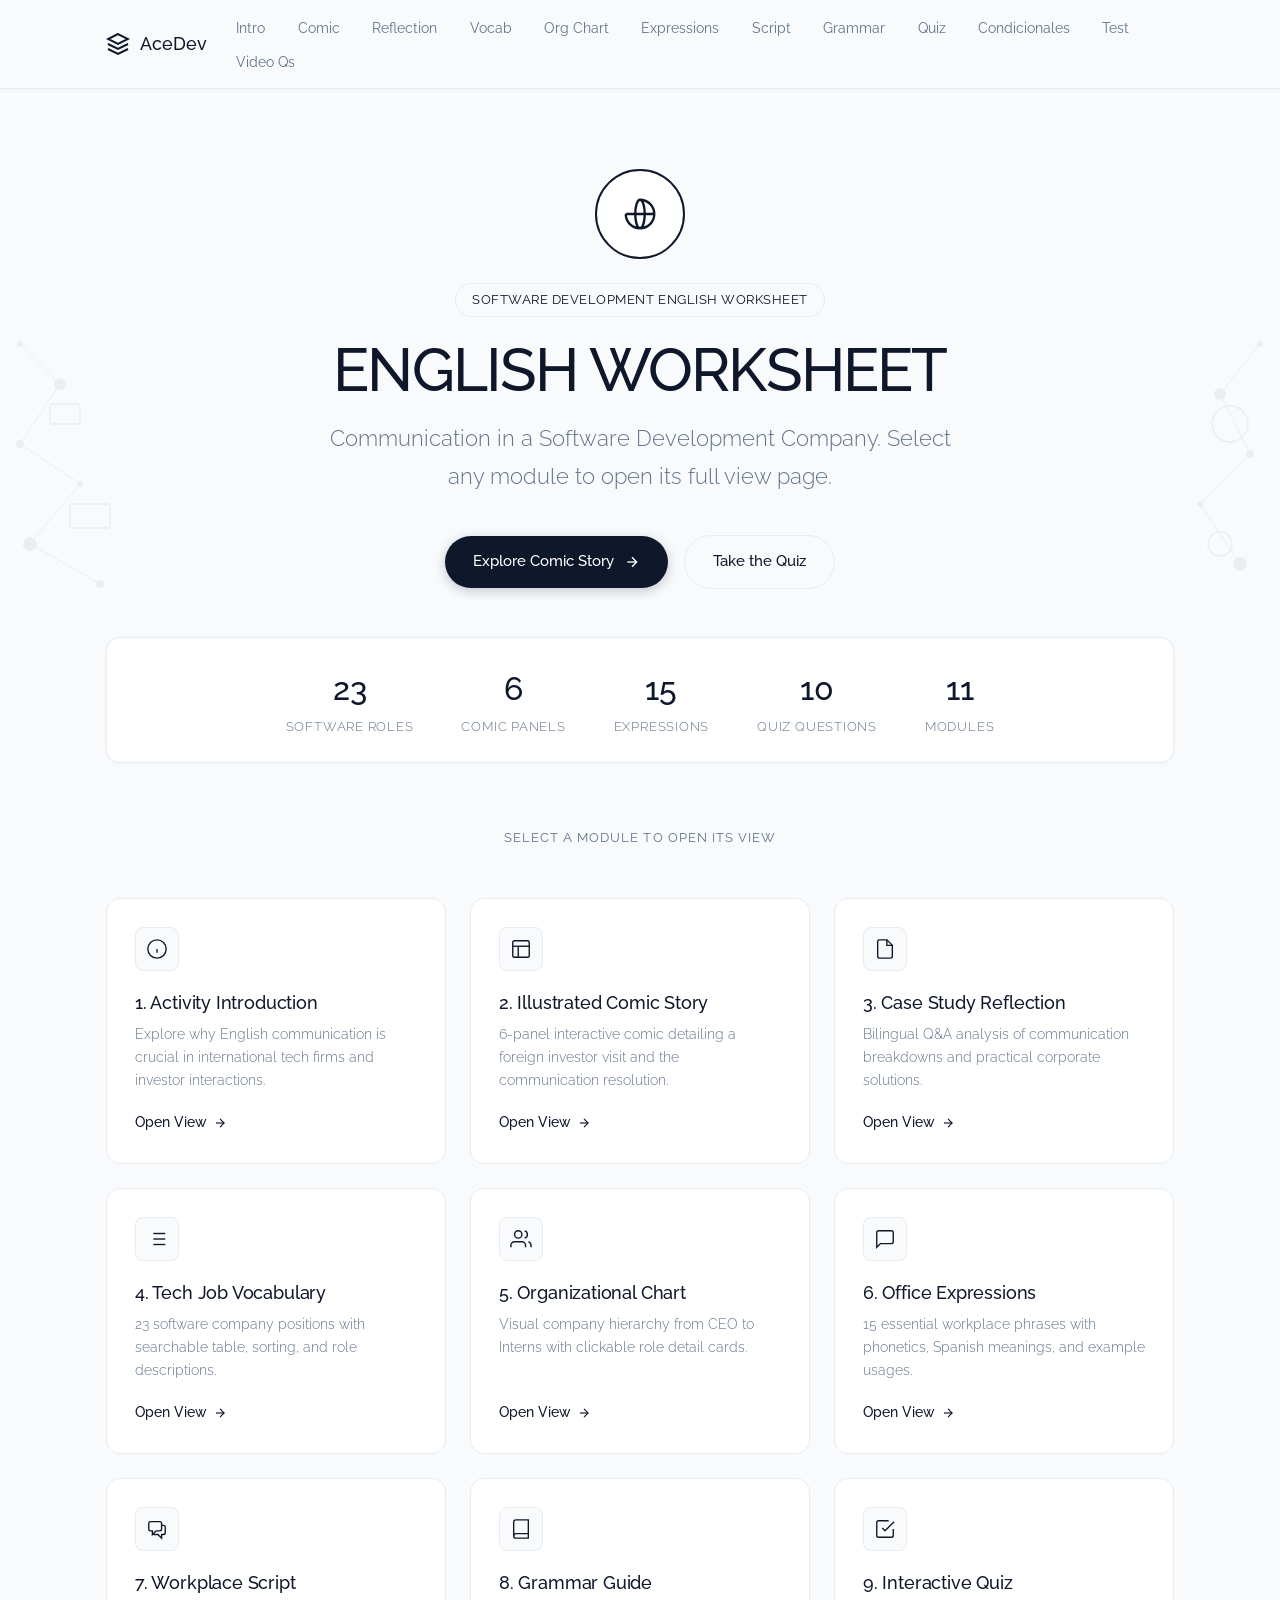
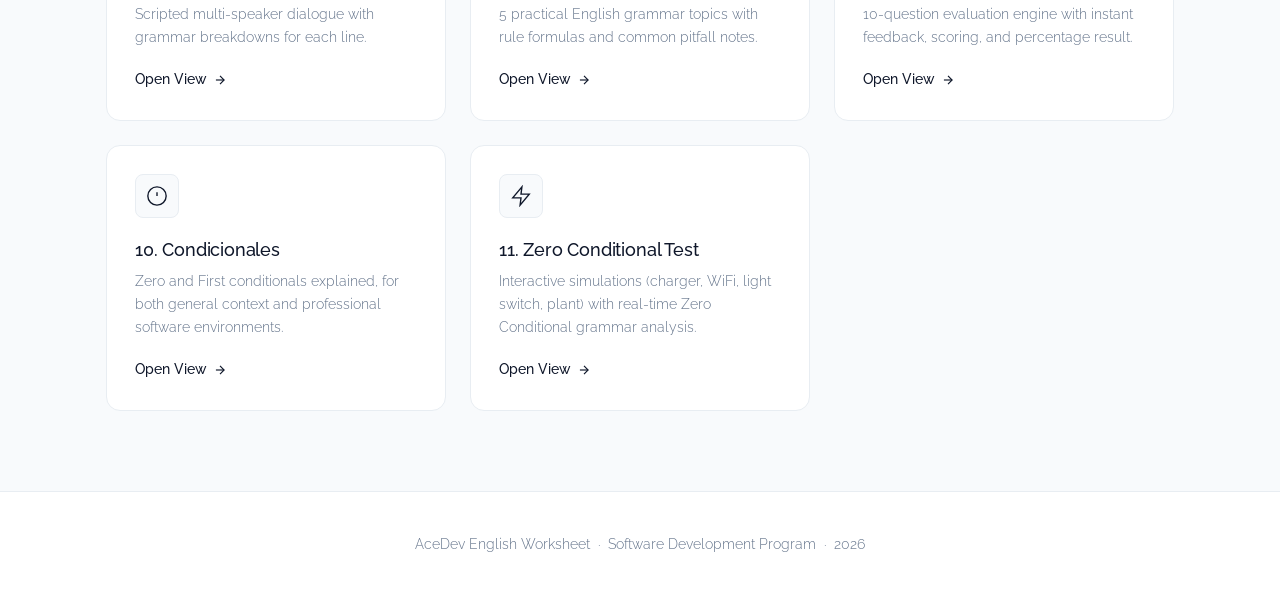
<file: index.html>
﻿<!DOCTYPE html>
<html lang="en">
<head>
  <meta charset="UTF-8">
  <meta name="viewport" content="width=device-width, initial-scale=1.0">
  <meta name="description" content="AceDev English Worksheet Platform - Communication in a Software Development Company.">
  <title>English Worksheet | AceDev English Tech Platform</title>
  <link rel="stylesheet" href="shared.css">
  <style>
    /* Index-specific styles */
    .hero {
      padding: 5rem 0 4rem 0;
      text-align: center;
      position: relative;
      overflow: hidden;
    }

    .hero-ring {
      width: 90px;
      height: 90px;
      border: 2px solid var(--color-navy);
      border-radius: 50%;
      margin: 0 auto 1.5rem auto;
      display: flex;
      align-items: center;
      justify-content: center;
      animation: ring-pulse 3s infinite ease-in-out;
      background: var(--color-surface);
    }

    .hero-ring svg { width: 38px; height: 38px; color: var(--color-navy); }

    @keyframes ring-pulse {
      0%, 100% { box-shadow: 0 0 0 0 rgba(15, 23, 42, 0.12); }
      50% { box-shadow: 0 0 0 16px rgba(15, 23, 42, 0); }
    }

    .hero-badge {
      display: inline-block;
      padding: 0.3rem 1rem;
      border-radius: var(--border-radius-pill);
      border: 1px solid var(--color-border);
      color: var(--color-navy);
      font-size: 0.82rem;
      font-weight: 400;
      margin-bottom: 1rem;
      letter-spacing: 0.04em;
      text-transform: uppercase;
    }

    .hero-title {
      font-size: clamp(2.25rem, 5vw, 3.75rem);
      font-weight: 500;
      color: var(--color-navy);
      letter-spacing: -0.03em;
      margin-bottom: 0.75rem;
    }

    .hero-subtitle {
      font-size: clamp(1.05rem, 2vw, 1.35rem);
      color: var(--color-text-muted);
      font-weight: 300;
      max-width: 650px;
      margin: 0 auto 2.5rem auto;
    }

    .hero-cta {
      display: flex;
      align-items: center;
      justify-content: center;
      gap: 1rem;
      flex-wrap: wrap;
      margin-bottom: 3rem;
    }

    .stats-strip {
      display: flex;
      align-items: center;
      justify-content: center;
      gap: 3rem;
      padding: 1.5rem 2rem;
      background: var(--color-surface);
      border: 1px solid var(--color-border);
      border-radius: var(--border-radius);
      margin-top: 2rem;
      box-shadow: var(--shadow-sm);
      flex-wrap: wrap;
    }

    .stat { text-align: center; }
    .stat-num { font-size: 2rem; font-weight: 500; color: var(--color-navy); }
    .stat-label { font-size: 0.8rem; font-weight: 300; color: var(--color-text-muted); text-transform: uppercase; letter-spacing: 0.06em; }

    /* Modules Grid */
    .modules-grid {
      display: grid;
      grid-template-columns: repeat(3, 1fr);
      gap: 1.5rem;
      padding: 2rem 0 5rem 0;
      position: relative;
      z-index: 1;
    }

    .module-card {
      background: var(--color-surface);
      border: 1px solid var(--color-border);
      border-radius: var(--border-radius);
      padding: 1.75rem;
      text-decoration: none;
      color: inherit;
      display: flex;
      flex-direction: column;
      transition: var(--transition);
    }

    .module-card:hover {
      transform: translateY(-4px);
      box-shadow: var(--shadow-md);
    }

    .module-icon {
      width: 44px;
      height: 44px;
      border-radius: var(--border-radius-sm);
      background: var(--color-bg);
      border: 1px solid var(--color-border);
      display: flex;
      align-items: center;
      justify-content: center;
      color: var(--color-navy);
      margin-bottom: 1.25rem;
      transition: var(--transition);
    }

    .module-card:hover .module-icon {
      background: var(--color-navy);
      color: #fff;
    }

    .module-card h3 { font-size: 1.15rem; font-weight: 500; color: var(--color-navy); margin-bottom: 0.5rem; }
    .module-card p { font-size: 0.9rem; font-weight: 300; color: var(--color-text-muted); line-height: 1.6; margin-bottom: 1.25rem; }

    .module-action {
      display: inline-flex;
      align-items: center;
      gap: 0.4rem;
      font-size: 0.875rem;
      font-weight: 500;
      color: var(--color-navy);
      margin-top: auto;
    }

    .module-action svg { transition: transform var(--transition); }
    .module-card:hover .module-action svg { transform: translateX(4px); }

    /* Section Label */
    .section-label {
      text-align: center;
      margin-bottom: 1rem;
    }

    .section-label-text {
      font-size: 0.82rem;
      font-weight: 400;
      color: var(--color-text-muted);
      text-transform: uppercase;
      letter-spacing: 0.08em;
    }

    /* Side SVG deco for main page */
    .hero-deco-left, .hero-deco-right {
      position: absolute;
      top: 50%;
      transform: translateY(-50%);
      opacity: 0.05;
      pointer-events: none;
    }
    .hero-deco-left { left: 0; }
    .hero-deco-right { right: 0; }

    @media (max-width: 1024px) {
      .modules-grid { grid-template-columns: repeat(2, 1fr); }
      .hero-deco-left, .hero-deco-right { display: none; }
    }

    @media (max-width: 640px) {
      .modules-grid { grid-template-columns: 1fr; }
      .stats-strip { gap: 1.5rem; }
      .stat-num { font-size: 1.6rem; }
    }
  </style>
</head>
<body>

  <!-- Navbar -->
  <nav class="navbar">
    <div class="container nav-container">
      <a href="index.html" class="nav-logo">
        <svg viewBox="0 0 24 24" fill="none" stroke="currentColor" stroke-width="2"><path d="M12 2L2 7l10 5 10-5-10-5zM2 17l10 5 10-5M2 12l10 5 10-5"/></svg>
        <span>AceDev</span>
      </a>
      <ul class="nav-links">
        <li><a href="intro.html" class="nav-link">Intro</a></li>
        <li><a href="comic.html" class="nav-link">Comic</a></li>
        <li><a href="reflection.html" class="nav-link">Reflection</a></li>
        <li><a href="vocab.html" class="nav-link">Vocab</a></li>
        <li><a href="org-chart.html" class="nav-link">Org Chart</a></li>
        <li><a href="expressions.html" class="nav-link">Expressions</a></li>
        <li><a href="conversation.html" class="nav-link">Script</a></li>
        <li><a href="grammar.html" class="nav-link">Grammar</a></li>
        <li><a href="quiz.html" class="nav-link">Quiz</a></li>
        <li><a href="condicionales.html" class="nav-link">Condicionales</a></li>
        <li><a href="test.html" class="nav-link">Test</a></li>
        <li><a href="video-questions.html" class="nav-link">Video Qs</a></li>
      </ul>
      <button class="hamburger" id="hamburger" aria-label="Menu">
        <span></span><span></span><span></span>
      </button>
    </div>
    <div class="mobile-nav" id="mobileNav">
      <ul>
        <li><a href="intro.html" class="nav-link">1. Introduction</a></li>
        <li><a href="comic.html" class="nav-link">2. Comic Story</a></li>
        <li><a href="reflection.html" class="nav-link">3. Reflection</a></li>
        <li><a href="vocab.html" class="nav-link">4. Vocabulary</a></li>
        <li><a href="org-chart.html" class="nav-link">5. Org Chart</a></li>
        <li><a href="expressions.html" class="nav-link">6. Expressions</a></li>
        <li><a href="conversation.html" class="nav-link">7. Script</a></li>
        <li><a href="grammar.html" class="nav-link">8. Grammar</a></li>
        <li><a href="quiz.html" class="nav-link">9. Quiz</a></li>
        <li><a href="condicionales.html" class="nav-link">10. Condicionales</a></li>
        <li><a href="test.html" class="nav-link">11. Test</a></li>
        <li><a href="video-questions.html" class="nav-link">12. Video Questions</a></li>
      </ul>
    </div>
  </nav>

  <!-- Hero -->
  <section class="hero">
    <!-- Decorative side SVGs -->
    <div class="hero-deco-left">
      <svg width="180" height="300" viewBox="0 0 180 300" fill="none">
        <circle cx="20" cy="40" r="3" fill="#0f172a"/>
        <circle cx="60" cy="80" r="6" fill="#0f172a"/>
        <circle cx="20" cy="140" r="4" fill="#0f172a"/>
        <circle cx="80" cy="180" r="3" fill="#0f172a"/>
        <circle cx="30" cy="240" r="7" fill="#0f172a"/>
        <circle cx="100" cy="280" r="4" fill="#0f172a"/>
        <line x1="20" y1="40" x2="60" y2="80" stroke="#0f172a" stroke-width="1"/>
        <line x1="60" y1="80" x2="20" y2="140" stroke="#0f172a" stroke-width="1"/>
        <line x1="20" y1="140" x2="80" y2="180" stroke="#0f172a" stroke-width="1"/>
        <line x1="80" y1="180" x2="30" y2="240" stroke="#0f172a" stroke-width="1"/>
        <line x1="30" y1="240" x2="100" y2="280" stroke="#0f172a" stroke-width="1"/>
        <rect x="50" y="100" width="30" height="20" rx="3" stroke="#0f172a" stroke-width="1.5"/>
        <rect x="70" y="200" width="40" height="24" rx="3" stroke="#0f172a" stroke-width="1.5"/>
      </svg>
    </div>
    <div class="hero-deco-right">
      <svg width="180" height="300" viewBox="0 0 180 300" fill="none">
        <circle cx="160" cy="40" r="3" fill="#0f172a"/>
        <circle cx="120" cy="90" r="6" fill="#0f172a"/>
        <circle cx="150" cy="150" r="4" fill="#0f172a"/>
        <circle cx="100" cy="200" r="3" fill="#0f172a"/>
        <circle cx="140" cy="260" r="7" fill="#0f172a"/>
        <line x1="160" y1="40" x2="120" y2="90" stroke="#0f172a" stroke-width="1"/>
        <line x1="120" y1="90" x2="150" y2="150" stroke="#0f172a" stroke-width="1"/>
        <line x1="150" y1="150" x2="100" y2="200" stroke="#0f172a" stroke-width="1"/>
        <line x1="100" y1="200" x2="140" y2="260" stroke="#0f172a" stroke-width="1"/>
        <circle cx="130" cy="120" r="18" stroke="#0f172a" stroke-width="1.5"/>
        <circle cx="120" cy="240" r="12" stroke="#0f172a" stroke-width="1.5"/>
      </svg>
    </div>

    <div class="container">
      <div class="hero-ring">
        <svg viewBox="0 0 24 24" fill="none" stroke="currentColor" stroke-width="1.5"><path d="M21 12a9 9 0 01-9 9m9-9a9 9 0 00-9-9m9 9H3m9 9a9 9 0 01-9-9m9 9c1.657 0 3-4.03 3-9s-1.343-9-3-9m0 18c-1.657 0-3-4.03-3-9s1.343-9 3-9"/></svg>
      </div>
      <div class="hero-badge">Software Development English Worksheet</div>
      <h1 class="hero-title">ENGLISH WORKSHEET</h1>
      <p class="hero-subtitle">Communication in a Software Development Company. Select any module to open its full view page.</p>
      <div class="hero-cta">
        <a href="comic.html" class="btn btn-navy">Explore Comic Story <svg width="16" height="16" viewBox="0 0 24 24" fill="none" stroke="currentColor" stroke-width="2"><line x1="5" y1="12" x2="19" y2="12"/><polyline points="12 5 19 12 12 19"/></svg></a>
        <a href="quiz.html" class="btn btn-ghost">Take the Quiz</a>
      </div>
      <div class="stats-strip">
        <div class="stat"><div class="stat-num">23</div><div class="stat-label">Software Roles</div></div>
        <div class="stat"><div class="stat-num">6</div><div class="stat-label">Comic Panels</div></div>
        <div class="stat"><div class="stat-num">15</div><div class="stat-label">Expressions</div></div>
        <div class="stat"><div class="stat-num">10</div><div class="stat-label">Quiz Questions</div></div>
        <div class="stat"><div class="stat-num">11</div><div class="stat-label">Modules</div></div>
      </div>
    </div>
  </section>

  <!-- Modules Grid -->
  <div class="container">
    <div class="section-label">
      <p class="section-label-text">Select a module to open its view</p>
    </div>
    <div class="modules-grid">

      <a href="intro.html" class="module-card">
        <div class="module-icon"><svg width="22" height="22" viewBox="0 0 24 24" fill="none" stroke="currentColor" stroke-width="1.5"><circle cx="12" cy="12" r="10"/><line x1="12" y1="16" x2="12" y2="12"/><line x1="12" y1="8" x2="12.01" y2="8"/></svg></div>
        <h3>1. Activity Introduction</h3>
        <p>Explore why English communication is crucial in international tech firms and investor interactions.</p>
        <div class="module-action">Open View <svg width="14" height="14" viewBox="0 0 24 24" fill="none" stroke="currentColor" stroke-width="2"><line x1="5" y1="12" x2="19" y2="12"/><polyline points="12 5 19 12 12 19"/></svg></div>
      </a>

      <a href="comic.html" class="module-card">
        <div class="module-icon"><svg width="22" height="22" viewBox="0 0 24 24" fill="none" stroke="currentColor" stroke-width="1.5"><rect x="3" y="3" width="18" height="18" rx="2"/><line x1="3" y1="9" x2="21" y2="9"/><line x1="9" y1="21" x2="9" y2="9"/></svg></div>
        <h3>2. Illustrated Comic Story</h3>
        <p>6-panel interactive comic detailing a foreign investor visit and the communication resolution.</p>
        <div class="module-action">Open View <svg width="14" height="14" viewBox="0 0 24 24" fill="none" stroke="currentColor" stroke-width="2"><line x1="5" y1="12" x2="19" y2="12"/><polyline points="12 5 19 12 12 19"/></svg></div>
      </a>

      <a href="reflection.html" class="module-card">
        <div class="module-icon"><svg width="22" height="22" viewBox="0 0 24 24" fill="none" stroke="currentColor" stroke-width="1.5"><path d="M14 2H6a2 2 0 00-2 2v16a2 2 0 002 2h12a2 2 0 002-2V8z"/><polyline points="14 2 14 8 20 8"/></svg></div>
        <h3>3. Case Study Reflection</h3>
        <p>Bilingual Q&A analysis of communication breakdowns and practical corporate solutions.</p>
        <div class="module-action">Open View <svg width="14" height="14" viewBox="0 0 24 24" fill="none" stroke="currentColor" stroke-width="2"><line x1="5" y1="12" x2="19" y2="12"/><polyline points="12 5 19 12 12 19"/></svg></div>
      </a>

      <a href="vocab.html" class="module-card">
        <div class="module-icon"><svg width="22" height="22" viewBox="0 0 24 24" fill="none" stroke="currentColor" stroke-width="1.5"><line x1="8" y1="6" x2="21" y2="6"/><line x1="8" y1="12" x2="21" y2="12"/><line x1="8" y1="18" x2="21" y2="18"/><line x1="3" y1="6" x2="3.01" y2="6"/><line x1="3" y1="12" x2="3.01" y2="12"/><line x1="3" y1="18" x2="3.01" y2="18"/></svg></div>
        <h3>4. Tech Job Vocabulary</h3>
        <p>23 software company positions with searchable table, sorting, and role descriptions.</p>
        <div class="module-action">Open View <svg width="14" height="14" viewBox="0 0 24 24" fill="none" stroke="currentColor" stroke-width="2"><line x1="5" y1="12" x2="19" y2="12"/><polyline points="12 5 19 12 12 19"/></svg></div>
      </a>

      <a href="org-chart.html" class="module-card">
        <div class="module-icon"><svg width="22" height="22" viewBox="0 0 24 24" fill="none" stroke="currentColor" stroke-width="1.5"><path d="M17 21v-2a4 4 0 00-4-4H5a4 4 0 00-4 4v2"/><circle cx="9" cy="7" r="4"/><path d="M23 21v-2a4 4 0 00-3-3.87"/><path d="M16 3.13a4 4 0 010 7.75"/></svg></div>
        <h3>5. Organizational Chart</h3>
        <p>Visual company hierarchy from CEO to Interns with clickable role detail cards.</p>
        <div class="module-action">Open View <svg width="14" height="14" viewBox="0 0 24 24" fill="none" stroke="currentColor" stroke-width="2"><line x1="5" y1="12" x2="19" y2="12"/><polyline points="12 5 19 12 12 19"/></svg></div>
      </a>

      <a href="expressions.html" class="module-card">
        <div class="module-icon"><svg width="22" height="22" viewBox="0 0 24 24" fill="none" stroke="currentColor" stroke-width="1.5"><path d="M21 15a2 2 0 01-2 2H7l-4 4V5a2 2 0 012-2h14a2 2 0 012 2z"/></svg></div>
        <h3>6. Office Expressions</h3>
        <p>15 essential workplace phrases with phonetics, Spanish meanings, and example usages.</p>
        <div class="module-action">Open View <svg width="14" height="14" viewBox="0 0 24 24" fill="none" stroke="currentColor" stroke-width="2"><line x1="5" y1="12" x2="19" y2="12"/><polyline points="12 5 19 12 12 19"/></svg></div>
      </a>

      <a href="conversation.html" class="module-card">
        <div class="module-icon"><svg width="22" height="22" viewBox="0 0 24 24" fill="none" stroke="currentColor" stroke-width="1.5"><path d="M17 8h2a2 2 0 012 2v6a2 2 0 01-2 2h-2v4l-4-4H9a1.994 1.994 0 01-1.414-.586m0 0L11 14h4a2 2 0 002-2V6a2 2 0 00-2-2H5a2 2 0 00-2 2v6a2 2 0 002 2h2v4l.586-.586z"/></svg></div>
        <h3>7. Workplace Script</h3>
        <p>Scripted multi-speaker dialogue with grammar breakdowns for each line.</p>
        <div class="module-action">Open View <svg width="14" height="14" viewBox="0 0 24 24" fill="none" stroke="currentColor" stroke-width="2"><line x1="5" y1="12" x2="19" y2="12"/><polyline points="12 5 19 12 12 19"/></svg></div>
      </a>

      <a href="grammar.html" class="module-card">
        <div class="module-icon"><svg width="22" height="22" viewBox="0 0 24 24" fill="none" stroke="currentColor" stroke-width="1.5"><path d="M4 19.5A2.5 2.5 0 016.5 17H20"/><path d="M6.5 2H20v20H6.5A2.5 2.5 0 014 19.5v-15A2.5 2.5 0 016.5 2z"/></svg></div>
        <h3>8. Grammar Guide</h3>
        <p>5 practical English grammar topics with rule formulas and common pitfall notes.</p>
        <div class="module-action">Open View <svg width="14" height="14" viewBox="0 0 24 24" fill="none" stroke="currentColor" stroke-width="2"><line x1="5" y1="12" x2="19" y2="12"/><polyline points="12 5 19 12 12 19"/></svg></div>
      </a>

      <a href="quiz.html" class="module-card">
        <div class="module-icon"><svg width="22" height="22" viewBox="0 0 24 24" fill="none" stroke="currentColor" stroke-width="1.5"><path d="M9 11l3 3L22 4"/><path d="M21 12v7a2 2 0 01-2 2H5a2 2 0 01-2-2V5a2 2 0 012-2h11"/></svg></div>
        <h3>9. Interactive Quiz</h3>
        <p>10-question evaluation engine with instant feedback, scoring, and percentage result.</p>
        <div class="module-action">Open View <svg width="14" height="14" viewBox="0 0 24 24" fill="none" stroke="currentColor" stroke-width="2"><line x1="5" y1="12" x2="19" y2="12"/><polyline points="12 5 19 12 12 19"/></svg></div>
      </a>

      <a href="condicionales.html" class="module-card">
        <div class="module-icon"><svg width="22" height="22" viewBox="0 0 24 24" fill="none" stroke="currentColor" stroke-width="1.5"><circle cx="12" cy="12" r="10"/><line x1="12" y1="8" x2="12" y2="12"/><line x1="12" y1="16" x2="12.01" y2="16"/></svg></div>
        <h3>10. Condicionales</h3>
        <p>Zero and First conditionals explained, for both general context and professional software environments.</p>
        <div class="module-action">Open View <svg width="14" height="14" viewBox="0 0 24 24" fill="none" stroke="currentColor" stroke-width="2"><line x1="5" y1="12" x2="19" y2="12"/><polyline points="12 5 19 12 12 19"/></svg></div>
      </a>

      <a href="test.html" class="module-card">
        <div class="module-icon"><svg width="22" height="22" viewBox="0 0 24 24" fill="none" stroke="currentColor" stroke-width="1.5"><polygon points="13 2 3 14 12 14 11 22 21 10 12 10 13 2"/></svg></div>
        <h3>11. Zero Conditional Test</h3>
        <p>Interactive simulations (charger, WiFi, light switch, plant) with real-time Zero Conditional grammar analysis.</p>
        <div class="module-action">Open View <svg width="14" height="14" viewBox="0 0 24 24" fill="none" stroke="currentColor" stroke-width="2"><line x1="5" y1="12" x2="19" y2="12"/><polyline points="12 5 19 12 12 19"/></svg></div>
      </a>

    </div>
  </div>

  <footer>
    <div class="container">
      AceDev English Worksheet &nbsp;·&nbsp; Software Development Program &nbsp;·&nbsp; <span id="year"></span>
    </div>
  </footer>

  <script>
    document.getElementById('year').textContent = new Date().getFullYear();
    const hamburger = document.getElementById('hamburger');
    const mobileNav = document.getElementById('mobileNav');
    hamburger.addEventListener('click', () => mobileNav.classList.toggle('open'));

    // Scroll reveal
    const observer = new IntersectionObserver(entries => {
      entries.forEach(e => { if (e.isIntersecting) e.target.classList.add('visible'); });
    }, { threshold: 0.1 });
    document.querySelectorAll('.reveal').forEach(el => observer.observe(el));
  </script>
</body>
</html>
</file>
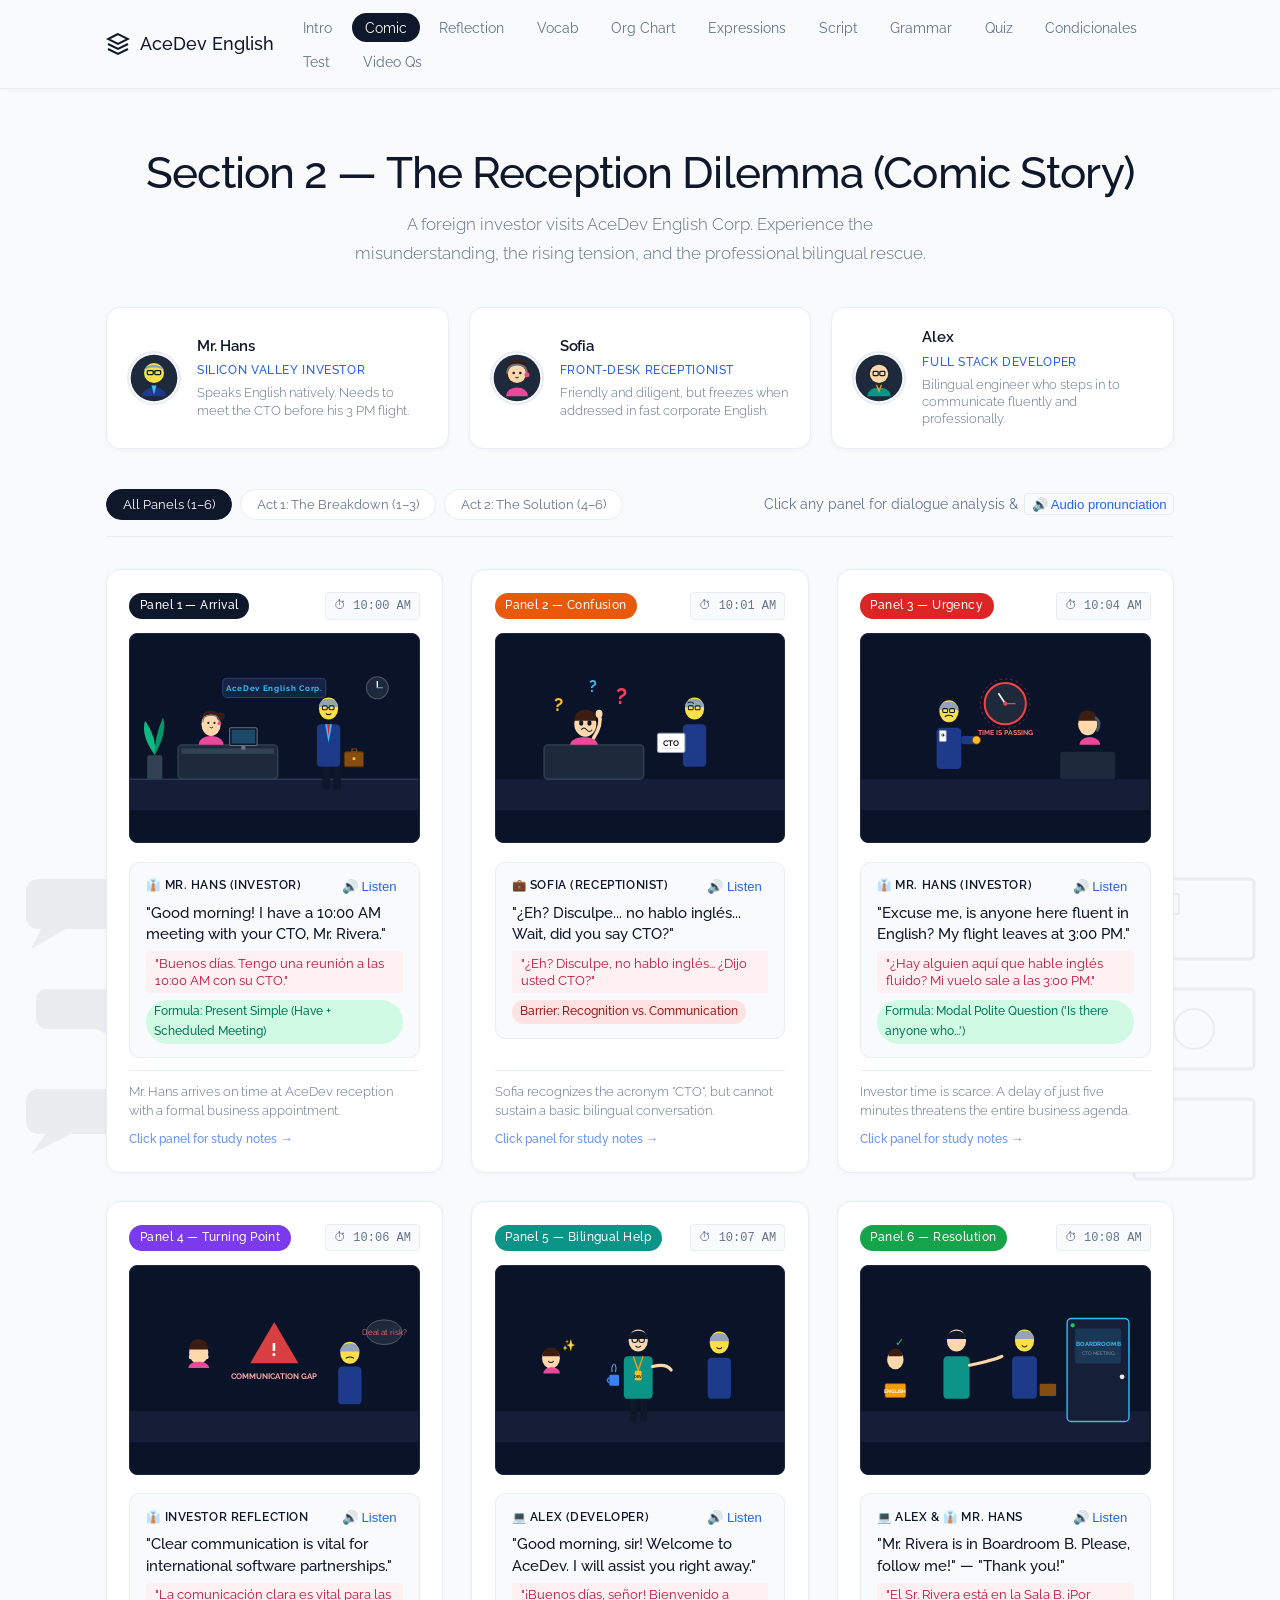
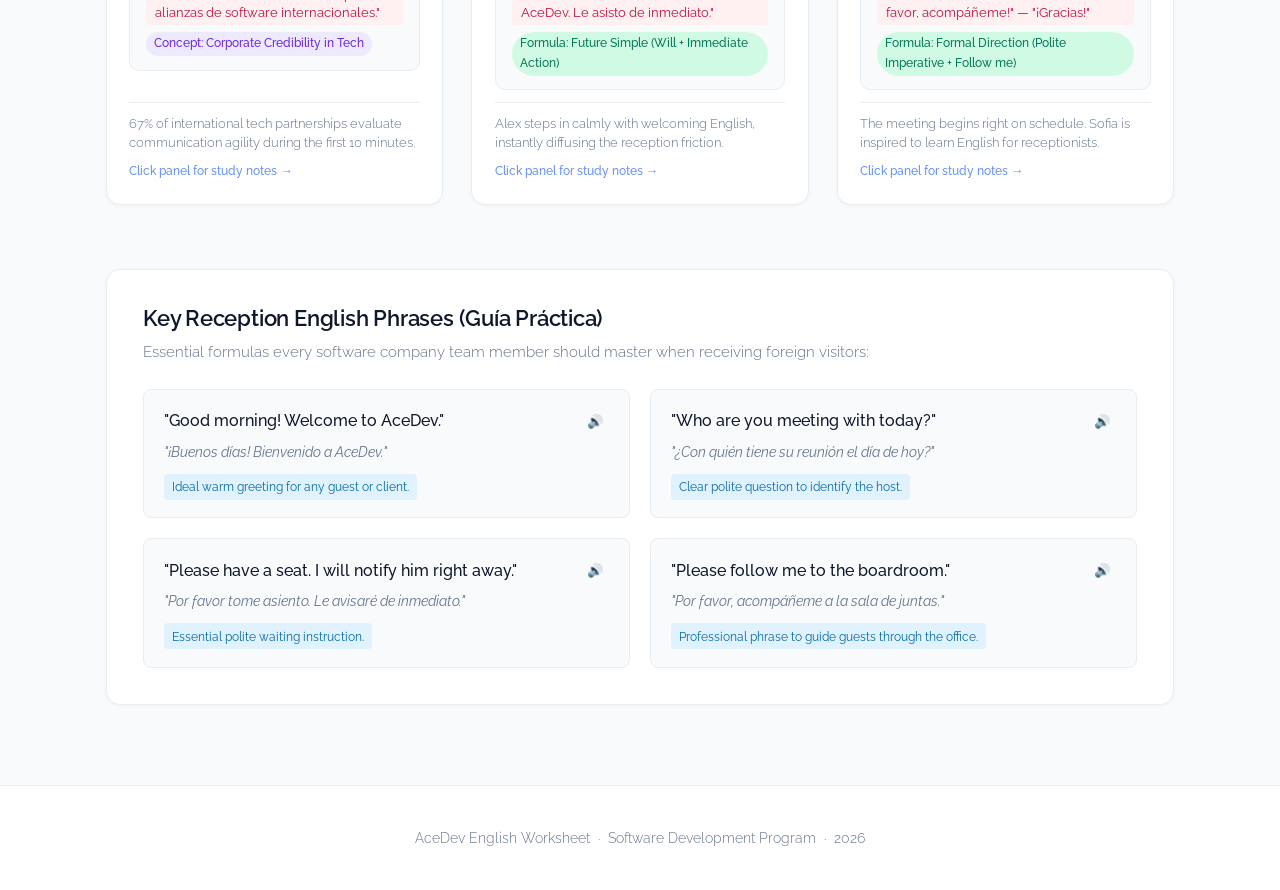
<file: comic.html>
﻿<!DOCTYPE html>
<html lang="en">
<head>
  <meta charset="UTF-8">
  <meta name="viewport" content="width=device-width, initial-scale=1.0">
  <title>Comic Story | AceDev English</title>
  <link rel="stylesheet" href="shared.css">
  <style>
    /* Cast of characters banner */
    .cast-bar {
      display: grid;
      grid-template-columns: repeat(3, 1fr);
      gap: 1.25rem;
      margin-bottom: 2.5rem;
    }
    .cast-card {
      background: var(--color-surface);
      border: 1px solid var(--color-border);
      border-radius: var(--border-radius);
      padding: 1.25rem;
      display: flex;
      align-items: center;
      gap: 1rem;
      box-shadow: var(--shadow-sm);
      transition: var(--transition);
    }
    .cast-card:hover {
      transform: translateY(-2px);
      box-shadow: var(--shadow-md);
      border-color: var(--color-navy);
    }
    .cast-avatar {
      width: 54px;
      height: 54px;
      border-radius: 50%;
      background: var(--color-bg);
      border: 2px solid var(--color-border);
      display: flex;
      align-items: center;
      justify-content: center;
      flex-shrink: 0;
      overflow: hidden;
    }
    .cast-avatar svg {
      width: 100%;
      height: 100%;
    }
    .cast-info h4 {
      font-size: 0.95rem;
      font-weight: 600;
      color: var(--color-navy);
      margin-bottom: 0.2rem;
    }
    .cast-role {
      font-size: 0.78rem;
      font-weight: 500;
      color: #2563eb;
      text-transform: uppercase;
      letter-spacing: 0.05em;
      margin-bottom: 0.25rem;
    }
    .cast-desc {
      font-size: 0.8rem;
      color: var(--color-text-muted);
      font-weight: 300;
      line-height: 1.35;
    }

    /* Filter & Story controls */
    .story-nav-wrap {
      display: flex;
      align-items: center;
      justify-content: space-between;
      flex-wrap: wrap;
      gap: 1rem;
      margin-bottom: 2rem;
      padding-bottom: 1rem;
      border-bottom: 1px solid var(--color-border);
    }
    .story-acts-pills {
      display: flex;
      gap: 0.5rem;
    }
    .act-btn {
      padding: 0.45rem 1rem;
      border-radius: var(--border-radius-pill);
      font-family: var(--font-family);
      font-size: 0.82rem;
      font-weight: 400;
      border: 1px solid var(--color-border);
      background: var(--color-surface);
      color: var(--color-text-muted);
      cursor: pointer;
      transition: var(--transition);
    }
    .act-btn:hover, .act-btn.active {
      background: var(--color-navy);
      color: #fff;
      border-color: var(--color-navy);
    }
    .story-helper-hint {
      font-size: 0.85rem;
      color: var(--color-text-muted);
      display: flex;
      align-items: center;
      gap: 0.4rem;
    }

    /* Comic Grid & Cards */
    .comic-grid {
      display: grid;
      grid-template-columns: repeat(3, 1fr);
      gap: 1.75rem;
      position: relative;
      z-index: 1;
    }
    .comic-card {
      background: var(--color-surface);
      border: 1px solid var(--color-border);
      border-radius: var(--border-radius);
      padding: 1.4rem;
      cursor: pointer;
      transition: var(--transition);
      display: flex;
      flex-direction: column;
      position: relative;
      box-shadow: var(--shadow-sm);
    }
    .comic-card:hover {
      transform: translateY(-5px);
      box-shadow: var(--shadow-lg);
      border-color: #94a3b8;
    }
    .panel-header-badge {
      display: flex;
      justify-content: space-between;
      align-items: center;
      margin-bottom: 0.85rem;
    }
    .panel-tag {
      background: var(--color-navy);
      color: #fff;
      font-size: 0.72rem;
      font-weight: 500;
      padding: 0.2rem 0.65rem;
      border-radius: var(--border-radius-pill);
      letter-spacing: 0.04em;
    }
    .panel-time {
      font-family: var(--font-mono);
      font-size: 0.75rem;
      color: var(--color-text-muted);
      background: var(--color-bg);
      border: 1px solid var(--color-border);
      padding: 0.15rem 0.5rem;
      border-radius: 4px;
    }

    /* SVG Illustration Box */
    .illus-box {
      width: 100%;
      height: 210px;
      background: #0b1329;
      border-radius: var(--border-radius-sm);
      margin-bottom: 1.15rem;
      overflow: hidden;
      border: 1px solid #1e293b;
      position: relative;
    }
    .illus-box svg {
      width: 100%;
      height: 100%;
      display: block;
    }

    /* Dialogue Bubbles */
    .bubble {
      background: var(--color-bg);
      border: 1px solid var(--color-border);
      border-radius: 10px;
      padding: 0.85rem 1rem;
      margin-bottom: 0.75rem;
      position: relative;
    }
    .bubble-speaker {
      font-size: 0.72rem;
      font-weight: 600;
      color: var(--color-navy);
      text-transform: uppercase;
      letter-spacing: 0.05em;
      margin-bottom: 0.35rem;
      display: flex;
      align-items: center;
      justify-content: space-between;
    }
    .speech-btn {
      background: none;
      border: none;
      cursor: pointer;
      font-size: 0.82rem;
      color: #2563eb;
      display: inline-flex;
      align-items: center;
      gap: 0.25rem;
      padding: 0.15rem 0.4rem;
      border-radius: 4px;
      transition: var(--transition);
    }
    .speech-btn:hover {
      background: rgba(37,99,235,0.1);
    }
    .bubble-en {
      font-weight: 500;
      font-size: 0.92rem;
      color: var(--color-navy);
      line-height: 1.45;
      margin-bottom: 0.45rem;
    }
    .bubble-es {
      font-size: 0.82rem;
      color: var(--color-es-flag);
      background: var(--color-es-bg);
      padding: 0.2rem 0.55rem;
      border-radius: 4px;
      display: inline-block;
      font-weight: 400;
      line-height: 1.35;
    }
    .grammar-pill {
      display: inline-block;
      font-size: 0.72rem;
      font-weight: 500;
      color: #047857;
      background: #d1fae5;
      padding: 0.15rem 0.5rem;
      border-radius: var(--border-radius-pill);
      margin-top: 0.4rem;
    }
    .panel-note {
      font-size: 0.83rem;
      font-weight: 300;
      color: var(--color-text-muted);
      border-top: 1px solid var(--color-border);
      padding-top: 0.65rem;
      margin-top: auto;
      line-height: 1.45;
    }

    /* Key Phrases Cheat Sheet Section */
    .phrases-section {
      margin-top: 4rem;
      background: var(--color-surface);
      border: 1px solid var(--color-border);
      border-radius: var(--border-radius);
      padding: 2.25rem;
      box-shadow: var(--shadow-sm);
    }
    .phrases-header {
      margin-bottom: 1.5rem;
    }
    .phrases-header h2 {
      font-size: 1.35rem;
      color: var(--color-navy);
      font-weight: 600;
      margin-bottom: 0.4rem;
    }
    .phrases-header p {
      font-size: 0.92rem;
      color: var(--color-text-muted);
      font-weight: 300;
    }
    .phrases-grid {
      display: grid;
      grid-template-columns: repeat(2, 1fr);
      gap: 1.25rem;
    }
    .phrase-box {
      background: var(--color-bg);
      border: 1px solid var(--color-border);
      border-radius: var(--border-radius-sm);
      padding: 1.1rem 1.25rem;
      display: flex;
      flex-direction: column;
      gap: 0.4rem;
      transition: var(--transition);
    }
    .phrase-box:hover {
      border-color: #2563eb;
      box-shadow: var(--shadow-sm);
    }
    .phrase-en-row {
      display: flex;
      justify-content: space-between;
      align-items: center;
    }
    .phrase-en {
      font-size: 1rem;
      font-weight: 500;
      color: var(--color-navy);
    }
    .phrase-es {
      font-size: 0.85rem;
      color: var(--color-text-muted);
      font-style: italic;
    }
    .phrase-tip {
      font-size: 0.78rem;
      color: #0369a1;
      background: #e0f2fe;
      display: inline-block;
      padding: 0.15rem 0.5rem;
      border-radius: 4px;
      margin-top: 0.2rem;
      align-self: flex-start;
    }

    /* Side illustrations */
    .side-wrap { position: relative; }
    .side-deco-left, .side-deco-right {
      position: absolute;
      top: 40%;
      transform: translateY(-50%);
      opacity: 0.055;
      pointer-events: none;
      z-index: 0;
    }
    .side-deco-left { left: -90px; }
    .side-deco-right { right: -90px; }

    @media (max-width: 1080px) {
      .comic-grid { grid-template-columns: repeat(2, 1fr); }
      .cast-bar { grid-template-columns: 1fr; }
      .side-deco-left, .side-deco-right { display: none; }
    }
    @media (max-width: 680px) {
      .comic-grid { grid-template-columns: 1fr; }
      .phrases-grid { grid-template-columns: 1fr; }
      .story-nav-wrap { flex-direction: column; align-items: flex-start; }
    }
  </style>
</head>
<body>

  <nav class="navbar">
    <div class="container nav-container">
      <a href="index.html" class="nav-logo">
        <svg width="22" height="22" viewBox="0 0 24 24" fill="none" stroke="currentColor" stroke-width="2"><path d="M12 2L2 7l10 5 10-5-10-5zM2 17l10 5 10-5M2 12l10 5 10-5"/></svg>
        <span>AceDev English</span>
      </a>
      <ul class="nav-links">
        <li><a href="intro.html" class="nav-link">Intro</a></li>
        <li><a href="comic.html" class="nav-link active">Comic</a></li>
        <li><a href="reflection.html" class="nav-link">Reflection</a></li>
        <li><a href="vocab.html" class="nav-link">Vocab</a></li>
        <li><a href="org-chart.html" class="nav-link">Org Chart</a></li>
        <li><a href="expressions.html" class="nav-link">Expressions</a></li>
        <li><a href="conversation.html" class="nav-link">Script</a></li>
        <li><a href="grammar.html" class="nav-link">Grammar</a></li>
        <li><a href="quiz.html" class="nav-link">Quiz</a></li>
        <li><a href="condicionales.html" class="nav-link">Condicionales</a></li>
        <li><a href="test.html" class="nav-link">Test</a></li>
        <li><a href="video-questions.html" class="nav-link">Video Qs</a></li>
      </ul>
      <button class="hamburger" id="hamburger" aria-label="Menu"><span></span><span></span><span></span></button>
    </div>
    <div class="mobile-nav" id="mobileNav">
      <ul>
        <li><a href="intro.html">1. Introduction</a></li>
        <li><a href="comic.html" class="active">2. Comic Story</a></li>
        <li><a href="reflection.html">3. Reflection</a></li>
        <li><a href="vocab.html">4. Vocabulary</a></li>
        <li><a href="org-chart.html">5. Org Chart</a></li>
        <li><a href="expressions.html">6. Expressions</a></li>
        <li><a href="conversation.html">7. Script</a></li>
        <li><a href="grammar.html">8. Grammar</a></li>
        <li><a href="quiz.html">9. Quiz</a></li>
        <li><a href="condicionales.html">10. Condicionales</a></li>
        <li><a href="test.html">11. Test</a></li>
      </ul>
    </div>
  </nav>

  <div class="container page-header">
    <h1 class="page-title">Section 2 — The Reception Dilemma (Comic Story)</h1>
    <p class="page-subtitle">A foreign investor visits AceDev English Corp. Experience the misunderstanding, the rising tension, and the professional bilingual rescue.</p>
  </div>

  <div class="container" style="padding-bottom: 5rem;">
    
    <!-- Cast of Characters -->
    <div class="cast-bar">
      <!-- Hans -->
      <div class="cast-card">
        <div class="cast-avatar">
          <svg viewBox="0 0 60 60">
            <circle cx="30" cy="30" r="28" fill="#1e293b"/>
            <!-- Head -->
            <circle cx="30" cy="24" r="12" fill="#fde047"/>
            <!-- Grey hair -->
            <path d="M 18 22 C 18 12, 42 12, 42 22 C 40 16, 20 16, 18 22 Z" fill="#94a3b8"/>
            <!-- Glasses -->
            <rect x="22" y="21" width="7" height="5" rx="1" fill="none" stroke="#0f172a" stroke-width="1.5"/>
            <rect x="31" y="21" width="7" height="5" rx="1" fill="none" stroke="#0f172a" stroke-width="1.5"/>
            <line x1="29" y1="23" x2="31" y2="23" stroke="#0f172a" stroke-width="1.5"/>
            <!-- Suit body -->
            <path d="M 16 52 C 16 38, 44 38, 44 52 Z" fill="#1e3a8a"/>
            <polygon points="27,39 33,39 30,50" fill="#38bdf8"/>
          </svg>
        </div>
        <div class="cast-info">
          <h4>Mr. Hans</h4>
          <div class="cast-role">Silicon Valley Investor</div>
          <div class="cast-desc">Speaks English natively. Needs to meet the CTO before his 3 PM flight.</div>
        </div>
      </div>

      <!-- Sofia -->
      <div class="cast-card">
        <div class="cast-avatar">
          <svg viewBox="0 0 60 60">
            <circle cx="30" cy="30" r="28" fill="#1e293b"/>
            <!-- Hair back -->
            <circle cx="30" cy="22" r="14" fill="#3b1d11"/>
            <!-- Head -->
            <circle cx="30" cy="25" r="11" fill="#fed7aa"/>
            <!-- Eyes & smile -->
            <circle cx="26" cy="24" r="1.5" fill="#0f172a"/>
            <circle cx="34" cy="24" r="1.5" fill="#0f172a"/>
            <path d="M 28 29 Q 30 31 32 29" stroke="#0f172a" stroke-width="1.2" fill="none"/>
            <!-- Headset -->
            <path d="M 18 25 Q 18 14 30 14 Q 42 14 42 25" fill="none" stroke="#64748b" stroke-width="2"/>
            <circle cx="42" cy="26" r="3" fill="#ec4899"/>
            <!-- Clothes -->
            <path d="M 17 52 C 17 38, 43 38, 43 52 Z" fill="#ec4899"/>
          </svg>
        </div>
        <div class="cast-info">
          <h4>Sofia</h4>
          <div class="cast-role">Front-Desk Receptionist</div>
          <div class="cast-desc">Friendly and diligent, but freezes when addressed in fast corporate English.</div>
        </div>
      </div>

      <!-- Alex -->
      <div class="cast-card">
        <div class="cast-avatar">
          <svg viewBox="0 0 60 60">
            <circle cx="30" cy="30" r="28" fill="#1e293b"/>
            <!-- Hair -->
            <path d="M 18 22 C 18 12, 42 12, 42 22 Z" fill="#0f172a"/>
            <!-- Head -->
            <circle cx="30" cy="25" r="11" fill="#fed7aa"/>
            <!-- Modern glasses -->
            <rect x="23" y="22" width="6" height="5" rx="1" fill="none" stroke="#0f172a" stroke-width="1.5"/>
            <rect x="31" y="22" width="6" height="5" rx="1" fill="none" stroke="#0f172a" stroke-width="1.5"/>
            <!-- Dev Hoodie -->
            <path d="M 16 52 C 16 38, 44 38, 44 52 Z" fill="#0d9488"/>
            <!-- Lanyard -->
            <path d="M 27 38 L 30 46 L 33 38" fill="none" stroke="#f59e0b" stroke-width="1.5"/>
          </svg>
        </div>
        <div class="cast-info">
          <h4>Alex</h4>
          <div class="cast-role">Full Stack Developer</div>
          <div class="cast-desc">Bilingual engineer who steps in to communicate fluently and professionally.</div>
        </div>
      </div>
    </div>

    <!-- Story Filter Nav -->
    <div class="story-nav-wrap">
      <div class="story-acts-pills">
        <button class="act-btn active" onclick="filterAct('all', this)">All Panels (1–6)</button>
        <button class="act-btn" onclick="filterAct('act1', this)">Act 1: The Breakdown (1–3)</button>
        <button class="act-btn" onclick="filterAct('act2', this)">Act 2: The Solution (4–6)</button>
      </div>
      <div class="story-helper-hint">
        <span>Click any panel for dialogue analysis &amp;</span>
        <button class="speech-btn" style="background: var(--color-bg); border: 1px solid var(--color-border);" onclick="speakText('Click on any speaker to listen to native English pronunciation!')">
          🔊 Audio pronunciation
        </button>
      </div>
    </div>

    <div class="side-wrap">
      <!-- Left decorative graphic -->
      <div class="side-deco-left">
        <svg width="140" height="400" viewBox="0 0 140 400" fill="none">
          <rect x="10" y="20" width="100" height="50" rx="12" fill="#0f172a"/>
          <polygon points="25,70 15,90 50,70" fill="#0f172a"/>
          <rect x="20" y="130" width="80" height="40" rx="10" fill="#0f172a"/>
          <polygon points="90,170 110,185 80,170" fill="#0f172a"/>
          <rect x="10" y="230" width="110" height="45" rx="12" fill="#0f172a"/>
          <polygon points="30,275 15,295 55,275" fill="#0f172a"/>
        </svg>
      </div>

      <!-- Right decorative graphic -->
      <div class="side-deco-right">
        <svg width="140" height="400" viewBox="0 0 140 400" fill="none">
          <rect x="10" y="20" width="120" height="80" rx="4" stroke="#0f172a" stroke-width="3"/>
          <rect x="25" y="35" width="30" height="20" rx="2" stroke="#0f172a" stroke-width="2"/>
          <rect x="10" y="130" width="120" height="80" rx="4" stroke="#0f172a" stroke-width="3"/>
          <circle cx="70" cy="170" r="20" stroke="#0f172a" stroke-width="2"/>
          <rect x="10" y="240" width="120" height="80" rx="4" stroke="#0f172a" stroke-width="3"/>
        </svg>
      </div>

      <div class="comic-grid">
        <!-- Panel 1: The Arrival -->
        <div class="comic-card" data-act="act1" onclick="openPanelModal(1)">
          <div class="panel-header-badge">
            <span class="panel-tag">Panel 1 — Arrival</span>
            <span class="panel-time">⏱ 10:00 AM</span>
          </div>

          <!-- SVG Illustration 1: Mr Hans at Reception Desk -->
          <div class="illus-box">
            <svg viewBox="0 0 420 210">
              <!-- Background office -->
              <rect width="420" height="210" fill="#0b1329"/>
              <rect y="165" width="420" height="45" fill="#151e36"/>
              <line x1="0" y1="165" x2="420" y2="165" stroke="#2a3756" stroke-width="2"/>

              <!-- Company sign on wall -->
              <rect x="135" y="18" width="150" height="28" rx="6" fill="#152243" stroke="#2a3f74" stroke-width="1.5"/>
              <text x="210" y="36" fill="#38bdf8" font-size="11" font-weight="bold" text-anchor="middle" letter-spacing="1">AceDev English Corp.</text>

              <!-- Clock at 10:00 -->
              <circle cx="360" cy="32" r="16" fill="#1e293b" stroke="#475569" stroke-width="1.5"/>
              <line x1="360" y1="32" x2="360" y2="22" stroke="#f8fafc" stroke-width="2"/>
              <line x1="360" y1="32" x2="368" y2="32" stroke="#38bdf8" stroke-width="1.5"/>

              <!-- Plant on left -->
              <rect x="25" y="130" width="22" height="35" rx="3" fill="#334155"/>
              <path d="M 36 130 Q 15 100 22 80 Q 40 105 36 130" fill="#10b981"/>
              <path d="M 36 130 Q 55 95 48 75 Q 35 105 36 130" fill="#059669"/>

              <!-- Reception desk -->
              <rect x="70" y="115" width="145" height="50" rx="6" fill="#1e293b" stroke="#334155" stroke-width="2"/>
              <rect x="75" y="120" width="135" height="8" fill="#334155"/>
              <!-- Desktop Monitor -->
              <rect x="145" y="90" width="40" height="26" rx="2" fill="#0f172a" stroke="#64748b" stroke-width="1.5"/>
              <rect x="148" y="93" width="34" height="20" fill="#38bdf8" opacity="0.3"/>
              <rect x="162" y="116" width="6" height="6" fill="#64748b"/>

              <!-- Sofia behind desk -->
              <ellipse cx="118" cy="85" rx="14" ry="17" fill="#fed7aa"/>
              <!-- Sofia hair -->
              <path d="M 104 80 C 104 60, 132 60, 132 80 C 130 68, 106 68, 104 80 Z" fill="#3b1d11"/>
              <circle cx="132" cy="74" r="6" fill="#3b1d11"/> <!-- bun -->
              <!-- Sofia eyes & smile -->
              <circle cx="114" cy="83" r="1.5" fill="#0f172a"/>
              <circle cx="123" cy="83" r="1.5" fill="#0f172a"/>
              <path d="M 116 89 Q 118 92 121 89" stroke="#0f172a" stroke-width="1.2" fill="none"/>
              <!-- Sofia body -->
              <path d="M 100 115 C 100 98, 136 98, 136 115 Z" fill="#ec4899"/>
              <!-- Headset -->
              <path d="M 106 82 Q 106 72 118 72 Q 130 72 130 82" fill="none" stroke="#64748b" stroke-width="1.5"/>
              <circle cx="130" cy="84" r="2.5" fill="#ec4899"/>

              <!-- Mr Hans standing right -->
              <!-- Legs -->
              <rect x="280" y="145" width="11" height="35" rx="2" fill="#0f172a"/>
              <rect x="296" y="145" width="11" height="35" rx="2" fill="#0f172a"/>
              <!-- Suit Body -->
              <rect x="272" y="85" width="34" height="62" rx="6" fill="#1e3a8a"/>
              <!-- Shirt & Tie -->
              <polygon points="284,85 294,85 289,112" fill="#38bdf8"/>
              <polygon points="287,85 291,85 289,102" fill="#e11d48"/>
              <!-- Head -->
              <ellipse cx="289" cy="62" rx="14" ry="16" fill="#fde047"/>
              <!-- Hair grey -->
              <path d="M 275 60 C 275 44, 303 44, 303 60 Z" fill="#94a3b8"/>
              <!-- Glasses -->
              <rect x="280" y="58" width="7" height="6" rx="1.5" fill="none" stroke="#0f172a" stroke-width="1.5"/>
              <rect x="290" y="58" width="7" height="6" rx="1.5" fill="none" stroke="#0f172a" stroke-width="1.5"/>
              <line x1="287" y1="61" x2="290" y2="61" stroke="#0f172a" stroke-width="1.5"/>
              <!-- Smile -->
              <path d="M 285 69 Q 289 73 293 69" stroke="#0f172a" stroke-width="1.5" fill="none"/>
              <!-- Briefcase in hand -->
              <rect x="312" y="125" width="28" height="22" rx="3" fill="#854d0e" stroke="#5a3106" stroke-width="1.5"/>
              <rect x="323" y="121" width="7" height="4" fill="none" stroke="#854d0e" stroke-width="1.5"/>
              <rect x="324" y="133" width="4" height="4" fill="#fbbf24"/>
            </svg>
          </div>

          <div class="bubble">
            <div class="bubble-speaker">
              <span>👔 Mr. Hans (Investor)</span>
              <button class="speech-btn" onclick="event.stopPropagation(); speakText('Good morning! I have a 10:00 AM meeting with your CTO, Mr. Rivera.')">
                🔊 Listen
              </button>
            </div>
            <div class="bubble-en">"Good morning! I have a 10:00 AM meeting with your CTO, Mr. Rivera."</div>
            <div class="bubble-es">"Buenos días. Tengo una reunión a las 10:00 AM con su CTO."</div>
            <div class="grammar-pill">Formula: Present Simple (Have + Scheduled Meeting)</div>
          </div>

          <div class="panel-note">
            Mr. Hans arrives on time at AceDev reception with a formal business appointment.
          </div>
          <span class="click-hint" style="margin-top: 0.5rem; font-size: 0.78rem; color: #2563eb;">Click panel for study notes →</span>
        </div>

        <!-- Panel 2: Language Barrier -->
        <div class="comic-card" data-act="act1" onclick="openPanelModal(2)">
          <div class="panel-header-badge">
            <span class="panel-tag" style="background:#ea580c;">Panel 2 — Confusion</span>
            <span class="panel-time">⏱ 10:01 AM</span>
          </div>

          <!-- SVG Illustration 2: Sofia Panicking -->
          <div class="illus-box">
            <svg viewBox="0 0 420 210">
              <rect width="420" height="210" fill="#0b1329"/>
              <rect y="165" width="420" height="45" fill="#151e36"/>

              <!-- Question marks aura around Sofia -->
              <text x="85" y="65" fill="#fbbf24" font-size="28" font-weight="bold">?</text>
              <text x="175" y="55" fill="#f43f5e" font-size="34" font-weight="bold">?</text>
              <text x="135" y="38" fill="#38bdf8" font-size="24" font-weight="bold">?</text>

              <!-- Reception desk -->
              <rect x="70" y="115" width="145" height="50" rx="6" fill="#1e293b" stroke="#334155" stroke-width="2"/>

              <!-- Sofia confused & scratching head -->
              <ellipse cx="130" cy="85" rx="16" ry="18" fill="#fed7aa"/>
              <path d="M 114 80 C 114 58, 146 58, 146 80 Z" fill="#3b1d11"/>
              <!-- Sweat drop -->
              <path d="M 152 75 C 148 68, 156 68, 152 75 Z" fill="#38bdf8"/>
              <circle cx="152" cy="77" r="2.5" fill="#38bdf8"/>
              <!-- Hand scratching head -->
              <ellipse cx="150" cy="70" rx="5" ry="6" fill="#fed7aa"/>
              <path d="M 142 105 Q 155 85 150 72" stroke="#fed7aa" stroke-width="5" fill="none" stroke-linecap="round"/>
              <!-- Wavy mouth (hesitation) -->
              <path d="M 124 93 Q 128 88 132 93 Q 136 98 140 93" stroke="#0f172a" stroke-width="1.5" fill="none"/>
              <!-- Wide confused eyes -->
              <ellipse cx="124" cy="83" rx="3" ry="4" fill="#0f172a"/>
              <ellipse cx="136" cy="83" rx="3" ry="4" fill="#0f172a"/>
              <path d="M 108 115 C 108 100, 148 100, 148 115 Z" fill="#ec4899"/>

              <!-- Hans holding appointment card -->
              <rect x="272" y="85" width="34" height="62" rx="6" fill="#1e3a8a"/>
              <ellipse cx="289" cy="62" rx="14" ry="16" fill="#fde047"/>
              <path d="M 275 60 C 275 44, 303 44, 303 60 Z" fill="#94a3b8"/>
              <rect x="280" y="58" width="7" height="6" rx="1.5" fill="none" stroke="#0f172a" stroke-width="1.5"/>
              <rect x="290" y="58" width="7" height="6" rx="1.5" fill="none" stroke="#0f172a" stroke-width="1.5"/>
              <!-- Hans raised eyebrow -->
              <path d="M 279 54 Q 284 51 288 55" stroke="#0f172a" stroke-width="1.5" fill="none"/>
              <!-- Card showing CTO -->
              <rect x="235" y="98" width="40" height="28" rx="3" fill="#ffffff" stroke="#94a3b8" stroke-width="1.5"/>
              <text x="255" y="116" fill="#0f172a" font-size="11" font-weight="bold" text-anchor="middle">CTO</text>
              <line x1="240" y1="120" x2="270" y2="120" stroke="#cbd5e1" stroke-width="1"/>
            </svg>
          </div>

          <div class="bubble">
            <div class="bubble-speaker">
              <span>💼 Sofia (Receptionist)</span>
              <button class="speech-btn" onclick="event.stopPropagation(); speakText('Excuse me, I do not speak English. Wait, CTO?')">
                🔊 Listen
              </button>
            </div>
            <div class="bubble-en">"¿Eh? Disculpe... no hablo inglés... Wait, did you say CTO?"</div>
            <div class="bubble-es">"¿Eh? Disculpe, no hablo inglés... ¿Dijo usted CTO?"</div>
            <div class="grammar-pill" style="background:#fee2e2; color:#991b1b;">Barrier: Recognition vs. Communication</div>
          </div>

          <div class="panel-note">
            Sofia recognizes the acronym "CTO", but cannot sustain a basic bilingual conversation.
          </div>
          <span class="click-hint" style="margin-top: 0.5rem; font-size: 0.78rem; color: #2563eb;">Click panel for study notes →</span>
        </div>

        <!-- Panel 3: Time Pressure -->
        <div class="comic-card" data-act="act1" onclick="openPanelModal(3)">
          <div class="panel-header-badge">
            <span class="panel-tag" style="background:#dc2626;">Panel 3 — Urgency</span>
            <span class="panel-time">⏱ 10:04 AM</span>
          </div>

          <!-- SVG Illustration 3: Clock Ticking & Watch Check -->
          <div class="illus-box">
            <svg viewBox="0 0 420 210">
              <rect width="420" height="210" fill="#0b1329"/>
              <rect y="165" width="420" height="45" fill="#151e36"/>

              <!-- Large pulsing urgency clock -->
              <circle cx="210" cy="55" r="30" fill="#1e293b" stroke="#ef4444" stroke-width="3"/>
              <circle cx="210" cy="55" r="36" fill="none" stroke="#ef4444" stroke-width="1" stroke-dasharray="4,4" opacity="0.6"/>
              <!-- Clock hands showing 10:05 -->
              <line x1="210" y1="55" x2="200" y2="40" stroke="#f8fafc" stroke-width="2.5"/>
              <line x1="210" y1="55" x2="225" y2="55" stroke="#ef4444" stroke-width="2"/>
              <circle cx="210" cy="55" r="3" fill="#ef4444"/>
              <text x="210" y="100" fill="#f87171" font-size="10" font-weight="bold" text-anchor="middle">TIME IS PASSING</text>

              <!-- Hans looking at wrist watch with concern -->
              <rect x="110" y="90" width="36" height="60" rx="6" fill="#1e3a8a"/>
              <ellipse cx="128" cy="66" rx="14" ry="16" fill="#fde047"/>
              <path d="M 114 64 C 114 48, 142 48, 142 64 Z" fill="#94a3b8"/>
              <!-- Worried face -->
              <rect x="119" y="62" width="7" height="6" rx="1.5" fill="none" stroke="#0f172a" stroke-width="1.5"/>
              <rect x="129" y="62" width="7" height="6" rx="1.5" fill="none" stroke="#0f172a" stroke-width="1.5"/>
              <path d="M 122 74 Q 128 70 134 74" stroke="#0f172a" stroke-width="1.5" fill="none"/>
              <!-- Arm checking watch -->
              <rect x="146" y="102" width="22" height="12" rx="3" fill="#1e3a8a"/>
              <circle cx="168" cy="108" r="6" fill="#fbbf24" stroke="#78350f" stroke-width="1"/>
              <!-- Plane ticket in pocket -->
              <rect x="114" y="94" width="10" height="16" rx="1" fill="#fff" stroke="#94a3b8"/>
              <text x="119" y="104" fill="#0f172a" font-size="7" font-weight="bold" text-anchor="middle">✈</text>

              <!-- Sofia on phone nervous -->
              <rect x="290" y="125" width="80" height="40" rx="4" fill="#1e293b"/>
              <ellipse cx="330" cy="85" rx="14" ry="16" fill="#fed7aa"/>
              <path d="M 316 80 C 316 60, 344 60, 344 80 Z" fill="#3b1d11"/>
              <path d="M 318 115 C 318 100, 348 100, 348 115 Z" fill="#ec4899"/>
              <!-- Phone receiver to ear -->
              <path d="M 342 76 Q 350 82 344 94" stroke="#475569" stroke-width="4" fill="none" stroke-linecap="round"/>
            </svg>
          </div>

          <div class="bubble">
            <div class="bubble-speaker">
              <span>👔 Mr. Hans (Investor)</span>
              <button class="speech-btn" onclick="event.stopPropagation(); speakText('Excuse me, is there anyone who speaks English? My flight leaves at 3:00 PM.')">
                🔊 Listen
              </button>
            </div>
            <div class="bubble-en">"Excuse me, is anyone here fluent in English? My flight leaves at 3:00 PM."</div>
            <div class="bubble-es">"¿Hay alguien aquí que hable inglés fluido? Mi vuelo sale a las 3:00 PM."</div>
            <div class="grammar-pill">Formula: Modal Polite Question ('Is there anyone who...')</div>
          </div>

          <div class="panel-note">
            Investor time is scarce. A delay of just five minutes threatens the entire business agenda.
          </div>
          <span class="click-hint" style="margin-top: 0.5rem; font-size: 0.78rem; color: #2563eb;">Click panel for study notes →</span>
        </div>

        <!-- Panel 4: Reputational Risk -->
        <div class="comic-card" data-act="act2" onclick="openPanelModal(4)">
          <div class="panel-header-badge">
            <span class="panel-tag" style="background:#7c3aed;">Panel 4 — Turning Point</span>
            <span class="panel-time">⏱ 10:06 AM</span>
          </div>

          <!-- SVG Illustration 4: Reputational Risk Concept -->
          <div class="illus-box">
            <svg viewBox="0 0 420 210">
              <rect width="420" height="210" fill="#0b1329"/>
              <rect y="165" width="420" height="45" fill="#151e36"/>

              <!-- Warning central graphic -->
              <polygon points="210,35 245,95 175,95" fill="#ef4444" opacity="0.9"/>
              <text x="210" y="84" fill="#fff" font-size="28" font-weight="bold" text-anchor="middle">!</text>
              <text x="210" y="118" fill="#fca5a5" font-size="11" font-weight="bold" text-anchor="middle">COMMUNICATION GAP</text>

              <!-- Hans thinking about company reliability -->
              <ellipse cx="320" cy="80" rx="14" ry="16" fill="#fde047"/>
              <path d="M 306 78 C 306 62, 334 62, 334 78 Z" fill="#94a3b8"/>
              <rect x="303" y="100" width="34" height="55" rx="6" fill="#1e3a8a"/>
              <!-- Disappointed expression -->
              <path d="M 314 88 Q 320 84 326 88" stroke="#0f172a" stroke-width="1.5" fill="none"/>
              <!-- Broken deal thought bubble -->
              <ellipse cx="370" cy="50" rx="26" ry="18" fill="#1e293b" stroke="#64748b" stroke-width="1"/>
              <text x="370" y="54" fill="#f87171" font-size="12" text-anchor="middle">Deal at risk?</text>

              <!-- Sofia realizing the gravity -->
              <ellipse cx="100" cy="80" rx="14" ry="16" fill="#fed7aa"/>
              <path d="M 86 75 C 86 55, 114 55, 114 75 Z" fill="#3b1d11"/>
              <path d="M 85 102 C 85 90, 115 90, 115 102 Z" fill="#ec4899"/>
              <!-- Hands on face in realization -->
              <circle cx="89" cy="86" r="3.5" fill="#fed7aa"/>
              <circle cx="111" cy="86" r="3.5" fill="#fed7aa"/>
            </svg>
          </div>

          <div class="bubble">
            <div class="bubble-speaker">
              <span>👔 Investor Reflection</span>
              <button class="speech-btn" onclick="event.stopPropagation(); speakText('Clear communication is vital for international software partnerships.')">
                🔊 Listen
              </button>
            </div>
            <div class="bubble-en">"Clear communication is vital for international software partnerships."</div>
            <div class="bubble-es">"La comunicación clara es vital para las alianzas de software internacionales."</div>
            <div class="grammar-pill" style="background:#ede9fe; color:#6d28d9;">Concept: Corporate Credibility in Tech</div>
          </div>

          <div class="panel-note">
            67% of international tech partnerships evaluate communication agility during the first 10 minutes.
          </div>
          <span class="click-hint" style="margin-top: 0.5rem; font-size: 0.78rem; color: #2563eb;">Click panel for study notes →</span>
        </div>

        <!-- Panel 5: Alex Intervenes -->
        <div class="comic-card" data-act="act2" onclick="openPanelModal(5)">
          <div class="panel-header-badge">
            <span class="panel-tag" style="background:#0d9488;">Panel 5 — Bilingual Help</span>
            <span class="panel-time">⏱ 10:07 AM</span>
          </div>

          <!-- SVG Illustration 5: Alex Steps in with Coffee & Lanyard -->
          <div class="illus-box">
            <svg viewBox="0 0 420 210">
              <rect width="420" height="210" fill="#0b1329"/>
              <rect y="165" width="420" height="45" fill="#151e36"/>

              <!-- Alex in the center -->
              <!-- Legs -->
              <rect x="195" y="145" width="10" height="35" rx="2" fill="#0f172a"/>
              <rect x="210" y="145" width="10" height="35" rx="2" fill="#0f172a"/>
              <!-- Teal Hoodie Body -->
              <rect x="186" y="85" width="42" height="62" rx="6" fill="#0d9488"/>
              <!-- Dev Lanyard with Yellow Badge -->
              <path d="M 200 85 L 207 106 L 214 85" fill="none" stroke="#f59e0b" stroke-width="2"/>
              <rect x="202" y="106" width="10" height="14" rx="2" fill="#fbbf24"/>
              <text x="207" y="116" fill="#0f172a" font-size="6" font-weight="bold" text-anchor="middle">DEV</text>
              <!-- Head -->
              <ellipse cx="207" cy="62" rx="14" ry="16" fill="#fed7aa"/>
              <!-- Hair -->
              <path d="M 193 60 C 193 44, 221 44, 221 60 Z" fill="#0f172a"/>
              <!-- Round glasses -->
              <circle cx="202" cy="61" r="4" fill="none" stroke="#0f172a" stroke-width="1.5"/>
              <circle cx="212" cy="61" r="4" fill="none" stroke="#0f172a" stroke-width="1.5"/>
              <line x1="206" y1="61" x2="208" y2="61" stroke="#0f172a" stroke-width="1.5"/>
              <!-- Confident friendly smile -->
              <path d="M 203 70 Q 207 74 211 70" stroke="#0f172a" stroke-width="1.5" fill="none"/>
              <!-- Coffee mug in left hand with steam -->
              <rect x="165" y="112" width="14" height="16" rx="2" fill="#3b82f6"/>
              <path d="M 165 116 Q 159 120 165 124" stroke="#3b82f6" stroke-width="2" fill="none"/>
              <path d="M 169 108 Q 167 102 171 96" stroke="#93c5fd" stroke-width="1.2" fill="none"/>
              <path d="M 174 108 Q 176 102 173 96" stroke="#93c5fd" stroke-width="1.2" fill="none"/>
              <!-- Right hand welcoming gesture -->
              <path d="M 228 100 Q 248 95 255 105" stroke="#fed7aa" stroke-width="4.5" fill="none" stroke-linecap="round"/>

              <!-- Sofia relieved on left -->
              <ellipse cx="80" cy="88" rx="13" ry="15" fill="#fed7aa"/>
              <path d="M 68 85 C 68 68, 92 68, 92 85 Z" fill="#3b1d11"/>
              <path d="M 69 110 C 69 98, 93 98, 93 110 Z" fill="#ec4899"/>
              <!-- Sofia shiny happy eyes & big smile -->
              <path d="M 76 92 Q 80 96 84 92" stroke="#0f172a" stroke-width="1.5" fill="none"/>
              <text x="96" y="75" fill="#38bdf8" font-size="16">✨</text>

              <!-- Hans smiling & relieved on right -->
              <ellipse cx="325" cy="65" rx="14" ry="16" fill="#fde047"/>
              <path d="M 311 63 C 311 47, 339 47, 339 63 Z" fill="#94a3b8"/>
              <rect x="308" y="87" width="34" height="60" rx="6" fill="#1e3a8a"/>
              <!-- Smiling Hans -->
              <path d="M 321 72 Q 325 76 329 72" stroke="#0f172a" stroke-width="1.5" fill="none"/>
            </svg>
          </div>

          <div class="bubble">
            <div class="bubble-speaker">
              <span>💻 Alex (Developer)</span>
              <button class="speech-btn" onclick="event.stopPropagation(); speakText('Good morning, sir! Welcome to AceDev. Don’t worry, I will assist you right away.')">
                🔊 Listen
              </button>
            </div>
            <div class="bubble-en">"Good morning, sir! Welcome to AceDev. I will assist you right away."</div>
            <div class="bubble-es">"¡Buenos días, señor! Bienvenido a AceDev. Le asisto de inmediato."</div>
            <div class="grammar-pill">Formula: Future Simple (Will + Immediate Action)</div>
          </div>

          <div class="panel-note">
            Alex steps in calmly with welcoming English, instantly diffusing the reception friction.
          </div>
          <span class="click-hint" style="margin-top: 0.5rem; font-size: 0.78rem; color: #2563eb;">Click panel for study notes →</span>
        </div>

        <!-- Panel 6: Resolution -->
        <div class="comic-card" data-act="act2" onclick="openPanelModal(6)">
          <div class="panel-header-badge">
            <span class="panel-tag" style="background:#16a34a;">Panel 6 — Resolution</span>
            <span class="panel-time">⏱ 10:08 AM</span>
          </div>

          <!-- SVG Illustration 6: Guiding to Boardroom B -->
          <div class="illus-box">
            <svg viewBox="0 0 420 210">
              <rect width="420" height="210" fill="#0b1329"/>
              <rect y="165" width="420" height="45" fill="#151e36"/>

              <!-- Boardroom Door on right with frosted glass -->
              <rect x="300" y="30" width="90" height="150" rx="6" fill="#152038" stroke="#38bdf8" stroke-width="2"/>
              <rect x="312" y="45" width="66" height="50" rx="3" fill="#38bdf8" opacity="0.15" stroke="#38bdf8" stroke-width="1"/>
              <text x="345" y="70" fill="#38bdf8" font-size="9" font-weight="bold" text-anchor="middle">BOARDROOM B</text>
              <text x="345" y="83" fill="#94a3b8" font-size="7" text-anchor="middle">CTO MEETING</text>
              <circle cx="380" cy="115" r="3.5" fill="#e2e8f0"/> <!-- handle -->
              <circle cx="308" cy="40" r="3" fill="#22c55e"/> <!-- green status light -->

              <!-- Alex gesturing toward boardroom -->
              <rect x="120" y="85" width="38" height="62" rx="6" fill="#0d9488"/>
              <ellipse cx="139" cy="62" rx="14" ry="16" fill="#fed7aa"/>
              <path d="M 125 60 C 125 44, 153 44, 153 60 Z" fill="#0f172a"/>
              <path d="M 158 98 Q 195 90 205 85" stroke="#fed7aa" stroke-width="4.5" fill="none" stroke-linecap="round"/>

              <!-- Hans walking happily towards meeting -->
              <rect x="220" y="85" width="36" height="62" rx="6" fill="#1e3a8a"/>
              <ellipse cx="238" cy="62" rx="14" ry="16" fill="#fde047"/>
              <path d="M 224 60 C 224 44, 252 44, 252 60 Z" fill="#94a3b8"/>
              <!-- Big smile and thumbs up -->
              <path d="M 234 69 Q 238 74 242 69" stroke="#0f172a" stroke-width="1.5" fill="none"/>
              <rect x="260" y="125" width="24" height="18" rx="2" fill="#854d0e"/>

              <!-- Sofia in back with English book -->
              <ellipse cx="50" cy="90" rx="12" ry="14" fill="#fed7aa"/>
              <path d="M 40 85 C 40 70, 60 70, 60 85 Z" fill="#3b1d11"/>
              <!-- Book titled "English" on desk -->
              <rect x="35" y="125" width="30" height="20" rx="2" fill="#f59e0b" stroke="#b45309"/>
              <text x="50" y="138" fill="#fff" font-size="7" font-weight="bold" text-anchor="middle">ENGLISH</text>
              <text x="50" y="70" fill="#22c55e" font-size="16">✓</text>
            </svg>
          </div>

          <div class="bubble">
            <div class="bubble-speaker">
              <span>💻 Alex &amp; 👔 Mr. Hans</span>
              <button class="speech-btn" onclick="event.stopPropagation(); speakText('Mr. Rivera is waiting in Boardroom B. Please, follow me! - Thank you!')">
                🔊 Listen
              </button>
            </div>
            <div class="bubble-en">"Mr. Rivera is in Boardroom B. Please, follow me!" — "Thank you!"</div>
            <div class="bubble-es">"El Sr. Rivera está en la Sala B. ¡Por favor, acompáñeme!" — "¡Gracias!"</div>
            <div class="grammar-pill">Formula: Formal Direction (Polite Imperative + Follow me)</div>
          </div>

          <div class="panel-note">
            The meeting begins right on schedule. Sofia is inspired to learn English for receptionists.
          </div>
          <span class="click-hint" style="margin-top: 0.5rem; font-size: 0.78rem; color: #2563eb;">Click panel for study notes →</span>
        </div>
      </div>
    </div>

    <!-- Key Reception English Cheat Sheet -->
    <div class="phrases-section">
      <div class="phrases-header">
        <h2>Key Reception English Phrases (Guía Práctica)</h2>
        <p>Essential formulas every software company team member should master when receiving foreign visitors:</p>
      </div>

      <div class="phrases-grid">
        <div class="phrase-box">
          <div class="phrase-en-row">
            <span class="phrase-en">"Good morning! Welcome to AceDev."</span>
            <button class="speech-btn" onclick="speakText('Good morning! Welcome to AceDev.')">🔊</button>
          </div>
          <span class="phrase-es">"¡Buenos días! Bienvenido a AceDev."</span>
          <span class="phrase-tip">Ideal warm greeting for any guest or client.</span>
        </div>

        <div class="phrase-box">
          <div class="phrase-en-row">
            <span class="phrase-en">"Who are you meeting with today?"</span>
            <button class="speech-btn" onclick="speakText('Who are you meeting with today?')">🔊</button>
          </div>
          <span class="phrase-es">"¿Con quién tiene su reunión el día de hoy?"</span>
          <span class="phrase-tip">Clear polite question to identify the host.</span>
        </div>

        <div class="phrase-box">
          <div class="phrase-en-row">
            <span class="phrase-en">"Please have a seat. I will notify him right away."</span>
            <button class="speech-btn" onclick="speakText('Please have a seat. I will notify him right away.')">🔊</button>
          </div>
          <span class="phrase-es">"Por favor tome asiento. Le avisaré de inmediato."</span>
          <span class="phrase-tip">Essential polite waiting instruction.</span>
        </div>

        <div class="phrase-box">
          <div class="phrase-en-row">
            <span class="phrase-en">"Please follow me to the boardroom."</span>
            <button class="speech-btn" onclick="speakText('Please follow me to the boardroom.')">🔊</button>
          </div>
          <span class="phrase-es">"Por favor, acompáñeme a la sala de juntas."</span>
          <span class="phrase-tip">Professional phrase to guide guests through the office.</span>
        </div>
      </div>
    </div>

  </div>

  <!-- Detail Modal -->
  <div class="modal-overlay" id="detailModal">
    <div class="modal-content">
      <button class="modal-close-btn" onclick="closeModal()">×</button>
      <h3 class="modal-title" id="modalTitle">Title</h3>
      <div class="modal-subtitle" id="modalSubtitle">Subtitle</div>
      <div class="modal-body" id="modalBody">Content</div>
    </div>
  </div>

  <footer>
    <div class="container">AceDev English Worksheet &nbsp;·&nbsp; Software Development Program &nbsp;·&nbsp; <span id="year"></span></div>
  </footer>

  <script>
    document.getElementById('year').textContent = new Date().getFullYear();
    document.getElementById('hamburger').addEventListener('click', () => document.getElementById('mobileNav').classList.toggle('open'));

    // Native Speech Synthesis
    function speakText(text) {
      if ('speechSynthesis' in window) {
        window.speechSynthesis.cancel();
        const utter = new SpeechSynthesisUtterance(text);
        utter.lang = 'en-US';
        utter.rate = 0.95;
        window.speechSynthesis.speak(utter);
      } else {
        alert("Audio playback is not supported by your current browser.");
      }
    }

    // Story Act Filtering
    function filterAct(act, btn) {
      document.querySelectorAll('.act-btn').forEach(b => b.classList.remove('active'));
      btn.classList.add('active');

      const cards = document.querySelectorAll('.comic-card');
      cards.forEach(card => {
        if (act === 'all' || card.getAttribute('data-act') === act) {
          card.style.display = 'flex';
        } else {
          card.style.display = 'none';
        }
      });
    }

    // Panel Analysis Data
    const panelDetails = {
      1: {
        title: "Panel 1: Investor Arrival & Scheduled Meetings",
        sub: "Professional appointment verification at corporate reception",
        body: `
          <div style="margin-bottom: 1.25rem;">
            <p><strong>English Dialogue:</strong><br>
            <span style="font-size: 1.05rem; color: var(--color-navy); font-weight: 500;">
              "Good morning! I have a 10:00 AM meeting with your CTO, Mr. Rivera."
            </span>
            <button class="speech-btn" onclick="speakText('Good morning! I have a 10:00 AM meeting with your CTO, Mr. Rivera.')" style="margin-left: 0.5rem;">🔊 Listen</button>
            </p>
          </div>
          <p><strong>Spanish Translation:</strong><br>
          "Buenos días. Tengo una reunión a las 10:00 AM con su Director de Tecnología, el Sr. Rivera."</p>
          <br>
          <p><strong>Grammar Spotlight:</strong><br>
          Uses <em>Present Simple</em> with a scheduled time phrase: <code>Subject + have + a [time] meeting with [person]</code>.</p>
          <br>
          <p><strong>Business Etiquette Tip:</strong><br>
          In US and European corporate culture, arriving 5 to 10 minutes prior to a scheduled meeting is considered standard professionalism. Always state your meeting host's name and exact time.</p>
        `
      },
      2: {
        title: "Panel 2: The Language Barrier Dilemma",
        sub: "When reception staff are unprepared for international visitors",
        body: `
          <div style="margin-bottom: 1.25rem;">
            <p><strong>Situation:</strong><br>
            Sofia recognizes the acronym <strong>CTO</strong>, but without English training, she freezes and cannot ask the visitor to wait or sign in.</p>
          </div>
          <p><strong>Root Cause:</strong><br>
          Lack of standard bilingual reception protocols and basic emergency phrases for front-desk staff.</p>
          <br>
          <p><strong>Safe Phrases Sofia could say immediately:</strong></p>
          <ul style="padding-left: 1.25rem; line-height: 1.8;">
            <li><code>"One moment, please. I will find someone who speaks English."</code> <button class="speech-btn" onclick="speakText('One moment, please. I will find someone who speaks English.')">🔊</button></li>
            <li><code>"Please have a seat. Let me call Mr. Rivera."</code> <button class="speech-btn" onclick="speakText('Please have a seat. Let me call Mr. Rivera.')">🔊</button></li>
          </ul>
        `
      },
      3: {
        title: "Panel 3: Urgency & High Stakes",
        sub: "Why time efficiency directly impacts investor trust",
        body: `
          <div style="margin-bottom: 1.25rem;">
            <p><strong>English Dialogue:</strong><br>
            <span style="font-size: 1.05rem; color: var(--color-navy); font-weight: 500;">
              "Excuse me, is anyone here fluent in English? My flight leaves at 3:00 PM."
            </span>
            <button class="speech-btn" onclick="speakText('Excuse me, is anyone here fluent in English? My flight leaves at 3:00 PM.')" style="margin-left: 0.5rem;">🔊 Listen</button>
            </p>
          </div>
          <p><strong>Spanish Translation:</strong><br>
          "Disculpe, ¿hay alguien aquí que hable inglés fluido? Mi vuelo sale a las 3:00 PM."</p>
          <br>
          <p><strong>Grammar Structure:</strong><br>
          <code>Excuse me + is there anyone who [action]?</code> is a polite, indirect request format widely used in business English.</p>
          <br>
          <p><strong>Key Insight:</strong><br>
          Delays caused by language barriers produce unnecessary anxiety for clients who operate on rigid international travel schedules.</p>
        `
      },
      4: {
        title: "Panel 4: Corporate Reputation & Deal Success",
        sub: "How communication friction harms modern tech startups",
        body: `
          <div style="margin-bottom: 1.25rem;">
            <p><strong>Key Principle:</strong><br>
            Investors invest not just in code, but in organizational agility and communication readiness.</p>
          </div>
          <p><strong>Stat:</strong> Over 67% of international tech ventures fail or experience severe delays due to friction in requirements communication, not code quality.</p>
          <br>
          <p><strong>Corporate Lesson:</strong><br>
          Training receptionist teams in just 10 key English phrases eliminates over 90% of front-desk friction for global visitors.</p>
        `
      },
      5: {
        title: "Panel 5: Bilingual Developer Intervention",
        sub: "Stepping in calmly with professional conversational English",
        body: `
          <div style="margin-bottom: 1.25rem;">
            <p><strong>English Dialogue:</strong><br>
            <span style="font-size: 1.05rem; color: var(--color-navy); font-weight: 500;">
              "Good morning, sir! Welcome to AceDev. Don't worry, I will assist you right away."
            </span>
            <button class="speech-btn" onclick="speakText('Good morning, sir! Welcome to AceDev. Don’t worry, I will assist you right away.')" style="margin-left: 0.5rem;">🔊 Listen</button>
            </p>
          </div>
          <p><strong>Spanish Translation:</strong><br>
          "¡Buenos días, señor! Bienvenido a AceDev. No se preocupe, le ayudo de inmediato."</p>
          <br>
          <p><strong>Vocabulary & Formulas:</strong></p>
          <ul style="padding-left: 1.25rem; line-height: 1.8;">
            <li><code>"I will assist you right away"</code>: Future Simple for spontaneous willingness.</li>
            <li><code>"Welcome to [Company]"</code>: Standard warm corporate greeting.</li>
          </ul>
        `
      },
      6: {
        title: "Panel 6: Professional Resolution & Guidance",
        sub: "Directing clients to boardrooms with courtesy",
        body: `
          <div style="margin-bottom: 1.25rem;">
            <p><strong>English Dialogue:</strong><br>
            <span style="font-size: 1.05rem; color: var(--color-navy); font-weight: 500;">
              "Mr. Rivera is waiting in Boardroom B. Please, follow me!"
            </span>
            <button class="speech-btn" onclick="speakText('Mr. Rivera is waiting in Boardroom B. Please, follow me!')" style="margin-left: 0.5rem;">🔊 Listen</button>
            </p>
          </div>
          <p><strong>Spanish Translation:</strong><br>
          "El Sr. Rivera lo está esperando en la Sala de Juntas B. ¡Por favor, acompáñeme!"</p>
          <br>
          <p><strong>Key Resolution Takeaways:</strong></p>
          <ul style="padding-left: 1.25rem; line-height: 1.8;">
            <li>The meeting starts on time, preserving the company's high technical and operational reputation.</li>
            <li>Sofia signs up for the <strong>AceDev English for Professionals</strong> training program.</li>
          </ul>
        `
      }
    };

    function openPanelModal(num) {
      const p = panelDetails[num];
      if (!p) return;
      openModal(p.title, p.sub, p.body);
    }

    function openModal(t, s, b) {
      document.getElementById('modalTitle').textContent = t;
      document.getElementById('modalSubtitle').textContent = s;
      document.getElementById('modalBody').innerHTML = b;
      document.getElementById('detailModal').classList.add('active');
    }
    function closeModal() {
      document.getElementById('detailModal').classList.remove('active');
      if ('speechSynthesis' in window) window.speechSynthesis.cancel();
    }
    document.getElementById('detailModal').addEventListener('click', e => {
      if (e.target === document.getElementById('detailModal')) closeModal();
    });
  </script>
</body>
</html>
</file>
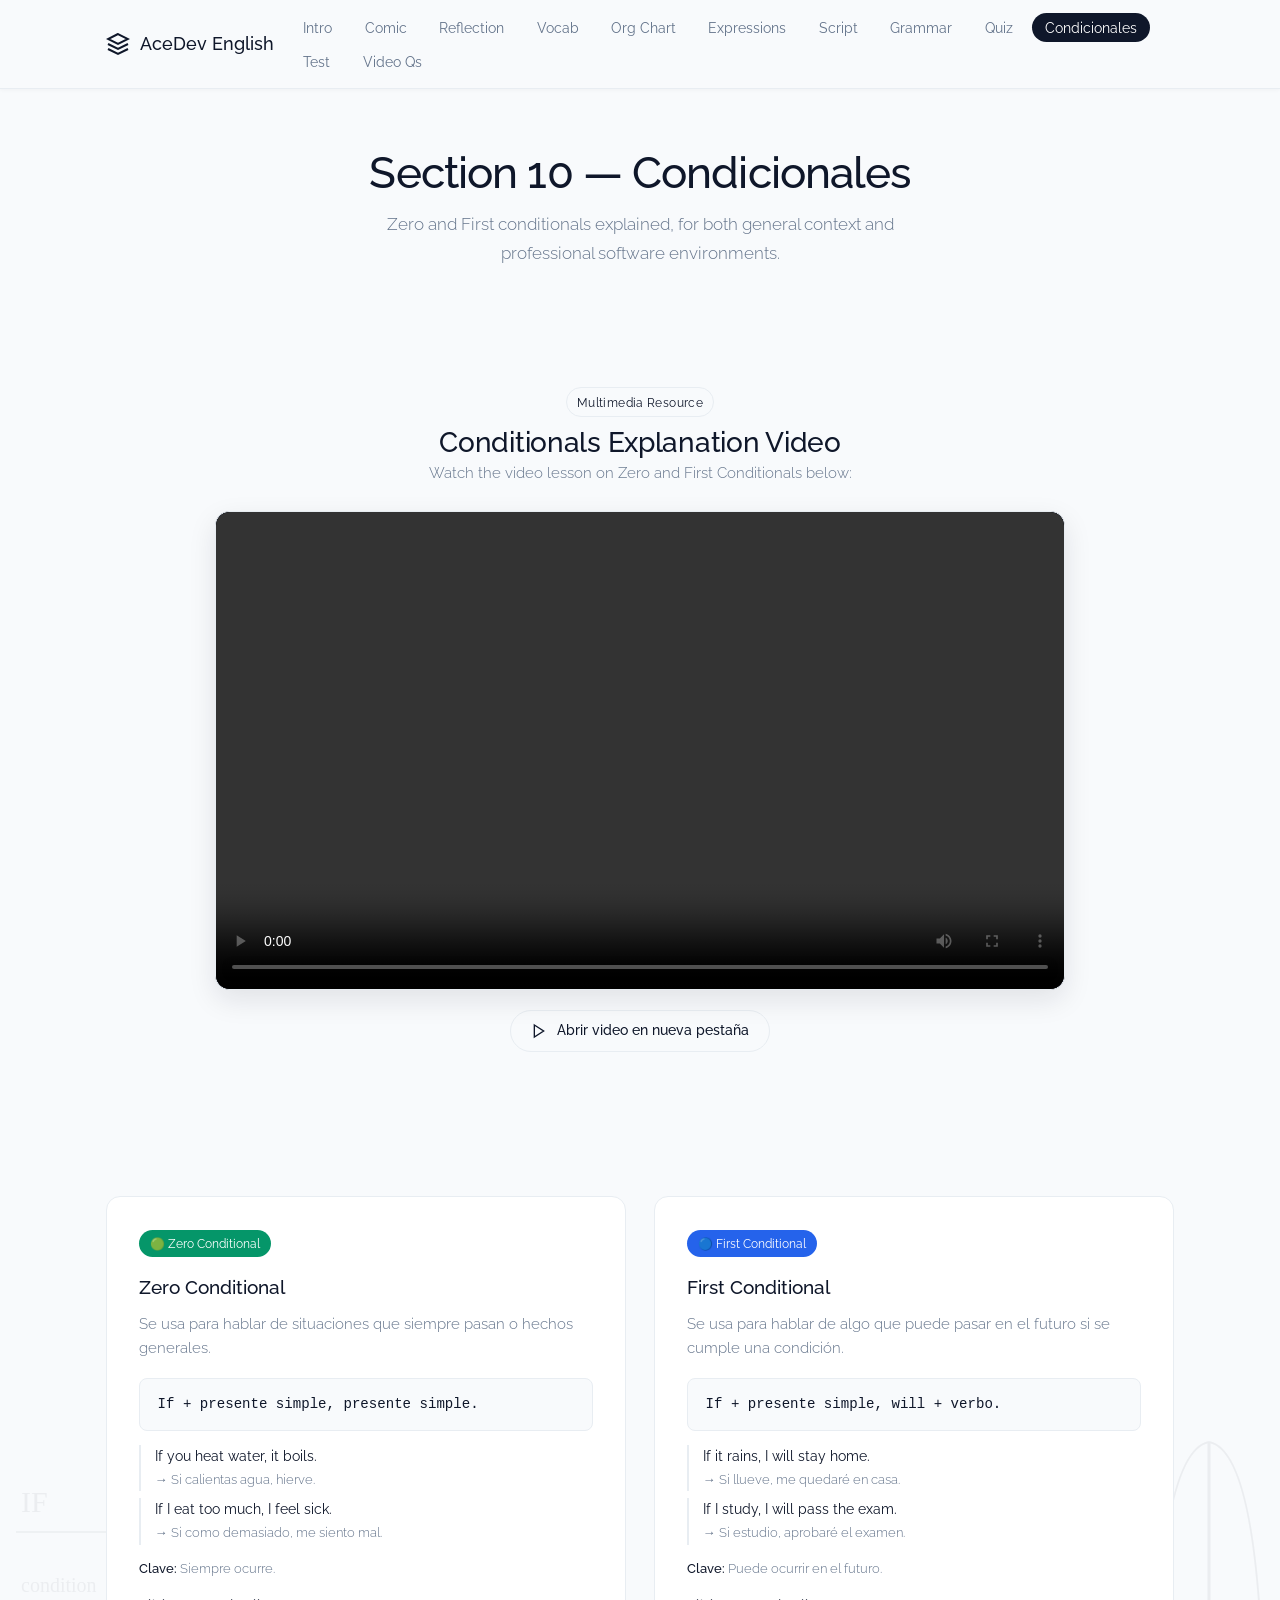
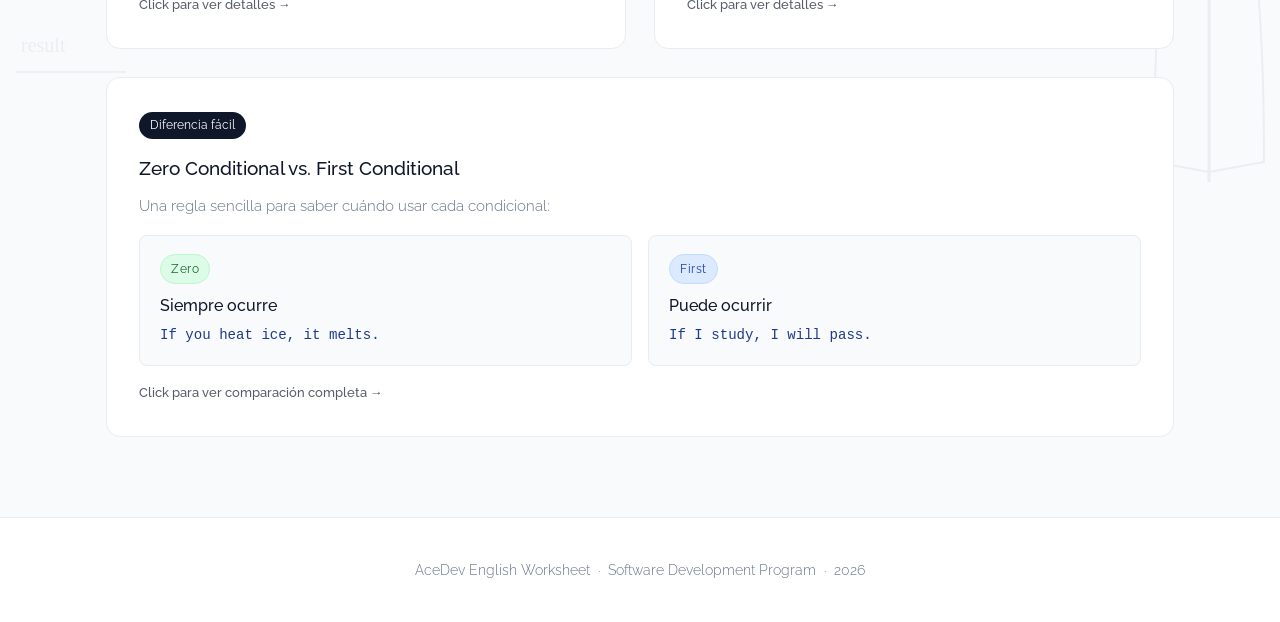
<file: condicionales.html>
﻿<!DOCTYPE html>
<html lang="en">
<head>
  <meta charset="UTF-8">
  <meta name="viewport" content="width=device-width, initial-scale=1.0">
  <title>Condicionales | AceDev English</title>
  <link rel="stylesheet" href="shared.css">
  <style>
    .grammar-grid { display: grid; grid-template-columns: repeat(2, 1fr); gap: 1.75rem; position: relative; z-index: 1; }
    .grammar-card { background: var(--color-surface); border: 1px solid var(--color-border); border-radius: var(--border-radius); padding: 2rem; cursor: pointer; transition: var(--transition); }
    .grammar-card:hover { transform: translateY(-4px); box-shadow: var(--shadow-md); }
    .g-num { display: inline-block; padding: 0.2rem 0.7rem; border-radius: var(--border-radius-pill); background: var(--color-navy); color: #fff; font-size: 0.75rem; font-weight: 400; margin-bottom: 0.85rem; }
    .g-title { font-size: 1.2rem; font-weight: 500; color: var(--color-navy); margin-bottom: 0.55rem; }
    .g-desc { font-size: 0.92rem; font-weight: 300; color: var(--color-text-muted); line-height: 1.65; margin-bottom: 1.1rem; }
    .formula-box { background: var(--color-bg); border: 1px solid var(--color-border); border-radius: var(--border-radius-sm); padding: 0.85rem 1.1rem; font-family: var(--font-mono); font-size: 0.88rem; color: var(--color-navy); margin-bottom: 0.85rem; }
    .example-list { list-style: none; display: flex; flex-direction: column; gap: 0.45rem; }
    .example-list li { font-size: 0.88rem; font-weight: 300; color: var(--color-text-muted); padding-left: 0.85rem; border-left: 2px solid var(--color-border); }
    .example-list li em { color: var(--color-navy); font-style: normal; font-weight: 400; }
    .g-tip { margin-top: 0.85rem; font-size: 0.82rem; font-weight: 300; color: var(--color-text-muted); }
    .tip-label { font-weight: 500; color: var(--color-navy); }

    .video-wrapper {
      max-width: 800px;
      margin: 0 auto 3rem auto;
      border-radius: var(--border-radius);
      overflow: hidden;
      box-shadow: var(--shadow-lg);
      border: 1px solid var(--color-border);
      background-color: #000;
    }
    .video-wrapper video {
      width: 100%;
      display: block;
    }

    /* Full-width 5th card */
    .grammar-card.wide { grid-column: 1 / -1; }

    /* Side deco */
    .side-wrap { position: relative; }
    .side-deco-left, .side-deco-right { position: absolute; top: 50%; transform: translateY(-50%); opacity: 0.05; pointer-events: none; z-index: 0; }
    .side-deco-left { left: -100px; }
    .side-deco-right { right: -100px; }
    @media (max-width: 1024px) { .side-deco-left, .side-deco-right { display: none; } }
    @media (max-width: 700px) { .grammar-grid { grid-template-columns: 1fr; } .grammar-card.wide { grid-column: 1; } }
  </style>
</head>
<body>

  <nav class="navbar">
    <div class="container nav-container">
      <a href="index.html" class="nav-logo">
        <svg width="22" height="22" viewBox="0 0 24 24" fill="none" stroke="currentColor" stroke-width="2"><path d="M12 2L2 7l10 5 10-5-10-5zM2 17l10 5 10-5M2 12l10 5 10-5"/></svg>
        <span>AceDev English</span>
      </a>
      <ul class="nav-links">
        <li><a href="intro.html" class="nav-link">Intro</a></li>
        <li><a href="comic.html" class="nav-link">Comic</a></li>
        <li><a href="reflection.html" class="nav-link">Reflection</a></li>
        <li><a href="vocab.html" class="nav-link">Vocab</a></li>
        <li><a href="org-chart.html" class="nav-link">Org Chart</a></li>
        <li><a href="expressions.html" class="nav-link">Expressions</a></li>
        <li><a href="conversation.html" class="nav-link">Script</a></li>
        <li><a href="grammar.html" class="nav-link">Grammar</a></li>
        <li><a href="quiz.html" class="nav-link">Quiz</a></li>
        <li><a href="condicionales.html" class="nav-link active">Condicionales</a></li>
        <li><a href="test.html" class="nav-link">Test</a></li>
        <li><a href="video-questions.html" class="nav-link">Video Qs</a></li>
      </ul>
      <button class="hamburger" id="hamburger" aria-label="Menu"><span></span><span></span><span></span></button>
    </div>
    <div class="mobile-nav" id="mobileNav">
      <ul>
        <li><a href="intro.html">1. Introduction</a></li>
        <li><a href="comic.html">2. Comic Story</a></li>
        <li><a href="reflection.html">3. Reflection</a></li>
        <li><a href="vocab.html">4. Vocabulary</a></li>
        <li><a href="org-chart.html">5. Org Chart</a></li>
        <li><a href="expressions.html">6. Expressions</a></li>
        <li><a href="conversation.html">7. Script</a></li>
        <li><a href="grammar.html">8. Grammar</a></li>
        <li><a href="quiz.html">9. Quiz</a></li>
        <li><a href="condicionales.html" class="active">10. Condicionales</a></li>
        <li><a href="test.html">11. Test</a></li>
      </ul>
    </div>
  </nav>

  <div class="container page-header">
    <h1 class="page-title">Section 10 — Condicionales</h1>
    <p class="page-subtitle">Zero and First conditionals explained, for both general context and professional software environments.</p>
  </div>

  <div class="container" style="padding-bottom: 5rem;">
    
    <section id="condicional" style="margin-bottom: 4rem;">
      <div style="text-align: center; margin-bottom: 1.5rem;">
        <span class="badge" style="margin-bottom: 0.5rem;">Multimedia Resource</span>
        <h2 style="color: var(--color-navy); font-size: 1.75rem;">Conditionals Explanation Video</h2>
        <p style="color: var(--color-text-muted); font-size: 0.95rem;">Watch the video lesson on Zero and First Conditionals below:</p>
      </div>

      <div class="video-wrapper" style="max-width: 850px; margin: 0 auto; background: #0f172a; border-radius: var(--border-radius); overflow: hidden; box-shadow: var(--shadow-lg); border: 1px solid var(--color-border); position: relative;">
        <video id="videoPlayer" src="condicional.mp4" controls preload="auto" playsinline style="width: 100%; height: auto; min-height: 280px; aspect-ratio: 16 / 9; display: block; background: #000; border-radius: var(--border-radius);">
          <source src="condicional.mp4" type="video/mp4">
          <source src="videoplayback%20-%20copia.mp4" type="video/mp4">
          <source src="videoplayback - copia.mp4" type="video/mp4">
          Your browser does not support the video element.
        </video>
      </div>

      <div style="text-align: center; margin-top: 1.25rem;">
        <a href="condicional.mp4" target="_blank" class="btn btn-ghost" style="font-size: 0.88rem; padding: 0.5rem 1.25rem;">
          <svg width="16" height="16" viewBox="0 0 24 24" fill="none" stroke="currentColor" stroke-width="2"><polygon points="5 3 19 12 5 21 5 3"/></svg>
          Abrir video en nueva pestaña
        </a>
      </div>
    </section>

    <div class="side-wrap">
      <!-- Left deco: grammar symbols -->
      <div class="side-deco-left">
        <svg width="130" height="400" viewBox="0 0 130 400" fill="none">
          <text x="15" y="100" fill="#0f172a" font-size="30" font-family="serif">IF</text>
          <line x1="10" y1="120" x2="120" y2="120" stroke="#0f172a" stroke-width="1.5"/>
          <text x="15" y="180" fill="#0f172a" font-size="20" font-family="serif">condition</text>
          <text x="15" y="240" fill="#0f172a" font-size="20" font-family="serif">result</text>
          <line x1="10" y1="260" x2="120" y2="260" stroke="#0f172a" stroke-width="1.5"/>
        </svg>
      </div>
      <!-- Right deco: open book -->
      <div class="side-deco-right">
        <svg width="130" height="400" viewBox="0 0 130 400" fill="none">
          <path d="M 65 30 L 65 370" stroke="#0f172a" stroke-width="3"/>
          <path d="M 65 30 Q 10 40 10 350 L 65 360" stroke="#0f172a" stroke-width="2" fill="none"/>
          <path d="M 65 30 Q 120 40 120 350 L 65 360" stroke="#0f172a" stroke-width="2" fill="none"/>
        </svg>
      </div>

      <div class="grammar-grid">
        
        <!-- Zero Conditional -->
        <div class="grammar-card hover-wrap" onclick="openModal('🟢 Zero Conditional', 'Situaciones que siempre pasan o hechos generales', '<p><strong>Uso:</strong> Se usa para hablar de situaciones que siempre pasan o hechos generales.</p><br><p><strong>Estructura:</strong></p><div style=\'background:var(--color-bg); padding:0.75rem 1rem; border-radius:var(--border-radius-sm); font-family:var(--font-mono); margin:0.5rem 0;\'>If + presente simple, presente simple.</div><br><p><strong>Ejemplos:</strong></p><ul style=\'padding-left:1.25rem; display:flex; flex-direction:column; gap:0.5rem;\'><li><strong>If you heat water, it boils.</strong><br><span style=\'color:var(--color-text-muted); font-size:0.88rem;\'>→ Si calientas agua, hierve.</span></li><li><strong>If I eat too much, I feel sick.</strong><br><span style=\'color:var(--color-text-muted); font-size:0.88rem;\'>→ Si como demasiado, me siento mal.</span></li><li><strong>If you heat ice, it melts.</strong><br><span style=\'color:var(--color-text-muted); font-size:0.88rem;\'>→ Si calientas hielo, se derrite.</span></li></ul>')">
          <div class="g-num" style="background: #059669;">🟢 Zero Conditional</div>
          <div class="g-title">Zero Conditional</div>
          <div class="g-desc">Se usa para hablar de situaciones que siempre pasan o hechos generales.</div>
          <div class="formula-box">If + presente simple, presente simple.</div>
          <ul class="example-list">
            <li>
              <em>If you heat water, it boils.</em>
              <div style="font-size:0.82rem; color: var(--color-text-muted);">→ Si calientas agua, hierve.</div>
            </li>
            <li>
              <em>If I eat too much, I feel sick.</em>
              <div style="font-size:0.82rem; color: var(--color-text-muted);">→ Si como demasiado, me siento mal.</div>
            </li>
          </ul>
          <div class="g-tip"><span class="tip-label"> Clave:</span> Siempre ocurre.</div>
          <span class="click-hint" style="display:block; margin-top:0.85rem;">Click para ver detalles →</span>
          <div class="hover-info">Click para ver estructura completa y más ejemplos.</div>
        </div>

        <!-- First Conditional -->
        <div class="grammar-card hover-wrap" onclick="openModal('🔵 First Conditional', 'Posibilidades futuras condicionadas', '<p><strong>Uso:</strong> Se usa para hablar de algo que puede pasar en el futuro si se cumple una condición.</p><br><p><strong>Estructura:</strong></p><div style=\'background:var(--color-bg); padding:0.75rem 1rem; border-radius:var(--border-radius-sm); font-family:var(--font-mono); margin:0.5rem 0;\'>If + presente simple, will + verbo.</div><br><p><strong>Ejemplos:</strong></p><ul style=\'padding-left:1.25rem; display:flex; flex-direction:column; gap:0.5rem;\'><li><strong>If it rains, I will stay home.</strong><br><span style=\'color:var(--color-text-muted); font-size:0.88rem;\'>→ Si llueve, me quedaré en casa.</span></li><li><strong>If I study, I will pass the exam.</strong><br><span style=\'color:var(--color-text-muted); font-size:0.88rem;\'>→ Si estudio, aprobaré el examen.</span></li></ul>')">
          <div class="g-num" style="background: #2563eb;">🔵 First Conditional</div>
          <div class="g-title">First Conditional</div>
          <div class="g-desc">Se usa para hablar de algo que puede pasar en el futuro si se cumple una condición.</div>
          <div class="formula-box">If + presente simple, will + verbo.</div>
          <ul class="example-list">
            <li>
              <em>If it rains, I will stay home.</em>
              <div style="font-size:0.82rem; color: var(--color-text-muted);">→ Si llueve, me quedaré en casa.</div>
            </li>
            <li>
              <em>If I study, I will pass the exam.</em>
              <div style="font-size:0.82rem; color: var(--color-text-muted);">→ Si estudio, aprobaré el examen.</div>
            </li>
          </ul>
          <div class="g-tip"><span class="tip-label"> Clave:</span> Puede ocurrir en el futuro.</div>
          <span class="click-hint" style="display:block; margin-top:0.85rem;">Click para ver detalles →</span>
          <div class="hover-info">Click para ver estructura completa y más ejemplos.</div>
        </div>

        <!-- Diferencia Fácil Card (Full Width) -->
        <div class="grammar-card wide" onclick="openModal( Diferencia fácil', 'Zero Conditional vs. First Conditional', '<p><strong>¿Cómo distinguirlos rápidamente?</strong></p><ul style=\'padding-left:1.25rem; margin-top:0.75rem; display:flex; flex-direction:column; gap:0.75rem;\'><li><strong>Zero: siempre ocurre</strong><br><span style=\'font-family:var(--font-mono);\'>If you heat ice, it melts.</span><br><span style=\'color:var(--color-text-muted); font-size:0.88rem;\'>→ Si calientas hielo, se derrite.</span></li><li><strong>First: puede ocurrir</strong><br><span style=\'font-family:var(--font-mono);\'>If I study, I will pass.</span><br><span style=\'color:var(--color-text-muted); font-size:0.88rem;\'>→ Si estudio, aprobaré.</span></li></ul>')">
          <div class="g-num" style="background: var(--color-navy);"> Diferencia fácil</div>
          <div class="g-title">Zero Conditional vs. First Conditional</div>
          <div class="g-desc">Una regla sencilla para saber cuándo usar cada condicional:</div>
          <div style="display: grid; grid-template-columns: repeat(auto-fit, minmax(280px, 1fr)); gap: 1rem; margin: 1rem 0;">
            <div style="background: var(--color-bg); border: 1px solid var(--color-border); border-radius: var(--border-radius-sm); padding: 1.1rem 1.25rem;">
              <span class="badge" style="background: #dcfce7; color: #166534; border-color: #bbf7d0; margin-bottom: 0.5rem;">Zero</span>
              <p style="font-weight: 500; color: var(--color-navy); margin-bottom: 0.25rem;">Siempre ocurre</p>
              <div style="font-family: var(--font-mono); font-size: 0.88rem; color: var(--color-navy-mid);">If you heat ice, it melts.</div>
            </div>
            <div style="background: var(--color-bg); border: 1px solid var(--color-border); border-radius: var(--border-radius-sm); padding: 1.1rem 1.25rem;">
              <span class="badge" style="background: #dbeafe; color: #1e40af; border-color: #bfdbfe; margin-bottom: 0.5rem;">First</span>
              <p style="font-weight: 500; color: var(--color-navy); margin-bottom: 0.25rem;">Puede ocurrir</p>
              <div style="font-family: var(--font-mono); font-size: 0.88rem; color: var(--color-navy-mid);">If I study, I will pass.</div>
            </div>
          </div>
          <span class="click-hint" style="display:block; margin-top:0.5rem;">Click para ver comparación completa →</span>
        </div>

      </div>
    </div>
  </div>

  <div class="modal-overlay" id="detailModal">
    <div class="modal-content">
      <button class="modal-close-btn" onclick="closeModal()">×</button>
      <h3 class="modal-title" id="modalTitle">Title</h3>
      <div class="modal-subtitle" id="modalSubtitle">Subtitle</div>
      <div class="modal-body" id="modalBody">Content</div>
    </div>
  </div>

  <footer>
    <div class="container">AceDev English Worksheet &nbsp;·&nbsp; Software Development Program &nbsp;·&nbsp; <span id="year"></span></div>
  </footer>

  <script>
    document.getElementById('year').textContent = new Date().getFullYear();
    document.getElementById('hamburger').addEventListener('click', () => document.getElementById('mobileNav').classList.toggle('open'));
    function openModal(t, s, b) {
      document.getElementById('modalTitle').textContent = t;
      document.getElementById('modalSubtitle').textContent = s;
      document.getElementById('modalBody').innerHTML = b;
      document.getElementById('detailModal').classList.add('active');
    }
    function closeModal() { document.getElementById('detailModal').classList.remove('active'); }
    document.getElementById('detailModal').addEventListener('click', e => { if (e.target === document.getElementById('detailModal')) closeModal(); });
  </script>
</body>
</html>
</file>
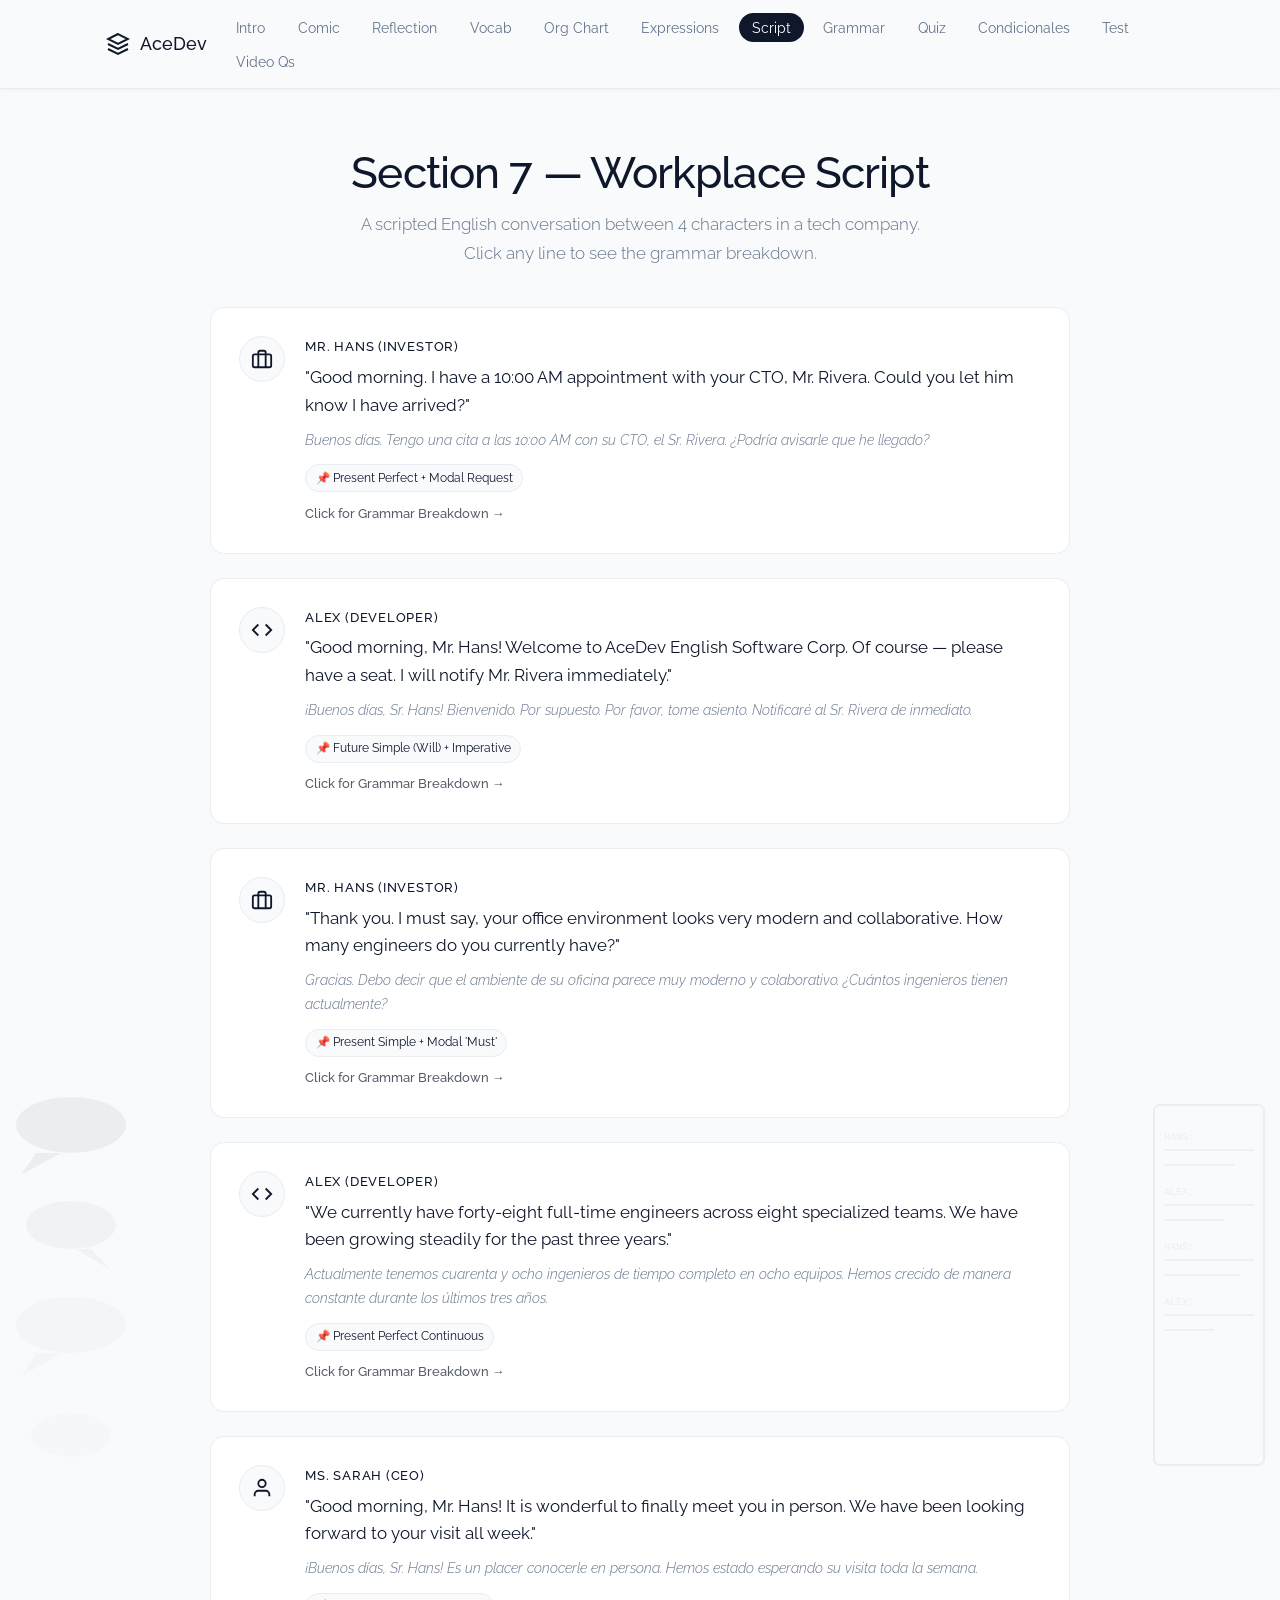
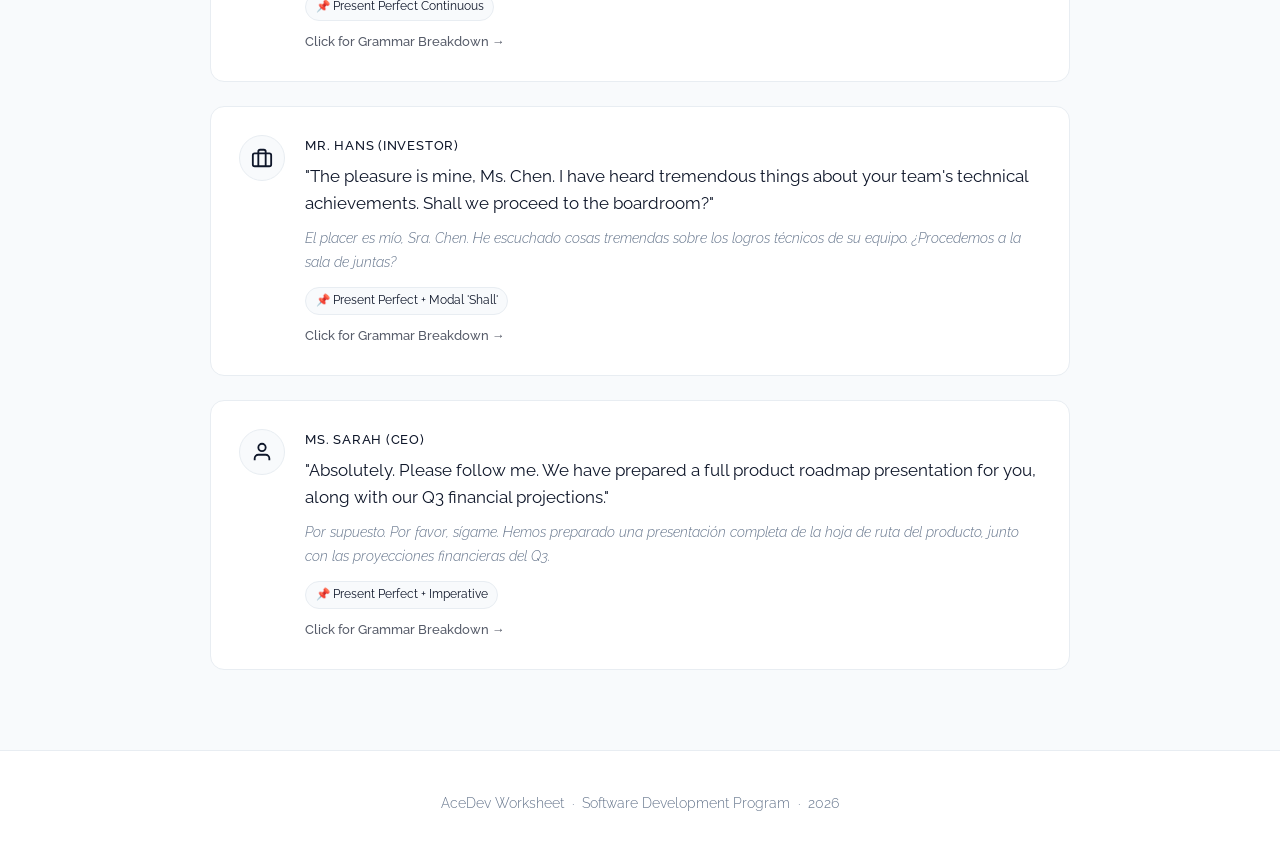
<file: conversation.html>
﻿<!DOCTYPE html>
<html lang="en">
<head>
  <meta charset="UTF-8">
  <meta name="viewport" content="width=device-width, initial-scale=1.0">
  <title>Workplace Script | AceDev </title>
  <link rel="stylesheet" href="shared.css">
  <style>
    .script-wrap { max-width: 860px; margin: 0 auto; display: flex; flex-direction: column; gap: 1.5rem; position: relative; z-index: 1; }
    .line-card { background: var(--color-surface); border: 1px solid var(--color-border); border-radius: var(--border-radius); padding: 1.75rem; cursor: pointer; transition: var(--transition); display: flex; gap: 1.25rem; align-items: flex-start; }
    .line-card:hover { transform: translateY(-3px); box-shadow: var(--shadow-md); }
    .speaker-av { width: 46px; height: 46px; border-radius: 50%; display: flex; align-items: center; justify-content: center; font-size: 1.15rem; flex-shrink: 0; background: var(--color-bg); border: 1px solid var(--color-border); }
    .speaker-info { flex: 1; }
    .speaker-name { font-size: 0.82rem; font-weight: 500; color: var(--color-navy); text-transform: uppercase; letter-spacing: 0.06em; margin-bottom: 0.35rem; }
    .line-en { font-size: 1.05rem; font-weight: 400; color: var(--color-text-main); line-height: 1.65; margin-bottom: 0.55rem; }
    .line-es { font-size: 0.88rem; font-weight: 300; color: var(--color-text-muted); font-style: italic; }
    .grammar-tag { display: inline-flex; align-items: center; gap: 0.3rem; margin-top: 0.75rem; padding: 0.2rem 0.6rem; background: var(--color-bg); border: 1px solid var(--color-border); border-radius: var(--border-radius-pill); font-size: 0.72rem; font-weight: 400; color: var(--color-navy); }

    /* Side deco */
    .side-wrap { position: relative; }
    .side-deco-left, .side-deco-right { position: absolute; top: 50%; transform: translateY(-50%); opacity: 0.05; pointer-events: none; z-index: 0; }
    .side-deco-left { left: -100px; }
    .side-deco-right { right: -100px; }
    @media (max-width: 1024px) { .side-deco-left, .side-deco-right { display: none; } }
    @media (max-width: 600px) { .line-card { flex-direction: column; gap: 0.75rem; } }
  </style>
</head>
<body>

  <nav class="navbar">
    <div class="container nav-container">
      <a href="index.html" class="nav-logo">
        <svg width="22" height="22" viewBox="0 0 24 24" fill="none" stroke="currentColor" stroke-width="2"><path d="M12 2L2 7l10 5 10-5-10-5zM2 17l10 5 10-5M2 12l10 5 10-5"/></svg>
        <span>AceDev</span>
      </a>
      <ul class="nav-links">
        <li><a href="intro.html" class="nav-link">Intro</a></li>
        <li><a href="comic.html" class="nav-link">Comic</a></li>
        <li><a href="reflection.html" class="nav-link">Reflection</a></li>
        <li><a href="vocab.html" class="nav-link">Vocab</a></li>
        <li><a href="org-chart.html" class="nav-link">Org Chart</a></li>
        <li><a href="expressions.html" class="nav-link">Expressions</a></li>
        <li><a href="conversation.html" class="nav-link active">Script</a></li>
        <li><a href="grammar.html" class="nav-link">Grammar</a></li>
        <li><a href="quiz.html" class="nav-link">Quiz</a></li>
        <li><a href="condicionales.html" class="nav-link">Condicionales</a></li>
        <li><a href="test.html" class="nav-link">Test</a></li>
        <li><a href="video-questions.html" class="nav-link">Video Qs</a></li>
      </ul>
      <button class="hamburger" id="hamburger" aria-label="Menu"><span></span><span></span><span></span></button>
    </div>
    <div class="mobile-nav" id="mobileNav">
      <ul>
        <li><a href="intro.html">1. Introduction</a></li>
        <li><a href="comic.html">2. Comic Story</a></li>
        <li><a href="reflection.html">3. Reflection</a></li>
        <li><a href="vocab.html">4. Vocabulary</a></li>
        <li><a href="org-chart.html">5. Org Chart</a></li>
        <li><a href="expressions.html">6. Expressions</a></li>
        <li><a href="conversation.html" class="active">7. Script</a></li>
        <li><a href="grammar.html">8. Grammar</a></li>
        <li><a href="quiz.html">9. Quiz</a></li>
        <li><a href="condicionales.html">10. Condicionales</a></li>
        <li><a href="test.html">11. Test</a></li>
      </ul>
    </div>
  </nav>

  <div class="container page-header">
    <h1 class="page-title">Section 7 — Workplace Script</h1>
    <p class="page-subtitle">A scripted English conversation between 4 characters in a tech company. Click any line to see the grammar breakdown.</p>
  </div>

  <div class="container" style="padding-bottom: 5rem;">
    <div class="side-wrap">
      <!-- Left deco: vertical ellipsis chat bubbles -->
      <div class="side-deco-left">
        <svg width="130" height="400" viewBox="0 0 130 400" fill="none">
          <ellipse cx="65" cy="40" rx="55" ry="28" fill="#0f172a"/>
          <polygon points="30,68 15,90 55,68" fill="#0f172a"/>
          <ellipse cx="65" cy="140" rx="45" ry="24" fill="#0f172a" opacity="0.6"/>
          <polygon points="85,164 105,185 70,164" fill="#0f172a" opacity="0.6"/>
          <ellipse cx="65" cy="240" rx="55" ry="28" fill="#0f172a" opacity="0.4"/>
          <polygon points="30,268 15,292 55,268" fill="#0f172a" opacity="0.4"/>
          <ellipse cx="65" cy="350" rx="40" ry="22" fill="#0f172a" opacity="0.25"/>
        </svg>
      </div>
      <!-- Right deco: script / screenplay lines -->
      <div class="side-deco-right">
        <svg width="130" height="400" viewBox="0 0 130 400" fill="none">
          <rect x="10" y="20" width="110" height="360" rx="6" stroke="#0f172a" stroke-width="2"/>
          <text x="20" y="55" fill="#0f172a" font-size="10" font-family="monospace">HANS:</text>
          <line x1="20" y1="65" x2="110" y2="65" stroke="#0f172a" stroke-width="1.5"/>
          <line x1="20" y1="80" x2="90" y2="80" stroke="#0f172a" stroke-width="1.5"/>
          <text x="20" y="110" fill="#0f172a" font-size="10" font-family="monospace">ALEX:</text>
          <line x1="20" y1="120" x2="110" y2="120" stroke="#0f172a" stroke-width="1.5"/>
          <line x1="20" y1="135" x2="80" y2="135" stroke="#0f172a" stroke-width="1.5"/>
          <text x="20" y="165" fill="#0f172a" font-size="10" font-family="monospace">HANS:</text>
          <line x1="20" y1="175" x2="110" y2="175" stroke="#0f172a" stroke-width="1.5"/>
          <line x1="20" y1="190" x2="95" y2="190" stroke="#0f172a" stroke-width="1.5"/>
          <text x="20" y="220" fill="#0f172a" font-size="10" font-family="monospace">ALEX:</text>
          <line x1="20" y1="230" x2="110" y2="230" stroke="#0f172a" stroke-width="1.5"/>
          <line x1="20" y1="245" x2="70" y2="245" stroke="#0f172a" stroke-width="1.5"/>
        </svg>
      </div>

      <div class="script-wrap" id="scriptWrap"></div>
    </div>
  </div>

  <div class="modal-overlay" id="detailModal">
    <div class="modal-content">
      <button class="modal-close-btn" onclick="closeModal()">×</button>
      <h3 class="modal-title" id="modalTitle">Title</h3>
      <div class="modal-subtitle" id="modalSubtitle">Subtitle</div>
      <div class="modal-body" id="modalBody">Content</div>
    </div>
  </div>

  <footer>
    <div class="container">AceDev Worksheet &nbsp;·&nbsp; Software Development Program &nbsp;·&nbsp; <span id="year"></span></div>
  </footer>

  <script>
    document.getElementById('year').textContent = new Date().getFullYear();
    document.getElementById('hamburger').addEventListener('click', () => document.getElementById('mobileNav').classList.toggle('open'));

    const script = [
      { speaker: "Mr. Hans (Investor)", svg: "<svg width='22' height='22' viewBox='0 0 24 24' fill='none' stroke='var(--color-navy)' stroke-width='2'><rect x='2' y='7' width='20' height='14' rx='2' ry='2'/><path d='M16 21V5a2 2 0 0 0-2-2h-4a2 2 0 0 0-2 2v16'/></svg>", line: "Good morning. I have a 10:00 AM appointment with your CTO, Mr. Rivera. Could you let him know I have arrived?", es: "Buenos días. Tengo una cita a las 10:00 AM con su CTO, el Sr. Rivera. ¿Podría avisarle que he llegado?", grammar: "Present Perfect + Modal Request", detail: "Uses 'have arrived' (Present Perfect) to indicate a recently completed action. 'Could you let him know' is a polite modal request (could = more formal than can)." },
      { speaker: "Alex (Developer)", svg: "<svg width='22' height='22' viewBox='0 0 24 24' fill='none' stroke='var(--color-navy)' stroke-width='2'><polyline points='16 18 22 12 16 6'/><polyline points='8 6 2 12 8 18'/></svg>", line: "Good morning, Mr. Hans! Welcome to AceDev English Software Corp. Of course — please have a seat. I will notify Mr. Rivera immediately.", es: "¡Buenos días, Sr. Hans! Bienvenido. Por supuesto. Por favor, tome asiento. Notificaré al Sr. Rivera de inmediato.", grammar: "Future Simple (Will) + Imperative", detail: "'I will notify' uses the Future Simple (will + base verb) expressing a direct future action. 'Please have a seat' is an imperative with 'please' for politeness." },
      { speaker: "Mr. Hans (Investor)", svg: "<svg width='22' height='22' viewBox='0 0 24 24' fill='none' stroke='var(--color-navy)' stroke-width='2'><rect x='2' y='7' width='20' height='14' rx='2' ry='2'/><path d='M16 21V5a2 2 0 0 0-2-2h-4a2 2 0 0 0-2 2v16'/></svg>", line: "Thank you. I must say, your office environment looks very modern and collaborative. How many engineers do you currently have?", es: "Gracias. Debo decir que el ambiente de su oficina parece muy moderno y colaborativo. ¿Cuántos ingenieros tienen actualmente?", grammar: "Present Simple + Modal 'Must'", detail: "'I must say' is an idiomatic expression using 'must' to express strong opinion. 'How many engineers do you have?' uses the Present Simple for current state questions." },
      { speaker: "Alex (Developer)", svg: "<svg width='22' height='22' viewBox='0 0 24 24' fill='none' stroke='var(--color-navy)' stroke-width='2'><polyline points='16 18 22 12 16 6'/><polyline points='8 6 2 12 8 18'/></svg>", line: "We currently have forty-eight full-time engineers across eight specialized teams. We have been growing steadily for the past three years.", es: "Actualmente tenemos cuarenta y ocho ingenieros de tiempo completo en ocho equipos. Hemos crecido de manera constante durante los últimos tres años.", grammar: "Present Perfect Continuous", detail: "'We have been growing' uses the Present Perfect Continuous (have/has + been + V-ing) to describe an ongoing action that started in the past and continues now." },
      { speaker: "Ms. Sarah (CEO)", svg: "<svg width='22' height='22' viewBox='0 0 24 24' fill='none' stroke='var(--color-navy)' stroke-width='2'><path d='M20 21v-2a4 4 0 0 0-4-4H8a4 4 0 0 0-4 4v2'/><circle cx='12' cy='7' r='4'/></svg>", line: "Good morning, Mr. Hans! It is wonderful to finally meet you in person. We have been looking forward to your visit all week.", es: "¡Buenos días, Sr. Hans! Es un placer conocerle en persona. Hemos estado esperando su visita toda la semana.", grammar: "Present Perfect Continuous", detail: "'Have been looking forward' — another Present Perfect Continuous example, emphasizing the duration of anticipation. 'Looking forward to' is a fixed phrasal verb expression." },
      { speaker: "Mr. Hans (Investor)", svg: "<svg width='22' height='22' viewBox='0 0 24 24' fill='none' stroke='var(--color-navy)' stroke-width='2'><rect x='2' y='7' width='20' height='14' rx='2' ry='2'/><path d='M16 21V5a2 2 0 0 0-2-2h-4a2 2 0 0 0-2 2v16'/></svg>", line: "The pleasure is mine, Ms. Chen. I have heard tremendous things about your team's technical achievements. Shall we proceed to the boardroom?", es: "El placer es mío, Sra. Chen. He escuchado cosas tremendas sobre los logros técnicos de su equipo. ¿Procedemos a la sala de juntas?", grammar: "Present Perfect + Modal 'Shall'", detail: "'I have heard' (Present Perfect) conveys recently received information. 'Shall we proceed?' is a formal modal suggestion — 'shall' is more formal than 'should' in British English." },
      { speaker: "Ms. Sarah (CEO)", svg: "<svg width='22' height='22' viewBox='0 0 24 24' fill='none' stroke='var(--color-navy)' stroke-width='2'><path d='M20 21v-2a4 4 0 0 0-4-4H8a4 4 0 0 0-4 4v2'/><circle cx='12' cy='7' r='4'/></svg>", line: "Absolutely. Please follow me. We have prepared a full product roadmap presentation for you, along with our Q3 financial projections.", es: "Por supuesto. Por favor, sígame. Hemos preparado una presentación completa de la hoja de ruta del producto, junto con las proyecciones financieras del Q3.", grammar: "Present Perfect + Imperative", detail: "'We have prepared' (Present Perfect) shows a completed action relevant to the present. 'Please follow me' is a formal imperative guide phrase." },
    ];

    const wrap = document.getElementById('scriptWrap');
    script.forEach((item, i) => {
      const div = document.createElement('div');
      div.className = 'line-card hover-wrap';
      div.innerHTML = `
        <div class="speaker-av">${item.svg}</div>
        <div class="speaker-info">
          <div class="speaker-name">${item.speaker}</div>
          <div class="line-en">"${item.line}"</div>
          <div class="line-es">${item.es}</div>
          <span class="grammar-tag">📌 ${item.grammar}</span>
          <span class="click-hint" style="display:block; margin-top:0.65rem;">Click for Grammar Breakdown →</span>
          <div class="hover-info">Click to see a deep dive into the grammar rules for this line!</div>
        </div>
      `;
      div.addEventListener('click', () => openModal(`Line ${i + 1}: ${item.speaker}`, `Grammar: ${item.grammar}`, `<p><strong>Line:</strong> <em>"${item.line}"</em></p><br><p><strong>Grammar Breakdown:</strong> ${item.detail}</p><br><p><strong>Spanish:</strong> ${item.es}</p>`));
      wrap.appendChild(div);
    });

    function openModal(t, s, b) {
      document.getElementById('modalTitle').textContent = t;
      document.getElementById('modalSubtitle').textContent = s;
      document.getElementById('modalBody').innerHTML = b;
      document.getElementById('detailModal').classList.add('active');
    }
    function closeModal() { document.getElementById('detailModal').classList.remove('active'); }
    document.getElementById('detailModal').addEventListener('click', e => { if (e.target === document.getElementById('detailModal')) closeModal(); });
  </script>
</body>
</html>
</file>
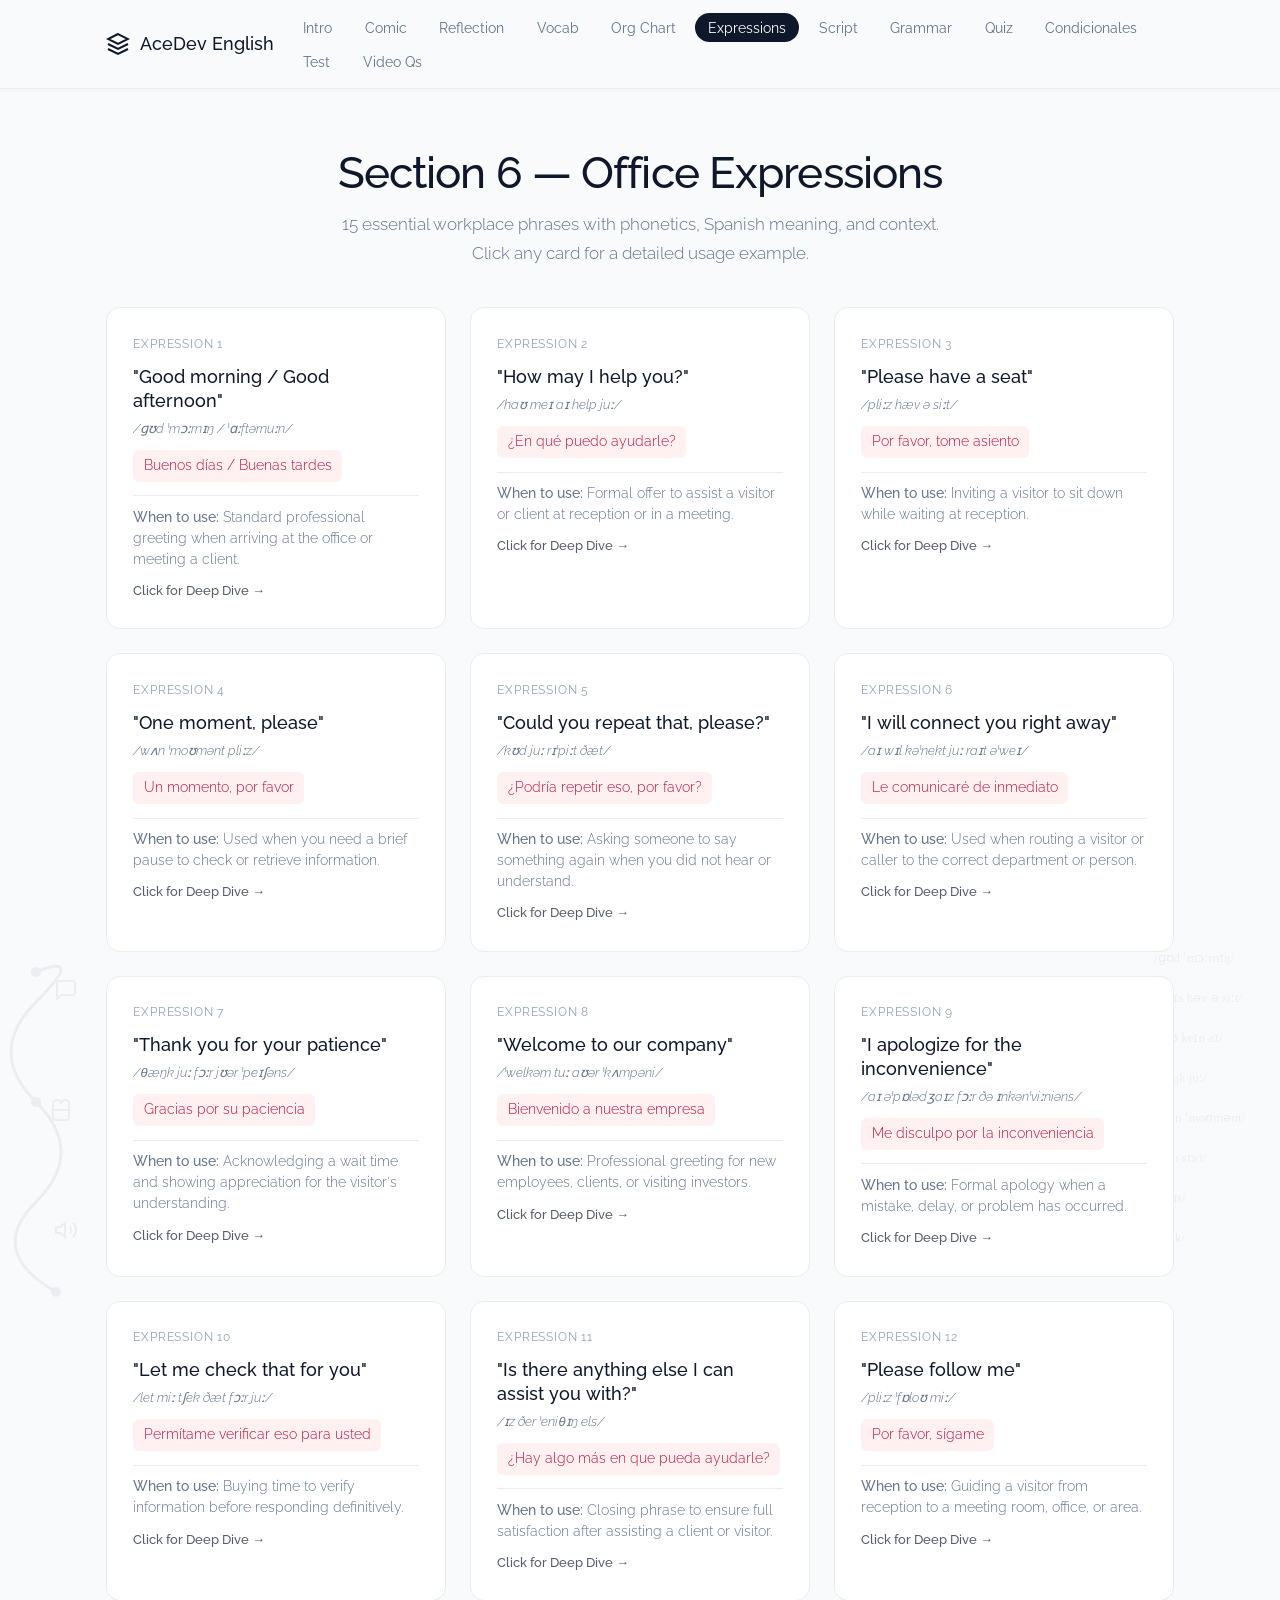
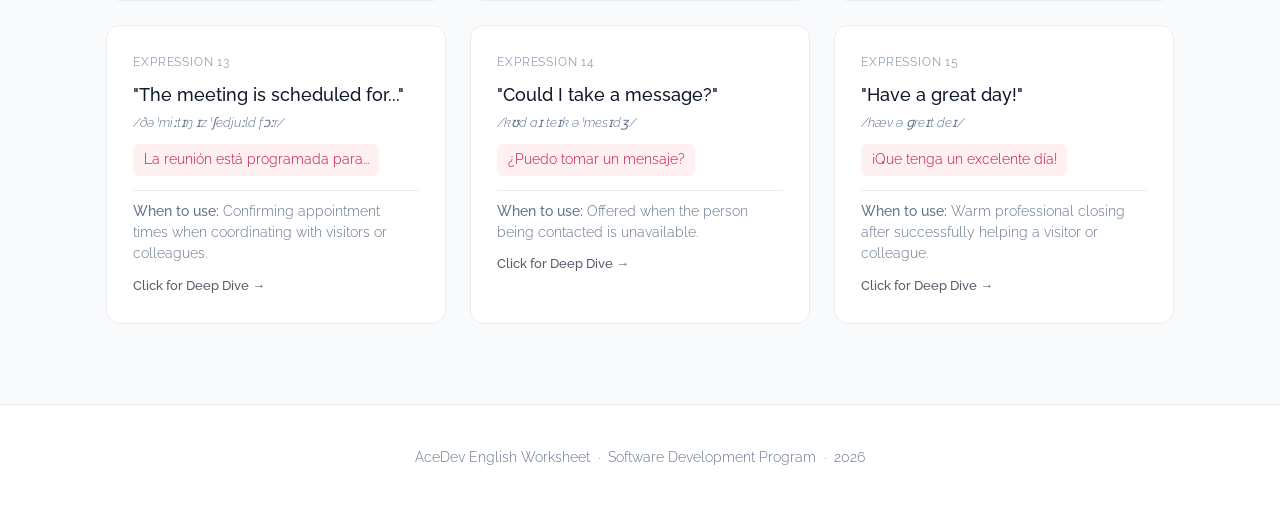
<file: expressions.html>
﻿<!DOCTYPE html>
<html lang="en">
<head>
  <meta charset="UTF-8">
  <meta name="viewport" content="width=device-width, initial-scale=1.0">
  <title>Office Expressions | AceDev English</title>
  <link rel="stylesheet" href="shared.css">
  <style>
    .expr-grid { display: grid; grid-template-columns: repeat(3, 1fr); gap: 1.5rem; position: relative; z-index: 1; }
    .expr-card { background: var(--color-surface); border: 1px solid var(--color-border); border-radius: var(--border-radius); padding: 1.65rem; cursor: pointer; transition: var(--transition); }
    .expr-card:hover { transform: translateY(-4px); box-shadow: var(--shadow-md); }
    .expr-num { font-size: 0.72rem; font-weight: 400; color: var(--color-text-light); text-transform: uppercase; letter-spacing: 0.07em; margin-bottom: 0.65rem; }
    .expr-phrase { font-size: 1.1rem; font-weight: 500; color: var(--color-navy); margin-bottom: 0.35rem; line-height: 1.35; }
    .expr-phonetic { font-size: 0.82rem; font-weight: 300; color: var(--color-text-muted); margin-bottom: 0.6rem; font-style: italic; }
    .expr-es { font-size: 0.88rem; color: var(--color-es-flag); background: var(--color-es-bg); padding: 0.25rem 0.65rem; border-radius: 6px; display: inline-block; font-weight: 300; margin-bottom: 0.85rem; }
    .expr-use { font-size: 0.85rem; font-weight: 300; color: var(--color-text-muted); line-height: 1.55; border-top: 1px solid var(--color-border); padding-top: 0.65rem; }

    /* Side deco */
    .side-wrap { position: relative; }
    .side-deco-left, .side-deco-right { position: absolute; top: 50%; transform: translateY(-50%); opacity: 0.05; pointer-events: none; z-index: 0; }
    .side-deco-left { left: -100px; }
    .side-deco-right { right: -100px; }
    @media (max-width: 1024px) { .expr-grid { grid-template-columns: repeat(2, 1fr); } .side-deco-left, .side-deco-right { display: none; } }
    @media (max-width: 600px) { .expr-grid { grid-template-columns: 1fr; } }
  </style>
</head>
<body>

  <nav class="navbar">
    <div class="container nav-container">
      <a href="index.html" class="nav-logo">
        <svg width="22" height="22" viewBox="0 0 24 24" fill="none" stroke="currentColor" stroke-width="2"><path d="M12 2L2 7l10 5 10-5-10-5zM2 17l10 5 10-5M2 12l10 5 10-5"/></svg>
        <span>AceDev English</span>
      </a>
      <ul class="nav-links">
        <li><a href="intro.html" class="nav-link">Intro</a></li>
        <li><a href="comic.html" class="nav-link">Comic</a></li>
        <li><a href="reflection.html" class="nav-link">Reflection</a></li>
        <li><a href="vocab.html" class="nav-link">Vocab</a></li>
        <li><a href="org-chart.html" class="nav-link">Org Chart</a></li>
        <li><a href="expressions.html" class="nav-link active">Expressions</a></li>
        <li><a href="conversation.html" class="nav-link">Script</a></li>
        <li><a href="grammar.html" class="nav-link">Grammar</a></li>
        <li><a href="quiz.html" class="nav-link">Quiz</a></li>
        <li><a href="condicionales.html" class="nav-link">Condicionales</a></li>
        <li><a href="test.html" class="nav-link">Test</a></li>
        <li><a href="video-questions.html" class="nav-link">Video Qs</a></li>
      </ul>
      <button class="hamburger" id="hamburger" aria-label="Menu"><span></span><span></span><span></span></button>
    </div>
    <div class="mobile-nav" id="mobileNav">
      <ul>
        <li><a href="intro.html">1. Introduction</a></li>
        <li><a href="comic.html">2. Comic Story</a></li>
        <li><a href="reflection.html">3. Reflection</a></li>
        <li><a href="vocab.html">4. Vocabulary</a></li>
        <li><a href="org-chart.html">5. Org Chart</a></li>
        <li><a href="expressions.html" class="active">6. Expressions</a></li>
        <li><a href="conversation.html">7. Script</a></li>
        <li><a href="grammar.html">8. Grammar</a></li>
        <li><a href="quiz.html">9. Quiz</a></li>
        <li><a href="condicionales.html">10. Condicionales</a></li>
        <li><a href="test.html">11. Test</a></li>
      </ul>
    </div>
  </nav>

  <div class="container page-header">
    <h1 class="page-title">Section 6 — Office Expressions</h1>
    <p class="page-subtitle">15 essential workplace phrases with phonetics, Spanish meaning, and context. Click any card for a detailed usage example.</p>
  </div>

  <div class="container" style="padding-bottom:5rem;">
    <div class="side-wrap">
      <!-- Left deco: speech wave -->
      <div class="side-deco-left">
        <svg width="130" height="380" viewBox="0 0 130 380" fill="none">
          <path d="M 30 50 Q 80 30 30 80 Q -20 130 30 180 Q 80 230 30 280 Q -20 330 50 370" stroke="#0f172a" stroke-width="3" fill="none"/>
          <circle cx="30" cy="50" r="5" fill="#0f172a"/>
          <circle cx="30" cy="180" r="5" fill="#0f172a"/>
          <circle cx="50" cy="370" r="5" fill="#0f172a"/>
          <g transform="translate(48, 56)">
            <svg width="24" height="24" viewBox="0 0 24 24" fill="none" stroke="#0f172a" stroke-width="2"><path d="M21 15a2 2 0 0 1-2 2H7l-4 4V5a2 2 0 0 1 2-2h14a2 2 0 0 1 2 2z"/></svg>
          </g>
          <g transform="translate(43, 176)">
            <svg width="24" height="24" viewBox="0 0 24 24" fill="none" stroke="#0f172a" stroke-width="2"><path d="M2 12h20"/><path d="M20 12v8a2 2 0 0 1-2 2H6a2 2 0 0 1-2-2v-8"/><path d="M4 12V6a4 4 0 0 1 8 0 4 4 0 0 1 8 0v6"/></svg>
          </g>
          <g transform="translate(48, 296)">
            <svg width="24" height="24" viewBox="0 0 24 24" fill="none" stroke="#0f172a" stroke-width="2"><polygon points="11 5 6 9 2 9 2 15 6 15 11 19 11 5"/><path d="M19.07 4.93a10 10 0 0 1 0 14.14M15.54 8.46a5 5 0 0 1 0 7.07"/></svg>
          </g>
        </svg>
      </div>
      <!-- Right deco: phonetics pattern -->
      <div class="side-deco-right">
        <svg width="130" height="380" viewBox="0 0 130 380" fill="none">
          <text x="10" y="40" fill="#0f172a" font-size="13" font-family="serif">/ɡʊd ˈmɔːrnɪŋ/</text>
          <text x="10" y="80" fill="#0f172a" font-size="13" font-family="serif">/pleɪs həv ə siːt/</text>
          <text x="10" y="120" fill="#0f172a" font-size="13" font-family="serif">/haʊ keɪn aɪ/</text>
          <text x="10" y="160" fill="#0f172a" font-size="13" font-family="serif">/θæŋk juː/</text>
          <text x="10" y="200" fill="#0f172a" font-size="13" font-family="serif">/wʌn ˈmoʊmənt/</text>
          <text x="10" y="240" fill="#0f172a" font-size="13" font-family="serif">/aɪm sɒri/</text>
          <text x="10" y="280" fill="#0f172a" font-size="13" font-family="serif">/weɪt/</text>
          <text x="10" y="320" fill="#0f172a" font-size="13" font-family="serif">/ɑːsk/</text>
        </svg>
      </div>

      <div class="expr-grid" id="expressionGrid"></div>
    </div>
  </div>

  <div class="modal-overlay" id="detailModal">
    <div class="modal-content">
      <button class="modal-close-btn" onclick="closeModal()">×</button>
      <h3 class="modal-title" id="modalTitle">Title</h3>
      <div class="modal-subtitle" id="modalSubtitle">Subtitle</div>
      <div class="modal-body" id="modalBody">Content</div>
    </div>
  </div>

  <footer>
    <div class="container">AceDev English Worksheet &nbsp;·&nbsp; Software Development Program &nbsp;·&nbsp; <span id="year"></span></div>
  </footer>

  <script>
    document.getElementById('year').textContent = new Date().getFullYear();
    document.getElementById('hamburger').addEventListener('click', () => document.getElementById('mobileNav').classList.toggle('open'));

    const expressions = [
      { phrase: "Good morning / Good afternoon", phonetic: "/ɡʊd ˈmɔːrnɪŋ / ˈɑːftərnuːn/", es: "Buenos días / Buenas tardes", use: "Standard professional greeting when arriving at the office or meeting a client.", detail: "Use 'Good morning' before noon and 'Good afternoon' after. Never use 'Hey' in formal settings." },
      { phrase: "How may I help you?", phonetic: "/haʊ meɪ aɪ help juː/", es: "¿En qué puedo ayudarle?", use: "Formal offer to assist a visitor or client at reception or in a meeting.", detail: "More formal than 'How can I help you?' — the use of 'may' indicates respect and professionalism." },
      { phrase: "Please have a seat", phonetic: "/pliːz hæv ə siːt/", es: "Por favor, tome asiento", use: "Inviting a visitor to sit down while waiting at reception.", detail: "Accompanied by a gesture toward chairs. Can add: 'Someone will be with you shortly.'" },
      { phrase: "One moment, please", phonetic: "/wʌn ˈmoʊmənt pliːz/", es: "Un momento, por favor", use: "Used when you need a brief pause to check or retrieve information.", detail: "Avoid leaving a visitor waiting without this phrase — it reduces frustration and maintains professionalism." },
      { phrase: "Could you repeat that, please?", phonetic: "/kʊd juː rɪˈpiːt ðæt/", es: "¿Podría repetir eso, por favor?", use: "Asking someone to say something again when you did not hear or understand.", detail: "Always more polite than 'What?' or 'Huh?' — shows attentiveness and respect for the speaker." },
      { phrase: "I will connect you right away", phonetic: "/aɪ wɪl kəˈnekt juː raɪt əˈweɪ/", es: "Le comunicaré de inmediato", use: "Used when routing a visitor or caller to the correct department or person.", detail: "Ideal for reception or customer service roles when transferring a call or walking a visitor." },
      { phrase: "Thank you for your patience", phonetic: "/θæŋk juː fɔːr jʊər ˈpeɪʃəns/", es: "Gracias por su paciencia", use: "Acknowledging a wait time and showing appreciation for the visitor's understanding.", detail: "Use after any delay: 'Thank you for your patience, Mr. Chen. Mr. Rivera is ready for you now.'" },
      { phrase: "Welcome to our company", phonetic: "/ˈwelkəm tuː aʊər ˈkʌmpəni/", es: "Bienvenido a nuestra empresa", use: "Professional greeting for new employees, clients, or visiting investors.", detail: "Can extend with: 'Welcome to our company. We are thrilled to have you here.'" },
      { phrase: "I apologize for the inconvenience", phonetic: "/aɪ əˈpɒlədʒaɪz fɔːr ðə ɪnkənˈviːniəns/", es: "Me disculpo por la inconveniencia", use: "Formal apology when a mistake, delay, or problem has occurred.", detail: "More appropriate than just 'Sorry' in professional contexts — shows accountability." },
      { phrase: "Let me check that for you", phonetic: "/let miː tʃek ðæt fɔːr juː/", es: "Permítame verificar eso para usted", use: "Buying time to verify information before responding definitively.", detail: "Always better to check than to guess — builds trust and prevents miscommunication." },
      { phrase: "Is there anything else I can assist you with?", phonetic: "/ɪz ðer ˈeniθɪŋ els/", es: "¿Hay algo más en que pueda ayudarle?", use: "Closing phrase to ensure full satisfaction after assisting a client or visitor.", detail: "Essential end-of-interaction phrase that demonstrates complete commitment to service." },
      { phrase: "Please follow me", phonetic: "/pliːz ˈfɒloʊ miː/", es: "Por favor, sígame", use: "Guiding a visitor from reception to a meeting room, office, or area.", detail: "Walk at a moderate pace. Consider adding: 'The boardroom is on the third floor.'" },
      { phrase: "The meeting is scheduled for...", phonetic: "/ðə ˈmiːtɪŋ ɪz ˈʃedjuːld fɔːr/", es: "La reunión está programada para...", use: "Confirming appointment times when coordinating with visitors or colleagues.", detail: "Always confirm with date, time, and location: 'The meeting is scheduled for 2 PM in Conference Room B.'" },
      { phrase: "Could I take a message?", phonetic: "/kʊd aɪ teɪk ə ˈmesɪdʒ/", es: "¿Puedo tomar un mensaje?", use: "Offered when the person being contacted is unavailable.", detail: "Follow with: 'What is the best way to reach you?' to ensure proper callback." },
      { phrase: "Have a great day!", phonetic: "/hæv ə ɡreɪt deɪ/", es: "¡Que tenga un excelente día!", use: "Warm professional closing after successfully helping a visitor or colleague.", detail: "Can vary: 'Have a wonderful day!', 'Safe travels!', or 'It was a pleasure meeting you!'" },
    ];

    const grid = document.getElementById('expressionGrid');
    expressions.forEach((e, i) => {
      const card = document.createElement('div');
      card.className = 'expr-card hover-wrap';
      card.innerHTML = `
        <div class="expr-num">Expression ${i + 1}</div>
        <div class="expr-phrase">"${e.phrase}"</div>
        <div class="expr-phonetic">${e.phonetic}</div>
        <div class="expr-es">${e.es}</div>
        <div class="expr-use"><strong>When to use:</strong> ${e.use}</div>
        <span class="click-hint" style="display:block;margin-top:0.65rem;">Click for Deep Dive →</span>
        <div class="hover-info">Click to learn pronunciation tips and see detailed examples!</div>
      `;
      card.addEventListener('click', () => openModal(`"${e.phrase}"`, e.es, `<p><strong>Phonetic:</strong> <em>${e.phonetic}</em></p><br><p><strong>When to use:</strong> ${e.use}</p><br><p><strong>Pro Tip:</strong> ${e.detail}</p>`));
      grid.appendChild(card);
    });

    function openModal(t, s, b) {
      document.getElementById('modalTitle').textContent = t;
      document.getElementById('modalSubtitle').textContent = s;
      document.getElementById('modalBody').innerHTML = b;
      document.getElementById('detailModal').classList.add('active');
    }
    function closeModal() { document.getElementById('detailModal').classList.remove('active'); }
    document.getElementById('detailModal').addEventListener('click', e => { if (e.target === document.getElementById('detailModal')) closeModal(); });
  </script>
</body>
</html>
</file>
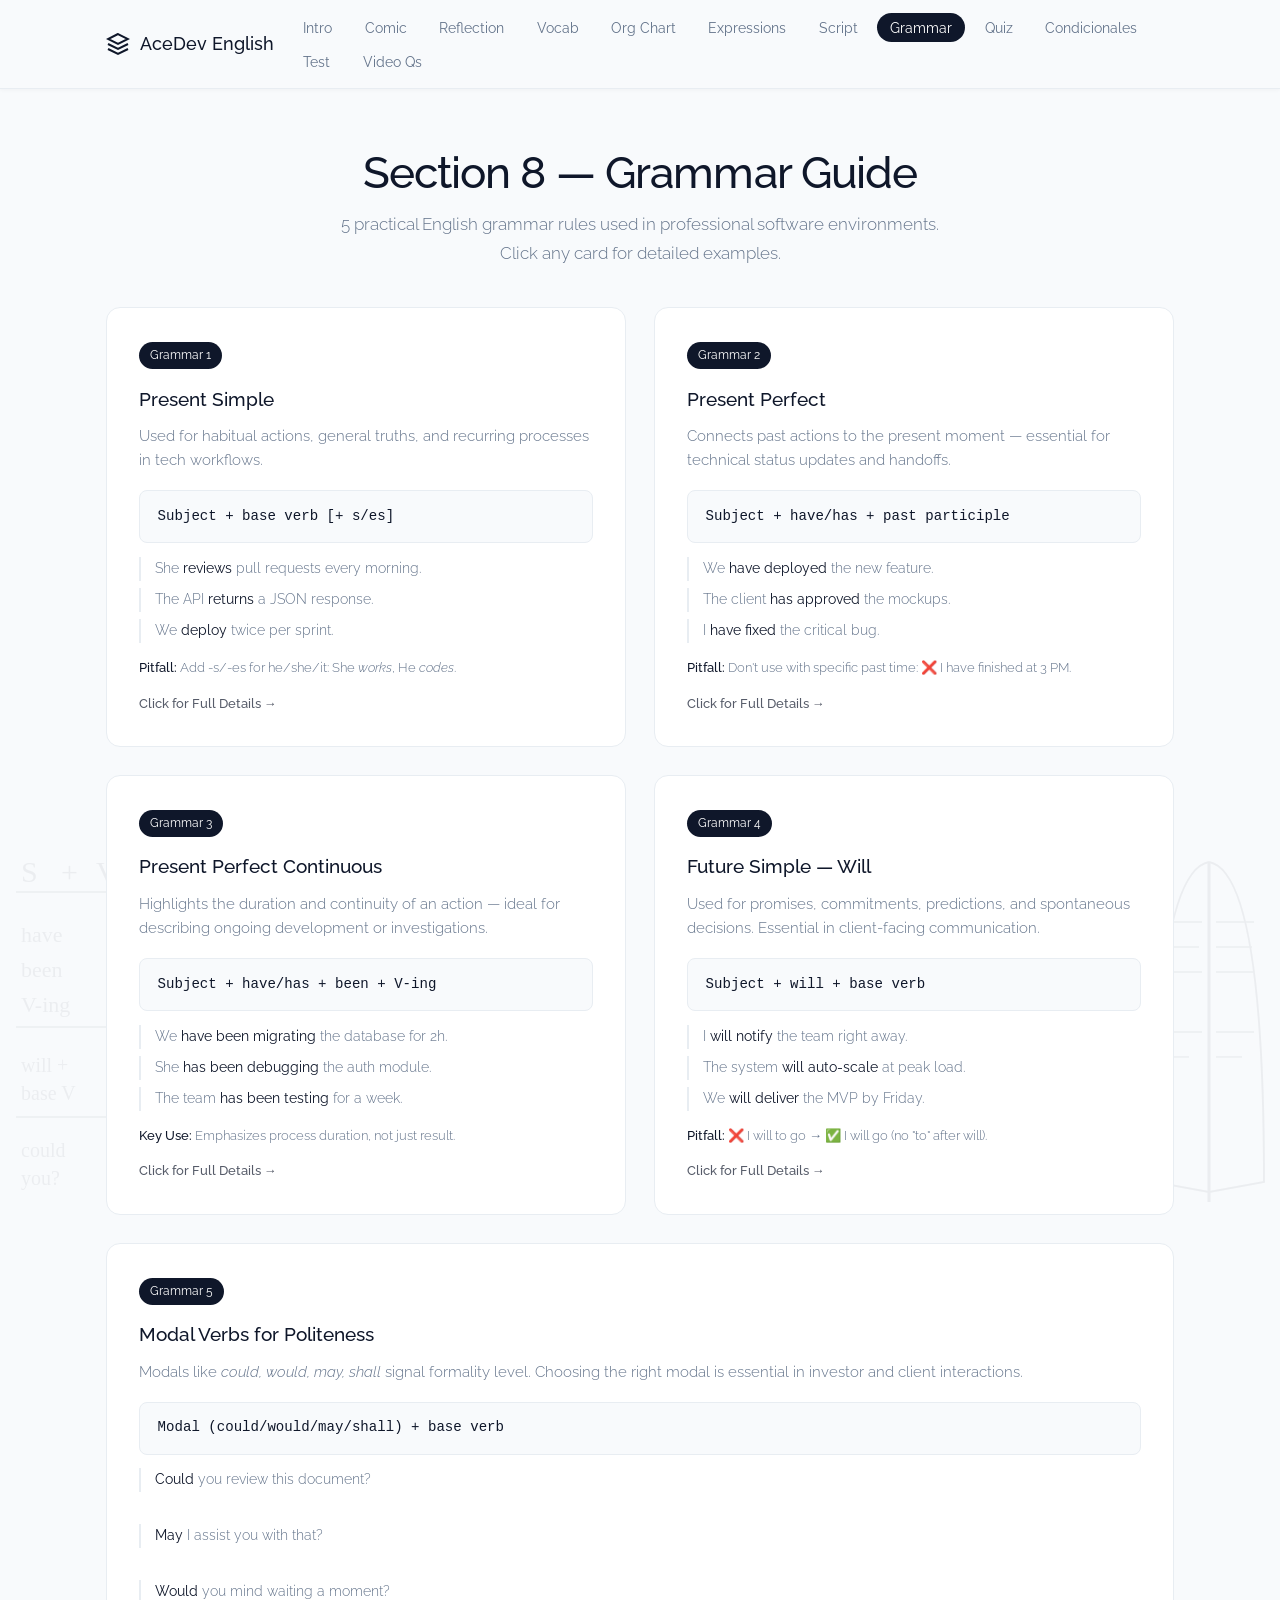
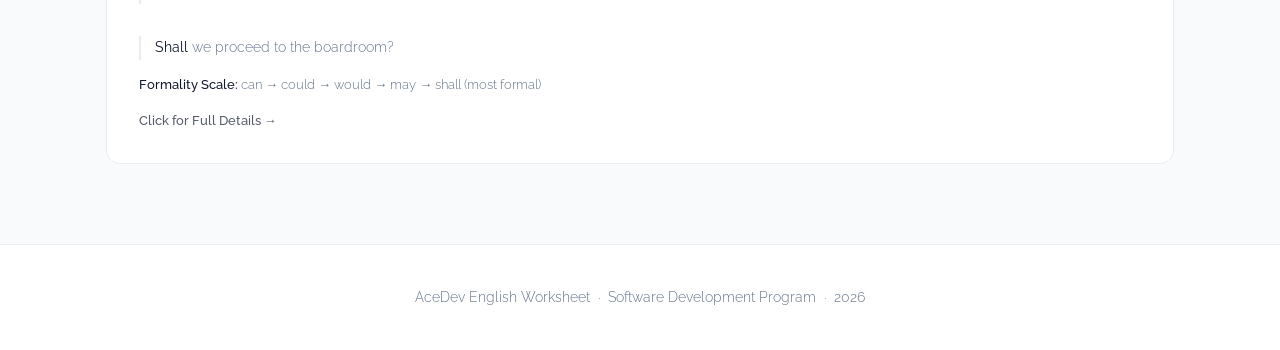
<file: grammar.html>
﻿<!DOCTYPE html>
<html lang="en">
<head>
  <meta charset="UTF-8">
  <meta name="viewport" content="width=device-width, initial-scale=1.0">
  <title>Grammar Guide | AceDev English</title>
  <link rel="stylesheet" href="shared.css">
  <style>
    .grammar-grid { display: grid; grid-template-columns: repeat(2, 1fr); gap: 1.75rem; position: relative; z-index: 1; }
    .grammar-card { background: var(--color-surface); border: 1px solid var(--color-border); border-radius: var(--border-radius); padding: 2rem; cursor: pointer; transition: var(--transition); }
    .grammar-card:hover { transform: translateY(-4px); box-shadow: var(--shadow-md); }
    .g-num { display: inline-block; padding: 0.2rem 0.7rem; border-radius: var(--border-radius-pill); background: var(--color-navy); color: #fff; font-size: 0.75rem; font-weight: 400; margin-bottom: 0.85rem; }
    .g-title { font-size: 1.2rem; font-weight: 500; color: var(--color-navy); margin-bottom: 0.55rem; }
    .g-desc { font-size: 0.92rem; font-weight: 300; color: var(--color-text-muted); line-height: 1.65; margin-bottom: 1.1rem; }
    .formula-box { background: var(--color-bg); border: 1px solid var(--color-border); border-radius: var(--border-radius-sm); padding: 0.85rem 1.1rem; font-family: var(--font-mono); font-size: 0.88rem; color: var(--color-navy); margin-bottom: 0.85rem; }
    .example-list { list-style: none; display: flex; flex-direction: column; gap: 0.45rem; }
    .example-list li { font-size: 0.88rem; font-weight: 300; color: var(--color-text-muted); padding-left: 0.85rem; border-left: 2px solid var(--color-border); }
    .example-list li em { color: var(--color-navy); font-style: normal; font-weight: 400; }
    .g-tip { margin-top: 0.85rem; font-size: 0.82rem; font-weight: 300; color: var(--color-text-muted); }
    .tip-label { font-weight: 500; color: var(--color-navy); }

    /* Full-width 5th card */
    .grammar-card.wide { grid-column: 1 / -1; }

    /* Side deco */
    .side-wrap { position: relative; }
    .side-deco-left, .side-deco-right { position: absolute; top: 50%; transform: translateY(-50%); opacity: 0.05; pointer-events: none; z-index: 0; }
    .side-deco-left { left: -100px; }
    .side-deco-right { right: -100px; }
    @media (max-width: 1024px) { .side-deco-left, .side-deco-right { display: none; } }
    @media (max-width: 700px) { .grammar-grid { grid-template-columns: 1fr; } .grammar-card.wide { grid-column: 1; } }
  </style>
</head>
<body>

  <nav class="navbar">
    <div class="container nav-container">
      <a href="index.html" class="nav-logo">
        <svg width="22" height="22" viewBox="0 0 24 24" fill="none" stroke="currentColor" stroke-width="2"><path d="M12 2L2 7l10 5 10-5-10-5zM2 17l10 5 10-5M2 12l10 5 10-5"/></svg>
        <span>AceDev English</span>
      </a>
      <ul class="nav-links">
        <li><a href="intro.html" class="nav-link">Intro</a></li>
        <li><a href="comic.html" class="nav-link">Comic</a></li>
        <li><a href="reflection.html" class="nav-link">Reflection</a></li>
        <li><a href="vocab.html" class="nav-link">Vocab</a></li>
        <li><a href="org-chart.html" class="nav-link">Org Chart</a></li>
        <li><a href="expressions.html" class="nav-link">Expressions</a></li>
        <li><a href="conversation.html" class="nav-link">Script</a></li>
        <li><a href="grammar.html" class="nav-link active">Grammar</a></li>
        <li><a href="quiz.html" class="nav-link">Quiz</a></li>
        <li><a href="condicionales.html" class="nav-link">Condicionales</a></li>
        <li><a href="test.html" class="nav-link">Test</a></li>
        <li><a href="video-questions.html" class="nav-link">Video Qs</a></li>
      </ul>
      <button class="hamburger" id="hamburger" aria-label="Menu"><span></span><span></span><span></span></button>
    </div>
    <div class="mobile-nav" id="mobileNav">
      <ul>
        <li><a href="intro.html">1. Introduction</a></li>
        <li><a href="comic.html">2. Comic Story</a></li>
        <li><a href="reflection.html">3. Reflection</a></li>
        <li><a href="vocab.html">4. Vocabulary</a></li>
        <li><a href="org-chart.html">5. Org Chart</a></li>
        <li><a href="expressions.html">6. Expressions</a></li>
        <li><a href="conversation.html">7. Script</a></li>
        <li><a href="grammar.html" class="active">8. Grammar</a></li>
        <li><a href="quiz.html">9. Quiz</a></li>
        <li><a href="condicionales.html">10. Condicionales</a></li>
        <li><a href="test.html">11. Test</a></li>
      </ul>
    </div>
  </nav>

  <div class="container page-header">
    <h1 class="page-title">Section 8 — Grammar Guide</h1>
    <p class="page-subtitle">5 practical English grammar rules used in professional software environments. Click any card for detailed examples.</p>
  </div>

  <div class="container" style="padding-bottom: 5rem;">
    <div class="side-wrap">
      <!-- Left deco: grammar symbols -->
      <div class="side-deco-left">
        <svg width="130" height="400" viewBox="0 0 130 400" fill="none">
          <text x="15" y="50" fill="#0f172a" font-size="30" font-family="serif">S</text>
          <text x="55" y="50" fill="#0f172a" font-size="30" font-family="serif">+</text>
          <text x="90" y="50" fill="#0f172a" font-size="30" font-family="serif">V</text>
          <line x1="10" y1="60" x2="120" y2="60" stroke="#0f172a" stroke-width="1.5"/>
          <text x="15" y="110" fill="#0f172a" font-size="22" font-family="serif">have</text>
          <text x="15" y="145" fill="#0f172a" font-size="22" font-family="serif">been</text>
          <text x="15" y="180" fill="#0f172a" font-size="22" font-family="serif">V-ing</text>
          <line x1="10" y1="195" x2="120" y2="195" stroke="#0f172a" stroke-width="1.5"/>
          <text x="15" y="240" fill="#0f172a" font-size="20" font-family="serif">will +</text>
          <text x="15" y="268" fill="#0f172a" font-size="20" font-family="serif">base V</text>
          <line x1="10" y1="285" x2="120" y2="285" stroke="#0f172a" stroke-width="1.5"/>
          <text x="15" y="325" fill="#0f172a" font-size="20" font-family="serif">could</text>
          <text x="15" y="353" fill="#0f172a" font-size="20" font-family="serif">you?</text>
        </svg>
      </div>
      <!-- Right deco: open book -->
      <div class="side-deco-right">
        <svg width="130" height="400" viewBox="0 0 130 400" fill="none">
          <path d="M 65 30 L 65 370" stroke="#0f172a" stroke-width="3"/>
          <path d="M 65 30 Q 10 40 10 350 L 65 360" stroke="#0f172a" stroke-width="2" fill="none"/>
          <path d="M 65 30 Q 120 40 120 350 L 65 360" stroke="#0f172a" stroke-width="2" fill="none"/>
          <line x1="20" y1="90" x2="58" y2="90" stroke="#0f172a" stroke-width="1.5"/>
          <line x1="20" y1="115" x2="55" y2="115" stroke="#0f172a" stroke-width="1.5"/>
          <line x1="20" y1="140" x2="58" y2="140" stroke="#0f172a" stroke-width="1.5"/>
          <line x1="72" y1="90" x2="110" y2="90" stroke="#0f172a" stroke-width="1.5"/>
          <line x1="72" y1="115" x2="108" y2="115" stroke="#0f172a" stroke-width="1.5"/>
          <line x1="72" y1="140" x2="110" y2="140" stroke="#0f172a" stroke-width="1.5"/>
          <line x1="20" y1="200" x2="58" y2="200" stroke="#0f172a" stroke-width="1.5"/>
          <line x1="20" y1="225" x2="45" y2="225" stroke="#0f172a" stroke-width="1.5"/>
          <line x1="72" y1="200" x2="110" y2="200" stroke="#0f172a" stroke-width="1.5"/>
          <line x1="72" y1="225" x2="98" y2="225" stroke="#0f172a" stroke-width="1.5"/>
        </svg>
      </div>

      <div class="grammar-grid">
        <div class="grammar-card hover-wrap" onclick="openModal('Grammar 1: Present Simple', 'Habitual actions and general truths', '<p><strong>Formula:</strong> Subject + base verb (+ s/es for he/she/it)</p><br><p><strong>Examples in Tech:</strong></p><ul style=\'padding-left:1.25rem;\'><li>She <em>reviews</em> pull requests every morning.</li><li>The API <em>returns</em> a JSON response.</li><li>We <em>use</em> Agile sprints for development.</li></ul><br><p><strong>Common Mistake:</strong> Forgetting the -s for third person: ❌ She review → ✅ She reviews</p>')">
          <div class="g-num">Grammar 1</div>
          <div class="g-title">Present Simple</div>
          <div class="g-desc">Used for habitual actions, general truths, and recurring processes in tech workflows.</div>
          <div class="formula-box">Subject + base verb [+ s/es]</div>
          <ul class="example-list">
            <li>She <em>reviews</em> pull requests every morning.</li>
            <li>The API <em>returns</em> a JSON response.</li>
            <li>We <em>deploy</em> twice per sprint.</li>
          </ul>
          <div class="g-tip"><span class="tip-label">Pitfall:</span> Add -s/-es for he/she/it: She <em>works</em>, He <em>codes</em>.</div>
          <span class="click-hint" style="display:block; margin-top:0.85rem;">Click for Full Details →</span>
          <div class="hover-info">Click to see formula, more examples, and common mistakes.</div>
        </div>

        <div class="grammar-card hover-wrap" onclick="openModal('Grammar 2: Present Perfect', 'Actions with current relevance', '<p><strong>Formula:</strong> Subject + have/has + past participle</p><br><p><strong>Examples in Tech:</strong></p><ul style=\'padding-left:1.25rem;\'><li>We <em>have deployed</em> the new feature today.</li><li>The team <em>has reviewed</em> the architecture document.</li><li>I <em>have worked</em> with React for 3 years.</li></ul><br><p><strong>Common Mistake:</strong> Using Past Simple instead of Present Perfect: ❌ We deployed it today → ✅ We have deployed it today.</p>')">
          <div class="g-num">Grammar 2</div>
          <div class="g-title">Present Perfect</div>
          <div class="g-desc">Connects past actions to the present moment — essential for technical status updates and handoffs.</div>
          <div class="formula-box">Subject + have/has + past participle</div>
          <ul class="example-list">
            <li>We <em>have deployed</em> the new feature.</li>
            <li>The client <em>has approved</em> the mockups.</li>
            <li>I <em>have fixed</em> the critical bug.</li>
          </ul>
          <div class="g-tip"><span class="tip-label">Pitfall:</span> Don't use with specific past time: ❌ I have finished at 3 PM.</div>
          <span class="click-hint" style="display:block; margin-top:0.85rem;">Click for Full Details →</span>
          <div class="hover-info">Click to see formula, more examples, and common mistakes.</div>
        </div>

        <div class="grammar-card" onclick="openModal('Grammar 3: Present Perfect Continuous', 'Ongoing actions from past to now', '<p><strong>Formula:</strong> Subject + have/has + been + verb-ing</p><br><p><strong>Examples in Tech:</strong></p><ul style=\'padding-left:1.25rem;\'><li>We <em>have been migrating</em> the database for two hours.</li><li>She <em>has been debugging</em> the authentication module all morning.</li><li>The team <em>has been working</em> remotely since 2021.</li></ul><br><p><strong>Vs. Present Perfect:</strong> The continuous form emphasizes duration and ongoing process, while Present Perfect focuses on completion and result.</p>')">
          <div class="g-num">Grammar 3</div>
          <div class="g-title">Present Perfect Continuous</div>
          <div class="g-desc">Highlights the duration and continuity of an action — ideal for describing ongoing development or investigations.</div>
          <div class="formula-box">Subject + have/has + been + V-ing</div>
          <ul class="example-list">
            <li>We <em>have been migrating</em> the database for 2h.</li>
            <li>She <em>has been debugging</em> the auth module.</li>
            <li>The team <em>has been testing</em> for a week.</li>
          </ul>
          <div class="g-tip"><span class="tip-label">Key Use:</span> Emphasizes process duration, not just result.</div>
          <span class="click-hint" style="display:block; margin-top:0.85rem;">Click for Full Details →</span>
        </div>

        <div class="grammar-card" onclick="openModal('Grammar 4: Future Simple (Will)', 'Predictions and commitments', '<p><strong>Formula:</strong> Subject + will + base verb</p><br><p><strong>Examples in Tech:</strong></p><ul style=\'padding-left:1.25rem;\'><li>I <em>will notify</em> Mr. Rivera immediately.</li><li>The system <em>will scale</em> automatically.</li><li>We <em>will ship</em> version 2.0 next quarter.</li></ul><br><p><strong>Vs. Going To:</strong> Use \'will\' for spontaneous decisions and promises. Use \'going to\' for planned intentions: We\'re going to redesign the dashboard next sprint.</p>')">
          <div class="g-num">Grammar 4</div>
          <div class="g-title">Future Simple — Will</div>
          <div class="g-desc">Used for promises, commitments, predictions, and spontaneous decisions. Essential in client-facing communication.</div>
          <div class="formula-box">Subject + will + base verb</div>
          <ul class="example-list">
            <li>I <em>will notify</em> the team right away.</li>
            <li>The system <em>will auto-scale</em> at peak load.</li>
            <li>We <em>will deliver</em> the MVP by Friday.</li>
          </ul>
          <div class="g-tip"><span class="tip-label">Pitfall:</span> ❌ I will to go → ✅ I will go (no "to" after will).</div>
          <span class="click-hint" style="display:block; margin-top:0.85rem;">Click for Full Details →</span>
        </div>

        <div class="grammar-card wide" onclick="openModal('Grammar 5: Modal Verbs for Politeness', 'Could, would, may, shall in professional English', '<p><strong>Polite Requests (Ascending Formality):</strong></p><ul style=\'padding-left:1.25rem;\'><li><em>Can</em> you review this PR? (informal)</li><li><em>Could</em> you review this PR? (polite)</li><li><em>Would</em> you mind reviewing this PR? (very polite)</li></ul><br><p><strong>Offers:</strong></p><ul style=\'padding-left:1.25rem;\'><li><em>May</em> I assist you? (formal)</li><li><em>Shall</em> we proceed to the boardroom? (very formal)</li></ul><br><p><strong>Rule of Thumb:</strong> In professional English, always default to \'could\' or \'would\' over \'can\' or \'will\' in client-facing situations.</p>')">
          <div class="g-num">Grammar 5</div>
          <div class="g-title">Modal Verbs for Politeness</div>
          <div class="g-desc">Modals like <em>could, would, may, shall</em> signal formality level. Choosing the right modal is essential in investor and client interactions.</div>
          <div class="formula-box">Modal (could/would/may/shall) + base verb</div>
          <ul class="example-list" style="columns: 2; gap: 2rem;">
            <li><em>Could</em> you review this document?</li>
            <li><em>May</em> I assist you with that?</li>
            <li><em>Would</em> you mind waiting a moment?</li>
            <li><em>Shall</em> we proceed to the boardroom?</li>
          </ul>
          <div class="g-tip"><span class="tip-label">Formality Scale:</span> can → could → would → may → shall (most formal)</div>
          <span class="click-hint" style="display:block; margin-top:0.85rem;">Click for Full Details →</span>
        </div>
      </div>
    </div>
  </div>

  <div class="modal-overlay" id="detailModal">
    <div class="modal-content">
      <button class="modal-close-btn" onclick="closeModal()">×</button>
      <h3 class="modal-title" id="modalTitle">Title</h3>
      <div class="modal-subtitle" id="modalSubtitle">Subtitle</div>
      <div class="modal-body" id="modalBody">Content</div>
    </div>
  </div>

  <footer>
    <div class="container">AceDev English Worksheet &nbsp;·&nbsp; Software Development Program &nbsp;·&nbsp; <span id="year"></span></div>
  </footer>

  <script>
    document.getElementById('year').textContent = new Date().getFullYear();
    document.getElementById('hamburger').addEventListener('click', () => document.getElementById('mobileNav').classList.toggle('open'));
    function openModal(t, s, b) {
      document.getElementById('modalTitle').textContent = t;
      document.getElementById('modalSubtitle').textContent = s;
      document.getElementById('modalBody').innerHTML = b;
      document.getElementById('detailModal').classList.add('active');
    }
    function closeModal() { document.getElementById('detailModal').classList.remove('active'); }
    document.getElementById('detailModal').addEventListener('click', e => { if (e.target === document.getElementById('detailModal')) closeModal(); });
  </script>
</body>
</html>
</file>
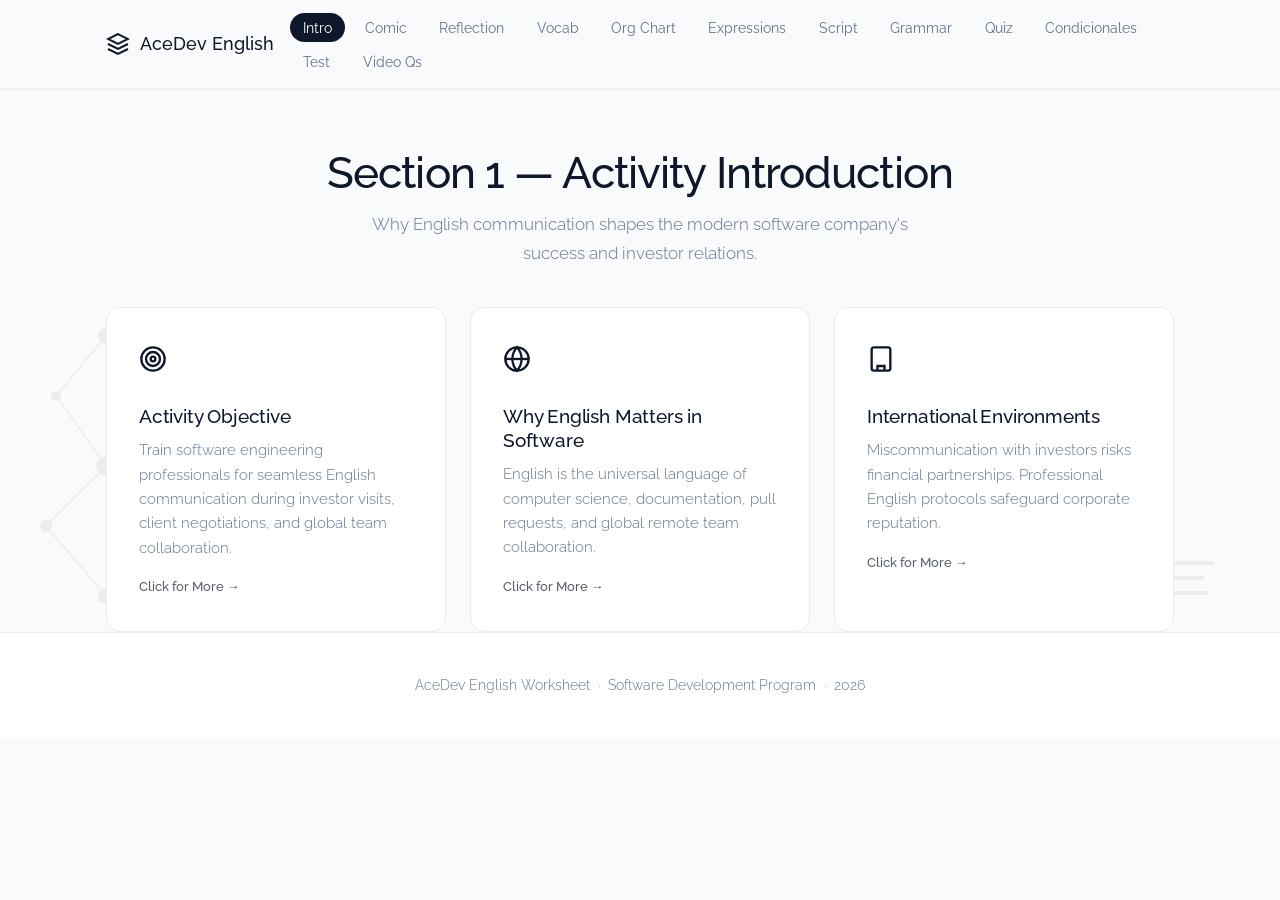
<file: intro.html>
﻿<!DOCTYPE html>
<html lang="en">
<head>
  <meta charset="UTF-8">
  <meta name="viewport" content="width=device-width, initial-scale=1.0">
  <title>Introduction | AceDev English</title>
  <link rel="stylesheet" href="shared.css">
  <style>
    .intro-grid { display: grid; grid-template-columns: repeat(3, 1fr); gap: 1.5rem; position: relative; z-index: 1; }
    .intro-card { background: var(--color-surface); border: 1px solid var(--color-border); border-radius: var(--border-radius); padding: 2rem; cursor: pointer; transition: var(--transition); }
    .intro-card:hover { transform: translateY(-4px); box-shadow: var(--shadow-md); }
    .intro-icon { font-size: 1.75rem; margin-bottom: 1rem; }
    .intro-card h3 { font-size: 1.2rem; font-weight: 500; color: var(--color-navy); margin-bottom: 0.65rem; }
    .intro-card p { font-size: 0.92rem; font-weight: 300; color: var(--color-text-muted); line-height: 1.65; }

    /* Side deco */
    .side-wrap { position: relative; }
    .side-deco-left, .side-deco-right {
      position: absolute; top: 50%; transform: translateY(-50%);
      opacity: 0.055; pointer-events: none; z-index: 0;
    }
    .side-deco-left { left: -80px; }
    .side-deco-right { right: -80px; }

    @media (max-width: 1024px) {
      .intro-grid { grid-template-columns: repeat(2, 1fr); }
      .side-deco-left, .side-deco-right { display: none; }
    }
    @media (max-width: 640px) {
      .intro-grid { grid-template-columns: 1fr; }
    }
  </style>
</head>
<body>

  <nav class="navbar">
    <div class="container nav-container">
      <a href="index.html" class="nav-logo">
        <svg width="22" height="22" viewBox="0 0 24 24" fill="none" stroke="currentColor" stroke-width="2"><path d="M12 2L2 7l10 5 10-5-10-5zM2 17l10 5 10-5M2 12l10 5 10-5"/></svg>
        <span>AceDev English</span>
      </a>
      <ul class="nav-links">
        <li><a href="intro.html" class="nav-link active">Intro</a></li>
        <li><a href="comic.html" class="nav-link">Comic</a></li>
        <li><a href="reflection.html" class="nav-link">Reflection</a></li>
        <li><a href="vocab.html" class="nav-link">Vocab</a></li>
        <li><a href="org-chart.html" class="nav-link">Org Chart</a></li>
        <li><a href="expressions.html" class="nav-link">Expressions</a></li>
        <li><a href="conversation.html" class="nav-link">Script</a></li>
        <li><a href="grammar.html" class="nav-link">Grammar</a></li>
        <li><a href="quiz.html" class="nav-link">Quiz</a></li>
        <li><a href="condicionales.html" class="nav-link">Condicionales</a></li>
        <li><a href="test.html" class="nav-link">Test</a></li>
        <li><a href="video-questions.html" class="nav-link">Video Qs</a></li>
      </ul>
      <button class="hamburger" id="hamburger" aria-label="Menu"><span></span><span></span><span></span></button>
    </div>
    <div class="mobile-nav" id="mobileNav">
      <ul>
        <li><a href="intro.html" class="active">1. Introduction</a></li>
        <li><a href="comic.html">2. Comic Story</a></li>
        <li><a href="reflection.html">3. Reflection</a></li>
        <li><a href="vocab.html">4. Vocabulary</a></li>
        <li><a href="org-chart.html">5. Org Chart</a></li>
        <li><a href="expressions.html">6. Expressions</a></li>
        <li><a href="conversation.html">7. Script</a></li>
        <li><a href="grammar.html">8. Grammar</a></li>
        <li><a href="quiz.html">9. Quiz</a></li>
        <li><a href="condicionales.html">10. Condicionales</a></li>
        <li><a href="test.html">11. Test</a></li>
      </ul>
    </div>
  </nav>

  <div class="container page-header">
    <h1 class="page-title">Section 1 — Activity Introduction</h1>
    <p class="page-subtitle">Why English communication shapes the modern software company's success and investor relations.</p>
  </div>

  <!-- Side Decorative Illustrations -->
  <div class="container">
    <div class="side-wrap">
      <!-- Left: Abstract molecules -->
      <div class="side-deco-left">
        <svg width="160" height="320" viewBox="0 0 160 320" fill="none">
          <circle cx="80" cy="30" r="8" fill="#0f172a"/>
          <circle cx="30" cy="90" r="5" fill="#0f172a"/>
          <circle cx="130" cy="90" r="5" fill="#0f172a"/>
          <circle cx="80" cy="160" r="10" fill="#0f172a"/>
          <circle cx="20" cy="220" r="6" fill="#0f172a"/>
          <circle cx="140" cy="220" r="6" fill="#0f172a"/>
          <circle cx="80" cy="290" r="8" fill="#0f172a"/>
          <line x1="80" y1="30" x2="30" y2="90" stroke="#0f172a" stroke-width="1.5"/>
          <line x1="80" y1="30" x2="130" y2="90" stroke="#0f172a" stroke-width="1.5"/>
          <line x1="30" y1="90" x2="80" y2="160" stroke="#0f172a" stroke-width="1.5"/>
          <line x1="130" y1="90" x2="80" y2="160" stroke="#0f172a" stroke-width="1.5"/>
          <line x1="80" y1="160" x2="20" y2="220" stroke="#0f172a" stroke-width="1.5"/>
          <line x1="80" y1="160" x2="140" y2="220" stroke="#0f172a" stroke-width="1.5"/>
          <line x1="20" y1="220" x2="80" y2="290" stroke="#0f172a" stroke-width="1.5"/>
          <line x1="140" y1="220" x2="80" y2="290" stroke="#0f172a" stroke-width="1.5"/>
        </svg>
      </div>
      <!-- Right: Code brackets -->
      <div class="side-deco-right">
        <svg width="160" height="320" viewBox="0 0 160 320" fill="none">
          <text x="10" y="60" fill="#0f172a" font-size="40" font-family="monospace">{</text>
          <text x="20" y="110" fill="#0f172a" font-size="16" font-family="monospace">const</text>
          <text x="20" y="140" fill="#0f172a" font-size="16" font-family="monospace">lang =</text>
          <text x="20" y="170" fill="#0f172a" font-size="16" font-family="monospace">"EN";</text>
          <text x="10" y="230" fill="#0f172a" font-size="40" font-family="monospace">}</text>
          <rect x="30" y="255" width="90" height="4" rx="2" fill="#0f172a"/>
          <rect x="50" y="270" width="60" height="4" rx="2" fill="#0f172a"/>
          <rect x="40" y="285" width="75" height="4" rx="2" fill="#0f172a"/>
        </svg>
      </div>

      <!-- Cards -->
      <div class="intro-grid">
        <div class="intro-card hover-wrap" onclick="openModal('Activity Objective', 'Educational Focus & Training Scope', '<p><strong>Primary Goal:</strong> Train software developers and technical staff to communicate confidently with international clients, foreign investors, and global remote teammates.</p><br><p><strong>Key Skills Developed:</strong></p><ul style=\'padding-left:1.25rem; margin-top:0.5rem;\'><li>Formal English greetings and receptions</li><li>Active listening in technical contexts</li><li>Self-introduction and role descriptions</li><li>Clarification and repetition techniques</li></ul>')">
          <div class="intro-icon">
            <svg width="28" height="28" viewBox="0 0 24 24" fill="none" stroke="var(--color-navy)" stroke-width="2"><circle cx="12" cy="12" r="10"/><circle cx="12" cy="12" r="6"/><circle cx="12" cy="12" r="2"/></svg>
          </div>
          <h3>Activity Objective</h3>
          <p>Train software engineering professionals for seamless English communication during investor visits, client negotiations, and global team collaboration.</p>
          <span class="click-hint">Click for More →</span>
          <div class="hover-info">Learn about the specific communication goals and training scope for developers.</div>
        </div>

        <div class="intro-card hover-wrap" onclick="openModal('Why English Matters in Software', 'Global Industry Standard Language', '<p><strong>The Lingua Franca of Tech:</strong> Over 85% of code repositories, API documentation, open-source frameworks, and developer communities (GitHub, StackOverflow) use English.</p><br><p><strong>Career Impact:</strong> English fluency unlocks remote positions at top global tech firms like Google, Microsoft, Amazon, and Meta.</p>')">
          <div class="intro-icon">
            <svg width="28" height="28" viewBox="0 0 24 24" fill="none" stroke="var(--color-navy)" stroke-width="2"><circle cx="12" cy="12" r="10"/><line x1="2" y1="12" x2="22" y2="12"/><path d="M12 2a15.3 15.3 0 0 1 4 10 15.3 15.3 0 0 1-4 10 15.3 15.3 0 0 1-4-10 15.3 15.3 0 0 1 4-10z"/></svg>
          </div>
          <h3>Why English Matters in Software</h3>
          <p>English is the universal language of computer science, documentation, pull requests, and global remote team collaboration.</p>
          <span class="click-hint">Click for More →</span>
          <div class="hover-info">Discover why English is the global standard for programming and APIs.</div>
        </div>

        <div class="intro-card hover-wrap" onclick="openModal('International Environments', 'Corporate Stakeholder Communication', '<p><strong>Business Impact:</strong> High-stakes investor pitches depend on smooth, clear communication. A single misunderstanding can delay approvals or damage brand reputation.</p><br><p><strong>Best Practice:</strong> Standardized bilingual front-desk protocols ensure seamless first impressions with foreign guests.</p>')">
          <div class="intro-icon">
            <svg width="28" height="28" viewBox="0 0 24 24" fill="none" stroke="var(--color-navy)" stroke-width="2"><rect x="4" y="2" width="16" height="20" rx="2" ry="2"/><path d="M9 22v-4h6v4"/><path d="M8 6h.01"/><path d="M16 6h.01"/><path d="M12 6h.01"/><path d="M12 10h.01"/><path d="M12 14h.01"/><path d="M16 10h.01"/><path d="M16 14h.01"/><path d="M8 10h.01"/><path d="M8 14h.01"/></svg>
          </div>
          <h3>International Environments</h3>
          <p>Miscommunication with investors risks financial partnerships. Professional English protocols safeguard corporate reputation.</p>
          <span class="click-hint">Click for More →</span>
          <div class="hover-info">Explore how bilingual protocols protect corporate reputation with foreign stakeholders.</div>
        </div>
      </div>
    </div>
  </div>

  <!-- Modal -->
  <div class="modal-overlay" id="detailModal">
    <div class="modal-content">
      <button class="modal-close-btn" onclick="closeModal()">×</button>
      <h3 class="modal-title" id="modalTitle">Title</h3>
      <div class="modal-subtitle" id="modalSubtitle">Subtitle</div>
      <div class="modal-body" id="modalBody">Content</div>
    </div>
  </div>

  <footer>
    <div class="container">AceDev English Worksheet &nbsp;·&nbsp; Software Development Program &nbsp;·&nbsp; <span id="year"></span></div>
  </footer>

  <script>
    document.getElementById('year').textContent = new Date().getFullYear();
    document.getElementById('hamburger').addEventListener('click', () => document.getElementById('mobileNav').classList.toggle('open'));
    function openModal(t, s, b) {
      document.getElementById('modalTitle').textContent = t;
      document.getElementById('modalSubtitle').textContent = s;
      document.getElementById('modalBody').innerHTML = b;
      document.getElementById('detailModal').classList.add('active');
    }
    function closeModal() { document.getElementById('detailModal').classList.remove('active'); }
    document.getElementById('detailModal').addEventListener('click', e => { if (e.target === document.getElementById('detailModal')) closeModal(); });
  </script>
</body>
</html>
</file>
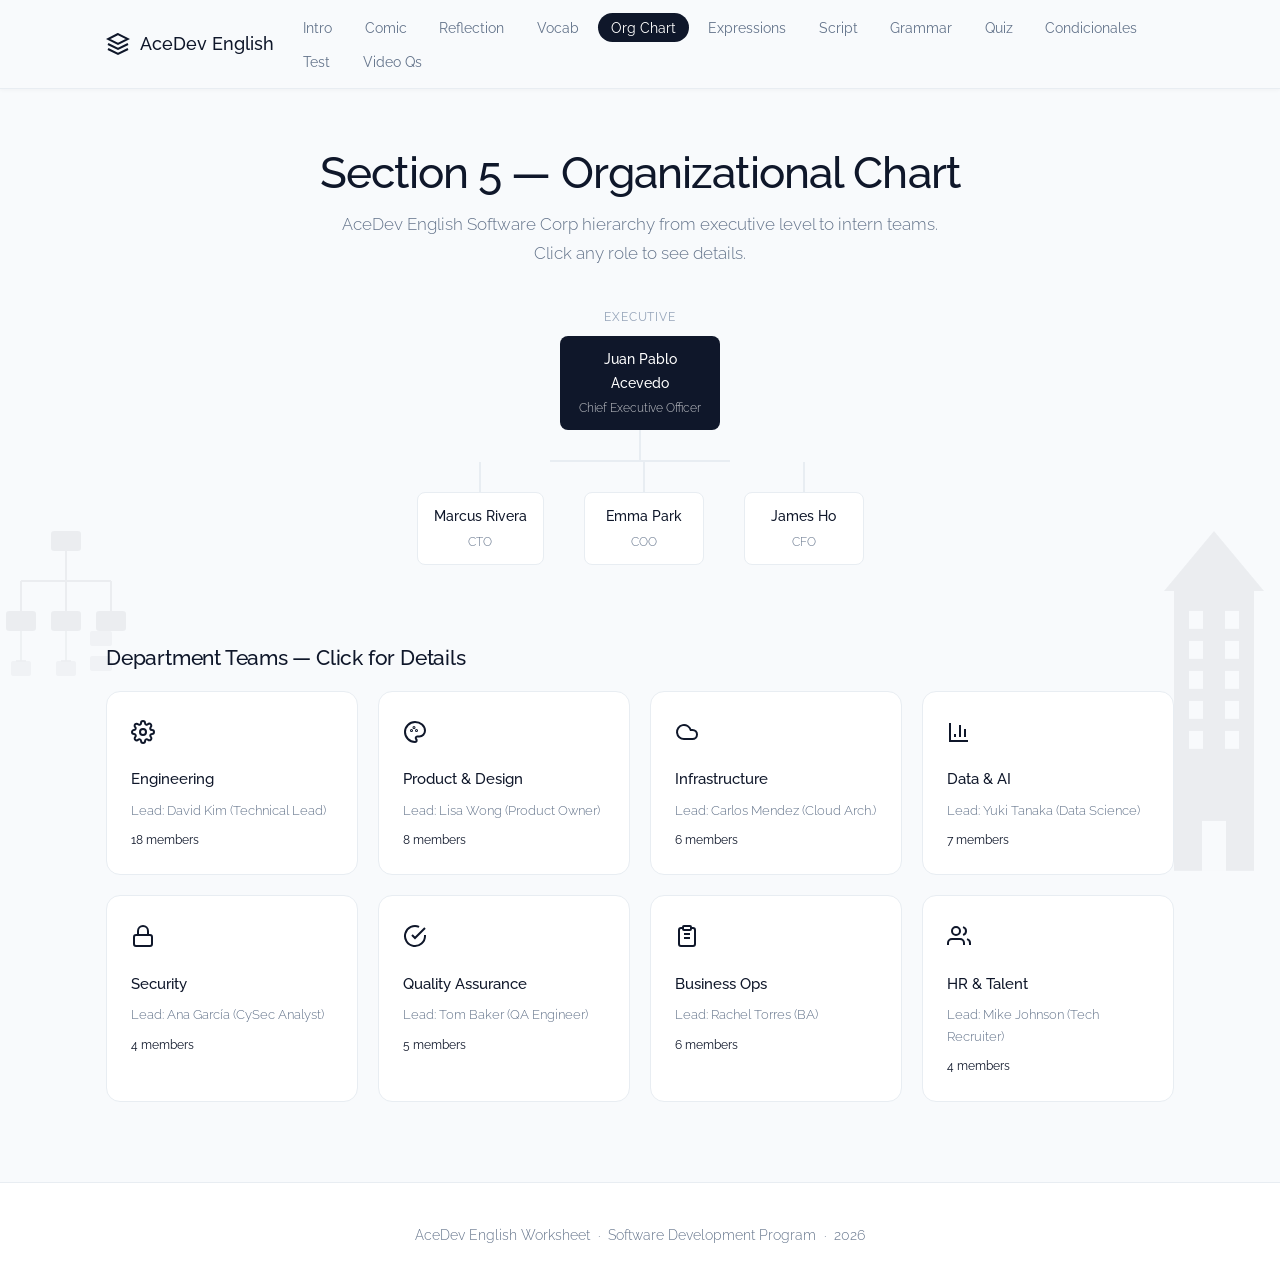
<file: org-chart.html>
﻿<!DOCTYPE html>
<html lang="en">
<head>
  <meta charset="UTF-8">
  <meta name="viewport" content="width=device-width, initial-scale=1.0">
  <title>Org Chart | AceDev English</title>
  <link rel="stylesheet" href="shared.css">
  <style>
    .org-wrap { overflow-x: auto; padding-bottom: 2rem; position: relative; z-index: 1; }
    .org-tree { display: flex; flex-direction: column; align-items: center; gap: 0; min-width: 720px; }
    .org-level { display: flex; align-items: flex-start; justify-content: center; gap: 1.5rem; }
    .org-col { display: flex; flex-direction: column; align-items: center; }
    .connector-v { width: 2px; height: 30px; background: var(--color-border); }
    .connector-h-wrap { display: flex; align-items: flex-start; position: relative; }
    .connector-h { height: 2px; background: var(--color-border); }
    .org-node {
      background: var(--color-surface);
      border: 1px solid var(--color-border);
      border-radius: var(--border-radius-sm);
      padding: 0.75rem 1rem;
      text-align: center;
      cursor: pointer;
      transition: var(--transition);
      min-width: 120px;
      max-width: 150px;
    }
    .org-node:hover { box-shadow: var(--shadow-md); transform: translateY(-3px); }
    .org-node.ceo { background: var(--color-navy); color: #fff; min-width: 160px; border: none; }
    .org-node.ceo .role-title { color: rgba(255,255,255,0.75); }
    .node-name { font-weight: 500; font-size: 0.88rem; color: var(--color-navy); }
    .org-node.ceo .node-name { color: #fff; }
    .role-title { font-size: 0.72rem; font-weight: 300; color: var(--color-text-muted); margin-top: 0.2rem; }
    .org-level-label { font-size: 0.75rem; text-transform: uppercase; letter-spacing: 0.08em; color: var(--color-text-light); margin-bottom: 0.5rem; }
    .team-section { margin-top: 3rem; }
    .teams-grid { display: grid; grid-template-columns: repeat(4, 1fr); gap: 1.25rem; }
    .team-card { background: var(--color-surface); border: 1px solid var(--color-border); border-radius: var(--border-radius); padding: 1.5rem; cursor: pointer; transition: var(--transition); }
    .team-card:hover { transform: translateY(-4px); box-shadow: var(--shadow-md); }
    .team-icon { font-size: 1.5rem; margin-bottom: 0.65rem; }
    .team-name { font-weight: 500; font-size: 0.95rem; color: var(--color-navy); margin-bottom: 0.4rem; }
    .team-lead { font-size: 0.8rem; font-weight: 300; color: var(--color-text-muted); }
    .team-count { font-size: 0.78rem; font-weight: 400; margin-top: 0.5rem; color: var(--color-navy); }

    /* Side deco */
    .side-wrap { position: relative; }
    .side-deco-left, .side-deco-right { position: absolute; top: 50%; transform: translateY(-50%); opacity: 0.05; pointer-events: none; z-index: 0; }
    .side-deco-left { left: -100px; }
    .side-deco-right { right: -100px; }
    @media (max-width: 1024px) { .teams-grid { grid-template-columns: repeat(2, 1fr); } .side-deco-left, .side-deco-right { display: none; } }
    @media (max-width: 800px) {
      .org-wrap { overflow-x: hidden; }
      .org-tree { min-width: 100%; padding: 0 1rem; }
      .org-level { flex-direction: column; gap: 1rem !important; align-items: center; width: 100%; }
      .org-col { width: 100%; align-items: center; }
      .org-node { width: 100%; max-width: 300px; margin: 0 auto; }
      .connector-v, .connector-h { display: none !important; }
      .org-level-label { margin-top: 1.5rem; text-align: center; width: 100%; }
      .org-level:has(.connector-h) { display: none !important; }
    }
    @media (max-width: 600px) { .teams-grid { grid-template-columns: 1fr; } }

    /* Modal Profile Layout & Responsive Image */
    .modal-profile-wrap {
      display: flex;
      flex-direction: column;
      gap: 1.25rem;
      align-items: center;
    }
    @media (min-width: 520px) {
      .modal-profile-wrap {
        flex-direction: row;
        align-items: flex-start;
      }
    }
    .modal-img-container {
      width: 100%;
      max-width: 150px;
      height: 170px;
      border-radius: var(--border-radius-sm);
      overflow: hidden;
      border: 1px solid var(--color-border);
      background: var(--color-bg);
      flex-shrink: 0;
      box-shadow: var(--shadow-sm);
      display: flex;
      align-items: center;
      justify-content: center;
    }
    .modal-profile-img {
      width: 100%;
      height: 100%;
      object-fit: cover;
      display: block;
    }
    .modal-bio {
      flex: 1;
      font-size: 0.92rem;
      line-height: 1.65;
    }
  </style>
</head>
<body>

  <nav class="navbar">
    <div class="container nav-container">
      <a href="index.html" class="nav-logo">
        <svg width="22" height="22" viewBox="0 0 24 24" fill="none" stroke="currentColor" stroke-width="2"><path d="M12 2L2 7l10 5 10-5-10-5zM2 17l10 5 10-5M2 12l10 5 10-5"/></svg>
        <span>AceDev English</span>
      </a>
      <ul class="nav-links">
        <li><a href="intro.html" class="nav-link">Intro</a></li>
        <li><a href="comic.html" class="nav-link">Comic</a></li>
        <li><a href="reflection.html" class="nav-link">Reflection</a></li>
        <li><a href="vocab.html" class="nav-link">Vocab</a></li>
        <li><a href="org-chart.html" class="nav-link active">Org Chart</a></li>
        <li><a href="expressions.html" class="nav-link">Expressions</a></li>
        <li><a href="conversation.html" class="nav-link">Script</a></li>
        <li><a href="grammar.html" class="nav-link">Grammar</a></li>
        <li><a href="quiz.html" class="nav-link">Quiz</a></li>
        <li><a href="condicionales.html" class="nav-link">Condicionales</a></li>
        <li><a href="test.html" class="nav-link">Test</a></li>
        <li><a href="video-questions.html" class="nav-link">Video Qs</a></li>
      </ul>
      <button class="hamburger" id="hamburger" aria-label="Menu"><span></span><span></span><span></span></button>
    </div>
    <div class="mobile-nav" id="mobileNav">
      <ul>
        <li><a href="intro.html">1. Introduction</a></li>
        <li><a href="comic.html">2. Comic Story</a></li>
        <li><a href="reflection.html">3. Reflection</a></li>
        <li><a href="vocab.html">4. Vocabulary</a></li>
        <li><a href="org-chart.html" class="active">5. Org Chart</a></li>
        <li><a href="expressions.html">6. Expressions</a></li>
        <li><a href="conversation.html">7. Script</a></li>
        <li><a href="grammar.html">8. Grammar</a></li>
        <li><a href="quiz.html">9. Quiz</a></li>
        <li><a href="condicionales.html">10. Condicionales</a></li>
        <li><a href="test.html">11. Test</a></li>
      </ul>
    </div>
  </nav>

  <div class="container page-header">
    <h1 class="page-title">Section 5 — Organizational Chart</h1>
    <p class="page-subtitle">AceDev English Software Corp hierarchy from executive level to intern teams. Click any role to see details.</p>
  </div>

  <div class="container" style="padding-bottom: 5rem;">
    <div class="side-wrap">
      <!-- Left deco: org tree lines -->
      <div class="side-deco-left">
        <svg width="120" height="380" viewBox="0 0 120 380" fill="none">
          <rect x="45" y="20" width="30" height="20" rx="3" fill="#0f172a"/>
          <line x1="60" y1="40" x2="60" y2="70" stroke="#0f172a" stroke-width="2"/>
          <line x1="15" y1="70" x2="105" y2="70" stroke="#0f172a" stroke-width="2"/>
          <line x1="15" y1="70" x2="15" y2="100" stroke="#0f172a" stroke-width="2"/>
          <line x1="60" y1="70" x2="60" y2="100" stroke="#0f172a" stroke-width="2"/>
          <line x1="105" y1="70" x2="105" y2="100" stroke="#0f172a" stroke-width="2"/>
          <rect x="0" y="100" width="30" height="20" rx="3" fill="#0f172a"/>
          <rect x="45" y="100" width="30" height="20" rx="3" fill="#0f172a"/>
          <rect x="90" y="100" width="30" height="20" rx="3" fill="#0f172a"/>
          <line x1="15" y1="120" x2="15" y2="150" stroke="#0f172a" stroke-width="1.5"/>
          <line x1="60" y1="120" x2="60" y2="150" stroke="#0f172a" stroke-width="1.5"/>
          <line x1="10" y1="150" x2="20" y2="150" stroke="#0f172a" stroke-width="1.5"/>
          <line x1="55" y1="150" x2="65" y2="150" stroke="#0f172a" stroke-width="1.5"/>
          <rect x="5" y="150" width="20" height="15" rx="2" fill="#0f172a" opacity="0.6"/>
          <rect x="50" y="150" width="20" height="15" rx="2" fill="#0f172a" opacity="0.6"/>
          <rect x="84" y="120" width="22" height="15" rx="2" fill="#0f172a" opacity="0.6"/>
          <rect x="84" y="145" width="22" height="15" rx="2" fill="#0f172a" opacity="0.6"/>
        </svg>
      </div>
      <!-- Right deco: building silhouette -->
      <div class="side-deco-right">
        <svg width="120" height="380" viewBox="0 0 120 380" fill="none">
          <rect x="20" y="80" width="80" height="280" fill="#0f172a"/>
          <rect x="35" y="100" width="14" height="18" fill="#f8fafc"/>
          <rect x="71" y="100" width="14" height="18" fill="#f8fafc"/>
          <rect x="35" y="130" width="14" height="18" fill="#f8fafc"/>
          <rect x="71" y="130" width="14" height="18" fill="#f8fafc"/>
          <rect x="35" y="160" width="14" height="18" fill="#f8fafc"/>
          <rect x="71" y="160" width="14" height="18" fill="#f8fafc"/>
          <rect x="35" y="190" width="14" height="18" fill="#f8fafc"/>
          <rect x="71" y="190" width="14" height="18" fill="#f8fafc"/>
          <rect x="35" y="220" width="14" height="18" fill="#f8fafc"/>
          <rect x="71" y="220" width="14" height="18" fill="#f8fafc"/>
          <rect x="48" y="310" width="24" height="50" fill="#f8fafc"/>
          <polygon points="10,80 60,20 110,80" fill="#0f172a"/>
        </svg>
      </div>

      <!-- Org Chart Diagram -->
      <div class="org-wrap">
        <div class="org-tree">
          <!-- CEO -->
          <div class="org-level-label">Executive</div>
          <div class="org-level">
            <div class="org-col">
              <div class="org-node ceo" onclick="openModal('Juan Pablo Acevedo', 'Chief Executive Officer (CEO)', '<div class=&quot;modal-profile-wrap&quot;><div class=&quot;modal-img-container&quot;><!-- FOTO DEL CEO: Puedes cambiar o agregar tu propia imagen en src=&quot;ceo_juan_pablo.jpg&quot; --><img src=&quot;fotojp.jpeg&quot; alt=&quot;Juan Pablo Acevedo - CEO&quot; class=&quot;modal-profile-img&quot;></div><div class=&quot;modal-bio&quot;><p>Defines the company vision, culture, and long-term strategy. Manages relationships with investors, board members, and key partners. Ultimate decision authority in all matters.</p><br><p><strong>Key Skill:</strong> Executive communication in English for global investor relations.</p></div></div>')">
                <div class="node-name">Juan Pablo Acevedo</div>
                <div class="role-title">Chief Executive Officer</div>
              </div>
            </div>
          </div>
          <div class="connector-v"></div>

          <!-- C-Suite -->
          <div class="org-level">
            <div class="org-col">
              <div class="connector-h" style="width:180px;"></div>
            </div>
          </div>
          <div class="org-level" style="gap: 2.5rem;">
            <div class="org-col">
              <div class="connector-v"></div>
              <div class="org-node" onclick="openModal('Chief Technology Officer', 'Executive Level', '<p>Oversees all technical decisions, software architecture, engineering team leadership, and technology roadmap. Primary technical contact for investors.</p>')">
                <div class="node-name">Marcus Rivera</div>
                <div class="role-title">CTO</div>
              </div>
            </div>
            <div class="org-col">
              <div class="connector-v"></div>
              <div class="org-node" onclick="openModal('Chief Operating Officer', 'Executive Level', '<p>Manages company daily operations, workflow efficiency, and operational strategy. Ensures all departments are aligned with executive goals.</p>')">
                <div class="node-name">Emma Park</div>
                <div class="role-title">COO</div>
              </div>
            </div>
            <div class="org-col">
              <div class="connector-v"></div>
              <div class="org-node" onclick="openModal('Chief Financial Officer', 'Executive Level', '<p>Manages all financial operations, budgeting, forecasting, and investor financial reporting. Oversees accounting and financial compliance.</p>')">
                <div class="node-name">James Ho</div>
                <div class="role-title">CFO</div>
              </div>
            </div>
          </div>
        </div>
      </div>

      <!-- Department Teams Grid -->
      <div class="team-section">
        <h2 style="font-size:1.3rem; font-weight:500; margin-bottom:1.25rem; color: var(--color-navy);">Department Teams — Click for Details</h2>
        <div class="teams-grid">
          <div class="team-card hover-wrap" onclick="openModal('Engineering Department', 'Led by Technical Lead', '<p><strong>Roles:</strong> Full Stack Developers, Frontend Developers, Backend Developers, Software Architects, QA Engineers</p><br><p><strong>Mission:</strong> Build and maintain the core software platform. Work with product owners to ship features.</p><br><p><strong>Team Size:</strong> ~18 engineers across 3 squads.</p>')">
            <div class="team-icon"><svg width="24" height="24" viewBox="0 0 24 24" fill="none" stroke="var(--color-navy)" stroke-width="2"><circle cx="12" cy="12" r="3"/><path d="M19.4 15a1.65 1.65 0 0 0 .33 1.82l.06.06a2 2 0 0 1 0 2.83 2 2 0 0 1-2.83 0l-.06-.06a1.65 1.65 0 0 0-1.82-.33 1.65 1.65 0 0 0-1 1.51V21a2 2 0 0 1-2 2 2 2 0 0 1-2-2v-.09A1.65 1.65 0 0 0 9 19.4a1.65 1.65 0 0 0-1.82.33l-.06.06a2 2 0 0 1-2.83 0 2 2 0 0 1 0-2.83l.06-.06a1.65 1.65 0 0 0 .33-1.82 1.65 1.65 0 0 0-1.51-1H3a2 2 0 0 1-2-2 2 2 0 0 1 2-2h.09A1.65 1.65 0 0 0 4.6 9a1.65 1.65 0 0 0-.33-1.82l-.06-.06a2 2 0 0 1 0-2.83 2 2 0 0 1 2.83 0l.06.06a1.65 1.65 0 0 0 1.82.33H9a1.65 1.65 0 0 0 1-1.51V3a2 2 0 0 1 2-2 2 2 0 0 1 2 2v.09a1.65 1.65 0 0 0 1 1.51 1.65 1.65 0 0 0 1.82-.33l.06-.06a2 2 0 0 1 2.83 0 2 2 0 0 1 0 2.83l-.06.06a1.65 1.65 0 0 0-.33 1.82V9a1.65 1.65 0 0 0 1.51 1H21a2 2 0 0 1 2 2 2 2 0 0 1-2 2h-.09a1.65 1.65 0 0 0-1.51 1z"/></svg></div>
            <div class="team-name">Engineering</div>
            <div class="team-lead">Lead: David Kim (Technical Lead)</div>
            <div class="team-count">18 members</div>
            <div class="hover-info">View team roles, mission, and current size.</div>
          </div>
          <div class="team-card hover-wrap" onclick="openModal('Product & Design', 'Led by Product Owner', '<p><strong>Roles:</strong> Product Owner, UX/UI Designers, Product Managers, Business Analysts</p><br><p><strong>Mission:</strong> Define and prioritize product features, user flows, and design systems.</p><br><p><strong>Team Size:</strong> ~8 members.</p>')">
            <div class="team-icon"><svg width="24" height="24" viewBox="0 0 24 24" fill="none" stroke="var(--color-navy)" stroke-width="2"><circle cx="13.5" cy="10.5" r=".5"/><circle cx="8.5" cy="10.5" r=".5"/><circle cx="11" cy="7.5" r=".5"/><path d="M12 2C6.5 2 2 6.5 2 12s4.5 10 10 10c.926 0 1.648-.746 1.648-1.688 0-.437-.18-.835-.437-1.125-.29-.289-.438-.652-.438-1.125a1.64 1.64 0 0 1 1.668-1.668h1.996c3.051 0 5.555-2.503 5.555-5.554C21.992 6.012 17.5 2 12 2z"/></svg></div>
            <div class="team-name">Product & Design</div>
            <div class="team-lead">Lead: Lisa Wong (Product Owner)</div>
            <div class="team-count">8 members</div>
            <div class="hover-info">View team roles, mission, and current size.</div>
          </div>
          <div class="team-card hover-wrap" onclick="openModal('Infrastructure & DevOps', 'Led by Cloud Architect', '<p><strong>Roles:</strong> DevOps Engineers, Cloud Architects, Site Reliability Engineers, Database Administrators</p><br><p><strong>Mission:</strong> Maintain uptime, CI/CD pipelines, cloud infrastructure, and system security.</p><br><p><strong>Team Size:</strong> ~6 members.</p>')">
            <div class="team-icon"><svg width="24" height="24" viewBox="0 0 24 24" fill="none" stroke="var(--color-navy)" stroke-width="2"><path d="M17.5 19H9a7 7 0 1 1 6.71-9h1.79a4.5 4.5 0 1 1 0 9Z"/></svg></div>
            <div class="team-name">Infrastructure</div>
            <div class="team-lead">Lead: Carlos Mendez (Cloud Arch.)</div>
            <div class="team-count">6 members</div>
            <div class="hover-info">View team roles, mission, and current size.</div>
          </div>
          <div class="team-card hover-wrap" onclick="openModal('Data & AI', 'Led by Data Science Manager', '<p><strong>Roles:</strong> Data Scientists, ML Engineers, Data Analysts, Database Administrators</p><br><p><strong>Mission:</strong> Extract insights from data, build ML models, and power AI product features.</p><br><p><strong>Team Size:</strong> ~7 members.</p>')">
            <div class="team-icon"><svg width="24" height="24" viewBox="0 0 24 24" fill="none" stroke="var(--color-navy)" stroke-width="2"><path d="M3 3v18h18"/><path d="M18 17V9"/><path d="M13 17V5"/><path d="M8 17v-3"/></svg></div>
            <div class="team-name">Data & AI</div>
            <div class="team-lead">Lead: Yuki Tanaka (Data Science)</div>
            <div class="team-count">7 members</div>
            <div class="hover-info">View team roles, mission, and current size.</div>
          </div>
          <div class="team-card hover-wrap" onclick="openModal('Security Team', 'Led by Cybersecurity Analyst', '<p><strong>Roles:</strong> Cybersecurity Analysts, Penetration Testers, Compliance Officers</p><br><p><strong>Mission:</strong> Protect all systems, data, and user information. Conduct regular security audits.</p><br><p><strong>Team Size:</strong> ~4 members.</p>')">
            <div class="team-icon"><svg width="24" height="24" viewBox="0 0 24 24" fill="none" stroke="var(--color-navy)" stroke-width="2"><rect x="3" y="11" width="18" height="11" rx="2" ry="2"/><path d="M7 11V7a5 5 0 0 1 10 0v4"/></svg></div>
            <div class="team-name">Security</div>
            <div class="team-lead">Lead: Ana García (CySec Analyst)</div>
            <div class="team-count">4 members</div>
            <div class="hover-info">View team roles, mission, and current size.</div>
          </div>
          <div class="team-card hover-wrap" onclick="openModal('Quality Assurance', 'Led by QA Engineer', '<p><strong>Roles:</strong> QA Engineers, Test Automation Specialists, UAT Testers</p><br><p><strong>Mission:</strong> Ensure all releases meet quality, performance, and accessibility standards.</p><br><p><strong>Team Size:</strong> ~5 members.</p>')">
            <div class="team-icon"><svg width="24" height="24" viewBox="0 0 24 24" fill="none" stroke="var(--color-navy)" stroke-width="2"><path d="M22 11.08V12a10 10 0 1 1-5.93-9.14"/><polyline points="22 4 12 14.01 9 11.01"/></svg></div>
            <div class="team-name">Quality Assurance</div>
            <div class="team-lead">Lead: Tom Baker (QA Engineer)</div>
            <div class="team-count">5 members</div>
            <div class="hover-info">View team roles, mission, and current size.</div>
          </div>
          <div class="team-card hover-wrap" onclick="openModal('Business & Operations', 'Led by Business Analyst', '<p><strong>Roles:</strong> Business Analysts, Systems Analysts, Project Managers, Scrum Masters</p><br><p><strong>Mission:</strong> Bridge technical teams and business stakeholders. Facilitate Agile ceremonies.</p><br><p><strong>Team Size:</strong> ~6 members.</p>')">
            <div class="team-icon"><svg width="24" height="24" viewBox="0 0 24 24" fill="none" stroke="var(--color-navy)" stroke-width="2"><path d="M16 4h2a2 2 0 0 1 2 2v14a2 2 0 0 1-2 2H6a2 2 0 0 1-2-2V6a2 2 0 0 1 2-2h2"/><rect x="8" y="2" width="8" height="4" rx="1" ry="1"/><path d="M9 14h6"/><path d="M9 10h6"/></svg></div>
            <div class="team-name">Business Ops</div>
            <div class="team-lead">Lead: Rachel Torres (BA)</div>
            <div class="team-count">6 members</div>
            <div class="hover-info">View team roles, mission, and current size.</div>
          </div>
          <div class="team-card hover-wrap" onclick="openModal('HR & Talent', 'Led by Technical Recruiter', '<p><strong>Roles:</strong> Technical Recruiters, HR Managers, People & Culture Specialists, IT Support</p><br><p><strong>Mission:</strong> Attract and retain top technical talent. Manage employee lifecycle and culture programs.</p><br><p><strong>Team Size:</strong> ~4 members.</p>')">
            <div class="team-icon"><svg width="24" height="24" viewBox="0 0 24 24" fill="none" stroke="var(--color-navy)" stroke-width="2"><path d="M17 21v-2a4 4 0 0 0-4-4H5a4 4 0 0 0-4 4v2"/><circle cx="9" cy="7" r="4"/><path d="M23 21v-2a4 4 0 0 0-3-3.87"/><path d="M16 3.13a4 4 0 0 1 0 7.75"/></svg></div>
            <div class="team-name">HR & Talent</div>
            <div class="team-lead">Lead: Mike Johnson (Tech Recruiter)</div>
            <div class="team-count">4 members</div>
            <div class="hover-info">View team roles, mission, and current size.</div>
          </div>
        </div>
      </div>
    </div>
  </div>

  <div class="modal-overlay" id="detailModal">
    <div class="modal-content">
      <button class="modal-close-btn" onclick="closeModal()">×</button>
      <h3 class="modal-title" id="modalTitle">Title</h3>
      <div class="modal-subtitle" id="modalSubtitle">Subtitle</div>
      <div class="modal-body" id="modalBody">Content</div>
    </div>
  </div>

  <footer>
    <div class="container">AceDev English Worksheet &nbsp;·&nbsp; Software Development Program &nbsp;·&nbsp; <span id="year"></span></div>
  </footer>

  <script>
    document.getElementById('year').textContent = new Date().getFullYear();
    document.getElementById('hamburger').addEventListener('click', () => document.getElementById('mobileNav').classList.toggle('open'));
    function openModal(t, s, b) {
      document.getElementById('modalTitle').textContent = t;
      document.getElementById('modalSubtitle').textContent = s;
      document.getElementById('modalBody').innerHTML = b;
      document.getElementById('detailModal').classList.add('active');
    }
    function closeModal() { document.getElementById('detailModal').classList.remove('active'); }
    document.getElementById('detailModal').addEventListener('click', e => { if (e.target === document.getElementById('detailModal')) closeModal(); });
  </script>
</body>
</html>
</file>
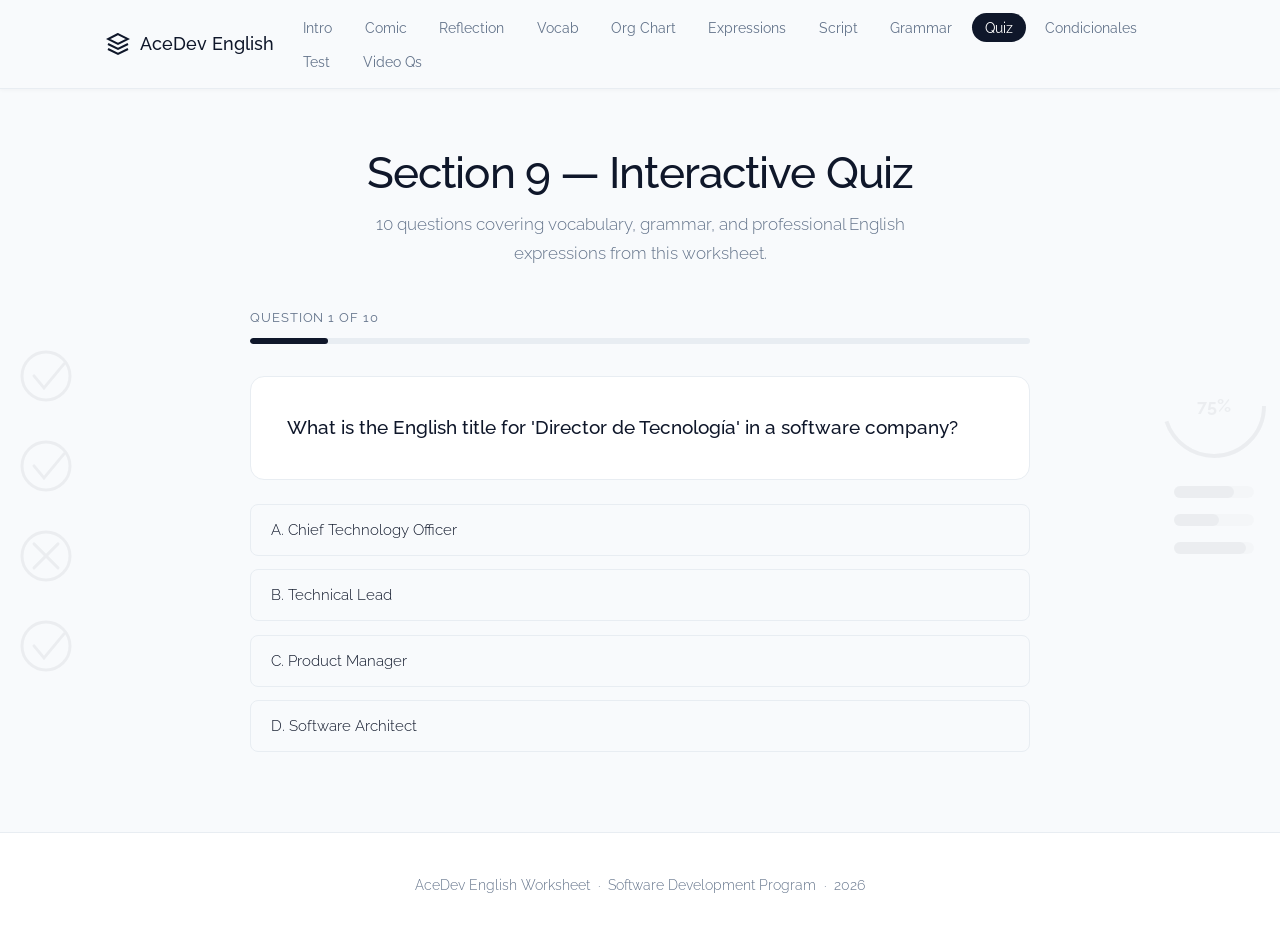
<file: quiz.html>
﻿<!DOCTYPE html>
<html lang="en">
<head>
  <meta charset="UTF-8">
  <meta name="viewport" content="width=device-width, initial-scale=1.0">
  <title>Interactive Quiz | AceDev English</title>
  <link rel="stylesheet" href="shared.css">
  <style>
    .quiz-wrap { max-width: 780px; margin: 0 auto; position: relative; z-index: 1; }
    .progress-bar-outer { background: var(--color-border); border-radius: var(--border-radius-pill); height: 6px; margin-bottom: 2rem; overflow: hidden; }
    .progress-bar-inner { height: 100%; background: var(--color-navy); border-radius: var(--border-radius-pill); transition: width 0.4s ease; }
    .q-counter { font-size: 0.82rem; font-weight: 400; color: var(--color-text-muted); margin-bottom: 0.5rem; text-transform: uppercase; letter-spacing: 0.07em; }
    .q-box { background: var(--color-surface); border: 1px solid var(--color-border); border-radius: var(--border-radius); padding: 2.25rem; margin-bottom: 1.5rem; }
    .q-text { font-size: 1.2rem; font-weight: 500; color: var(--color-navy); line-height: 1.55; }
    .options-list { list-style: none; display: flex; flex-direction: column; gap: 0.85rem; }
    .option-btn {
      width: 100%;
      text-align: left;
      padding: 1rem 1.25rem;
      background: var(--color-bg);
      border: 1px solid var(--color-border);
      border-radius: var(--border-radius-sm);
      font-family: var(--font-family);
      font-size: 0.95rem;
      font-weight: 300;
      color: var(--color-text-main);
      cursor: pointer;
      transition: var(--transition);
    }
    .option-btn:hover:not([disabled]) { background: var(--color-navy); color: #fff; }
    .option-btn.correct { background: #dcfce7; border-color: var(--color-correct); color: #064e3b; font-weight: 400; }
    .option-btn.incorrect { background: #fee2e2; border-color: var(--color-incorrect); color: #7f1d1d; font-weight: 400; }
    .option-btn[disabled] { cursor: default; }
    .feedback-box { background: var(--color-bg); border: 1px solid var(--color-border); border-radius: var(--border-radius-sm); padding: 1rem 1.25rem; margin-top: 1rem; font-size: 0.92rem; font-weight: 300; line-height: 1.6; color: var(--color-text-main); display: none; }
    .next-btn { margin-top: 1.5rem; }
    .result-box { background: var(--color-surface); border: 1px solid var(--color-border); border-radius: var(--border-radius); padding: 3rem; text-align: center; display: none; }
    .result-score { font-size: 4rem; font-weight: 500; color: var(--color-navy); }
    .result-label { font-size: 1.15rem; font-weight: 300; color: var(--color-text-muted); margin-bottom: 1.75rem; }
    .result-breakdown { display: flex; justify-content: center; gap: 2.5rem; margin-bottom: 2rem; flex-wrap: wrap; }
    .result-item { text-align: center; }
    .result-item-num { font-size: 2rem; font-weight: 500; color: var(--color-navy); }
    .result-item-label { font-size: 0.78rem; font-weight: 300; color: var(--color-text-muted); text-transform: uppercase; letter-spacing: 0.06em; }

    /* Side deco */
    .side-wrap { position: relative; }
    .side-deco-left, .side-deco-right { position: absolute; top: 50%; transform: translateY(-50%); opacity: 0.05; pointer-events: none; z-index: 0; }
    .side-deco-left { left: -100px; }
    .side-deco-right { right: -100px; }
    @media (max-width: 1024px) { .side-deco-left, .side-deco-right { display: none; } }
    @media (max-width: 600px) { .q-box { padding: 1.5rem; } .q-text { font-size: 1.05rem; } .result-breakdown { gap: 1.5rem; } }
  </style>
</head>
<body>

  <nav class="navbar">
    <div class="container nav-container">
      <a href="index.html" class="nav-logo">
        <svg width="22" height="22" viewBox="0 0 24 24" fill="none" stroke="currentColor" stroke-width="2"><path d="M12 2L2 7l10 5 10-5-10-5zM2 17l10 5 10-5M2 12l10 5 10-5"/></svg>
        <span>AceDev English</span>
      </a>
      <ul class="nav-links">
        <li><a href="intro.html" class="nav-link">Intro</a></li>
        <li><a href="comic.html" class="nav-link">Comic</a></li>
        <li><a href="reflection.html" class="nav-link">Reflection</a></li>
        <li><a href="vocab.html" class="nav-link">Vocab</a></li>
        <li><a href="org-chart.html" class="nav-link">Org Chart</a></li>
        <li><a href="expressions.html" class="nav-link">Expressions</a></li>
        <li><a href="conversation.html" class="nav-link">Script</a></li>
        <li><a href="grammar.html" class="nav-link">Grammar</a></li>
        <li><a href="quiz.html" class="nav-link active">Quiz</a></li>
        <li><a href="condicionales.html" class="nav-link">Condicionales</a></li>
        <li><a href="test.html" class="nav-link">Test</a></li>
        <li><a href="video-questions.html" class="nav-link">Video Qs</a></li>
      </ul>
      <button class="hamburger" id="hamburger" aria-label="Menu"><span></span><span></span><span></span></button>
    </div>
    <div class="mobile-nav" id="mobileNav">
      <ul>
        <li><a href="intro.html">1. Introduction</a></li>
        <li><a href="comic.html">2. Comic Story</a></li>
        <li><a href="reflection.html">3. Reflection</a></li>
        <li><a href="vocab.html">4. Vocabulary</a></li>
        <li><a href="org-chart.html">5. Org Chart</a></li>
        <li><a href="expressions.html">6. Expressions</a></li>
        <li><a href="conversation.html">7. Script</a></li>
        <li><a href="grammar.html">8. Grammar</a></li>
        <li><a href="quiz.html" class="active">9. Quiz</a></li>
        <li><a href="condicionales.html">10. Condicionales</a></li>
        <li><a href="test.html">11. Test</a></li>
      </ul>
    </div>
  </nav>

  <div class="container page-header">
    <h1 class="page-title">Section 9 — Interactive Quiz</h1>
    <p class="page-subtitle">10 questions covering vocabulary, grammar, and professional English expressions from this worksheet.</p>
  </div>

  <div class="container" style="padding-bottom: 5rem;">
    <div class="side-wrap">
      <!-- Left deco: checkmarks -->
      <div class="side-deco-left">
        <svg width="120" height="380" viewBox="0 0 120 380" fill="none">
          <circle cx="40" cy="40" r="24" stroke="#0f172a" stroke-width="3"/>
          <polyline points="28,40 38,52 58,28" stroke="#0f172a" stroke-width="3" fill="none" stroke-linecap="round"/>
          <circle cx="40" cy="130" r="24" stroke="#0f172a" stroke-width="3"/>
          <polyline points="28,130 38,142 58,118" stroke="#0f172a" stroke-width="3" fill="none" stroke-linecap="round"/>
          <circle cx="40" cy="220" r="24" stroke="#0f172a" stroke-width="3"/>
          <line x1="28" y1="208" x2="52" y2="232" stroke="#0f172a" stroke-width="3" stroke-linecap="round"/>
          <line x1="52" y1="208" x2="28" y2="232" stroke="#0f172a" stroke-width="3" stroke-linecap="round"/>
          <circle cx="40" cy="310" r="24" stroke="#0f172a" stroke-width="3"/>
          <polyline points="28,310 38,322 58,298" stroke="#0f172a" stroke-width="3" fill="none" stroke-linecap="round"/>
        </svg>
      </div>
      <!-- Right deco: percentage gauge -->
      <div class="side-deco-right">
        <svg width="120" height="380" viewBox="0 0 120 380" fill="none">
          <circle cx="60" cy="70" r="50" stroke="#0f172a" stroke-width="4" stroke-dasharray="188" stroke-dashoffset="47"/>
          <text x="60" y="76" fill="#0f172a" font-size="18" text-anchor="middle" font-weight="bold">75%</text>
          <rect x="20" y="150" width="80" height="12" rx="6" fill="#0f172a" opacity="0.3"/>
          <rect x="20" y="150" width="60" height="12" rx="6" fill="#0f172a"/>
          <rect x="20" y="178" width="80" height="12" rx="6" fill="#0f172a" opacity="0.3"/>
          <rect x="20" y="178" width="45" height="12" rx="6" fill="#0f172a"/>
          <rect x="20" y="206" width="80" height="12" rx="6" fill="#0f172a" opacity="0.3"/>
          <rect x="20" y="206" width="72" height="12" rx="6" fill="#0f172a"/>
        </svg>
      </div>

      <div class="quiz-wrap">
        <div id="quizSection">
          <div class="q-counter" id="qCounter">Question 1 of 10</div>
          <div class="progress-bar-outer"><div class="progress-bar-inner" id="progressBar" style="width:10%"></div></div>
          <div class="q-box">
            <div class="q-text" id="qText">Loading...</div>
          </div>
          <ul class="options-list" id="optionsList"></ul>
          <div class="feedback-box" id="feedbackBox"></div>
          <button class="btn btn-navy next-btn" id="nextBtn" onclick="nextQuestion()" style="display:none;">Next Question →</button>
        </div>
        <div class="result-box" id="resultBox">
          <div class="result-score" id="resultScore">0/10</div>
          <div class="result-label" id="resultLabel">Quiz Completed</div>
          <div class="result-breakdown">
            <div class="result-item"><div class="result-item-num" id="resCorrect">0</div><div class="result-item-label">Correct</div></div>
            <div class="result-item"><div class="result-item-num" id="resIncorrect">0</div><div class="result-item-label">Incorrect</div></div>
            <div class="result-item"><div class="result-item-num" id="resPct">0%</div><div class="result-item-label">Percentage</div></div>
          </div>
          <button class="btn btn-navy" onclick="restartQuiz()">Retake Quiz</button>
          &nbsp;
          <a href="index.html" class="btn btn-ghost">Back to Home</a>
        </div>
      </div>
    </div>
  </div>

  <footer>
    <div class="container">AceDev English Worksheet &nbsp;·&nbsp; Software Development Program &nbsp;·&nbsp; <span id="year"></span></div>
  </footer>

  <script>
    document.getElementById('year').textContent = new Date().getFullYear();
    document.getElementById('hamburger').addEventListener('click', () => document.getElementById('mobileNav').classList.toggle('open'));

    const questions = [
      { q: "What is the English title for 'Director de Tecnología' in a software company?", opts: ["Chief Technology Officer", "Technical Lead", "Product Manager", "Software Architect"], ans: 0, feedback: "CTO (Chief Technology Officer) is the executive responsible for all technical strategy and engineering decisions." },
      { q: "Which phrase is the MOST formal and polite way to ask for help in English?", opts: ["Can you help me?", "Could you help me?", "Would you mind helping me?", "Do you help me?"], ans: 2, feedback: "'Would you mind helping me?' is the most polite form using a double modal construction. It's ideal for formal client or investor interactions." },
      { q: "Complete the sentence: 'We _____ growing steadily for the past three years.' (Present Perfect Continuous)", opts: ["have been", "has been", "are", "were"], ans: 0, feedback: "'Have been growing' is the Present Perfect Continuous (have/has + been + V-ing), expressing a continuous action from the past to the present." },
      { q: "What does 'Please have a seat' mean in Spanish?", opts: ["Por favor, ayúdeme", "Por favor, tome asiento", "Por favor, espere aquí afuera", "Por favor, llame antes"], ans: 1, feedback: "'Please have a seat' = 'Por favor, tome asiento' — an essential reception phrase for welcoming visitors professionally." },
      { q: "Which role is primarily responsible for bridging the gap between clients and the dev team?", opts: ["Scrum Master", "Business Analyst", "QA Engineer", "Cloud Architect"], ans: 1, feedback: "The Business Analyst bridges communication between business stakeholders and the development team by gathering, documenting, and translating requirements." },
      { q: "In the formula 'Subject + will + base verb', which grammar tense is this?", opts: ["Present Simple", "Past Continuous", "Future Simple", "Present Perfect"], ans: 2, feedback: "'Will + base verb' is the Future Simple tense, used for promises, commitments, predictions, and spontaneous decisions in English." },
      { q: "What should you say when someone calls but the contact is unavailable?", opts: ["Call back later", "Could I take a message?", "He is busy right now", "I don't know where he is"], ans: 1, feedback: "'Could I take a message?' is the professional standard phrase used when the requested person is unavailable — shows service and attentiveness." },
      { q: "Which professional phrase is used to thank someone for waiting?", opts: ["You are very patient", "Thank you for your patience", "I am sorry for making you wait so long", "Please wait"], ans: 1, feedback: "'Thank you for your patience' is a formal, concise phrase that acknowledges a wait while maintaining a positive, respectful tone." },
      { q: "The DevOps Engineer primarily manages which of these?", opts: ["UI wireframes and prototypes", "Financial budgeting and reports", "CI/CD pipelines and cloud deployments", "Job recruitment and onboarding"], ans: 2, feedback: "DevOps Engineers manage CI/CD pipelines, cloud infrastructure, and deployment automation — bridging development and operations for stable, rapid releases." },
      { q: "Complete: 'She _____ the pull request every morning.' (Present Simple, third person)", opts: ["review", "reviews", "reviewed", "is review"], ans: 1, feedback: "Present Simple third person (he/she/it) adds -s/-es to the base verb: She review → She reviews. This is one of the most common grammar errors in English." },
    ];

    let current = 0, correct = 0, incorrect = 0;

    function loadQuestion() {
      const q = questions[current];
      document.getElementById('qCounter').textContent = `Question ${current + 1} of ${questions.length}`;
      document.getElementById('progressBar').style.width = `${((current + 1) / questions.length) * 100}%`;
      document.getElementById('qText').textContent = q.q;
      document.getElementById('feedbackBox').style.display = 'none';
      document.getElementById('nextBtn').style.display = 'none';
      const ol = document.getElementById('optionsList');
      ol.innerHTML = '';
      q.opts.forEach((opt, i) => {
        const li = document.createElement('li');
        const btn = document.createElement('button');
        btn.className = 'option-btn';
        btn.textContent = `${String.fromCharCode(65 + i)}. ${opt}`;
        btn.onclick = () => selectAnswer(i);
        li.appendChild(btn);
        ol.appendChild(li);
      });
    }

    function selectAnswer(idx) {
      const q = questions[current];
      const btns = document.querySelectorAll('.option-btn');
      btns.forEach(b => b.disabled = true);
      if (idx === q.ans) {
        btns[idx].classList.add('correct');
        correct++;
      } else {
        btns[idx].classList.add('incorrect');
        btns[q.ans].classList.add('correct');
        incorrect++;
      }
      const fb = document.getElementById('feedbackBox');
      fb.textContent = q.feedback;
      fb.style.display = 'block';
      document.getElementById('nextBtn').style.display = 'inline-flex';
      document.getElementById('nextBtn').textContent = current < questions.length - 1 ? 'Next Question →' : 'See Results';
    }

    function nextQuestion() {
      current++;
      if (current >= questions.length) {
        showResults();
      } else {
        loadQuestion();
      }
    }

    function showResults() {
      document.getElementById('quizSection').style.display = 'none';
      const res = document.getElementById('resultBox');
      res.style.display = 'block';
      const pct = Math.round((correct / questions.length) * 100);
      document.getElementById('resultScore').textContent = `${correct}/${questions.length}`;
      const labels = ['Keep Practicing!', 'Good Effort!', 'Well Done!', 'Excellent!', 'Outstanding!'];
      document.getElementById('resultLabel').textContent = pct < 50 ? labels[0] : pct < 65 ? labels[1] : pct < 80 ? labels[2] : pct < 95 ? labels[3] : labels[4];
      document.getElementById('resCorrect').textContent = correct;
      document.getElementById('resIncorrect').textContent = incorrect;
      document.getElementById('resPct').textContent = `${pct}%`;
    }

    function restartQuiz() {
      current = 0; correct = 0; incorrect = 0;
      document.getElementById('quizSection').style.display = 'block';
      document.getElementById('resultBox').style.display = 'none';
      loadQuestion();
    }

    loadQuestion();
  </script>
</body>
</html>
</file>
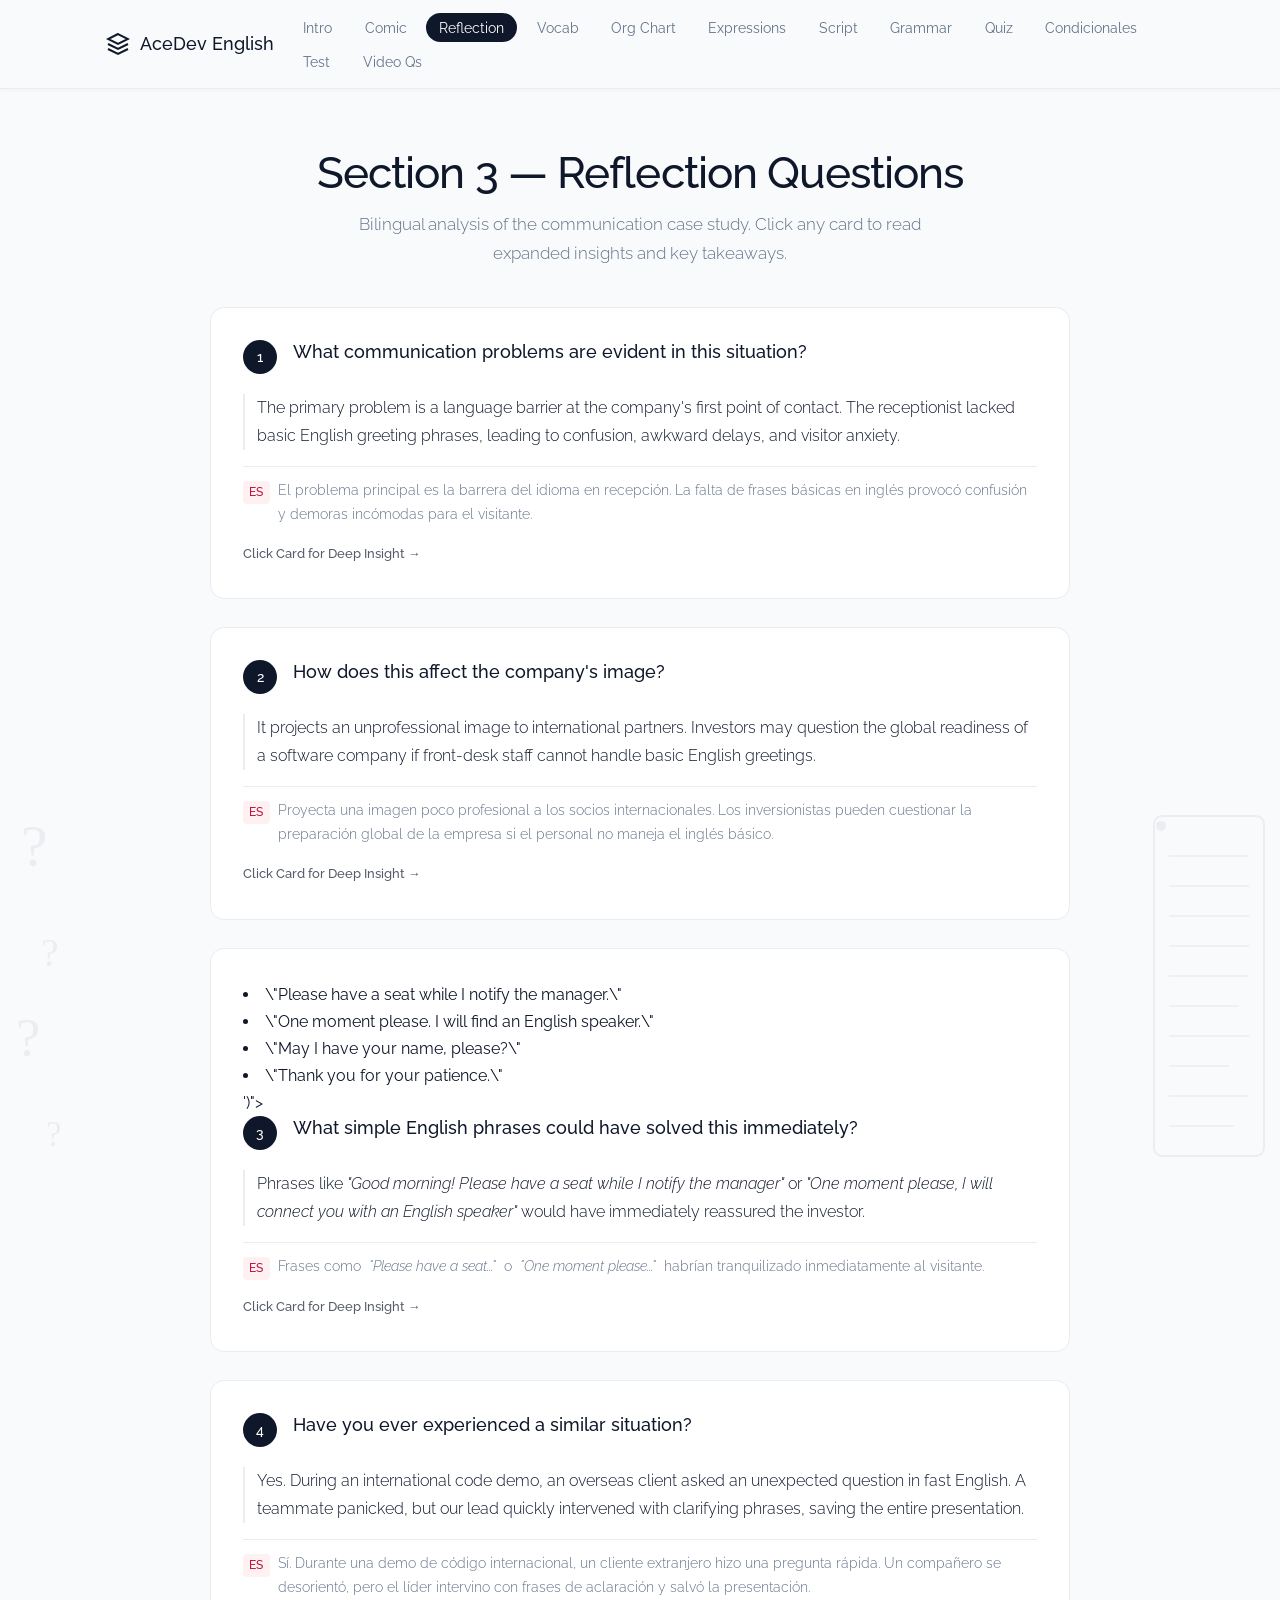
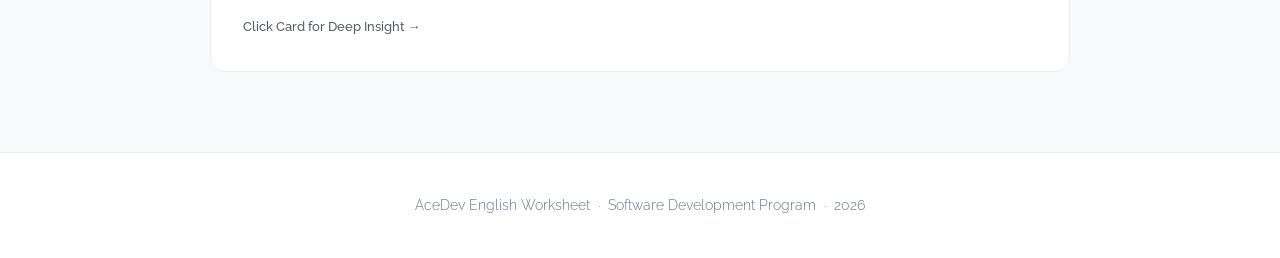
<file: reflection.html>
﻿<!DOCTYPE html>
<html lang="en">
<head>
  <meta charset="UTF-8">
  <meta name="viewport" content="width=device-width, initial-scale=1.0">
  <title>Reflection Questions | AceDev English</title>
  <link rel="stylesheet" href="shared.css">
  <style>
    .reflection-list { display: flex; flex-direction: column; gap: 1.75rem; max-width: 860px; margin: 0 auto; position: relative; z-index: 1; }
    .ref-card { background: var(--color-surface); border: 1px solid var(--color-border); border-radius: var(--border-radius); padding: 2rem; cursor: pointer; transition: var(--transition); }
    .ref-card:hover { transform: translateY(-4px); box-shadow: var(--shadow-md); }
    .q-header { display: flex; align-items: flex-start; gap: 1rem; margin-bottom: 1.25rem; }
    .q-num { width: 34px; height: 34px; border-radius: 50%; background: var(--color-navy); color: #fff; display: flex; align-items: center; justify-content: center; font-size: 0.9rem; font-weight: 500; flex-shrink: 0; }
    .q-text { font-size: 1.1rem; font-weight: 500; color: var(--color-navy); line-height: 1.4; }
    .a-en { font-size: 1rem; font-weight: 300; color: var(--color-text-main); line-height: 1.75; margin-bottom: 1rem; padding-left: 0.75rem; border-left: 2px solid var(--color-border); }
    .a-es { font-size: 0.88rem; font-weight: 300; color: var(--color-text-muted); border-top: 1px solid var(--color-border); padding-top: 0.75rem; display: flex; gap: 0.5rem; align-items: flex-start; }
    .es-tag { background: var(--color-es-bg); color: var(--color-es-flag); font-size: 0.72rem; font-weight: 500; padding: 0.1rem 0.4rem; border-radius: 4px; flex-shrink: 0; margin-top: 2px; }

    /* Side illustration */
    .side-wrap { position: relative; }
    .side-deco-left, .side-deco-right { position: absolute; top: 50%; transform: translateY(-50%); opacity: 0.05; pointer-events: none; z-index: 0; }
    .side-deco-left { left: -100px; }
    .side-deco-right { right: -100px; }
    @media (max-width: 1024px) { .side-deco-left, .side-deco-right { display: none; } }
  </style>
</head>
<body>

  <nav class="navbar">
    <div class="container nav-container">
      <a href="index.html" class="nav-logo">
        <svg width="22" height="22" viewBox="0 0 24 24" fill="none" stroke="currentColor" stroke-width="2"><path d="M12 2L2 7l10 5 10-5-10-5zM2 17l10 5 10-5M2 12l10 5 10-5"/></svg>
        <span>AceDev English</span>
      </a>
      <ul class="nav-links">
        <li><a href="intro.html" class="nav-link">Intro</a></li>
        <li><a href="comic.html" class="nav-link">Comic</a></li>
        <li><a href="reflection.html" class="nav-link active">Reflection</a></li>
        <li><a href="vocab.html" class="nav-link">Vocab</a></li>
        <li><a href="org-chart.html" class="nav-link">Org Chart</a></li>
        <li><a href="expressions.html" class="nav-link">Expressions</a></li>
        <li><a href="conversation.html" class="nav-link">Script</a></li>
        <li><a href="grammar.html" class="nav-link">Grammar</a></li>
        <li><a href="quiz.html" class="nav-link">Quiz</a></li>
        <li><a href="condicionales.html" class="nav-link">Condicionales</a></li>
        <li><a href="test.html" class="nav-link">Test</a></li>
        <li><a href="video-questions.html" class="nav-link">Video Qs</a></li>
      </ul>
      <button class="hamburger" id="hamburger" aria-label="Menu"><span></span><span></span><span></span></button>
    </div>
    <div class="mobile-nav" id="mobileNav">
      <ul>
        <li><a href="intro.html">1. Introduction</a></li>
        <li><a href="comic.html">2. Comic Story</a></li>
        <li><a href="reflection.html" class="active">3. Reflection</a></li>
        <li><a href="vocab.html">4. Vocabulary</a></li>
        <li><a href="org-chart.html">5. Org Chart</a></li>
        <li><a href="expressions.html">6. Expressions</a></li>
        <li><a href="conversation.html">7. Script</a></li>
        <li><a href="grammar.html">8. Grammar</a></li>
        <li><a href="quiz.html">9. Quiz</a></li>
        <li><a href="condicionales.html">10. Condicionales</a></li>
        <li><a href="test.html">11. Test</a></li>
      </ul>
    </div>
  </nav>

  <div class="container page-header">
    <h1 class="page-title">Section 3 — Reflection Questions</h1>
    <p class="page-subtitle">Bilingual analysis of the communication case study. Click any card to read expanded insights and key takeaways.</p>
  </div>

  <div class="container" style="padding-bottom:5rem;">
    <div class="side-wrap">
      <!-- Left: question marks -->
      <div class="side-deco-left">
        <svg width="130" height="380" viewBox="0 0 130 380" fill="none">
          <text x="15" y="70" fill="#0f172a" font-size="60" font-family="serif">?</text>
          <text x="35" y="170" fill="#0f172a" font-size="40" font-family="serif">?</text>
          <text x="10" y="260" fill="#0f172a" font-size="55" font-family="serif">?</text>
          <text x="40" y="350" fill="#0f172a" font-size="35" font-family="serif">?</text>
        </svg>
      </div>
      <!-- Right: notepad lines -->
      <div class="side-deco-right">
        <svg width="130" height="380" viewBox="0 0 130 380" fill="none">
          <rect x="10" y="20" width="110" height="340" rx="8" stroke="#0f172a" stroke-width="2"/>
          <line x1="25" y1="60" x2="105" y2="60" stroke="#0f172a" stroke-width="1.5"/>
          <line x1="25" y1="90" x2="105" y2="90" stroke="#0f172a" stroke-width="1.5"/>
          <line x1="25" y1="120" x2="105" y2="120" stroke="#0f172a" stroke-width="1.5"/>
          <line x1="25" y1="150" x2="105" y2="150" stroke="#0f172a" stroke-width="1.5"/>
          <line x1="25" y1="180" x2="105" y2="180" stroke="#0f172a" stroke-width="1.5"/>
          <line x1="25" y1="210" x2="95" y2="210" stroke="#0f172a" stroke-width="1.5"/>
          <line x1="25" y1="240" x2="105" y2="240" stroke="#0f172a" stroke-width="1.5"/>
          <line x1="25" y1="270" x2="85" y2="270" stroke="#0f172a" stroke-width="1.5"/>
          <line x1="25" y1="300" x2="105" y2="300" stroke="#0f172a" stroke-width="1.5"/>
          <line x1="25" y1="330" x2="90" y2="330" stroke="#0f172a" stroke-width="1.5"/>
          <circle cx="17" cy="30" r="5" fill="#0f172a"/>
        </svg>
      </div>

      <div class="reflection-list">
        <div class="ref-card hover-wrap" onclick="openModal('Question 1 — Deep Analysis', 'Communication Problems in the Scenario', '<p><strong>Root Causes Identified:</strong></p><ul style=\'padding-left:1.25rem; margin-top:0.5rem; list-style-type:disc;\'><li>No English training protocol for reception staff</li><li>No emergency referral card available at the front desk</li><li>No bilingual colleague contact list posted near reception</li><li>No signage or visitor materials in English</li></ul><br><p><strong>Recommendation:</strong> Implement a 2-hour monthly English reception training for all front-desk staff.</p>')">
          <div class="q-header">
            <div class="q-num">1</div>
            <div class="q-text">What communication problems are evident in this situation?</div>
          </div>
          <div class="a-en">
            The primary problem is a language barrier at the company's first point of contact. The receptionist lacked basic English greeting phrases, leading to confusion, awkward delays, and visitor anxiety.
          </div>
          <div class="a-es">
            <span class="es-tag">ES</span>
            El problema principal es la barrera del idioma en recepción. La falta de frases básicas en inglés provocó confusión y demoras incómodas para el visitante.
          </div>
          <span class="click-hint">Click Card for Deep Insight →</span>
          <div class="hover-info">Click to view deep analysis of the communication issues.</div>
        </div>

        <div class="ref-card hover-wrap" onclick="openModal('Question 2 — Deep Analysis', 'Corporate Image and Investor Perception', '<p><strong>Brand Reputation Impact:</strong> Foreign investors evaluate both technical output AND organizational polish. A language barrier at reception signals poor preparation and lack of global readiness.</p><br><p><strong>Investor Psychology:</strong> If a company cannot handle a lobby greeting, how will it handle a cross-border project delivery?</p>')">
          <div class="q-header">
            <div class="q-num">2</div>
            <div class="q-text">How does this affect the company's image?</div>
          </div>
          <div class="a-en">
            It projects an unprofessional image to international partners. Investors may question the global readiness of a software company if front-desk staff cannot handle basic English greetings.
          </div>
          <div class="a-es">
            <span class="es-tag">ES</span>
            Proyecta una imagen poco profesional a los socios internacionales. Los inversionistas pueden cuestionar la preparación global de la empresa si el personal no maneja el inglés básico.
          </div>
          <span class="click-hint">Click Card for Deep Insight →</span>
          <div class="hover-info">Click to view deep analysis of the communication issues.</div>
        </div>

        <div class="ref-card hover-wrap" onclick="openModal('Question 3 — Deep Analysis', 'Immediately Effective English Phrases', '<p><strong>Top 5 Phrases That Would Have Resolved This:</strong></p><ol style=\'padding-left:1.25rem; margin-top:0.5rem;\'><li>\"Good morning! Welcome to our company.\"</li><li>\"Please have a seat while I notify the manager.\"</li><li>\"One moment please. I will find an English speaker.\"</li><li>\"May I have your name, please?\"</li><li>\"Thank you for your patience.\"</li></ol>')">
          <div class="q-header">
            <div class="q-num">3</div>
            <div class="q-text">What simple English phrases could have solved this immediately?</div>
          </div>
          <div class="a-en">
            Phrases like <em>"Good morning! Please have a seat while I notify the manager"</em> or <em>"One moment please, I will connect you with an English speaker"</em> would have immediately reassured the investor.
          </div>
          <div class="a-es">
            <span class="es-tag">ES</span>
            Frases como <em>"Please have a seat..."</em> o <em>"One moment please..."</em> habrían tranquilizado inmediatamente al visitante.
          </div>
          <span class="click-hint">Click Card for Deep Insight →</span>
          <div class="hover-info">Click to view deep analysis of the communication issues.</div>
        </div>

        <div class="ref-card" onclick="openModal('Question 4 — Deep Analysis', 'Real-World Experience & Workplace Lessons', '<p><strong>Professional Takeaway:</strong> Preparing a small set of memorized clarification phrases gives engineering teams confidence during unexpected English interactions in code demos, client calls, and stand-ups.</p><br><p><strong>Practice Method:</strong> Role-play 10-minute English scenarios weekly during team standups.</p>')">
          <div class="q-header">
            <div class="q-num">4</div>
            <div class="q-text">Have you ever experienced a similar situation?</div>
          </div>
          <div class="a-en">
            Yes. During an international code demo, an overseas client asked an unexpected question in fast English. A teammate panicked, but our lead quickly intervened with clarifying phrases, saving the entire presentation.
          </div>
          <div class="a-es">
            <span class="es-tag">ES</span>
            Sí. Durante una demo de código internacional, un cliente extranjero hizo una pregunta rápida. Un compañero se desorientó, pero el líder intervino con frases de aclaración y salvó la presentación.
          </div>
          <span class="click-hint">Click Card for Deep Insight →</span>
        </div>
      </div>
    </div>
  </div>

  <div class="modal-overlay" id="detailModal">
    <div class="modal-content">
      <button class="modal-close-btn" onclick="closeModal()">×</button>
      <h3 class="modal-title" id="modalTitle">Title</h3>
      <div class="modal-subtitle" id="modalSubtitle">Subtitle</div>
      <div class="modal-body" id="modalBody">Content</div>
    </div>
  </div>

  <footer>
    <div class="container">AceDev English Worksheet &nbsp;·&nbsp; Software Development Program &nbsp;·&nbsp; <span id="year"></span></div>
  </footer>

  <script>
    document.getElementById('year').textContent = new Date().getFullYear();
    document.getElementById('hamburger').addEventListener('click', () => document.getElementById('mobileNav').classList.toggle('open'));
    function openModal(t, s, b) {
      document.getElementById('modalTitle').textContent = t;
      document.getElementById('modalSubtitle').textContent = s;
      document.getElementById('modalBody').innerHTML = b;
      document.getElementById('detailModal').classList.add('active');
    }
    function closeModal() { document.getElementById('detailModal').classList.remove('active'); }
    document.getElementById('detailModal').addEventListener('click', e => { if (e.target === document.getElementById('detailModal')) closeModal(); });
  </script>
</body>
</html>
</file>
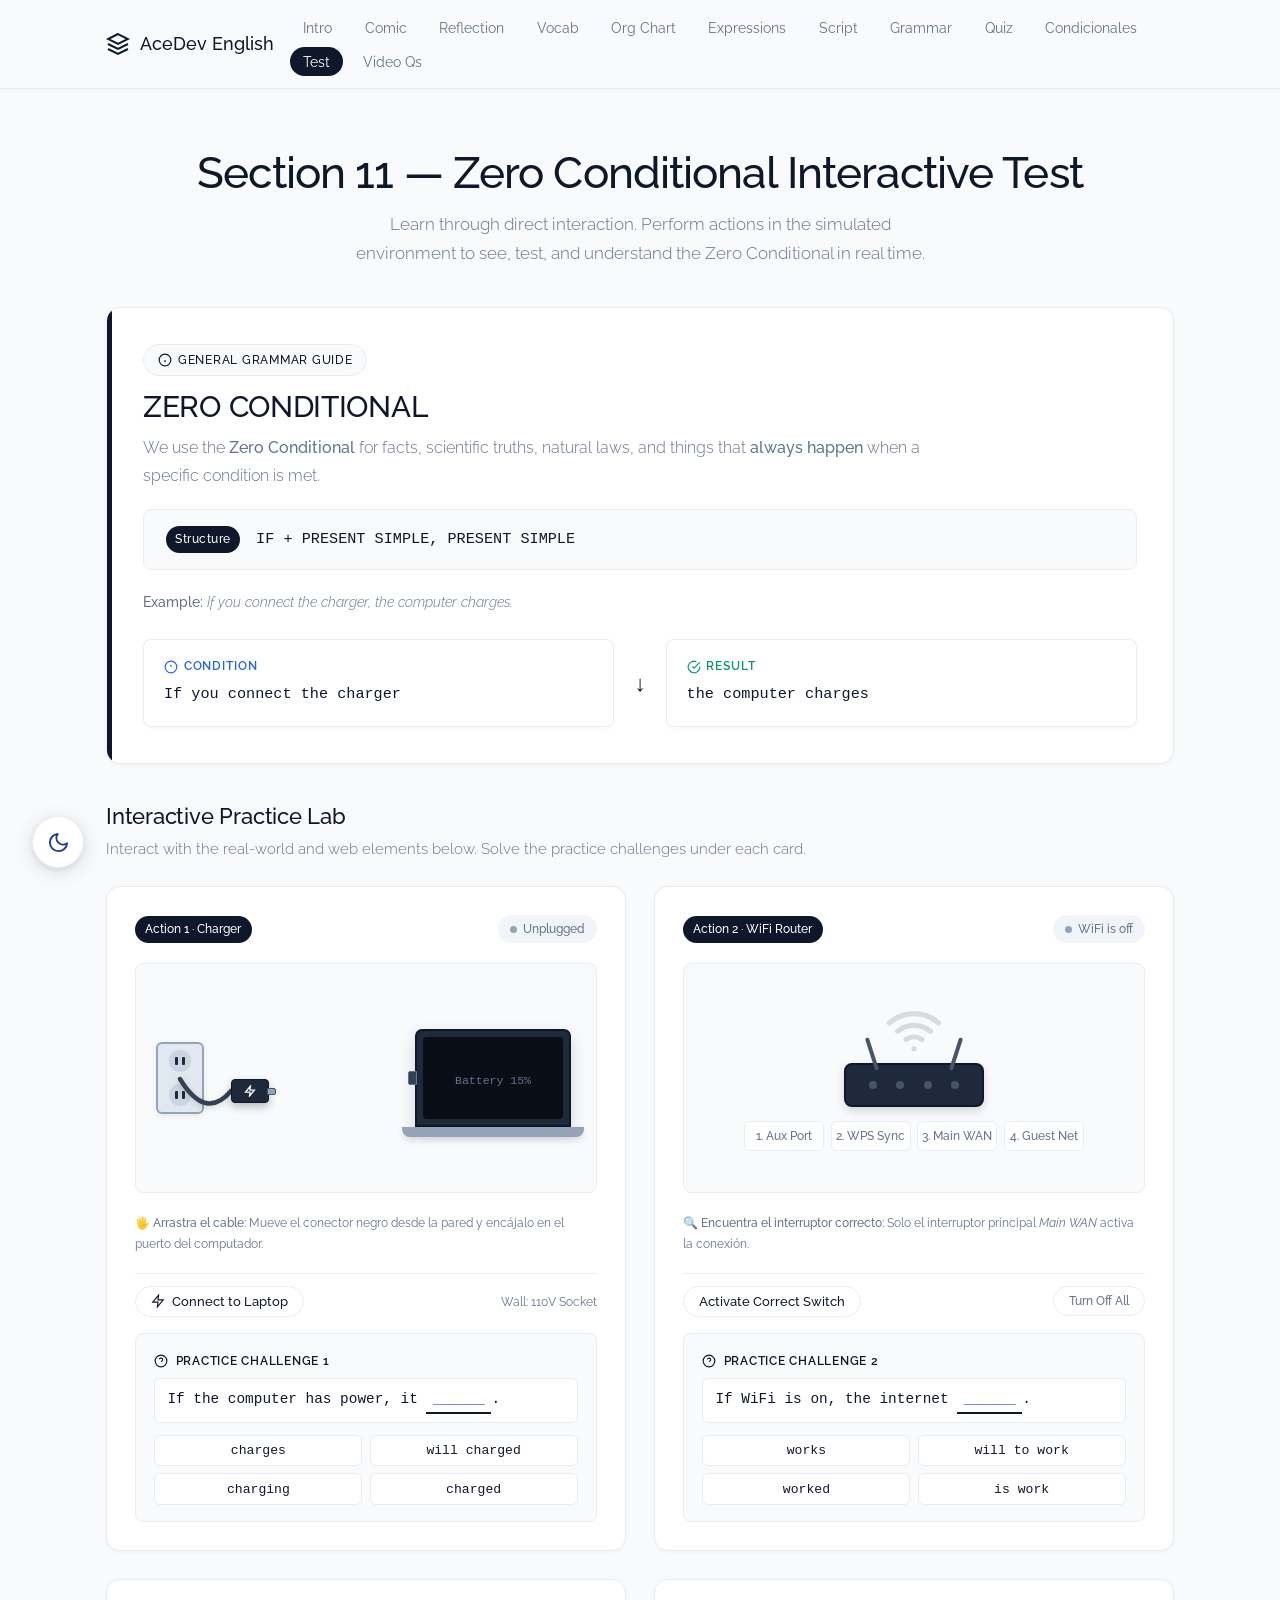
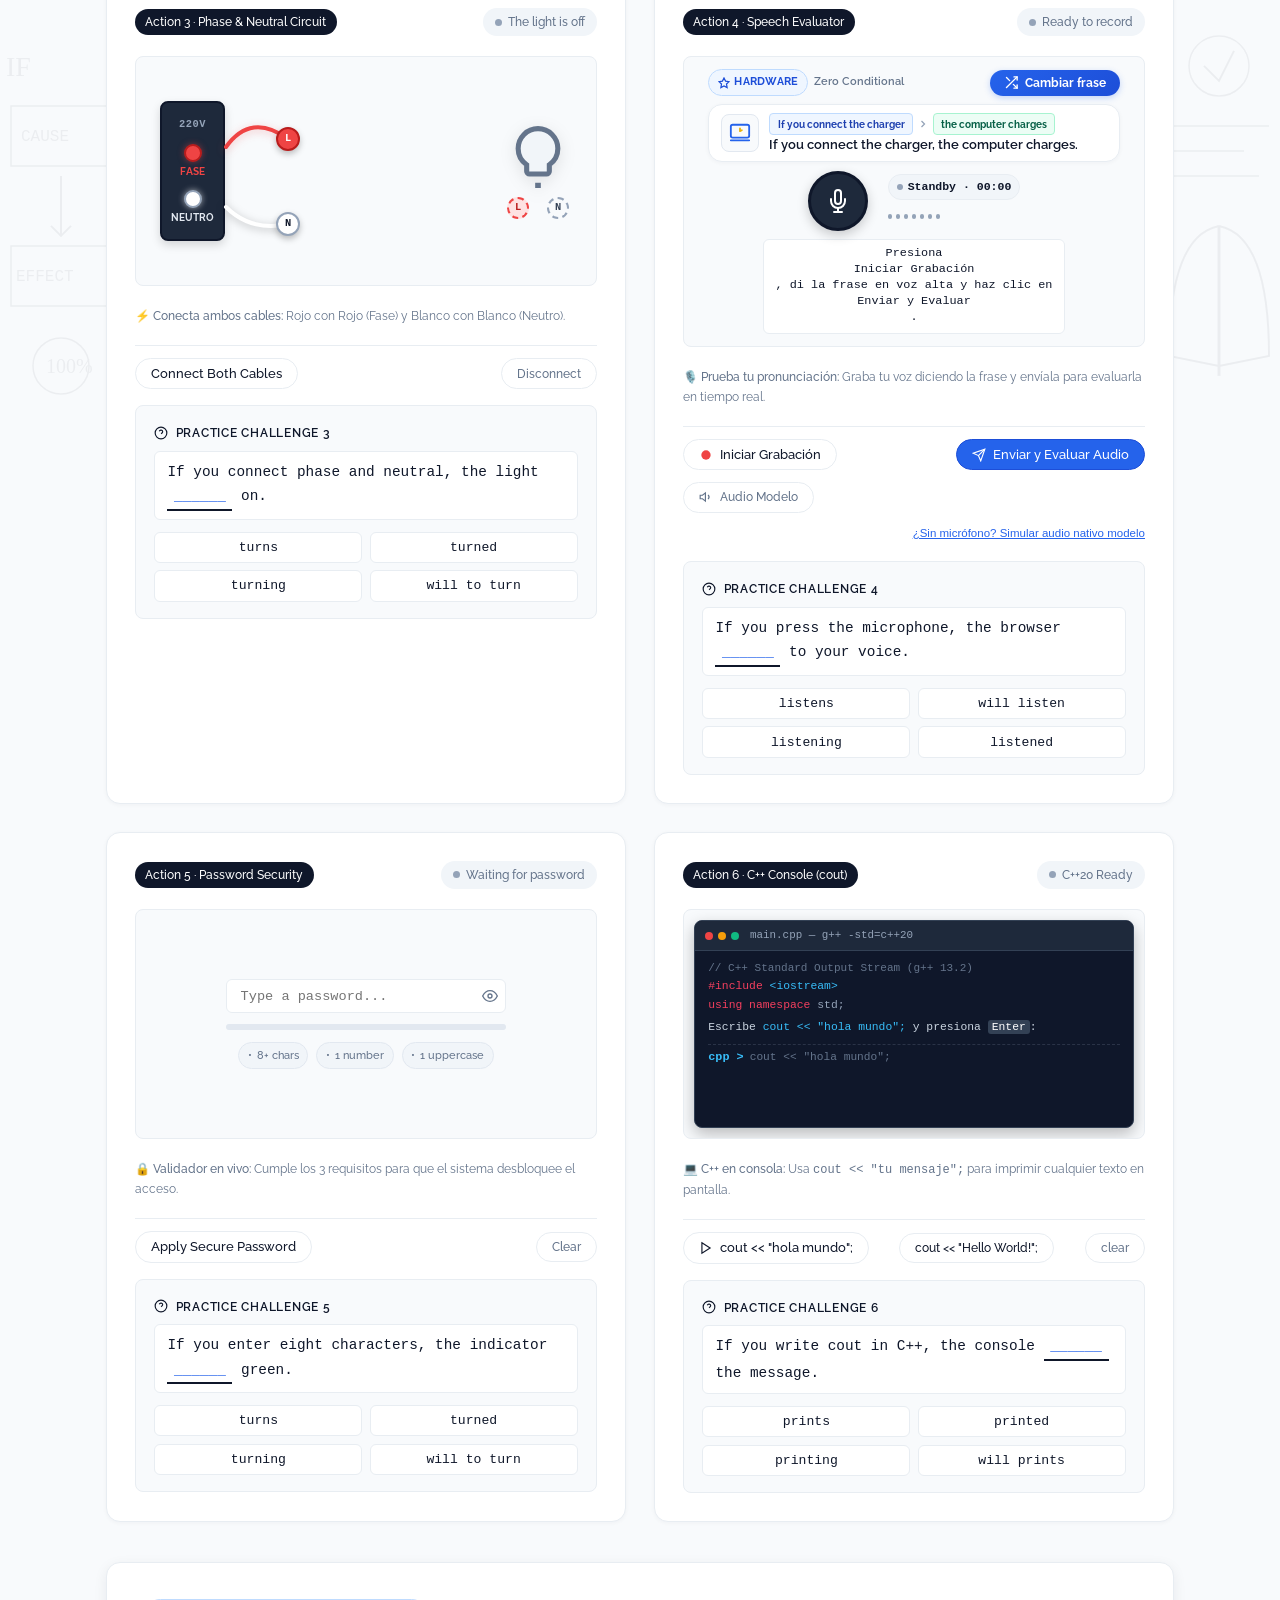
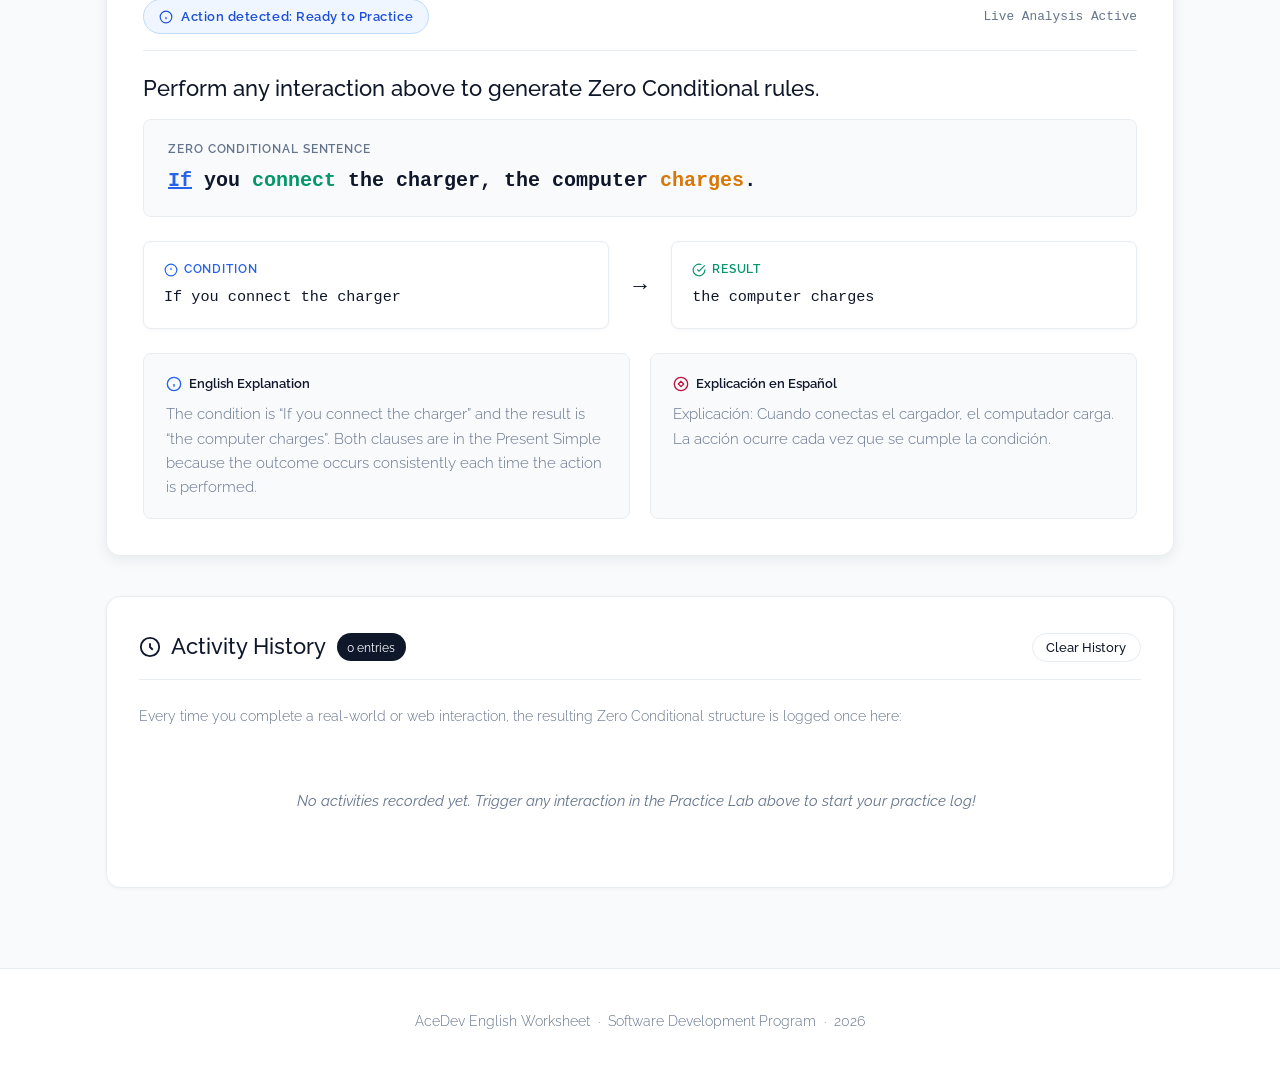
<file: test.html>
<!DOCTYPE html>
<html lang="en">
<head>
  <meta charset="UTF-8">
  <meta name="viewport" content="width=device-width, initial-scale=1.0">
  <title>Test | AceDev English</title>
  <script>
    (function() {
      try {
        var saved = localStorage.getItem('acedev_theme');
        if (saved === 'dark' || (!saved && window.matchMedia && window.matchMedia('(prefers-color-scheme: dark)').matches)) {
          document.documentElement.setAttribute('data-theme', 'dark');
        }
      } catch (e) {}
    })();
  </script>
  <link rel="stylesheet" href="shared.css">
  <style>
    /* Section 11 Test Styles */
    .test-hero {
      background: var(--color-surface);
      border: 1px solid var(--color-border);
      border-radius: var(--border-radius);
      padding: 2.25rem;
      margin-bottom: 2.5rem;
      box-shadow: var(--shadow-sm);
      position: relative;
      overflow: hidden;
    }
    .test-hero::before {
      content: "";
      position: absolute;
      top: 0;
      left: 0;
      width: 5px;
      height: 100%;
      background: var(--color-navy);
    }
    .badge-pill {
      display: inline-flex;
      align-items: center;
      gap: 0.4rem;
      padding: 0.25rem 0.85rem;
      border-radius: var(--border-radius-pill);
      background: var(--color-bg);
      border: 1px solid var(--color-border);
      color: var(--color-navy);
      font-size: 0.78rem;
      font-weight: 500;
      text-transform: uppercase;
      letter-spacing: 0.06em;
      margin-bottom: 0.85rem;
    }
    .formula-banner {
      display: flex;
      align-items: center;
      gap: 1rem;
      flex-wrap: wrap;
      background: var(--color-bg);
      border: 1px solid var(--color-border);
      border-radius: var(--border-radius-sm);
      padding: 1rem 1.35rem;
      margin: 1.25rem 0;
      font-family: var(--font-mono);
      font-size: 0.95rem;
      color: var(--color-navy);
    }
    .formula-tag {
      background: var(--color-navy);
      color: #fff;
      font-size: 0.75rem;
      padding: 0.2rem 0.6rem;
      border-radius: var(--border-radius-pill);
      font-family: var(--font-family);
      font-weight: 500;
      letter-spacing: 0.04em;
    }

    /* Condition -> Result Diagram */
    .flow-diagram {
      display: flex;
      align-items: center;
      gap: 1.25rem;
      margin-top: 1.5rem;
      flex-wrap: wrap;
    }
    .flow-step {
      flex: 1;
      min-width: 220px;
      background: #ffffff;
      border: 1px solid var(--color-border);
      border-radius: var(--border-radius-sm);
      padding: 1.1rem 1.25rem;
      box-shadow: var(--shadow-sm);
      position: relative;
    }
    .flow-label {
      font-size: 0.72rem;
      font-weight: 600;
      letter-spacing: 0.08em;
      text-transform: uppercase;
      margin-bottom: 0.35rem;
      display: flex;
      align-items: center;
      gap: 0.35rem;
    }
    .flow-label.cond { color: #2563eb; }
    .flow-label.res { color: var(--color-correct); }
    .flow-text {
      font-family: var(--font-mono);
      font-size: 0.95rem;
      color: var(--color-navy);
      font-weight: 500;
    }
    .flow-arrow {
      font-size: 1.4rem;
      color: var(--color-navy);
      display: flex;
      align-items: center;
      justify-content: center;
      font-weight: 500;
    }

    /* Interactive Lab Grid */
    .lab-grid {
      display: grid;
      grid-template-columns: repeat(2, 1fr);
      gap: 1.75rem;
      margin-bottom: 2.5rem;
    }
    .lab-card {
      background: var(--color-surface);
      border: 1px solid var(--color-border);
      border-radius: var(--border-radius);
      padding: 1.75rem;
      box-shadow: var(--shadow-sm);
      display: flex;
      flex-direction: column;
      transition: var(--transition);
      position: relative;
    }
    .lab-card:hover {
      box-shadow: var(--shadow-md);
      border-color: #cbd5e1;
    }
    .card-top {
      display: flex;
      justify-content: space-between;
      align-items: center;
      margin-bottom: 1.25rem;
    }
    .action-num-badge {
      font-size: 0.75rem;
      font-weight: 500;
      background: var(--color-navy);
      color: #fff;
      padding: 0.2rem 0.65rem;
      border-radius: var(--border-radius-pill);
    }
    .card-status-badge {
      font-size: 0.75rem;
      font-weight: 500;
      padding: 0.25rem 0.75rem;
      border-radius: var(--border-radius-pill);
      background: #f1f5f9;
      color: var(--color-text-muted);
      display: inline-flex;
      align-items: center;
      gap: 0.35rem;
      transition: var(--transition);
    }
    .card-status-badge.active-status {
      background: #dcfce7;
      color: #15803d;
      border: 1px solid #bbf7d0;
    }

    /* Simulation stage */
    .sim-stage {
      background: var(--color-bg);
      border: 1px solid var(--color-border);
      border-radius: var(--border-radius-sm);
      height: 230px;
      display: flex;
      align-items: center;
      justify-content: center;
      position: relative;
      overflow: hidden;
      margin-bottom: 1.25rem;
      user-select: none;
      touch-action: none;
    }

    /* Controls bar */
    .card-controls {
      display: flex;
      align-items: center;
      justify-content: space-between;
      gap: 0.75rem;
      margin-top: 0.75rem;
      padding-top: 0.75rem;
      border-top: 1px solid var(--color-border);
      flex-wrap: wrap;
    }

    /* Action buttons */
    .btn-action-small {
      display: inline-flex;
      align-items: center;
      gap: 0.4rem;
      padding: 0.45rem 0.95rem;
      border-radius: var(--border-radius-pill);
      font-family: var(--font-family);
      font-size: 0.82rem;
      font-weight: 500;
      border: 1px solid var(--color-border);
      background: var(--color-surface);
      color: var(--color-navy);
      cursor: pointer;
      transition: var(--transition);
    }
    .btn-action-small:hover {
      background: var(--color-navy);
      color: #ffffff;
      border-color: var(--color-navy);
    }
    .btn-action-small:active {
      transform: scale(0.97);
    }

    /* ===================================================
       1. CHARGER SIMULATION STYLES
       =================================================== */
    .wall-outlet {
      position: absolute;
      left: 20px;
      top: 50%;
      transform: translateY(-50%);
      width: 48px;
      height: 72px;
      background: #e2e8f0;
      border: 2px solid #94a3b8;
      border-radius: 6px;
      display: flex;
      flex-direction: column;
      align-items: center;
      justify-content: center;
      gap: 12px;
      box-shadow: 0 2px 6px rgba(0,0,0,0.08);
      z-index: 2;
    }
    .outlet-socket {
      width: 22px;
      height: 22px;
      background: #cbd5e1;
      border-radius: 50%;
      display: flex;
      align-items: center;
      justify-content: center;
      gap: 4px;
    }
    .outlet-hole {
      width: 3px;
      height: 8px;
      background: #1e293b;
      border-radius: 1px;
    }
    .cable-canvas-svg {
      position: absolute;
      top: 0;
      left: 0;
      width: 100%;
      height: 100%;
      pointer-events: none;
      z-index: 5;
    }
    .charger-cable-path {
      fill: none;
      stroke: #334155;
      stroke-width: 4.5;
      stroke-linecap: round;
      filter: drop-shadow(0 2px 3px rgba(0,0,0,0.15));
    }
    .charger-drag-head {
      position: absolute;
      width: 38px;
      height: 24px;
      background: #1e293b;
      border-radius: 4px;
      border: 1px solid #0f172a;
      display: flex;
      align-items: center;
      justify-content: center;
      cursor: grab;
      z-index: 10;
      touch-action: none;
      box-shadow: 0 4px 8px rgba(0,0,0,0.25);
      transition: transform 0.08s ease, box-shadow 0.2s ease;
    }
    .charger-drag-head:active {
      cursor: grabbing;
      transform: scale(1.08);
      box-shadow: 0 6px 14px rgba(0,0,0,0.35);
    }
    .charger-drag-pin {
      position: absolute;
      right: -8px;
      width: 9px;
      height: 7px;
      background: #94a3b8;
      border-radius: 0 2px 2px 0;
      border: 1px solid #475569;
    }
    .laptop-frame {
      position: absolute;
      right: 25px;
      top: 50%;
      transform: translateY(-50%);
      width: 156px;
      height: 98px;
      background: #1e293b;
      border-radius: 7px 7px 0 0;
      border: 2px solid #0f172a;
      display: flex;
      align-items: center;
      justify-content: center;
      box-shadow: 0 6px 16px rgba(0,0,0,0.15);
      transition: var(--transition);
      z-index: 3;
    }
    .laptop-base {
      position: absolute;
      right: 12px;
      top: calc(50% + 49px);
      width: 182px;
      height: 10px;
      background: #94a3b8;
      border-radius: 0 0 8px 8px;
      box-shadow: 0 3px 6px rgba(0,0,0,0.12);
      z-index: 3;
    }
    .laptop-screen {
      width: 140px;
      height: 82px;
      background: #090d16;
      border-radius: 4px;
      display: flex;
      flex-direction: column;
      align-items: center;
      justify-content: center;
      color: #64748b;
      font-size: 0.75rem;
      font-family: var(--font-mono);
      transition: var(--transition);
      position: relative;
      overflow: hidden;
    }
    .laptop-charging .laptop-screen {
      background: #022c22;
      color: #6ee7b7;
      box-shadow: inset 0 0 20px rgba(16, 185, 129, 0.4);
      border: 1px solid #059669;
    }
    .charging-bolt {
      display: none;
      animation: pulse-bolt 0.8s infinite alternate;
    }
    .laptop-charging .charging-bolt {
      display: inline-block;
    }
    @keyframes pulse-bolt {
      from { transform: scale(0.95); opacity: 0.7; }
      to { transform: scale(1.2); opacity: 1; filter: drop-shadow(0 0 6px #10b981); }
    }
    .laptop-charging-port {
      position: absolute;
      left: -9px;
      top: 50%;
      transform: translateY(-50%);
      width: 9px;
      height: 14px;
      background: #334155;
      border: 1px solid #64748b;
      border-radius: 2px 0 0 2px;
    }
    .laptop-charging-port.snapped {
      background: #10b981;
      border-color: #34d399;
      box-shadow: 0 0 10px #10b981;
    }

    /* ===================================================
       2. WIFI MULTI-SWITCH STYLES
       =================================================== */
    .router-wrapper {
      display: flex;
      flex-direction: column;
      align-items: center;
      position: relative;
    }
    .wifi-waves-box {
      height: 50px;
      display: flex;
      align-items: center;
      justify-content: center;
      margin-bottom: 0.5rem;
    }
    .wifi-waves-svg {
      transition: all 0.4s ease;
      opacity: 0.2;
      filter: grayscale(1);
    }
    .wifi-waves-svg.active {
      opacity: 1;
      filter: drop-shadow(0 0 10px rgba(37, 99, 235, 0.7));
      animation: wifi-pulse 1.5s infinite;
    }
    @keyframes wifi-pulse {
      0% { transform: scale(1); }
      50% { transform: scale(1.06); }
      100% { transform: scale(1); }
    }
    .router-unit {
      width: 140px;
      height: 44px;
      background: #1e293b;
      border-radius: 8px;
      border: 2px solid #0f172a;
      display: flex;
      align-items: center;
      justify-content: space-around;
      padding: 0 0.85rem;
      position: relative;
      box-shadow: 0 4px 10px rgba(0,0,0,0.15);
    }
    .router-antenna {
      width: 4px;
      height: 34px;
      background: #475569;
      position: absolute;
      top: -28px;
      border-radius: 2px;
    }
    .router-antenna.ant-left { left: 24px; transform: rotate(-18deg); }
    .router-antenna.ant-right { right: 24px; transform: rotate(18deg); }
    .r-led {
      width: 8px;
      height: 8px;
      border-radius: 50%;
      background: #475569;
      transition: var(--transition);
    }
    .r-led.lit-green {
      background: #10b981;
      box-shadow: 0 0 8px #10b981;
    }
    .r-led.lit-blue {
      background: #3b82f6;
      box-shadow: 0 0 8px #3b82f6;
    }
    .wifi-switches-panel {
      display: grid;
      grid-template-columns: repeat(4, 1fr);
      gap: 0.4rem;
      margin-top: 0.85rem;
      width: 100%;
    }
    .wifi-switch-btn {
      background: #ffffff;
      border: 1px solid var(--color-border);
      border-radius: 6px;
      padding: 0.45rem 0.25rem;
      text-align: center;
      font-size: 0.72rem;
      font-family: var(--font-family);
      font-weight: 500;
      color: var(--color-text-muted);
      cursor: pointer;
      transition: var(--transition);
    }
    .wifi-switch-btn:hover {
      border-color: #94a3b8;
    }
    .wifi-switch-btn.sw-active {
      background: #eff6ff;
      color: #1d4ed8;
      border-color: #3b82f6;
      font-weight: 600;
    }
    .wifi-switch-btn.sw-target.sw-active {
      background: #dcfce7;
      color: #15803d;
      border-color: #10b981;
      box-shadow: 0 0 8px rgba(16, 185, 129, 0.3);
    }
    .wifi-switch-btn.sw-wrong.sw-active {
      background: #fee2e2;
      color: #b91c1c;
      border-color: #ef4444;
    }

    /* ===================================================
       3. LIGHT BULB WITH PHASE & NEUTRAL WIRES
       =================================================== */
    .circuit-stage {
      position: relative;
      width: 100%;
      height: 100%;
      display: flex;
      align-items: center;
      justify-content: space-between;
      padding: 0 1.5rem;
    }
    .power-source-box {
      width: 65px;
      height: 140px;
      background: #1e293b;
      border: 2px solid #0f172a;
      border-radius: 8px;
      display: flex;
      flex-direction: column;
      align-items: center;
      justify-content: space-around;
      padding: 0.5rem 0;
      box-shadow: 0 4px 10px rgba(0,0,0,0.15);
      z-index: 2;
    }
    .source-label {
      font-size: 0.65rem;
      color: #94a3b8;
      font-family: var(--font-mono);
      font-weight: 600;
      text-transform: uppercase;
      letter-spacing: 0.05em;
    }
    .source-terminal {
      width: 18px;
      height: 18px;
      border-radius: 50%;
      display: flex;
      align-items: center;
      justify-content: center;
      position: relative;
    }
    .term-red {
      background: #ef4444;
      border: 2px solid #b91c1c;
      box-shadow: 0 0 6px rgba(239, 68, 68, 0.5);
    }
    .term-white {
      background: #ffffff;
      border: 2px solid #94a3b8;
      box-shadow: 0 0 6px rgba(255, 255, 255, 0.6);
    }
    .bulb-assembly {
      position: relative;
      display: flex;
      flex-direction: column;
      align-items: center;
      z-index: 2;
    }
    .bulb-radiance {
      position: absolute;
      top: -20px;
      width: 150px;
      height: 150px;
      border-radius: 50%;
      background: radial-gradient(circle, rgba(250, 204, 21, 0.7) 0%, rgba(250, 204, 21, 0) 70%);
      opacity: 0;
      transition: opacity 0.3s ease;
      pointer-events: none;
      z-index: 1;
    }
    .bulb-radiance.lit {
      opacity: 1;
      animation: bulb-glow-pulse 2s infinite alternate;
    }
    @keyframes bulb-glow-pulse {
      from { transform: scale(1); opacity: 0.8; }
      to { transform: scale(1.1); opacity: 1; }
    }
    .bulb-svg {
      z-index: 2;
      transition: var(--transition);
      filter: drop-shadow(0 4px 8px rgba(0,0,0,0.1));
    }
    .bulb-terminals-row {
      display: flex;
      gap: 18px;
      margin-top: 6px;
      z-index: 2;
    }
    .target-socket {
      width: 22px;
      height: 22px;
      border-radius: 50%;
      display: flex;
      align-items: center;
      justify-content: center;
      font-size: 0.65rem;
      font-weight: 700;
      font-family: var(--font-mono);
      cursor: pointer;
      transition: var(--transition);
    }
    .target-socket.red-socket {
      border: 2px dashed #ef4444;
      background: #fee2e2;
      color: #b91c1c;
    }
    .target-socket.red-socket.plugged {
      border: 2px solid #b91c1c;
      background: #ef4444;
      color: #ffffff;
      box-shadow: 0 0 10px #ef4444;
    }
    .target-socket.white-socket {
      border: 2px dashed #94a3b8;
      background: #f8fafc;
      color: #334155;
    }
    .target-socket.white-socket.plugged {
      border: 2px solid #64748b;
      background: #ffffff;
      color: #0f172a;
      box-shadow: 0 0 10px rgba(255,255,255,0.9);
    }
    .circuit-svg-layer {
      position: absolute;
      top: 0;
      left: 0;
      width: 100%;
      height: 100%;
      pointer-events: none;
      z-index: 3;
    }
    .wire-red-path {
      fill: none;
      stroke: #ef4444;
      stroke-width: 4;
      stroke-linecap: round;
      filter: drop-shadow(0 2px 4px rgba(239, 68, 68, 0.3));
    }
    .wire-white-path {
      fill: none;
      stroke: #ffffff;
      stroke-width: 4;
      stroke-linecap: round;
      filter: drop-shadow(0 2px 4px rgba(0, 0, 0, 0.25));
    }
    .draggable-pin {
      position: absolute;
      width: 24px;
      height: 24px;
      border-radius: 50%;
      display: flex;
      align-items: center;
      justify-content: center;
      cursor: grab;
      z-index: 10;
      touch-action: none;
      font-size: 0.65rem;
      font-weight: 700;
      font-family: var(--font-mono);
      box-shadow: 0 3px 6px rgba(0,0,0,0.25);
      transition: transform 0.08s ease;
    }
    .draggable-pin:active {
      cursor: grabbing;
      transform: scale(1.15);
    }
    .pin-red {
      background: #ef4444;
      color: #fff;
      border: 2px solid #b91c1c;
    }
    .pin-white {
      background: #ffffff;
      color: #0f172a;
      border: 2px solid #94a3b8;
    }

    /* ===================================================
       4. MICROPHONE VOICE EVALUATOR STYLES (REPLACES PLANT)
       =================================================== */
    #micStage {
      user-select: text;
      touch-action: auto;
      padding: 0.75rem 0.85rem;
      min-height: 250px;
      height: auto;
    }
    .mic-stage-box {
      display: flex;
      flex-direction: column;
      align-items: center;
      justify-content: center;
      width: 100%;
      height: 100%;
      position: relative;
    }
    .mic-random-header {
      width: 100%;
      max-width: 95%;
      display: flex;
      align-items: center;
      justify-content: space-between;
      margin-bottom: 0.5rem;
      gap: 8px;
    }
    .mic-random-meta {
      display: flex;
      align-items: center;
      gap: 6px;
    }
    .random-badge-label {
      display: inline-flex;
      align-items: center;
      gap: 4px;
      background: #eff6ff;
      color: #1d4ed8;
      border: 1px solid #bfdbfe;
      padding: 0.2rem 0.55rem;
      border-radius: var(--border-radius-pill);
      font-size: 0.68rem;
      font-weight: 700;
      text-transform: uppercase;
      letter-spacing: 0.3px;
    }
    .random-phrase-counter {
      font-size: 0.68rem;
      color: #64748b;
      font-weight: 600;
    }
    .btn-random-phrase {
      display: inline-flex;
      align-items: center;
      gap: 6px;
      background: linear-gradient(135deg, #2563eb 0%, #1d4ed8 100%);
      color: #ffffff;
      border: none;
      border-radius: var(--border-radius-pill);
      padding: 0.35rem 0.85rem;
      font-size: 0.73rem;
      font-weight: 700;
      font-family: var(--font-family);
      cursor: pointer;
      box-shadow: 0 2px 6px rgba(37, 99, 235, 0.25);
      transition: all 0.2s ease;
    }
    .btn-random-phrase:hover {
      background: linear-gradient(135deg, #1d4ed8 0%, #1e40af 100%);
      transform: translateY(-1px);
      box-shadow: 0 4px 10px rgba(37, 99, 235, 0.35);
    }
    .btn-random-phrase:active {
      transform: translateY(0);
    }
    .shuffle-svg-icon {
      transition: transform 0.45s cubic-bezier(0.4, 0, 0.2, 1);
    }
    .shuffle-svg-icon.spinning {
      transform: rotate(360deg);
    }
    .mic-target-svg-wrapper {
      width: 100%;
      max-width: 95%;
      margin-bottom: 0.55rem;
    }
    .mic-phrase-svg-box {
      background: #ffffff;
      border: 1px solid var(--color-border);
      border-radius: var(--border-radius);
      padding: 0.5rem 0.75rem;
      display: flex;
      align-items: center;
      gap: 10px;
      box-shadow: var(--shadow-sm);
      transition: var(--transition);
    }
    .mic-phrase-svg-box:hover {
      border-color: #93c5fd;
      box-shadow: 0 4px 12px rgba(37, 99, 235, 0.08);
    }
    .mic-phrase-svg-icon {
      width: 38px;
      height: 38px;
      min-width: 38px;
      border-radius: 8px;
      background: #f8fafc;
      display: flex;
      align-items: center;
      justify-content: center;
      border: 1px solid #e2e8f0;
      transition: transform 0.3s ease;
    }
    .mic-phrase-content {
      flex: 1;
      display: flex;
      flex-direction: column;
      gap: 2px;
      text-align: left;
    }
    .mic-phrase-grammar-pills {
      display: flex;
      align-items: center;
      gap: 4px;
      flex-wrap: wrap;
    }
    .pill-cond {
      font-size: 0.63rem;
      font-weight: 700;
      color: #1e40af;
      background: #eff6ff;
      padding: 0.1rem 0.45rem;
      border-radius: 4px;
      border: 1px solid #bfdbfe;
    }
    .pill-arrow-svg {
      color: #94a3b8;
    }
    .pill-res {
      font-size: 0.63rem;
      font-weight: 700;
      color: #065f46;
      background: #ecfdf5;
      padding: 0.1rem 0.45rem;
      border-radius: 4px;
      border: 1px solid #a7f3d0;
    }
    .mic-phrase-sentence-text {
      font-size: 0.79rem;
      font-weight: 600;
      color: var(--color-navy);
      line-height: 1.25;
    }
    .mic-center-area {
      display: flex;
      align-items: center;
      gap: 1.25rem;
      position: relative;
    }
    .mic-pulse-ring {
      position: absolute;
      width: 76px;
      height: 76px;
      border-radius: 50%;
      background: rgba(220, 38, 38, 0.2);
      opacity: 0;
      transition: opacity 0.3s ease;
      pointer-events: none;
      left: 0;
      top: 0;
    }
    .mic-pulse-ring.pulsing {
      opacity: 1;
      animation: mic-wave 1.2s infinite ease-out;
    }
    @keyframes mic-wave {
      0% { transform: scale(0.9); opacity: 0.8; }
      100% { transform: scale(1.5); opacity: 0; }
    }
    .mic-icon-btn {
      width: 60px;
      height: 60px;
      border-radius: 50%;
      background: #1e293b;
      border: 3px solid #0f172a;
      display: flex;
      align-items: center;
      justify-content: center;
      cursor: pointer;
      color: #ffffff;
      box-shadow: 0 4px 12px rgba(0,0,0,0.2);
      transition: var(--transition);
      z-index: 2;
    }
    .mic-icon-btn:hover {
      transform: scale(1.05);
      background: #2563eb;
      border-color: #1d4ed8;
    }
    .mic-icon-btn.recording {
      background: #dc2626;
      border-color: #b91c1c;
      animation: mic-active-pulse 1s infinite alternate;
    }
    @keyframes mic-active-pulse {
      from { box-shadow: 0 0 8px rgba(220, 38, 38, 0.6); }
      to { box-shadow: 0 0 20px rgba(220, 38, 38, 0.9); }
    }
    .mic-status-info {
      display: flex;
      flex-direction: column;
      gap: 4px;
    }
    .mic-perm-badge {
      font-size: 0.68rem;
      font-weight: 600;
      color: #15803d;
      background: #dcfce7;
      border: 1px solid #bbf7d0;
      border-radius: var(--border-radius-pill);
      padding: 0.1rem 0.45rem;
      display: inline-flex;
      align-items: center;
      gap: 3px;
      width: fit-content;
    }
    .mic-timer-pill {
      font-size: 0.72rem;
      font-family: var(--font-mono);
      font-weight: 600;
      padding: 0.15rem 0.5rem;
      border-radius: var(--border-radius-pill);
      background: #f1f5f9;
      color: var(--color-navy);
      border: 1px solid var(--color-border);
      display: inline-flex;
      align-items: center;
      gap: 5px;
      width: fit-content;
    }
    .mic-timer-pill.recording {
      background: #fee2e2;
      color: #b91c1c;
      border-color: #fca5a5;
    }
    .sound-bars-wrapper {
      display: flex;
      align-items: center;
      gap: 4px;
      height: 24px;
    }
    .sound-bar {
      width: 4px;
      height: 5px;
      background: #94a3b8;
      border-radius: 2px;
      transition: height 0.15s ease, background 0.2s ease;
    }
    .sound-bars-wrapper.active .sound-bar {
      background: #dc2626;
      animation: bar-dance 0.5s infinite alternate ease-in-out;
    }
    .sound-bars-wrapper.active .sound-bar:nth-child(1) { animation-delay: 0.1s; }
    .sound-bars-wrapper.active .sound-bar:nth-child(2) { animation-delay: 0.25s; }
    .sound-bars-wrapper.active .sound-bar:nth-child(3) { animation-delay: 0.05s; }
    .sound-bars-wrapper.active .sound-bar:nth-child(4) { animation-delay: 0.3s; }
    .sound-bars-wrapper.active .sound-bar:nth-child(5) { animation-delay: 0.15s; }
    .sound-bars-wrapper.active .sound-bar:nth-child(6) { animation-delay: 0.35s; }
    .sound-bars-wrapper.active .sound-bar:nth-child(7) { animation-delay: 0.2s; }
    @keyframes bar-dance {
      0% { height: 5px; }
      100% { height: 22px; }
    }
    .mic-speech-preview {
      font-size: 0.74rem;
      font-family: var(--font-mono);
      color: var(--color-navy);
      background: #ffffff;
      border: 1px solid var(--color-border);
      border-radius: 6px;
      padding: 0.4rem 0.75rem;
      margin-top: 0.5rem;
      max-width: 95%;
      text-align: center;
      min-height: 38px;
      display: flex;
      flex-direction: column;
      align-items: center;
      justify-content: center;
      line-height: 1.35;
    }
    .mic-audio-player {
      margin-top: 5px;
      height: 28px;
      width: 240px;
      max-width: 90%;
    }

    /* ===================================================
       5. PASSWORD VALIDATOR STYLES
       =================================================== */
    .pass-stage-box {
      width: 100%;
      height: 100%;
      display: flex;
      flex-direction: column;
      align-items: center;
      justify-content: center;
      padding: 0 1.25rem;
    }
    .pass-input-row {
      display: flex;
      align-items: center;
      width: 100%;
      max-width: 280px;
      position: relative;
      margin-bottom: 0.65rem;
    }
    .pass-input-field {
      width: 100%;
      padding: 0.55rem 2.2rem 0.55rem 0.85rem;
      border-radius: 6px;
      border: 1px solid var(--color-border);
      font-family: var(--font-mono);
      font-size: 0.85rem;
      background: #ffffff;
      color: var(--color-navy);
      outline: none;
      transition: var(--transition);
    }
    .pass-input-field:focus {
      border-color: #2563eb;
      box-shadow: 0 0 0 3px rgba(37, 99, 235, 0.15);
    }
    .pass-eye-btn {
      position: absolute;
      right: 8px;
      background: none;
      border: none;
      color: var(--color-text-muted);
      cursor: pointer;
      display: flex;
      align-items: center;
    }
    .pass-meter-bar {
      width: 100%;
      max-width: 280px;
      height: 6px;
      background: #e2e8f0;
      border-radius: 3px;
      overflow: hidden;
      margin-bottom: 0.75rem;
    }
    .pass-meter-fill {
      height: 100%;
      width: 0%;
      background: #ef4444;
      border-radius: 3px;
      transition: all 0.3s ease;
    }
    .pass-reqs-list {
      display: flex;
      gap: 0.5rem;
      flex-wrap: wrap;
      justify-content: center;
    }
    .pass-req-pill {
      font-size: 0.7rem;
      font-weight: 500;
      padding: 0.2rem 0.55rem;
      border-radius: var(--border-radius-pill);
      background: #f1f5f9;
      color: var(--color-text-muted);
      border: 1px solid #e2e8f0;
      display: flex;
      align-items: center;
      gap: 0.3rem;
      transition: var(--transition);
    }
    .pass-req-pill.valid {
      background: #dcfce7;
      color: #15803d;
      border-color: #bbf7d0;
    }

    /* ===================================================
       6. DEVELOPER TERMINAL CONSOLE STYLES
       =================================================== */
    #termStage {
      user-select: text;
      touch-action: auto;
      cursor: text;
      padding: 0.6rem;
    }
    .terminal-stage-box {
      width: 100%;
      height: 100%;
      background: #0f172a;
      border-radius: 8px;
      border: 1px solid #334155;
      display: flex;
      flex-direction: column;
      overflow: hidden;
      box-shadow: 0 6px 16px rgba(0,0,0,0.25);
    }
    .terminal-top-bar {
      background: #1e293b;
      padding: 0.35rem 0.65rem;
      display: flex;
      align-items: center;
      gap: 5px;
      border-bottom: 1px solid #334155;
      user-select: none;
    }
    .term-dot {
      width: 8px;
      height: 8px;
      border-radius: 50%;
    }
    .term-dot.t-red { background: #ef4444; }
    .term-dot.t-yellow { background: #f59e0b; }
    .term-dot.t-green { background: #10b981; }
    .term-title-text {
      font-size: 0.68rem;
      color: #94a3b8;
      font-family: var(--font-mono);
      margin-left: 6px;
    }
    .terminal-body {
      flex: 1;
      padding: 0.6rem 0.85rem;
      font-family: var(--font-mono);
      font-size: 0.74rem;
      color: #cbd5e1;
      line-height: 1.4;
      overflow-y: auto;
      display: flex;
      flex-direction: column;
      justify-content: flex-start;
      cursor: text;
      user-select: text;
    }
    .terminal-output-lines {
      display: flex;
      flex-direction: column;
      gap: 3px;
    }
    .terminal-cli-form {
      display: flex;
      align-items: center;
      gap: 6px;
      margin-top: 5px;
      padding-top: 4px;
      border-top: 1px dashed rgba(148, 163, 184, 0.2);
    }
    .term-prompt-line {
      color: #38bdf8;
      font-weight: 600;
      white-space: nowrap;
    }
    .term-cli-input {
      flex: 1;
      background: transparent;
      border: none;
      color: #f8fafc;
      font-family: var(--font-mono);
      font-size: 0.74rem;
      outline: none;
      caret-color: #38bdf8;
      font-weight: 500;
      padding: 0;
    }
    .term-cli-input::placeholder {
      color: #64748b;
      font-size: 0.7rem;
    }
    .term-cmd-text {
      color: #f8fafc;
      font-weight: 600;
    }
    .term-output-success {
      color: #34d399;
      margin: 3px 0;
      line-height: 1.35;
      font-size: 0.72rem;
    }
    .term-output-cpp {
      background: rgba(16, 185, 129, 0.12);
      border-left: 3px solid #10b981;
      padding: 0.35rem 0.65rem;
      margin: 4px 0;
      border-radius: 0 4px 4px 0;
      color: #34d399;
      font-weight: 600;
      font-family: var(--font-mono);
      font-size: 0.78rem;
    }
    .term-output-info {
      color: #93c5fd;
      margin: 3px 0;
      line-height: 1.35;
      font-size: 0.72rem;
    }
    .term-output-warn {
      color: #fcd34d;
      margin: 3px 0;
      line-height: 1.35;
      font-size: 0.72rem;
    }
    .term-output-err {
      color: #fca5a5;
      margin: 3px 0;
      line-height: 1.35;
      font-size: 0.72rem;
    }

    /* ===================================================
       INCISOS / PRACTICE CHALLENGES (MULTIPLE CHOICE)
       =================================================== */
    .card-quiz-inciso {
      background: var(--color-bg);
      border: 1px solid var(--color-border);
      border-radius: var(--border-radius-sm);
      padding: 1rem 1.15rem;
      margin-top: 1rem;
    }
    .quiz-inciso-title {
      display: flex;
      align-items: center;
      gap: 0.45rem;
      font-size: 0.78rem;
      font-weight: 600;
      color: var(--color-navy);
      text-transform: uppercase;
      letter-spacing: 0.06em;
      margin-bottom: 0.45rem;
    }
    .quiz-sentence-prompt {
      font-family: var(--font-mono);
      font-size: 0.9rem;
      color: var(--color-navy);
      font-weight: 500;
      margin-bottom: 0.75rem;
      background: #ffffff;
      border: 1px solid var(--color-border);
      padding: 0.5rem 0.75rem;
      border-radius: 6px;
    }
    .quiz-sentence-prompt .blank-fill {
      display: inline-block;
      min-width: 65px;
      border-bottom: 2px solid var(--color-navy);
      color: #2563eb;
      font-weight: 700;
      text-align: center;
      padding: 0 4px;
    }
    .quiz-options-grid {
      display: grid;
      grid-template-columns: repeat(2, 1fr);
      gap: 0.45rem;
    }
    .quiz-opt-btn {
      background: #ffffff;
      border: 1px solid var(--color-border);
      border-radius: 6px;
      padding: 0.45rem 0.65rem;
      font-family: var(--font-mono);
      font-size: 0.82rem;
      color: var(--color-text-main);
      cursor: pointer;
      text-align: center;
      transition: var(--transition);
    }
    .quiz-opt-btn:hover:not([disabled]) {
      background: var(--color-navy);
      color: #ffffff;
      border-color: var(--color-navy);
    }
    .quiz-opt-btn.opt-correct {
      background: #dcfce7 !important;
      border-color: #16a34a !important;
      color: #166534 !important;
      font-weight: 700;
    }
    .quiz-opt-btn.opt-incorrect {
      background: #fee2e2 !important;
      border-color: #dc2626 !important;
      color: #991b1b !important;
      font-weight: 700;
    }
    .quiz-feedback-msg {
      margin-top: 0.65rem;
      font-size: 0.82rem;
      line-height: 1.5;
      display: none;
      padding: 0.5rem 0.75rem;
      border-radius: 6px;
      animation: fadeInSlide 0.25s ease;
    }
    .quiz-feedback-msg.feedback-correct {
      display: block;
      background: #ecfdf5;
      border: 1px solid #a7f3d0;
      color: #065f46;
    }
    .quiz-feedback-msg.feedback-incorrect {
      display: block;
      background: #fff1f2;
      border: 1px solid #fecdd3;
      color: #9f1239;
    }

    /* Dynamic Output Explanation Panel */
    .dynamic-panel {
      background: var(--color-surface);
      border: 1px solid var(--color-border);
      border-radius: var(--border-radius);
      padding: 2.25rem;
      box-shadow: var(--shadow-md);
      margin-bottom: 2.5rem;
      transition: var(--transition);
    }
    .detected-header {
      display: flex;
      align-items: center;
      justify-content: space-between;
      flex-wrap: wrap;
      gap: 1rem;
      margin-bottom: 1.25rem;
      padding-bottom: 1rem;
      border-bottom: 1px solid var(--color-border);
    }
    .detected-badge {
      display: inline-flex;
      align-items: center;
      gap: 0.5rem;
      background: #eff6ff;
      color: #1d4ed8;
      border: 1px solid #bfdbfe;
      padding: 0.35rem 0.95rem;
      border-radius: var(--border-radius-pill);
      font-size: 0.82rem;
      font-weight: 600;
      letter-spacing: 0.04em;
    }
    .status-msg-live {
      font-size: 1.35rem;
      font-weight: 500;
      color: var(--color-navy);
      margin-bottom: 0.65rem;
    }
    .zero-sentence-box {
      background: var(--color-bg);
      border: 1px solid var(--color-border);
      border-radius: var(--border-radius-sm);
      padding: 1.25rem 1.5rem;
      margin-bottom: 1.5rem;
    }
    .zero-title-tag {
      font-size: 0.72rem;
      font-weight: 600;
      color: var(--color-text-muted);
      text-transform: uppercase;
      letter-spacing: 0.08em;
      margin-bottom: 0.45rem;
    }
    .zero-sentence-text {
      font-family: var(--font-mono);
      font-size: 1.25rem;
      color: var(--color-navy);
      font-weight: 600;
      line-height: 1.5;
    }
    .zero-sentence-text span.kw-if {
      color: #2563eb;
      text-decoration: underline;
    }
    .zero-sentence-text span.kw-verb1 {
      color: #059669;
    }
    .zero-sentence-text span.kw-verb2 {
      color: #d97706;
    }
    .explanation-cards-grid {
      display: grid;
      grid-template-columns: repeat(2, 1fr);
      gap: 1.25rem;
      margin-top: 1.25rem;
    }
    .exp-card {
      background: #f8fafc;
      border: 1px solid var(--color-border);
      border-radius: var(--border-radius-sm);
      padding: 1.15rem 1.35rem;
    }
    .exp-title {
      font-size: 0.82rem;
      font-weight: 600;
      color: var(--color-navy);
      margin-bottom: 0.45rem;
      display: flex;
      align-items: center;
      gap: 0.45rem;
    }
    .exp-desc {
      font-size: 0.92rem;
      font-weight: 300;
      color: var(--color-text-muted);
      line-height: 1.65;
    }

    /* Activity History Section */
    .history-card {
      background: var(--color-surface);
      border: 1px solid var(--color-border);
      border-radius: var(--border-radius);
      padding: 2rem;
      box-shadow: var(--shadow-sm);
    }
    .history-header {
      display: flex;
      align-items: center;
      justify-content: space-between;
      margin-bottom: 1.5rem;
      padding-bottom: 0.85rem;
      border-bottom: 1px solid var(--color-border);
      flex-wrap: wrap;
      gap: 1rem;
    }
    .history-title {
      font-size: 1.35rem;
      font-weight: 500;
      color: var(--color-navy);
      display: flex;
      align-items: center;
      gap: 0.65rem;
    }
    .history-count-badge {
      font-size: 0.78rem;
      background: var(--color-navy);
      color: #fff;
      padding: 0.2rem 0.65rem;
      border-radius: var(--border-radius-pill);
      font-weight: 400;
    }
    .history-list {
      list-style: none;
      display: flex;
      flex-direction: column;
      gap: 0.85rem;
      max-height: 380px;
      overflow-y: auto;
      padding-right: 0.5rem;
    }
    .history-item {
      background: var(--color-bg);
      border: 1px solid var(--color-border);
      border-radius: var(--border-radius-sm);
      padding: 1rem 1.25rem;
      display: flex;
      align-items: flex-start;
      gap: 1rem;
      animation: fadeInSlide 0.3s ease;
      transition: var(--transition);
    }
    .history-item:hover {
      border-color: #cbd5e1;
      background: #ffffff;
    }
    .history-num {
      width: 28px;
      height: 28px;
      border-radius: 50%;
      background: var(--color-navy);
      color: #ffffff;
      display: flex;
      align-items: center;
      justify-content: center;
      font-size: 0.8rem;
      font-weight: 600;
      flex-shrink: 0;
      margin-top: 0.15rem;
    }
    .history-content {
      flex: 1;
    }
    .history-action-name {
      font-size: 0.92rem;
      font-weight: 600;
      color: var(--color-navy);
      margin-bottom: 0.2rem;
    }
    .history-zero-sentence {
      font-family: var(--font-mono);
      font-size: 0.9rem;
      color: #1e3a8a;
      font-weight: 400;
    }
    .history-time {
      font-size: 0.75rem;
      color: var(--color-text-muted);
      white-space: nowrap;
    }
    .empty-history-msg {
      text-align: center;
      padding: 2.5rem 1rem;
      color: var(--color-text-muted);
      font-size: 0.95rem;
      font-style: italic;
    }

    @keyframes fadeInSlide {
      from { opacity: 0; transform: translateY(-8px); }
      to { opacity: 1; transform: translateY(0); }
    }

    /* Floating Animated Notification Toast */
    .toast-container {
      position: fixed;
      bottom: 2rem;
      right: 2rem;
      z-index: 9999;
      pointer-events: none;
      display: flex;
      flex-direction: column;
      gap: 0.75rem;
    }
    .toast-msg {
      background: var(--color-navy);
      color: #ffffff;
      padding: 0.95rem 1.45rem;
      border-radius: var(--border-radius);
      box-shadow: 0 10px 30px rgba(15, 23, 42, 0.25);
      font-size: 0.92rem;
      font-weight: 400;
      display: flex;
      align-items: center;
      gap: 0.85rem;
      border: 1px solid rgba(255,255,255,0.1);
      transform: translateX(120%);
      opacity: 0;
      transition: all 0.4s cubic-bezier(0.16, 1, 0.3, 1);
      pointer-events: auto;
    }
    .toast-msg.show {
      transform: translateX(0);
      opacity: 1;
    }
    .toast-icon {
      width: 24px;
      height: 24px;
      border-radius: 50%;
      display: flex;
      align-items: center;
      justify-content: center;
      font-weight: bold;
      font-size: 0.85rem;
      flex-shrink: 0;
    }

    /* Side deco */
    .side-wrap { position: relative; }
    .side-deco-left, .side-deco-right {
      position: absolute;
      top: 40%;
      transform: translateY(-50%);
      opacity: 0.05;
      pointer-events: none;
      z-index: 0;
    }
    .side-deco-left { left: -110px; }
    .side-deco-right { right: -110px; }

    @media (max-width: 1024px) {
      .side-deco-left, .side-deco-right { display: none; }
      .lab-grid { grid-template-columns: 1fr; }
      .explanation-cards-grid { grid-template-columns: 1fr; }
    }
    @media (max-width: 640px) {
      .toast-container { right: 1rem; left: 1rem; bottom: 1rem; }
      .flow-diagram { flex-direction: column; align-items: stretch; }
      .flow-arrow { transform: rotate(90deg); margin: 0.5rem 0; }
      .quiz-options-grid { grid-template-columns: 1fr; }
    }

    /* ===================================================
       COMPREHENSIVE DARK MODE COMPONENT STYLES
       =================================================== */
    [data-theme="dark"] {
      color-scheme: dark;
    }

    [data-theme="dark"] body {
      background-color: #0b0f19;
      color: #f1f5f9;
    }

    /* Hero & Formula */
    [data-theme="dark"] .test-hero {
      background: #141d2b;
      border-color: #233247;
      box-shadow: 0 6px 20px rgba(0, 0, 0, 0.4);
    }
    [data-theme="dark"] .test-hero::before {
      background: #38bdf8;
    }
    [data-theme="dark"] .badge-pill {
      background: #1e293b;
      border-color: #334155;
      color: #93c5fd;
    }
    [data-theme="dark"] .formula-banner {
      background: #0f172a;
      border-color: #233247;
      color: #e2e8f0;
    }
    [data-theme="dark"] .formula-tag {
      background: #2563eb;
      color: #ffffff;
    }

    /* Condition -> Result Flow */
    [data-theme="dark"] .flow-step {
      background: #141d2b;
      border-color: #233247;
      box-shadow: 0 4px 14px rgba(0, 0, 0, 0.35);
    }
    [data-theme="dark"] .flow-text {
      color: #f8fafc;
    }
    [data-theme="dark"] .flow-arrow {
      color: #60a5fa;
    }
    [data-theme="dark"] .flow-label.cond {
      color: #60a5fa;
    }
    [data-theme="dark"] .flow-label.res {
      color: #34d399;
    }

    /* Practice Lab Cards */
    [data-theme="dark"] .lab-card {
      background: #141d2b;
      border-color: #233247;
      box-shadow: 0 6px 20px rgba(0, 0, 0, 0.35);
    }
    [data-theme="dark"] .lab-card:hover {
      border-color: #38bdf8;
      box-shadow: 0 10px 28px rgba(0, 0, 0, 0.5), 0 0 12px rgba(56, 189, 248, 0.12);
    }
    [data-theme="dark"] .action-num-badge {
      background: #2563eb;
      color: #ffffff;
    }
    [data-theme="dark"] .card-status-badge {
      background: #1e293b;
      color: #94a3b8;
      border: 1px solid #334155;
    }
    [data-theme="dark"] .card-status-badge.active-status {
      background: rgba(16, 185, 129, 0.18);
      color: #34d399;
      border-color: rgba(16, 185, 129, 0.45);
    }

    /* Simulation Stages & Action Buttons */
    [data-theme="dark"] .sim-stage {
      background: #090e17;
      border-color: #1e293b;
    }
    [data-theme="dark"] .card-controls {
      border-top-color: #233247;
    }
    [data-theme="dark"] .btn-action-small {
      background: #1e293b;
      color: #e2e8f0;
      border-color: #334155;
    }
    [data-theme="dark"] .btn-action-small:hover {
      background: #2563eb;
      border-color: #2563eb;
      color: #ffffff;
    }

    /* 1. Charger Simulation */
    [data-theme="dark"] .wall-outlet {
      background: #162032;
      border-color: #334155;
      box-shadow: 0 4px 10px rgba(0, 0, 0, 0.35);
    }
    [data-theme="dark"] .outlet-socket {
      background: #0b101b;
    }
    [data-theme="dark"] .outlet-hole {
      background: #38bdf8;
    }
    [data-theme="dark"] .charger-drag-head {
      background: #1e293b;
      border-color: #475569;
    }
    [data-theme="dark"] .charger-drag-pin {
      background: #cbd5e1;
      border-color: #94a3b8;
    }
    [data-theme="dark"] .charger-cable-path {
      stroke: #475569;
    }
    [data-theme="dark"] .laptop-frame {
      background: #141d2b;
      border-color: #334155;
    }
    [data-theme="dark"] .laptop-base {
      background: #334155;
    }
    [data-theme="dark"] .laptop-screen {
      background: #060911;
      color: #94a3b8;
    }
    [data-theme="dark"] .laptop-charging .laptop-screen {
      background: #022c22;
      color: #6ee7b7;
      border-color: #059669;
    }

    /* 2. WiFi Switches */
    [data-theme="dark"] .router-unit {
      background: #141d2b;
      border-color: #334155;
    }
    [data-theme="dark"] .router-antenna {
      background: #64748b;
    }
    [data-theme="dark"] .wifi-switch-btn {
      background: #141d2b;
      border-color: #233247;
      color: #94a3b8;
    }
    [data-theme="dark"] .wifi-switch-btn:hover {
      border-color: #60a5fa;
      color: #f1f5f9;
    }
    [data-theme="dark"] .wifi-switch-btn.sw-active {
      background: rgba(37, 99, 235, 0.22);
      color: #93c5fd;
      border-color: #3b82f6;
    }
    [data-theme="dark"] .wifi-switch-btn.sw-target.sw-active {
      background: rgba(16, 185, 129, 0.2);
      color: #6ee7b7;
      border-color: #10b981;
    }
    [data-theme="dark"] .wifi-switch-btn.sw-wrong.sw-active {
      background: rgba(239, 68, 68, 0.2);
      color: #fca5a5;
      border-color: #ef4444;
    }

    /* 3. Circuit & Light Bulb */
    [data-theme="dark"] .power-source-box {
      background: #141d2b;
      border-color: #334155;
    }
    [data-theme="dark"] .target-socket.red-socket {
      background: rgba(239, 68, 68, 0.15);
      border-color: #ef4444;
      color: #f87171;
    }
    [data-theme="dark"] .target-socket.white-socket {
      background: rgba(255, 255, 255, 0.08);
      border-color: #64748b;
      color: #cbd5e1;
    }
    [data-theme="dark"] .target-socket.white-socket.plugged {
      background: #334155;
      border-color: #94a3b8;
      color: #ffffff;
    }

    /* 4. Microphone Voice Evaluator */
    [data-theme="dark"] .mic-phrase-svg-box {
      background: #141d2b;
      border-color: #233247;
    }
    [data-theme="dark"] .mic-phrase-svg-box:hover {
      border-color: #3b82f6;
    }
    [data-theme="dark"] .mic-phrase-svg-icon {
      background: #1e293b;
      border-color: #334155;
    }
    [data-theme="dark"] .mic-phrase-sentence-text {
      color: #f8fafc;
    }
    [data-theme="dark"] .random-badge-label {
      background: rgba(37, 99, 235, 0.2);
      color: #93c5fd;
      border-color: rgba(59, 130, 246, 0.35);
    }
    [data-theme="dark"] .random-phrase-counter {
      color: #94a3b8;
    }
    [data-theme="dark"] .pill-cond {
      background: rgba(37, 99, 235, 0.2);
      color: #93c5fd;
      border-color: rgba(59, 130, 246, 0.35);
    }
    [data-theme="dark"] .pill-res {
      background: rgba(16, 185, 129, 0.2);
      color: #6ee7b7;
      border-color: rgba(16, 185, 129, 0.35);
    }
    [data-theme="dark"] .pill-arrow-svg {
      color: #64748b;
    }
    [data-theme="dark"] .mic-icon-btn {
      background: #1e293b;
      border-color: #334155;
    }
    [data-theme="dark"] .mic-icon-btn:hover {
      background: #2563eb;
      border-color: #1d4ed8;
    }
    [data-theme="dark"] .mic-perm-badge {
      background: rgba(16, 185, 129, 0.16);
      color: #6ee7b7;
      border-color: rgba(16, 185, 129, 0.35);
    }
    [data-theme="dark"] .mic-timer-pill {
      background: #1e293b;
      color: #f8fafc;
      border-color: #334155;
    }
    [data-theme="dark"] .mic-speech-preview {
      background: #141d2b;
      border-color: #233247;
      color: #f8fafc;
    }

    /* 5. Password Validator */
    [data-theme="dark"] .pass-input-field {
      background: #141d2b;
      border-color: #334155;
      color: #f8fafc;
    }
    [data-theme="dark"] .pass-input-field:focus {
      border-color: #38bdf8;
      box-shadow: 0 0 0 3px rgba(56, 189, 248, 0.2);
    }
    [data-theme="dark"] .pass-meter-bar {
      background: #1e293b;
    }
    [data-theme="dark"] .pass-req-pill {
      background: #1e293b;
      color: #94a3b8;
      border-color: #334155;
    }
    [data-theme="dark"] .pass-req-pill.valid {
      background: rgba(16, 185, 129, 0.2);
      color: #6ee7b7;
      border-color: rgba(16, 185, 129, 0.4);
    }

    /* 6. Terminal Console */
    [data-theme="dark"] .terminal-stage-box {
      background: #060911;
      border-color: #1e293b;
    }
    [data-theme="dark"] .terminal-top-bar {
      background: #0f172a;
      border-color: #1e293b;
    }

    /* Quizzes / Incisos Multiple Choice */
    [data-theme="dark"] .card-quiz-inciso {
      background: #0f172a;
      border-color: #233247;
    }
    [data-theme="dark"] .quiz-inciso-title {
      color: #93c5fd;
    }
    [data-theme="dark"] .quiz-sentence-prompt {
      background: #141d2b;
      border-color: #233247;
      color: #f8fafc;
    }
    [data-theme="dark"] .quiz-sentence-prompt .blank-fill {
      border-bottom-color: #38bdf8;
      color: #38bdf8;
    }
    [data-theme="dark"] .quiz-opt-btn {
      background: #141d2b;
      border-color: #233247;
      color: #e2e8f0;
    }
    [data-theme="dark"] .quiz-opt-btn:hover:not([disabled]) {
      background: #2563eb;
      border-color: #2563eb;
      color: #ffffff;
    }
    [data-theme="dark"] .quiz-opt-btn.opt-correct {
      background: rgba(16, 185, 129, 0.22) !important;
      border-color: #10b981 !important;
      color: #6ee7b7 !important;
    }
    [data-theme="dark"] .quiz-opt-btn.opt-incorrect {
      background: rgba(239, 68, 68, 0.22) !important;
      border-color: #ef4444 !important;
      color: #fca5a5 !important;
    }
    [data-theme="dark"] .quiz-feedback-msg.feedback-correct {
      background: rgba(16, 185, 129, 0.16);
      border-color: rgba(16, 185, 129, 0.35);
      color: #6ee7b7;
    }
    [data-theme="dark"] .quiz-feedback-msg.feedback-incorrect {
      background: rgba(239, 68, 68, 0.16);
      border-color: rgba(239, 68, 68, 0.35);
      color: #fca5a5;
    }

    /* Dynamic Output Explanation Panel */
    [data-theme="dark"] .dynamic-panel {
      background: #141d2b;
      border-color: #233247;
      box-shadow: 0 8px 26px rgba(0, 0, 0, 0.45);
    }
    [data-theme="dark"] .detected-header {
      border-bottom-color: #233247;
    }
    [data-theme="dark"] .detected-badge {
      background: rgba(37, 99, 235, 0.2);
      color: #93c5fd;
      border-color: rgba(59, 130, 246, 0.35);
    }
    [data-theme="dark"] .status-msg-live {
      color: #f8fafc;
    }
    [data-theme="dark"] .zero-sentence-box {
      background: #0b101b;
      border-color: #233247;
    }
    [data-theme="dark"] .zero-title-tag {
      color: #94a3b8;
    }
    [data-theme="dark"] .zero-sentence-text {
      color: #f8fafc;
    }
    [data-theme="dark"] .zero-sentence-text span.kw-if {
      color: #60a5fa;
    }
    [data-theme="dark"] .zero-sentence-text span.kw-verb1 {
      color: #34d399;
    }
    [data-theme="dark"] .zero-sentence-text span.kw-verb2 {
      color: #fbbf24;
    }
    [data-theme="dark"] .exp-card {
      background: #0f172a;
      border-color: #233247;
    }
    [data-theme="dark"] .exp-title {
      color: #f8fafc;
    }
    [data-theme="dark"] .exp-desc {
      color: #94a3b8;
    }

    /* Activity History Section */
    [data-theme="dark"] .history-card {
      background: #141d2b;
      border-color: #233247;
      box-shadow: 0 6px 20px rgba(0, 0, 0, 0.35);
    }
    [data-theme="dark"] .history-header {
      border-bottom-color: #233247;
    }
    [data-theme="dark"] .history-title {
      color: #f8fafc;
    }
    [data-theme="dark"] .history-count-badge {
      background: #2563eb;
    }
    [data-theme="dark"] .history-item {
      background: #0f172a;
      border-color: #233247;
    }
    [data-theme="dark"] .history-item:hover {
      background: #141d2b;
      border-color: #38bdf8;
    }
    [data-theme="dark"] .history-num {
      background: #2563eb;
    }
    [data-theme="dark"] .history-action-name {
      color: #f8fafc;
    }
    [data-theme="dark"] .history-zero-sentence {
      color: #93c5fd;
    }
    [data-theme="dark"] .history-time {
      color: #64748b;
    }
    [data-theme="dark"] .empty-history-msg {
      color: #64748b;
    }

    /* Toast Notification in Dark Mode */
    [data-theme="dark"] .toast-msg {
      background: #141d2b;
      border-color: #334155;
      color: #f8fafc;
      box-shadow: 0 12px 36px rgba(0, 0, 0, 0.65);
    }

    /* Footer in Dark Mode */
    [data-theme="dark"] footer {
      background: #0b0f19;
      border-top: 1px solid #1e293b;
      color: #64748b;
    }
  </style>
</head>
<body>

  <!-- Navbar -->
  <nav class="navbar">
    <div class="container nav-container">
      <a href="index.html" class="nav-logo">
        <svg width="22" height="22" viewBox="0 0 24 24" fill="none" stroke="currentColor" stroke-width="2"><path d="M12 2L2 7l10 5 10-5-10-5zM2 17l10 5 10-5M2 12l10 5 10-5"/></svg>
        <span>AceDev English</span>
      </a>
      <ul class="nav-links">
        <li><a href="intro.html" class="nav-link">Intro</a></li>
        <li><a href="comic.html" class="nav-link">Comic</a></li>
        <li><a href="reflection.html" class="nav-link">Reflection</a></li>
        <li><a href="vocab.html" class="nav-link">Vocab</a></li>
        <li><a href="org-chart.html" class="nav-link">Org Chart</a></li>
        <li><a href="expressions.html" class="nav-link">Expressions</a></li>
        <li><a href="conversation.html" class="nav-link">Script</a></li>
        <li><a href="grammar.html" class="nav-link">Grammar</a></li>
        <li><a href="quiz.html" class="nav-link">Quiz</a></li>
        <li><a href="condicionales.html" class="nav-link">Condicionales</a></li>
        <li><a href="test.html" class="nav-link active">Test</a></li>
        <li><a href="video-questions.html" class="nav-link">Video Qs</a></li>
      </ul>
      <button class="hamburger" id="hamburger" aria-label="Menu"><span></span><span></span><span></span></button>
    </div>
    <div class="mobile-nav" id="mobileNav">
      <ul>
        <li><a href="intro.html">1. Introduction</a></li>
        <li><a href="comic.html">2. Comic Story</a></li>
        <li><a href="reflection.html">3. Reflection</a></li>
        <li><a href="vocab.html">4. Vocabulary</a></li>
        <li><a href="org-chart.html">5. Org Chart</a></li>
        <li><a href="expressions.html">6. Expressions</a></li>
        <li><a href="conversation.html">7. Script</a></li>
        <li><a href="grammar.html">8. Grammar</a></li>
        <li><a href="quiz.html">9. Quiz</a></li>
        <li><a href="condicionales.html">10. Condicionales</a></li>
        <li><a href="test.html" class="active">11. Test</a></li>
        <li><a href="video-questions.html">12. Video Questions</a></li>
      </ul>
    </div>
  </nav>

  <!-- Page Header -->
  <div class="container page-header">
    <h1 class="page-title">Section 11 — Zero Conditional Interactive Test</h1>
    <p class="page-subtitle">Learn through direct interaction. Perform actions in the simulated environment to see, test, and understand the Zero Conditional in real time.</p>
  </div>

  <div class="container" style="padding-bottom: 5rem;">
    <div class="side-wrap">

      <!-- Left Deco SVG -->
      <div class="side-deco-left">
        <svg width="130" height="420" viewBox="0 0 130 420" fill="none">
          <text x="10" y="70" fill="#0f172a" font-size="28" font-family="serif">IF</text>
          <path d="M 15 100 L 115 100 L 115 160 L 15 160 Z" stroke="#0f172a" stroke-width="1.5" fill="none"/>
          <text x="25" y="135" fill="#0f172a" font-size="16" font-family="monospace">CAUSE</text>
          <path d="M 65 170 L 65 230 M 55 220 L 65 230 L 75 220" stroke="#0f172a" stroke-width="2"/>
          <path d="M 15 240 L 115 240 L 115 300 L 15 300 Z" stroke="#0f172a" stroke-width="1.5" fill="none"/>
          <text x="20" y="275" fill="#0f172a" font-size="16" font-family="monospace">EFFECT</text>
          <circle cx="65" cy="360" r="28" stroke="#0f172a" stroke-width="1.5"/>
          <text x="50" y="367" fill="#0f172a" font-size="20" font-family="serif">100%</text>
        </svg>
      </div>

      <!-- Right Deco SVG -->
      <div class="side-deco-right">
        <svg width="130" height="420" viewBox="0 0 130 420" fill="none">
          <circle cx="65" cy="60" r="30" stroke="#0f172a" stroke-width="1.5"/>
          <path d="M 50 60 L 65 75 L 80 45" stroke="#0f172a" stroke-width="2" fill="none"/>
          <line x1="15" y1="120" x2="115" y2="120" stroke="#0f172a" stroke-width="1.5"/>
          <line x1="15" y1="145" x2="90" y2="145" stroke="#0f172a" stroke-width="1.5"/>
          <line x1="15" y1="170" x2="105" y2="170" stroke="#0f172a" stroke-width="1.5"/>
          <path d="M 65 220 L 65 370" stroke="#0f172a" stroke-width="3"/>
          <path d="M 65 220 Q 15 230 15 350 L 65 360" stroke="#0f172a" stroke-width="2" fill="none"/>
          <path d="M 65 220 Q 115 230 115 350 L 65 360" stroke="#0f172a" stroke-width="2" fill="none"/>
        </svg>
      </div>

      <!-- TOP SECTION: EXPLICACIÓN GENERAL -->
      <div class="test-hero">
        <span class="badge-pill">
          <svg width="14" height="14" viewBox="0 0 24 24" fill="none" stroke="currentColor" stroke-width="2"><circle cx="12" cy="12" r="10"/><line x1="12" y1="16" x2="12" y2="12"/><line x1="12" y1="8" x2="12.01" y2="8"/></svg>
          General Grammar Guide
        </span>
        <h2 style="font-size: 1.85rem; color: var(--color-navy); margin-bottom: 0.5rem;">ZERO CONDITIONAL</h2>
        <p style="color: var(--color-text-muted); font-size: 0.98rem; max-width: 800px; margin-bottom: 1rem;">
          We use the <strong>Zero Conditional</strong> for facts, scientific truths, natural laws, and things that <strong>always happen</strong> when a specific condition is met.
        </p>

        <!-- Structure Formula -->
        <div class="formula-banner">
          <span class="formula-tag">Structure</span>
          <span>IF + PRESENT SIMPLE, PRESENT SIMPLE</span>
        </div>

        <p style="font-size: 0.88rem; color: var(--color-text-muted); margin-top: 0.85rem;">
          <strong>Example:</strong> <em>If you connect the charger, the computer charges.</em>
        </p>

        <!-- Visual Condition -> Result Schema -->
        <div class="flow-diagram">
          <div class="flow-step">
            <div class="flow-label cond">
              <svg width="14" height="14" viewBox="0 0 24 24" fill="none" stroke="currentColor" stroke-width="2"><circle cx="12" cy="12" r="10"/><path d="M12 8v4"/><path d="M12 16h.01"/></svg>
              CONDITION
            </div>
            <div class="flow-text">If you connect the charger</div>
          </div>
          <div class="flow-arrow">↓</div>
          <div class="flow-step">
            <div class="flow-label res">
              <svg width="14" height="14" viewBox="0 0 24 24" fill="none" stroke="currentColor" stroke-width="2"><path d="M22 11.08V12a10 10 0 1 1-5.93-9.14"/><polyline points="22 4 12 14.01 9 11.01"/></svg>
              RESULT
            </div>
            <div class="flow-text">the computer charges</div>
          </div>
        </div>
      </div>

      <!-- INTERACTIVE SIMULATION LAB -->
      <div style="margin-bottom: 1.5rem;">
        <h3 style="font-size: 1.35rem; color: var(--color-navy); margin-bottom: 0.35rem;">Interactive Practice Lab</h3>
        <p style="font-size: 0.92rem; color: var(--color-text-muted);">Interact with the real-world and web elements below. Solve the practice challenges under each card.</p>
      </div>

      <div class="lab-grid">

        <!-- ACCIÓN 1: CARGADOR -->
        <div class="lab-card" id="cardCharger">
          <div class="card-top">
            <span class="action-num-badge">Action 1 · Charger</span>
            <span class="card-status-badge" id="chargerStatusBadge">
              <span style="width:7px; height:7px; border-radius:50%; background:#94a3b8; display:inline-block;" id="chargerStatusDot"></span>
              <span id="chargerStatusText">Unplugged</span>
            </span>
          </div>

          <div class="sim-stage" id="chargerStage">
            <!-- Wall Outlet on left -->
            <div class="wall-outlet" id="wallOutlet">
              <div class="outlet-socket">
                <div class="outlet-hole"></div>
                <div class="outlet-hole"></div>
              </div>
              <div class="outlet-socket">
                <div class="outlet-hole"></div>
                <div class="outlet-hole"></div>
              </div>
            </div>

            <!-- Dynamic SVG Wire from Wall to Plug -->
            <svg class="cable-canvas-svg">
              <path id="chargerCablePath" class="charger-cable-path" d="M 44 115 C 80 160, 100 160, 110 115" />
            </svg>

            <!-- Draggable Charger Plug Head -->
            <div class="charger-drag-head" id="chargerDragHead" title="Drag the cable plug to the laptop socket!">
              <svg width="12" height="12" viewBox="0 0 24 24" fill="none" stroke="#fff" stroke-width="2.5"><polygon points="13 2 3 14 12 14 11 22 21 10 12 10 13 2"/></svg>
              <div class="charger-drag-pin"></div>
            </div>

            <!-- Laptop on right -->
            <div class="laptop-frame" id="laptopFrame">
              <div class="laptop-charging-port" id="laptopPort" title="Drop or connect the charger here"></div>
              <div class="laptop-screen" id="laptopScreen">
                <svg class="charging-bolt" width="22" height="22" viewBox="0 0 24 24" fill="#34d399" stroke="#059669" stroke-width="2">
                  <polygon points="13 2 3 14 12 14 11 22 21 10 12 10 13 2"/>
                </svg>
                <span id="screenText" style="font-size: 0.72rem; margin-top: 4px;">Battery 15%</span>
              </div>
            </div>
            <div class="laptop-base"></div>
          </div>

          <div style="font-size:0.75rem; color:var(--color-text-muted); margin-bottom:0.4rem;">
            🖐️ <strong>Arrastra el cable:</strong> Mueve el conector negro desde la pared y encájalo en el puerto del computador.
          </div>

          <div class="card-controls">
            <button class="btn-action-small" id="btnToggleCharger">
              <svg width="14" height="14" viewBox="0 0 24 24" fill="none" stroke="currentColor" stroke-width="2"><polygon points="13 2 3 14 12 14 11 22 21 10 12 10 13 2"/></svg>
              <span id="btnChargerLabel">Connect to Laptop</span>
            </button>
            <span style="font-size: 0.78rem; color: var(--color-text-muted);">Wall: 110V Socket</span>
          </div>

          <!-- INCISO 1: PRACTICE CHALLENGE -->
          <div class="card-quiz-inciso">
            <div class="quiz-inciso-title">
              <svg width="14" height="14" viewBox="0 0 24 24" fill="none" stroke="currentColor" stroke-width="2"><circle cx="12" cy="12" r="10"/><path d="M9.09 9a3 3 0 0 1 5.83 1c0 2-3 3-3 3"/><line x1="12" y1="17" x2="12.01" y2="17"/></svg>
              <span>Practice Challenge 1</span>
            </div>
            <div class="quiz-sentence-prompt">
              If the computer has power, it <span class="blank-fill" id="blank1">______</span>.
            </div>
            <div class="quiz-options-grid" id="opts1">
              <button class="quiz-opt-btn" onclick="checkInciso(1, 'charges', this, true)">charges</button>
              <button class="quiz-opt-btn" onclick="checkInciso(1, 'will charged', this, false)">will charged</button>
              <button class="quiz-opt-btn" onclick="checkInciso(1, 'charging', this, false)">charging</button>
              <button class="quiz-opt-btn" onclick="checkInciso(1, 'charged', this, false)">charged</button>
            </div>
            <div class="quiz-feedback-msg" id="feedback1"></div>
          </div>
        </div>

        <!-- ACCIÓN 2: WIFI (Varios interruptores) -->
        <div class="lab-card" id="cardWifi">
          <div class="card-top">
            <span class="action-num-badge">Action 2 · WiFi Router</span>
            <span class="card-status-badge" id="wifiStatusBadge">
              <span style="width:7px; height:7px; border-radius:50%; background:#94a3b8; display:inline-block;" id="wifiStatusDot"></span>
              <span id="wifiStatusText">WiFi is off</span>
            </span>
          </div>

          <div class="sim-stage">
            <div class="router-wrapper">
              <!-- Animated WiFi waves -->
              <div class="wifi-waves-box">
                <svg class="wifi-waves-svg" id="wifiWavesSvg" width="56" height="56" viewBox="0 0 24 24" fill="none" stroke="#2563eb" stroke-width="2.2" stroke-linecap="round" stroke-linejoin="round">
                  <path d="M5 12.55a11 11 0 0 1 14.08 0"/>
                  <path d="M1.42 9a16 16 0 0 1 21.16 0"/>
                  <path d="M8.53 16.11a6 6 0 0 1 6.95 0"/>
                  <line x1="12" y1="20" x2="12.01" y2="20"/>
                </svg>
              </div>

              <!-- Router Body -->
              <div class="router-unit">
                <div class="router-antenna ant-left"></div>
                <div class="router-antenna ant-right"></div>
                <div class="r-led" id="wifiLedPower"></div>
                <div class="r-led" id="wifiLedWan"></div>
                <div class="r-led" id="wifiLedWlan"></div>
                <div class="r-led" id="wifiLedLan"></div>
              </div>

              <!-- Switches Array -->
              <div class="wifi-switches-panel">
                <button class="wifi-switch-btn" id="sw1">1. Aux Port</button>
                <button class="wifi-switch-btn" id="sw2">2. WPS Sync</button>
                <button class="wifi-switch-btn sw-target" id="sw3">3. Main WAN</button>
                <button class="wifi-switch-btn" id="sw4">4. Guest Net</button>
              </div>
            </div>
          </div>

          <div style="font-size:0.75rem; color:var(--color-text-muted); margin-bottom:0.4rem;">
            🔍 <strong>Encuentra el interruptor correcto:</strong> Solo el interruptor principal <em>Main WAN</em> activa la conexión.
          </div>

          <div class="card-controls">
            <button class="btn-action-small" id="btnQuickConnectWifi">Activate Correct Switch</button>
            <button class="btn-action-small" id="btnTurnOffWifi" style="font-size:0.75rem; color:var(--color-text-muted);">Turn Off All</button>
          </div>

          <!-- INCISO 2: PRACTICE CHALLENGE -->
          <div class="card-quiz-inciso">
            <div class="quiz-inciso-title">
              <svg width="14" height="14" viewBox="0 0 24 24" fill="none" stroke="currentColor" stroke-width="2"><circle cx="12" cy="12" r="10"/><path d="M9.09 9a3 3 0 0 1 5.83 1c0 2-3 3-3 3"/><line x1="12" y1="17" x2="12.01" y2="17"/></svg>
              <span>Practice Challenge 2</span>
            </div>
            <div class="quiz-sentence-prompt">
              If WiFi is on, the internet <span class="blank-fill" id="blank2">______</span>.
            </div>
            <div class="quiz-options-grid" id="opts2">
              <button class="quiz-opt-btn" onclick="checkInciso(2, 'works', this, true)">works</button>
              <button class="quiz-opt-btn" onclick="checkInciso(2, 'will to work', this, false)">will to work</button>
              <button class="quiz-opt-btn" onclick="checkInciso(2, 'worked', this, false)">worked</button>
              <button class="quiz-opt-btn" onclick="checkInciso(2, 'is work', this, false)">is work</button>
            </div>
            <div class="quiz-feedback-msg" id="feedback2"></div>
          </div>
        </div>

        <!-- ACCIÓN 3: BOMBILLO (Simulación Fase y Neutro) -->
        <div class="lab-card" id="cardLight">
          <div class="card-top">
            <span class="action-num-badge">Action 3 · Phase & Neutral Circuit</span>
            <span class="card-status-badge" id="lightStatusBadge">
              <span style="width:7px; height:7px; border-radius:50%; background:#94a3b8; display:inline-block;" id="lightStatusDot"></span>
              <span id="lightStatusText">The light is off</span>
            </span>
          </div>

          <div class="sim-stage" id="circuitStage">
            <!-- Dynamic Circuit SVG wires -->
            <svg class="circuit-svg-layer">
              <path id="wireRedPath" class="wire-red-path" d="M 75 70 C 130 90, 150 50, 180 70" />
              <path id="wireWhitePath" class="wire-white-path" d="M 75 160 C 130 140, 150 180, 180 160" />
            </svg>

            <div class="circuit-stage">
              <!-- Power Source with Phase (L) and Neutral (N) -->
              <div class="power-source-box" id="powerSourceBox">
                <span class="source-label">220V</span>
                <div style="display:flex; flex-direction:column; align-items:center; gap:2px;">
                  <div class="source-terminal term-red" id="sourceTermRed" title="Fase (Rojo)"></div>
                  <span style="font-size:0.6rem; color:#ef4444; font-weight:700;">FASE</span>
                </div>
                <div style="display:flex; flex-direction:column; align-items:center; gap:2px;">
                  <div class="source-terminal term-white" id="sourceTermWhite" title="Neutro (Blanco)"></div>
                  <span style="font-size:0.6rem; color:#e2e8f0; font-weight:700;">NEUTRO</span>
                </div>
              </div>

              <!-- Draggable Terminal Pins -->
              <div class="draggable-pin pin-red" id="pinRed" title="Arrastra el cable rojo (Fase) al terminal rojo del bombillo">L</div>
              <div class="draggable-pin pin-white" id="pinWhite" title="Arrastra el cable blanco (Neutro) al terminal blanco del bombillo">N</div>

              <!-- Light Bulb Assembly -->
              <div class="bulb-assembly" id="bulbAssembly">
                <div class="bulb-radiance" id="bulbRadiance"></div>
                <svg class="bulb-svg" id="bulbSvg" width="68" height="68" viewBox="0 0 24 24" fill="none" stroke="#64748b" stroke-width="1.8">
                  <path id="bulbGlass" d="M9 18h6m-4 4h2M12 2a7 7 0 0 0-7 7c0 2.38 1.19 4.47 3 5.74V17a1 1 0 0 0 1 1h6a1 1 0 0 0 1-1v-2.26c1.81-1.27 3-3.36 3-5.74a7 7 0 0 0-7-7z" fill="#f1f5f9"/>
                </svg>
                <div class="bulb-terminals-row">
                  <div class="target-socket red-socket" id="socketRed" title="Terminal Fase (Rojo)">L</div>
                  <div class="target-socket white-socket" id="socketWhite" title="Terminal Neutro (Blanco)">N</div>
                </div>
              </div>
            </div>
          </div>

          <div style="font-size:0.75rem; color:var(--color-text-muted); margin-bottom:0.4rem;">
            ⚡ <strong>Conecta ambos cables:</strong> Rojo con Rojo (Fase) y Blanco con Blanco (Neutro).
          </div>

          <div class="card-controls">
            <button class="btn-action-small" id="btnConnectBothWires">Connect Both Cables</button>
            <button class="btn-action-small" id="btnDisconnectWires" style="font-size:0.75rem; color:var(--color-text-muted);">Disconnect</button>
          </div>

          <!-- INCISO 3: PRACTICE CHALLENGE -->
          <div class="card-quiz-inciso">
            <div class="quiz-inciso-title">
              <svg width="14" height="14" viewBox="0 0 24 24" fill="none" stroke="currentColor" stroke-width="2"><circle cx="12" cy="12" r="10"/><path d="M9.09 9a3 3 0 0 1 5.83 1c0 2-3 3-3 3"/><line x1="12" y1="17" x2="12.01" y2="17"/></svg>
              <span>Practice Challenge 3</span>
            </div>
            <div class="quiz-sentence-prompt">
              If you connect phase and neutral, the light <span class="blank-fill" id="blank3">______</span> on.
            </div>
            <div class="quiz-options-grid" id="opts3">
              <button class="quiz-opt-btn" onclick="checkInciso(3, 'turns', this, true)">turns</button>
              <button class="quiz-opt-btn" onclick="checkInciso(3, 'turned', this, false)">turned</button>
              <button class="quiz-opt-btn" onclick="checkInciso(3, 'turning', this, false)">turning</button>
              <button class="quiz-opt-btn" onclick="checkInciso(3, 'will to turn', this, false)">will to turn</button>
            </div>
            <div class="quiz-feedback-msg" id="feedback3"></div>
          </div>
        </div>

        <!-- ACCIÓN 4: MICRÓFONO Y EVALUADOR DE PRONUNCIACIÓN (REEMPLAZA LA PLANTA) -->
        <div class="lab-card" id="cardMic">
          <div class="card-top">
            <span class="action-num-badge">Action 4 · Speech Evaluator</span>
            <span class="card-status-badge" id="micStatusBadge">
              <span style="width:7px; height:7px; border-radius:50%; background:#94a3b8; display:inline-block;" id="micStatusDot"></span>
              <span id="micStatusText">Ready to record</span>
            </span>
          </div>

          <div class="sim-stage" id="micStage">
            <div class="mic-stage-box">

              <!-- Control de Aleatoriedad y Frase en SVG (Sin select/lista) -->
              <div class="mic-random-header">
                <div class="mic-random-meta">
                  <span class="random-badge-label">
                    <svg width="12" height="12" viewBox="0 0 24 24" fill="none" stroke="currentColor" stroke-width="2.5"><polygon points="12 2 15.09 8.26 22 9.27 17 14.14 18.18 21.02 12 17.77 5.82 21.02 7 14.14 2 9.27 8.91 8.26 12 2"/></svg>
                    <span id="phraseCategoryName">Hardware</span>
                  </span>
                  <span class="random-phrase-counter" id="phraseCounterText">Zero Conditional</span>
                </div>

                <button type="button" class="btn-random-phrase" id="btnRandomPhrase" title="Cambiar frase aleatoria (Zero Conditional)">
                  <svg class="shuffle-svg-icon" id="svgShuffleIcon" width="15" height="15" viewBox="0 0 24 24" fill="none" stroke="currentColor" stroke-width="2.2" stroke-linecap="round" stroke-linejoin="round">
                    <path d="M16 3h5v5"/>
                    <path d="M4 20L21 3"/>
                    <path d="M21 16v5h-5"/>
                    <path d="M15 15l6 6"/>
                    <path d="M4 4l5 5"/>
                  </svg>
                  <span>Cambiar frase</span>
                </button>
              </div>

              <!-- Tarjeta en SVG con la Frase Generada -->
              <div class="mic-target-svg-wrapper" id="micTargetSvgWrapper">
                <div class="mic-phrase-svg-box">
                  <div class="mic-phrase-svg-icon" id="micPhraseSvgIcon">
                    <svg width="22" height="22" viewBox="0 0 24 24" fill="none" stroke="#2563eb" stroke-width="2" stroke-linecap="round" stroke-linejoin="round">
                      <rect x="2" y="3" width="20" height="14" rx="2"/>
                      <line x1="2" y1="20" x2="22" y2="20"/>
                      <path d="M12 7v3l2-1" stroke="#eab308" stroke-width="2"/>
                    </svg>
                  </div>
                  <div class="mic-phrase-content">
                    <div class="mic-phrase-grammar-pills">
                      <span class="pill-cond" id="pillCondText">If you connect the charger</span>
                      <svg class="pill-arrow-svg" width="12" height="12" viewBox="0 0 24 24" fill="none" stroke="currentColor" stroke-width="2.5"><polyline points="9 18 15 12 9 6"/></svg>
                      <span class="pill-res" id="pillResText">the computer charges</span>
                    </div>
                    <div class="mic-phrase-sentence-text" id="micTargetSentenceText">
                      If you connect the charger, the computer charges.
                    </div>
                  </div>
                </div>
              </div>

              <div class="mic-center-area">
                <div style="position:relative; width:60px; height:60px; display:flex; align-items:center; justify-content:center;">
                  <div class="mic-pulse-ring" id="micPulseRing"></div>
                  <button class="mic-icon-btn" id="btnMicAction" title="Haz clic para iniciar o pausar la grabación">
                    <svg width="24" height="24" viewBox="0 0 24 24" fill="none" stroke="currentColor" stroke-width="2" stroke-linecap="round" stroke-linejoin="round">
                      <path d="M12 1a3 3 0 0 0-3 3v8a3 3 0 0 0 6 0V4a3 3 0 0 0-3-3z"/>
                      <path d="M19 10v2a7 7 0 0 1-14 0v-2"/>
                      <line x1="12" y1="19" x2="12" y2="23"/>
                      <line x1="8" y1="23" x2="16" y2="23"/>
                    </svg>
                  </button>
                </div>

                <div class="mic-status-info">
                  <div class="mic-timer-pill" id="micTimerPill">
                    <span id="micRecDot" style="width:6px; height:6px; border-radius:50%; background:#94a3b8; display:inline-block;"></span>
                    <span id="micTimerText">Standby · 00:00</span>
                  </div>
                  <!-- Permiso recordado indicador -->
                  <div class="mic-perm-badge" id="micPermBadge" style="display:none;">
                    <svg width="10" height="10" viewBox="0 0 24 24" fill="none" stroke="currentColor" stroke-width="3"><polyline points="20 6 9 17 4 12"/></svg>
                    <span>Mic: Permiso activo</span>
                  </div>
                  <!-- Equalizer Waves -->
                  <div class="sound-bars-wrapper" id="soundBarsWrapper">
                    <div class="sound-bar"></div>
                    <div class="sound-bar"></div>
                    <div class="sound-bar"></div>
                    <div class="sound-bar"></div>
                    <div class="sound-bar"></div>
                    <div class="sound-bar"></div>
                    <div class="sound-bar"></div>
                  </div>
                </div>
              </div>

              <div class="mic-speech-preview" id="micSpeechPreview">
                Presiona <strong>Iniciar Grabación</strong>, di la frase en voz alta y haz clic en <strong>Enviar y Evaluar</strong>.
              </div>

              <!-- Audio Playback of User Recording -->
              <audio id="micAudioPlayback" class="mic-audio-player" controls style="display:none;"></audio>
            </div>
          </div>

          <div style="font-size:0.75rem; color:var(--color-text-muted); margin-bottom:0.4rem;">
            🎙️ <strong>Prueba tu pronunciación:</strong> Graba tu voz diciendo la frase y envíala para evaluarla en tiempo real.
          </div>

          <div class="card-controls">
            <button class="btn-action-small" id="btnToggleRecord">
              <svg width="14" height="14" viewBox="0 0 24 24" fill="none" stroke="currentColor" stroke-width="2"><circle cx="12" cy="12" r="8" fill="#ef4444" stroke="none"/></svg>
              <span id="btnToggleRecordLabel">Iniciar Grabación</span>
            </button>
            <button class="btn-action-small" id="btnSendAudio" style="background:#2563eb; color:#ffffff; border-color:#1d4ed8;">
              <svg width="14" height="14" viewBox="0 0 24 24" fill="none" stroke="currentColor" stroke-width="2"><line x1="22" y1="2" x2="11" y2="13"/><polygon points="22 2 15 22 11 13 2 9 22 2"/></svg>
              <span>Enviar y Evaluar Audio</span>
            </button>
            <button class="btn-action-small" id="btnListenModelAudio" style="font-size:0.75rem; color:var(--color-text-muted);">
              <svg width="14" height="14" viewBox="0 0 24 24" fill="none" stroke="currentColor" stroke-width="2"><polygon points="11 5 6 9 2 9 2 15 6 15 11 19 11 5"/><path d="M15.54 8.46a5 5 0 0 1 0 7.07"/></svg>
              <span>Audio Modelo</span>
            </button>
          </div>
          <div style="margin-top:0.35rem; text-align:right;">
            <button id="btnSimulateGoodVoice" style="background:none; border:none; color:#2563eb; font-size:0.72rem; cursor:pointer; text-decoration:underline;">
              ¿Sin micrófono? Simular audio nativo modelo
            </button>
          </div>

          <!-- INCISO 4: PRACTICE CHALLENGE -->
          <div class="card-quiz-inciso">
            <div class="quiz-inciso-title">
              <svg width="14" height="14" viewBox="0 0 24 24" fill="none" stroke="currentColor" stroke-width="2"><circle cx="12" cy="12" r="10"/><path d="M9.09 9a3 3 0 0 1 5.83 1c0 2-3 3-3 3"/><line x1="12" y1="17" x2="12.01" y2="17"/></svg>
              <span>Practice Challenge 4</span>
            </div>
            <div class="quiz-sentence-prompt">
              If you press the microphone, the browser <span class="blank-fill" id="blank4">______</span> to your voice.
            </div>
            <div class="quiz-options-grid" id="opts4">
              <button class="quiz-opt-btn" onclick="checkInciso(4, 'listens', this, true)">listens</button>
              <button class="quiz-opt-btn" onclick="checkInciso(4, 'will listen', this, false)">will listen</button>
              <button class="quiz-opt-btn" onclick="checkInciso(4, 'listening', this, false)">listening</button>
              <button class="quiz-opt-btn" onclick="checkInciso(4, 'listened', this, false)">listened</button>
            </div>
            <div class="quiz-feedback-msg" id="feedback4"></div>
          </div>
        </div>

        <!-- ACCIÓN 5: VALIDADOR DE CONTRASEÑA EN VIVO -->
        <div class="lab-card" id="cardPass">
          <div class="card-top">
            <span class="action-num-badge">Action 5 · Password Security</span>
            <span class="card-status-badge" id="passStatusBadge">
              <span style="width:7px; height:7px; border-radius:50%; background:#94a3b8; display:inline-block;" id="passStatusDot"></span>
              <span id="passStatusText">Waiting for password</span>
            </span>
          </div>

          <div class="sim-stage" id="passStage">
            <div class="pass-stage-box">
              <div class="pass-input-row">
                <input type="password" class="pass-input-field" id="passInputField" placeholder="Type a password..." autocomplete="off">
                <button class="pass-eye-btn" id="btnToggleEye" title="Show / Hide password">
                  <svg width="16" height="16" viewBox="0 0 24 24" fill="none" stroke="currentColor" stroke-width="2"><path d="M1 12s4-8 11-8 11 8 11 8-4 8-11 8-11-8-11-8z"/><circle cx="12" cy="12" r="3"/></svg>
                </button>
              </div>

              <!-- Strength Progress Meter -->
              <div class="pass-meter-bar">
                <div class="pass-meter-fill" id="passMeterFill"></div>
              </div>

              <!-- Rule Checkpoints -->
              <div class="pass-reqs-list">
                <span class="pass-req-pill" id="reqLen"><span>•</span> 8+ chars</span>
                <span class="pass-req-pill" id="reqNum"><span>•</span> 1 number</span>
                <span class="pass-req-pill" id="reqUpper"><span>•</span> 1 uppercase</span>
              </div>
            </div>
          </div>

          <div style="font-size:0.75rem; color:var(--color-text-muted); margin-bottom:0.4rem;">
            🔒 <strong>Validador en vivo:</strong> Cumple los 3 requisitos para que el sistema desbloquee el acceso.
          </div>

          <div class="card-controls">
            <button class="btn-action-small" id="btnInsertStrongPass">Apply Secure Password</button>
            <button class="btn-action-small" id="btnClearPass" style="font-size:0.75rem; color:var(--color-text-muted);">Clear</button>
          </div>

          <!-- INCISO 5: PRACTICE CHALLENGE -->
          <div class="card-quiz-inciso">
            <div class="quiz-inciso-title">
              <svg width="14" height="14" viewBox="0 0 24 24" fill="none" stroke="currentColor" stroke-width="2"><circle cx="12" cy="12" r="10"/><path d="M9.09 9a3 3 0 0 1 5.83 1c0 2-3 3-3 3"/><line x1="12" y1="17" x2="12.01" y2="17"/></svg>
              <span>Practice Challenge 5</span>
            </div>
            <div class="quiz-sentence-prompt">
              If you enter eight characters, the indicator <span class="blank-fill" id="blank5">______</span> green.
            </div>
            <div class="quiz-options-grid" id="opts5">
              <button class="quiz-opt-btn" onclick="checkInciso(5, 'turns', this, true)">turns</button>
              <button class="quiz-opt-btn" onclick="checkInciso(5, 'turned', this, false)">turned</button>
              <button class="quiz-opt-btn" onclick="checkInciso(5, 'turning', this, false)">turning</button>
              <button class="quiz-opt-btn" onclick="checkInciso(5, 'will to turn', this, false)">will to turn</button>
            </div>
            <div class="quiz-feedback-msg" id="feedback5"></div>
          </div>
        </div>

        <!-- ACCIÓN 6: TERMINAL C++ (COUT << "MENSAJE") -->
        <div class="lab-card" id="cardTerminal">
          <div class="card-top">
            <span class="action-num-badge">Action 6 · C++ Console (cout)</span>
            <span class="card-status-badge" id="termStatusBadge">
              <span style="width:7px; height:7px; border-radius:50%; background:#94a3b8; display:inline-block;" id="termStatusDot"></span>
              <span id="termStatusText">C++20 Ready</span>
            </span>
          </div>

          <div class="sim-stage" id="termStage">
            <div class="terminal-stage-box" id="termStageBox">
              <div class="terminal-top-bar">
                <div class="term-dot t-red"></div>
                <div class="term-dot t-yellow"></div>
                <div class="term-dot t-green"></div>
                <span class="term-title-text">main.cpp — g++ -std=c++20</span>
              </div>
              <div class="terminal-body" id="termOutputBody">
                <div class="terminal-output-lines" id="termOutputLines">
                  <div style="color:#64748b; font-size:0.69rem;">// C++ Standard Output Stream (g++ 13.2)</div>
                  <div style="color:#94a3b8; font-size:0.71rem;"><span style="color:#f43f5e;">#include</span> <span style="color:#38bdf8;">&lt;iostream&gt;</span></div>
                  <div style="color:#94a3b8; font-size:0.71rem;"><span style="color:#f43f5e;">using namespace</span> std;</div>
                  <div style="color:#cbd5e1; font-size:0.71rem; margin: 3px 0;">Escribe <strong style="color:#38bdf8;">cout &lt;&lt; "hola mundo";</strong> y presiona <kbd style="background:#334155; color:#fff; padding:1px 4px; border-radius:3px;">Enter</kbd>:</div>
                </div>
                <form class="terminal-cli-form" id="termCliForm" onsubmit="return false;">
                  <span class="term-prompt-line">cpp &gt;</span>
                  <input type="text" class="term-cli-input" id="termCliInput" placeholder='cout << "hola mundo";' autocomplete="off" spellcheck="false" />
                </form>
              </div>
            </div>
          </div>

          <div style="font-size:0.75rem; color:var(--color-text-muted); margin-bottom:0.4rem;">
            💻 <strong>C++ en consola:</strong> Usa <code>cout &lt;&lt; "tu mensaje";</code> para imprimir cualquier texto en pantalla.
          </div>

          <div class="card-controls">
            <button class="btn-action-small" id="btnRunCoutHola">
              <svg width="14" height="14" viewBox="0 0 24 24" fill="none" stroke="currentColor" stroke-width="2"><polygon points="5 3 19 12 5 21 5 3"/></svg>
              <span>cout &lt;&lt; "hola mundo";</span>
            </button>
            <button class="btn-action-small" id="btnRunCoutEnglish" style="font-size:0.75rem; color:var(--color-navy);">
              <span>cout &lt;&lt; "Hello World!";</span>
            </button>
            <button class="btn-action-small" id="btnClearTerm" style="font-size:0.75rem; color:var(--color-text-muted);">
              <span>clear</span>
            </button>
          </div>

          <!-- INCISO 6: PRACTICE CHALLENGE -->
          <div class="card-quiz-inciso">
            <div class="quiz-inciso-title">
              <svg width="14" height="14" viewBox="0 0 24 24" fill="none" stroke="currentColor" stroke-width="2"><circle cx="12" cy="12" r="10"/><path d="M9.09 9a3 3 0 0 1 5.83 1c0 2-3 3-3 3"/><line x1="12" y1="17" x2="12.01" y2="17"/></svg>
              <span>Practice Challenge 6</span>
            </div>
            <div class="quiz-sentence-prompt">
              If you write cout in C++, the console <span class="blank-fill" id="blank6">______</span> the message.
            </div>
            <div class="quiz-options-grid" id="opts6">
              <button class="quiz-opt-btn" onclick="checkInciso(6, 'prints', this, true)">prints</button>
              <button class="quiz-opt-btn" onclick="checkInciso(6, 'printed', this, false)">printed</button>
              <button class="quiz-opt-btn" onclick="checkInciso(6, 'printing', this, false)">printing</button>
              <button class="quiz-opt-btn" onclick="checkInciso(6, 'will prints', this, false)">will prints</button>
            </div>
            <div class="quiz-feedback-msg" id="feedback6"></div>
          </div>
        </div>

      </div>

      <!-- DYNAMIC EXPLANATION PANEL -->
      <div class="dynamic-panel" id="dynamicPanel">
        <div class="detected-header">
          <div>
            <span class="detected-badge" id="dynActionBadge">
              <svg width="14" height="14" viewBox="0 0 24 24" fill="none" stroke="currentColor" stroke-width="2"><circle cx="12" cy="12" r="10"/><line x1="12" y1="16" x2="12" y2="12"/><line x1="12" y1="8" x2="12.01" y2="8"/></svg>
              <span id="dynActionName">Action detected: Ready to Practice</span>
            </span>
          </div>
          <div style="font-size: 0.8rem; color: var(--color-text-muted); font-family: var(--font-mono);" id="dynTimestamp">Live Analysis Active</div>
        </div>

        <div class="status-msg-live" id="dynStatusMsg">Perform any interaction above to generate Zero Conditional rules.</div>

        <div class="zero-sentence-box">
          <div class="zero-title-tag">Zero Conditional Sentence</div>
          <div class="zero-sentence-text" id="dynSentence">
            <span class="kw-if">If</span> you <span class="kw-verb1">connect</span> the charger, the computer <span class="kw-verb2">charges</span>.
          </div>
        </div>

        <!-- Visual Condition -> Result Schema -->
        <div class="flow-diagram" style="margin-top: 0; margin-bottom: 1.5rem;">
          <div class="flow-step">
            <div class="flow-label cond">
              <svg width="14" height="14" viewBox="0 0 24 24" fill="none" stroke="currentColor" stroke-width="2"><circle cx="12" cy="12" r="10"/><path d="M12 8v4"/><path d="M12 16h.01"/></svg>
              CONDITION
            </div>
            <div class="flow-text" id="dynCondSchema">If you connect the charger</div>
          </div>
          <div class="flow-arrow">→</div>
          <div class="flow-step">
            <div class="flow-label res">
              <svg width="14" height="14" viewBox="0 0 24 24" fill="none" stroke="currentColor" stroke-width="2"><path d="M22 11.08V12a10 10 0 1 1-5.93-9.14"/><polyline points="22 4 12 14.01 9 11.01"/></svg>
              RESULT
            </div>
            <div class="flow-text" id="dynResultSchema">the computer charges</div>
          </div>
        </div>

        <div class="explanation-cards-grid">
          <div class="exp-card">
            <div class="exp-title">
              <svg width="16" height="16" viewBox="0 0 24 24" fill="none" stroke="#2563eb" stroke-width="2"><circle cx="12" cy="12" r="10"/><line x1="12" y1="16" x2="12" y2="12"/><line x1="12" y1="8" x2="12.01" y2="8"/></svg>
              English Explanation
            </div>
            <p class="exp-desc" id="dynEngDesc">
              The condition is “If you connect the charger” and the result is “the computer charges”. Both clauses are in the Present Simple because the outcome occurs consistently each time the action is performed.
            </p>
          </div>

          <div class="exp-card">
            <div class="exp-title">
              <svg width="16" height="16" viewBox="0 0 24 24" fill="none" stroke="#be123c" stroke-width="2"><circle cx="12" cy="12" r="10"/><polygon points="12 8 8 12 12 16 16 12 12 8"/></svg>
              Explicación en Español
            </div>
            <p class="exp-desc" id="dynEsDesc">
              Explicación: Cuando conectas el cargador, el computador carga. La acción ocurre cada vez que se cumple la condición.
            </p>
          </div>
        </div>
      </div>

      <!-- ACTIVITY HISTORY SECTION -->
      <div class="history-card">
        <div class="history-header">
          <div class="history-title">
            <svg width="22" height="22" viewBox="0 0 24 24" fill="none" stroke="currentColor" stroke-width="2"><path d="M12 8v4l3 3"/><circle cx="12" cy="12" r="10"/></svg>
            <span>Activity History</span>
            <span class="history-count-badge" id="historyCount">0 entries</span>
          </div>
          <div>
            <button class="btn btn-ghost" id="btnClearHistory" style="font-size: 0.8rem; padding: 0.35rem 0.85rem;">
              Clear History
            </button>
          </div>
        </div>

        <p style="font-size: 0.88rem; color: var(--color-text-muted); margin-bottom: 1.25rem;">
          Every time you complete a real-world or web interaction, the resulting Zero Conditional structure is logged once here:
        </p>

        <ul class="history-list" id="historyList">
          <li class="empty-history-msg" id="emptyHistoryMsg">
            No activities recorded yet. Trigger any interaction in the Practice Lab above to start your practice log!
          </li>
        </ul>
      </div>

    </div>
  </div>

  <!-- Animated Toast Notification Container -->
  <div class="toast-container" id="toastContainer"></div>

  <!-- Floating Dark Mode Toggle Button (Independent of interactive cards) -->
  <button class="floating-theme-toggle" id="floatingThemeToggle" type="button" aria-label="Alternar modo oscuro / claro" data-tooltip="Modo Oscuro">
    <!-- Moon Icon (Shown in light mode) -->
    <svg class="theme-icon-moon" viewBox="0 0 24 24" fill="none" stroke="currentColor" stroke-width="2" stroke-linecap="round" stroke-linejoin="round">
      <path d="M21 12.79A9 9 0 1 1 11.21 3 7 7 0 0 0 21 12.79z"></path>
    </svg>
    <!-- Sun Icon (Shown in dark mode) -->
    <svg class="theme-icon-sun" viewBox="0 0 24 24" fill="none" stroke="currentColor" stroke-width="2" stroke-linecap="round" stroke-linejoin="round">
      <circle cx="12" cy="12" r="5"></circle>
      <line x1="12" y1="1" x2="12" y2="3"></line>
      <line x1="12" y1="21" x2="12" y2="23"></line>
      <line x1="4.22" y1="4.22" x2="5.64" y2="5.64"></line>
      <line x1="18.36" y1="18.36" x2="19.78" y2="19.78"></line>
      <line x1="1" y1="12" x2="3" y2="12"></line>
      <line x1="21" y1="12" x2="23" y2="12"></line>
      <line x1="4.22" y1="19.78" x2="5.64" y2="18.36"></line>
      <line x1="18.36" y1="5.64" x2="19.78" y2="4.22"></line>
    </svg>
    <span class="floating-theme-tooltip" id="themeTooltip">Modo Oscuro</span>
  </button>

  <!-- Footer -->
  <footer>
    <div class="container">AceDev English Worksheet &nbsp;·&nbsp; Software Development Program &nbsp;·&nbsp; <span id="year"></span></div>
  </footer>

  <script>
    // Set Year
    document.getElementById('year').textContent = new Date().getFullYear();

    // Mobile Hamburger
    document.getElementById('hamburger').addEventListener('click', () => {
      document.getElementById('mobileNav').classList.toggle('open');
    });

    // Toast Notification System
    function showNotification(title, message, type = 'success') {
      const container = document.getElementById('toastContainer');
      const toast = document.createElement('div');
      toast.className = 'toast-msg';

      const isWarn = (type === 'warn' || type === 'error');
      const icon = isWarn ? '⚠️' : '✓';
      const iconBg = isWarn ? '#eab308' : '#10b981';

      toast.innerHTML = `
        <div class="toast-icon" style="background:${iconBg}; color:#fff;">${icon}</div>
        <div>
          <strong style="display:block; font-size:0.85rem; letter-spacing:0.02em;">${title}</strong>
          <span style="font-size:0.82rem; opacity:0.9;">${message}</span>
        </div>
      `;
      container.appendChild(toast);

      requestAnimationFrame(() => {
        toast.classList.add('show');
      });

      setTimeout(() => {
        toast.classList.remove('show');
        setTimeout(() => {
          if (toast.parentNode) toast.parentNode.removeChild(toast);
        }, 400);
      }, 3200);
    }

    // Dynamic State & Activity History
    let historyCount = 0;
    const historyList = document.getElementById('historyList');
    const emptyHistoryMsg = document.getElementById('emptyHistoryMsg');

    function updateDynamicPanel(data, shouldLogHistory = true) {
      document.getElementById('dynActionName').textContent = 'Action detected: ' + data.actionTitle;
      document.getElementById('dynTimestamp').textContent = new Date().toLocaleTimeString();
      document.getElementById('dynStatusMsg').textContent = data.statusMsg;
      document.getElementById('dynSentence').innerHTML = data.sentenceHtml;
      document.getElementById('dynCondSchema').textContent = data.conditionText;
      document.getElementById('dynResultSchema').textContent = data.resultText;
      document.getElementById('dynEngDesc').textContent = data.engExplanation;
      document.getElementById('dynEsDesc').textContent = data.esExplanation;

      const panel = document.getElementById('dynamicPanel');
      panel.style.borderColor = '#3b82f6';
      setTimeout(() => { panel.style.borderColor = 'var(--color-border)'; }, 500);

      showNotification('Action completed', data.statusMsg, 'success');

      if (shouldLogHistory) {
        addHistoryEntry(data);
      }
    }

    function addHistoryEntry(data) {
      if (emptyHistoryMsg) emptyHistoryMsg.style.display = 'none';

      historyCount++;
      document.getElementById('historyCount').textContent = historyCount + ' ' + (historyCount === 1 ? 'entry' : 'entries');

      const li = document.createElement('li');
      li.className = 'history-item';
      li.innerHTML = `
        <div class="history-num">${historyCount}</div>
        <div class="history-content">
          <div class="history-action-name">${data.actionTitle}</div>
          <div class="history-zero-sentence">${data.plainSentence}</div>
        </div>
        <div class="history-time">${new Date().toLocaleTimeString([], { hour: '2-digit', minute: '2-digit', second: '2-digit' })}</div>
      `;
      historyList.prepend(li);
    }

    document.getElementById('btnClearHistory').addEventListener('click', () => {
      historyList.innerHTML = `
        <li class="empty-history-msg" id="emptyHistoryMsg">
          No activities recorded yet. Trigger any interaction in the Practice Lab above to start your practice log!
        </li>
      `;
      historyCount = 0;
      document.getElementById('historyCount').textContent = '0 entries';
    });

    // =========================================================================
    // 1. ACTION: CHARGER & LAPTOP
    // =========================================================================
    let isChargerConnected = false;
    const chargerStage = document.getElementById('chargerStage');
    const chargerDragHead = document.getElementById('chargerDragHead');
    const chargerCablePath = document.getElementById('chargerCablePath');
    const laptopFrame = document.getElementById('laptopFrame');
    const laptopPort = document.getElementById('laptopPort');
    const screenText = document.getElementById('screenText');
    const chargerStatusBadge = document.getElementById('chargerStatusBadge');
    const chargerStatusDot = document.getElementById('chargerStatusDot');
    const chargerStatusText = document.getElementById('chargerStatusText');
    const btnToggleCharger = document.getElementById('btnToggleCharger');
    const btnChargerLabel = document.getElementById('btnChargerLabel');

    let plugPos = { x: 95, y: 115 };
    let isDraggingCharger = false;
    let batInterval = null;

    function updateChargerWire() {
      const stageRect = chargerStage.getBoundingClientRect();
      const wallOutletX = 44;
      const wallOutletY = stageRect.height / 2;
      const headX = plugPos.x;
      const headY = plugPos.y + 12;

      chargerDragHead.style.left = plugPos.x + 'px';
      chargerDragHead.style.top = plugPos.y + 'px';

      const midX = (wallOutletX + headX) / 2;
      const sagY = Math.max(wallOutletY, headY) + 30;
      chargerCablePath.setAttribute('d', `M ${wallOutletX} ${wallOutletY} Q ${midX} ${sagY} ${headX} ${headY}`);
    }

    function checkChargerSnap(fromUserAction = true) {
      const stageRect = chargerStage.getBoundingClientRect();
      const laptopRect = laptopFrame.getBoundingClientRect();
      const portX = laptopRect.left - stageRect.left;
      const portY = laptopRect.top - stageRect.top + laptopRect.height / 2 - 12;

      const dist = Math.hypot(plugPos.x - portX, plugPos.y - portY);

      if (dist < 40) {
        plugPos.x = portX - 30;
        plugPos.y = portY;
        updateChargerWire();
        setChargerConnected(true, fromUserAction);
      } else {
        if (isChargerConnected) {
          setChargerConnected(false, fromUserAction);
        }
      }
    }

    function setChargerConnected(connected, fromUserAction = true) {
      if (isChargerConnected === connected && fromUserAction) return;
      isChargerConnected = connected;

      if (batInterval) {
        clearInterval(batInterval);
        batInterval = null;
      }

      if (connected) {
        laptopFrame.classList.add('laptop-charging');
        laptopPort.classList.add('snapped');
        chargerStatusBadge.classList.add('active-status');
        chargerStatusDot.style.background = '#15803d';
        chargerStatusText.textContent = 'Your computer is charging';
        btnChargerLabel.textContent = 'Disconnect from Laptop';

        let currentBat = 15;
        batInterval = setInterval(() => {
          if (!isChargerConnected) { clearInterval(batInterval); return; }
          currentBat += 17;
          if (currentBat >= 100) {
            currentBat = 100;
            clearInterval(batInterval);
          }
          screenText.textContent = 'Charging ' + currentBat + '%';
        }, 120);

        if (fromUserAction) {
          updateDynamicPanel({
            actionTitle: 'Charger connected',
            statusMsg: 'Your computer is charging.',
            plainSentence: 'If you connect the charger, the computer charges.',
            sentenceHtml: '<span class="kw-if">If</span> you <span class="kw-verb1">connect</span> the charger, the computer <span class="kw-verb2">charges</span>.',
            conditionText: 'If you connect the charger',
            resultText: 'the computer charges',
            engExplanation: 'The condition is “If you connect the charger” and the result is “the computer charges”. Both verbs are in Present Simple because connecting power consistently charges the laptop.',
            esExplanation: 'Explicación: Cuando conectas el cargador, el computador carga. La acción ocurre cada vez que se cumple la condición.'
          }, true);
        }
      } else {
        laptopFrame.classList.remove('laptop-charging');
        laptopPort.classList.remove('snapped');
        screenText.textContent = 'Battery 15%';
        chargerStatusBadge.classList.remove('active-status');
        chargerStatusDot.style.background = '#94a3b8';
        chargerStatusText.textContent = 'Unplugged';
        btnChargerLabel.textContent = 'Connect to Laptop';

        if (fromUserAction) {
          updateDynamicPanel({
            actionTitle: 'Charger disconnected',
            statusMsg: 'The computer is running on battery.',
            plainSentence: 'If you disconnect the charger, the computer runs on battery.',
            sentenceHtml: '<span class="kw-if">If</span> you <span class="kw-verb1">disconnect</span> the charger, the computer <span class="kw-verb2">runs</span> on battery.',
            conditionText: 'If you disconnect the charger',
            resultText: 'the computer runs on battery',
            engExplanation: 'The condition is “If you disconnect the charger” and the result is “the computer runs on battery”.',
            esExplanation: 'Explicación: Si desconectas el cargador, el computador funciona con batería. Es la consecuencia natural de retirar la corriente.'
          }, true);
        }
      }
    }

    chargerDragHead.addEventListener('pointerdown', e => {
      isDraggingCharger = true;
      chargerDragHead.setPointerCapture(e.pointerId);
    });

    chargerDragHead.addEventListener('pointermove', e => {
      if (!isDraggingCharger) return;
      const stageRect = chargerStage.getBoundingClientRect();
      let newX = e.clientX - stageRect.left - 19;
      let newY = e.clientY - stageRect.top - 12;

      newX = Math.max(50, Math.min(newX, stageRect.width - 60));
      newY = Math.max(15, Math.min(newY, stageRect.height - 35));

      plugPos.x = newX;
      plugPos.y = newY;
      updateChargerWire();
    });

    chargerDragHead.addEventListener('pointerup', e => {
      if (isDraggingCharger) {
        isDraggingCharger = false;
        chargerDragHead.releasePointerCapture(e.pointerId);
        checkChargerSnap(true);
      }
    });

    btnToggleCharger.addEventListener('click', () => {
      const stageRect = chargerStage.getBoundingClientRect();
      const laptopRect = laptopFrame.getBoundingClientRect();
      const portX = laptopRect.left - stageRect.left;
      const portY = laptopRect.top - stageRect.top + laptopRect.height / 2 - 12;

      if (!isChargerConnected) {
        plugPos.x = portX - 30;
        plugPos.y = portY;
        updateChargerWire();
        setChargerConnected(true, true);
      } else {
        plugPos.x = 95;
        plugPos.y = 115;
        updateChargerWire();
        setChargerConnected(false, true);
      }
    });

    // =========================================================================
    // 2. ACTION: WIFI ROUTER WITH MULTI-SWITCH (ONLY MAIN WAN CONNECTS)
    // =========================================================================
    let wifiSwitches = { sw1: false, sw2: false, sw3: false, sw4: false };
    let lastWifiConnectedState = false;

    const wifiWavesSvg = document.getElementById('wifiWavesSvg');
    const wifiStatusBadge = document.getElementById('wifiStatusBadge');
    const wifiStatusDot = document.getElementById('wifiStatusDot');
    const wifiStatusText = document.getElementById('wifiStatusText');
    const wifiLedPower = document.getElementById('wifiLedPower');
    const wifiLedWan = document.getElementById('wifiLedWan');
    const wifiLedWlan = document.getElementById('wifiLedWlan');
    const wifiLedLan = document.getElementById('wifiLedLan');

    function updateWifiRouter(clickedSwitchId = null) {
      const isConnected = wifiSwitches.sw3;

      if (isConnected) {
        wifiWavesSvg.classList.add('active');
        wifiStatusBadge.classList.add('active-status');
        wifiStatusDot.style.background = '#15803d';
        wifiStatusText.textContent = 'WiFi connected — You are connected!';

        wifiLedPower.className = 'r-led lit-green';
        wifiLedWan.className = 'r-led lit-blue';
        wifiLedWlan.className = 'r-led lit-green';
        wifiLedLan.className = 'r-led lit-green';

        if (!lastWifiConnectedState) {
          lastWifiConnectedState = true;
          updateDynamicPanel({
            actionTitle: 'WiFi connected (Main WAN switch)',
            statusMsg: 'You are connected! WiFi is online.',
            plainSentence: 'If WiFi is on, the internet works.',
            sentenceHtml: '<span class="kw-if">If</span> WiFi <span class="kw-verb1">is</span> on, the internet <span class="kw-verb2">works</span>.',
            conditionText: 'If WiFi is on',
            resultText: 'the internet works',
            engExplanation: 'The condition is “If WiFi is on” and the result is “the internet works”. You activated the correct Main WAN switch, enabling the wireless transmission.',
            esExplanation: 'Explicación: Activaste el interruptor correcto. Si el WiFi está encendido, el internet funciona. Solo este interruptor activa la conexión.'
          }, true);
        }
      } else {
        wifiWavesSvg.classList.remove('active');
        wifiStatusBadge.classList.remove('active-status');
        wifiStatusDot.style.background = '#94a3b8';
        wifiStatusText.textContent = 'WiFi is off';

        wifiLedPower.className = wifiSwitches.sw1 ? 'r-led lit-blue' : 'r-led';
        wifiLedWan.className = 'r-led';
        wifiLedWlan.className = 'r-led';
        wifiLedLan.className = 'r-led';

        if (lastWifiConnectedState) {
          lastWifiConnectedState = false;
          updateDynamicPanel({
            actionTitle: 'WiFi disconnected',
            statusMsg: 'WiFi is off.',
            plainSentence: 'If WiFi is off, the internet doesn’t work.',
            sentenceHtml: '<span class="kw-if">If</span> WiFi <span class="kw-verb1">is</span> off, the internet <span class="kw-verb2">doesn’t work</span>.',
            conditionText: 'If WiFi is off',
            resultText: 'the internet doesn’t work',
            engExplanation: 'The condition is “If WiFi is off” and the result is “the internet doesn’t work”.',
            esExplanation: 'Explicación: Si el WiFi está apagado, el internet no funciona.'
          }, false);
        } else if (clickedSwitchId && clickedSwitchId !== 'sw3') {
          showNotification('Incorrect Switch', 'That switch does not provide internet. Try finding the Main WAN switch!', 'warn');
        }
      }
    }

    ['sw1', 'sw2', 'sw3', 'sw4'].forEach(id => {
      const btn = document.getElementById(id);
      btn.addEventListener('click', () => {
        wifiSwitches[id] = !wifiSwitches[id];

        if (id === 'sw3') {
          btn.classList.toggle('sw-active', wifiSwitches[id]);
        } else {
          btn.classList.toggle('sw-wrong', wifiSwitches[id]);
          btn.classList.toggle('sw-active', wifiSwitches[id]);
        }

        updateWifiRouter(id);
      });
    });

    document.getElementById('btnQuickConnectWifi').addEventListener('click', () => {
      wifiSwitches.sw3 = true;
      document.getElementById('sw3').classList.add('sw-active');
      updateWifiRouter('sw3');
    });

    document.getElementById('btnTurnOffWifi').addEventListener('click', () => {
      ['sw1', 'sw2', 'sw3', 'sw4'].forEach(id => {
        wifiSwitches[id] = false;
        const btn = document.getElementById(id);
        btn.classList.remove('sw-active', 'sw-wrong');
      });
      updateWifiRouter(null);
    });

    // =========================================================================
    // 3. ACTION: LIGHT BULB - PHASE & NEUTRAL DUAL CABLES
    // =========================================================================
    let isRedConnected = false;
    let isWhiteConnected = false;
    let lastCircuitCompletedState = false;

    const circuitStage = document.getElementById('circuitStage');
    const pinRed = document.getElementById('pinRed');
    const pinWhite = document.getElementById('pinWhite');
    const wireRedPath = document.getElementById('wireRedPath');
    const wireWhitePath = document.getElementById('wireWhitePath');
    const socketRed = document.getElementById('socketRed');
    const socketWhite = document.getElementById('socketWhite');
    const bulbRadiance = document.getElementById('bulbRadiance');
    const bulbGlass = document.getElementById('bulbGlass');
    const lightStatusBadge = document.getElementById('lightStatusBadge');
    const lightStatusDot = document.getElementById('lightStatusDot');
    const lightStatusText = document.getElementById('lightStatusText');

    let posRed = { x: 140, y: 70 };
    let posWhite = { x: 140, y: 155 };
    let draggingPin = null;

    function updateCircuitWires() {
      const stageRect = circuitStage.getBoundingClientRect();
      const sourceBox = document.getElementById('powerSourceBox').getBoundingClientRect();

      const sourceRedX = sourceBox.right - stageRect.left;
      const sourceRedY = sourceBox.top - stageRect.top + 45;
      const sourceWhiteX = sourceBox.right - stageRect.left;
      const sourceWhiteY = sourceBox.top - stageRect.top + 105;

      pinRed.style.left = posRed.x + 'px';
      pinRed.style.top = posRed.y + 'px';
      pinWhite.style.left = posWhite.x + 'px';
      pinWhite.style.top = posWhite.y + 'px';

      const midRedX = (sourceRedX + posRed.x) / 2;
      wireRedPath.setAttribute('d', `M ${sourceRedX} ${sourceRedY} Q ${midRedX} ${posRed.y - 15} ${posRed.x + 12} ${posRed.y + 12}`);

      const midWhiteX = (sourceWhiteX + posWhite.x) / 2;
      wireWhitePath.setAttribute('d', `M ${sourceWhiteX} ${sourceWhiteY} Q ${midWhiteX} ${posWhite.y + 20} ${posWhite.x + 12} ${posWhite.y + 12}`);
    }

    function checkPinSnap(pinType) {
      const stageRect = circuitStage.getBoundingClientRect();
      const sRedRect = socketRed.getBoundingClientRect();
      const sWhiteRect = socketWhite.getBoundingClientRect();

      const targetRedX = sRedRect.left - stageRect.left;
      const targetRedY = sRedRect.top - stageRect.top;
      const targetWhiteX = sWhiteRect.left - stageRect.left;
      const targetWhiteY = sWhiteRect.top - stageRect.top;

      if (pinType === 'red') {
        const dist = Math.hypot(posRed.x - targetRedX, posRed.y - targetRedY);
        if (dist < 32) {
          posRed.x = targetRedX;
          posRed.y = targetRedY;
          isRedConnected = true;
          socketRed.classList.add('plugged');
        } else {
          isRedConnected = false;
          socketRed.classList.remove('plugged');
        }
      } else if (pinType === 'white') {
        const dist = Math.hypot(posWhite.x - targetWhiteX, posWhite.y - targetWhiteY);
        if (dist < 32) {
          posWhite.x = targetWhiteX;
          posWhite.y = targetWhiteY;
          isWhiteConnected = true;
          socketWhite.classList.add('plugged');
        } else {
          isWhiteConnected = false;
          socketWhite.classList.remove('plugged');
        }
      }

      updateCircuitWires();
      evaluateCircuit();
    }

    function evaluateCircuit() {
      const circuitComplete = isRedConnected && isWhiteConnected;

      if (circuitComplete) {
        bulbRadiance.classList.add('lit');
        bulbGlass.setAttribute('fill', '#fef08a');
        bulbGlass.setAttribute('stroke', '#eab308');

        lightStatusBadge.classList.add('active-status');
        lightStatusDot.style.background = '#15803d';
        lightStatusText.textContent = 'The light is on (Circuit closed)';

        if (!lastCircuitCompletedState) {
          lastCircuitCompletedState = true;
          updateDynamicPanel({
            actionTitle: 'Phase & Neutral connected',
            statusMsg: 'The light is on.',
            plainSentence: 'If you connect phase and neutral, the light turns on.',
            sentenceHtml: '<span class="kw-if">If</span> you <span class="kw-verb1">connect</span> phase and neutral, the light <span class="kw-verb2">turns on</span>.',
            conditionText: 'If you connect phase and neutral',
            resultText: 'the light turns on',
            engExplanation: 'Both Phase (Red wire) and Neutral (White wire) are properly connected. Current flows through the filament, and the light bulb illuminates unconditionally.',
            esExplanation: 'Explicación: Conectaste Fase (rojo) y Neutro (blanco). Cuando conectas ambos cables, el circuito se cierra y la luz enciende. Es una regla física que siempre se cumple (Zero Conditional).'
          }, true);
        }
      } else {
        bulbRadiance.classList.remove('lit');
        bulbGlass.setAttribute('fill', '#f1f5f9');
        bulbGlass.setAttribute('stroke', '#64748b');

        lightStatusBadge.classList.remove('active-status');
        lightStatusDot.style.background = '#94a3b8';
        lightStatusText.textContent = 'The light is off (Circuit open)';

        if (lastCircuitCompletedState) {
          lastCircuitCompletedState = false;
          showNotification('Circuit opened', 'The light turned off because one of the wires was removed.', 'warn');
        }
      }
    }

    [
      { el: pinRed, type: 'red', pos: posRed },
      { el: pinWhite, type: 'white', pos: posWhite }
    ].forEach(item => {
      item.el.addEventListener('pointerdown', e => {
        draggingPin = item.type;
        item.el.setPointerCapture(e.pointerId);
      });

      item.el.addEventListener('pointermove', e => {
        if (draggingPin !== item.type) return;
        const stageRect = circuitStage.getBoundingClientRect();
        let newX = e.clientX - stageRect.left - 12;
        let newY = e.clientY - stageRect.top - 12;

        newX = Math.max(70, Math.min(newX, stageRect.width - 50));
        newY = Math.max(15, Math.min(newY, stageRect.height - 35));

        if (item.type === 'red') {
          posRed.x = newX;
          posRed.y = newY;
        } else {
          posWhite.x = newX;
          posWhite.y = newY;
        }
        updateCircuitWires();
      });

      item.el.addEventListener('pointerup', e => {
        if (draggingPin === item.type) {
          draggingPin = null;
          item.el.releasePointerCapture(e.pointerId);
          checkPinSnap(item.type);
        }
      });
    });

    document.getElementById('btnConnectBothWires').addEventListener('click', () => {
      const stageRect = circuitStage.getBoundingClientRect();
      const sRedRect = socketRed.getBoundingClientRect();
      const sWhiteRect = socketWhite.getBoundingClientRect();

      posRed.x = sRedRect.left - stageRect.left;
      posRed.y = sRedRect.top - stageRect.top;
      isRedConnected = true;
      socketRed.classList.add('plugged');

      posWhite.x = sWhiteRect.left - stageRect.left;
      posWhite.y = sWhiteRect.top - stageRect.top;
      isWhiteConnected = true;
      socketWhite.classList.add('plugged');

      updateCircuitWires();
      evaluateCircuit();
    });

    document.getElementById('btnDisconnectWires').addEventListener('click', () => {
      posRed = { x: 130, y: 70 };
      posWhite = { x: 130, y: 155 };
      isRedConnected = false;
      isWhiteConnected = false;
      socketRed.classList.remove('plugged');
      socketWhite.classList.remove('plugged');
      updateCircuitWires();
      evaluateCircuit();
    });

    // =========================================================================
    // HELPER: ESCAPE HTML
    // =========================================================================
    function escapeHtml(str) {
      if (!str) return '';
      return String(str).replace(/[&<>"']/g, m => ({
        '&': '&amp;',
        '<': '&lt;',
        '>': '&gt;',
        '"': '&quot;',
        "'": '&#39;'
      })[m]);
    }

    // =========================================================================
    // 4. ACTION: MICROPHONE & SPEECH EVALUATOR (SVG RANDOMIZER & CONSECUTIVE SPEECH)
    // =========================================================================
    const practicePhrases = [
      {
        id: 0,
        category: 'Hardware',
        label: 'Laptop Charging',
        text: "If you connect the charger, the computer charges.",
        keywords: ["if", "connect", "charger", "computer", "charges"],
        condition: "If you connect the charger",
        result: "the computer charges",
        engExp: "The condition is “If you connect the charger” and the result is “the computer charges”. Both verbs use Present Simple for habitual physical consequences.",
        esExp: "Explicación: Si conectas el cargador, el computador carga. Ambas cláusulas van en Present Simple.",
        iconSvg: `<svg width="22" height="22" viewBox="0 0 24 24" fill="none" stroke="#2563eb" stroke-width="2" stroke-linecap="round" stroke-linejoin="round"><rect x="2" y="3" width="20" height="14" rx="2"/><line x1="2" y1="20" x2="22" y2="20"/><path d="M12 7v3l2-1" stroke="#eab308" stroke-width="2"/></svg>`
      },
      {
        id: 1,
        category: 'Network',
        label: 'WiFi Connection',
        text: "If WiFi is on, the internet works.",
        keywords: ["if", "wifi", "on", "internet", "works"],
        condition: "If WiFi is on",
        result: "the internet works",
        engExp: "The condition is “If WiFi is on” and the result is “the internet works”. A deterministic network rule in Zero Conditional.",
        esExp: "Explicación: Si el WiFi está encendido, el internet funciona. Verdad lógica de conectividad.",
        iconSvg: `<svg width="22" height="22" viewBox="0 0 24 24" fill="none" stroke="#059669" stroke-width="2" stroke-linecap="round" stroke-linejoin="round"><path d="M5 12.55a11 11 0 0 1 14.08 0"/><path d="M1.42 9a16 16 0 0 1 21.16 0"/><path d="M8.53 16.11a6 6 0 0 1 6.95 0"/><circle cx="12" cy="20" r="1.5" fill="#059669"/></svg>`
      },
      {
        id: 2,
        category: 'C++ Coding',
        label: 'C++ Output',
        text: "If you write cout in C++, the console prints the message.",
        keywords: ["if", "write", "cout", "console", "prints", "message"],
        condition: "If you write cout in C++",
        result: "the console prints the message",
        engExp: "The condition is “If you write cout in C++” and the result is “the console prints the message”. Deterministic output stream.",
        esExp: "Explicación: Si escribes cout en C++, la consola muestra el mensaje. Regla universal de C++.",
        iconSvg: `<svg width="22" height="22" viewBox="0 0 24 24" fill="none" stroke="#7c3aed" stroke-width="2" stroke-linecap="round" stroke-linejoin="round"><polyline points="4 17 10 11 4 5"/><line x1="12" y1="19" x2="20" y2="19"/></svg>`
      },
      {
        id: 3,
        category: 'Security',
        label: 'Strong Password',
        text: "If you enter a strong password, the system unlocks.",
        keywords: ["if", "enter", "strong", "password", "system", "unlocks"],
        condition: "If you enter a strong password",
        result: "the system unlocks",
        engExp: "The condition is “If you enter a strong password” and the result is “the system unlocks”. Input validation rule.",
        esExp: "Explicación: Si introduces una contraseña segura, el sistema desbloquea el acceso.",
        iconSvg: `<svg width="22" height="22" viewBox="0 0 24 24" fill="none" stroke="#dc2626" stroke-width="2" stroke-linecap="round" stroke-linejoin="round"><rect x="3" y="11" width="18" height="11" rx="2" ry="2"/><path d="M7 11V7a5 5 0 0 1 10 0v4"/></svg>`
      },
      {
        id: 4,
        category: 'Electricity',
        label: 'Phase & Neutral',
        text: "If you connect phase and neutral, the light turns on.",
        keywords: ["if", "connect", "phase", "neutral", "light", "turns", "on"],
        condition: "If you connect phase and neutral",
        result: "the light turns on",
        engExp: "The condition is “If you connect phase and neutral” and the result is “the light turns on”. Fundamental law of electricity.",
        esExp: "Explicación: Si conectas fase y neutro, la luz se enciende. Circuito cerrado infalible.",
        iconSvg: `<svg width="22" height="22" viewBox="0 0 24 24" fill="none" stroke="#d97706" stroke-width="2" stroke-linecap="round" stroke-linejoin="round"><path d="M9 18h6"/><path d="M10 22h4"/><path d="M15.09 14c.18-.98.65-1.74 1.41-2.5A4.65 4.65 0 0 0 18 8 6 6 0 0 0 6 8c0 1 .23 2.23 1.5 3.5A4.61 4.61 0 0 1 8.91 14"/></svg>`
      },
      {
        id: 5,
        category: 'Physics',
        label: 'Ice & Heat',
        text: "If you heat ice, it melts into water.",
        keywords: ["if", "heat", "ice", "melts", "water"],
        condition: "If you heat ice",
        result: "it melts into water",
        engExp: "The condition is “If you heat ice” and the result is “it melts into water”. Universal physical truth in Zero Conditional.",
        esExp: "Explicación: Si calientas hielo, se derrite en agua. Ley inmutable de la termodinámica.",
        iconSvg: `<svg width="22" height="22" viewBox="0 0 24 24" fill="none" stroke="#0284c7" stroke-width="2" stroke-linecap="round" stroke-linejoin="round"><rect x="3" y="3" width="18" height="18" rx="3"/><path d="M8 8h8v8H8z"/><path d="M12 2v3"/><path d="M12 19v3"/></svg>`
      },
      {
        id: 6,
        category: 'Science',
        label: 'Water Boiling',
        text: "If water reaches one hundred degrees, it boils.",
        keywords: ["if", "water", "reaches", "hundred", "degrees", "boils"],
        condition: "If water reaches 100 degrees",
        result: "it boils",
        engExp: "The condition is “If water reaches one hundred degrees” and the result is “it boils”. Standard scientific fact.",
        esExp: "Explicación: Si el agua alcanza 100 grados, hierve. Hecho científico universal.",
        iconSvg: `<svg width="22" height="22" viewBox="0 0 24 24" fill="none" stroke="#ea580c" stroke-width="2" stroke-linecap="round" stroke-linejoin="round"><path d="M8.5 14.5A2.5 2.5 0 0 0 11 12c0-1.38-.5-2-1-3-1.072-2.143-.224-4.054 2-6 .5 2.5 2 4.9 4 6.5 2 1.6 3 3.5 3 5.5a7 7 0 1 1-14 0c0-1.153.433-2.294 1-3a2.5 2.5 0 0 0 2.5 2.5z"/></svg>`
      },
      {
        id: 7,
        category: 'Weather',
        label: 'Rain & Nature',
        text: "If it rains, the ground gets wet.",
        keywords: ["if", "rains", "ground", "gets", "wet"],
        condition: "If it rains",
        result: "the ground gets wet",
        engExp: "The condition is “If it rains” and the result is “the ground gets wet”. Both clauses use Simple Present.",
        esExp: "Explicación: Si llueve, el suelo se moja. Consecuencia natural automática.",
        iconSvg: `<svg width="22" height="22" viewBox="0 0 24 24" fill="none" stroke="#0891b2" stroke-width="2" stroke-linecap="round" stroke-linejoin="round"><path d="M17.5 19H9a7 7 0 1 1 6.71-9h1.79a4.5 4.5 0 1 1 0 9Z"/><line x1="8" y1="19" x2="8" y2="21"/><line x1="12" y1="19" x2="12" y2="23"/><line x1="16" y1="19" x2="16" y2="21"/></svg>`
      }
    ];

    let currentPhraseIndex = 0;
    let isRecordingVoice = false;
    let activeMicStream = null;
    let isMicPermissionRemembered = false;
    let voiceMediaRecorder = null;
    let voiceAudioChunks = [];
    let voiceRecognition = null;
    let currentVoiceTranscript = '';
    let voiceTimerInterval = null;
    let voiceSeconds = 0;
    let voicePlaybackUrl = null;
    let speechAutoEvalTimer = null;

    const micPulseRing = document.getElementById('micPulseRing');
    const btnMicAction = document.getElementById('btnMicAction');
    const soundBarsWrapper = document.getElementById('soundBarsWrapper');
    const micStatusBadge = document.getElementById('micStatusBadge');
    const micStatusDot = document.getElementById('micStatusDot');
    const micStatusText = document.getElementById('micStatusText');
    const micSpeechPreview = document.getElementById('micSpeechPreview');
    const micTimerPill = document.getElementById('micTimerPill');
    const micRecDot = document.getElementById('micRecDot');
    const micTimerText = document.getElementById('micTimerText');
    const micPermBadge = document.getElementById('micPermBadge');
    const micAudioPlayback = document.getElementById('micAudioPlayback');
    const micTargetSentenceText = document.getElementById('micTargetSentenceText');
    const btnToggleRecord = document.getElementById('btnToggleRecord');
    const btnToggleRecordLabel = document.getElementById('btnToggleRecordLabel');
    const btnSendAudio = document.getElementById('btnSendAudio');
    const btnListenModelAudio = document.getElementById('btnListenModelAudio');
    const btnSimulateGoodVoice = document.getElementById('btnSimulateGoodVoice');
    const btnRandomPhrase = document.getElementById('btnRandomPhrase');

    // Persistent microphone permission tracking
    if (navigator.permissions && navigator.permissions.query) {
      navigator.permissions.query({ name: 'microphone' }).then(perm => {
        if (perm.state === 'granted') {
          isMicPermissionRemembered = true;
          if (micPermBadge) micPermBadge.style.display = 'inline-flex';
        }
        perm.onchange = () => {
          if (perm.state === 'granted') {
            isMicPermissionRemembered = true;
            if (micPermBadge) micPermBadge.style.display = 'inline-flex';
          }
        };
      }).catch(() => {});
    }

    // Apply a phrase by index, updating SVG elements & typography
    function applyPhrase(index, animate = false) {
      currentPhraseIndex = index;
      const p = practicePhrases[currentPhraseIndex];

      if (animate) {
        const shuffleIcon = document.getElementById('svgShuffleIcon');
        if (shuffleIcon) {
          shuffleIcon.classList.add('spinning');
          setTimeout(() => shuffleIcon.classList.remove('spinning'), 450);
        }
      }

      const catEl = document.getElementById('phraseCategoryName');
      if (catEl) catEl.textContent = p.category;

      const iconEl = document.getElementById('micPhraseSvgIcon');
      if (iconEl) iconEl.innerHTML = p.iconSvg;

      const pillCond = document.getElementById('pillCondText');
      if (pillCond) pillCond.textContent = p.condition;

      const pillRes = document.getElementById('pillResText');
      if (pillRes) pillRes.textContent = p.result;

      if (micTargetSentenceText) micTargetSentenceText.textContent = p.text;

      // Clean pending audio & transcript
      currentVoiceTranscript = '';
      if (micAudioPlayback) {
        micAudioPlayback.pause();
        micAudioPlayback.src = '';
        micAudioPlayback.style.display = 'none';
      }

      if (isRecordingVoice) {
        stopVoiceRecording();
      }

      if (micSpeechPreview) {
        micSpeechPreview.innerHTML = `Frase generada: <strong>"${escapeHtml(p.text)}"</strong>.<br><span style="font-size:0.7rem; color:#64748b;">Haz clic en <strong>Iniciar Grabación</strong> o en el micrófono y di la frase.</span>`;
      }
      micStatusBadge.classList.remove('active-status');
      micStatusDot.style.background = '#94a3b8';
      micStatusText.textContent = 'Ready to record';
    }

    // Pick a random phrase (different from current)
    function generateRandomPhrase(animate = true) {
      let nextIdx = currentPhraseIndex;
      if (practicePhrases.length > 1) {
        while (nextIdx === currentPhraseIndex) {
          nextIdx = Math.floor(Math.random() * practicePhrases.length);
        }
      }
      applyPhrase(nextIdx, animate);
    }

    if (btnRandomPhrase) {
      btnRandomPhrase.addEventListener('click', () => {
        generateRandomPhrase(true);
      });
    }

    // Start speech recognition cleanly for a sentence
    function initSpeechRecognition() {
      const SpeechRecognition = window.SpeechRecognition || window.webkitSpeechRecognition;
      if (!SpeechRecognition) {
        console.warn('SpeechRecognition not supported in this browser.');
        return;
      }

      // Cleanup any prior instance
      if (voiceRecognition) {
        try {
          voiceRecognition.onresult = null;
          voiceRecognition.onerror = null;
          voiceRecognition.onend = null;
          voiceRecognition.onspeechend = null;
          voiceRecognition.abort();
        } catch (e) {}
        voiceRecognition = null;
      }

      try {
        voiceRecognition = new SpeechRecognition();
        voiceRecognition.lang = 'en-US';
        voiceRecognition.continuous = true;
        voiceRecognition.interimResults = true;
        voiceRecognition.maxAlternatives = 1;

        voiceRecognition.onresult = (e) => {
          let str = '';
          for (let i = 0; i < e.results.length; i++) {
            str += e.results[i][0].transcript + ' ';
          }
          const text = str.trim();
          if (text) {
            currentVoiceTranscript = text;
            micSpeechPreview.innerHTML = `<strong>Escuchando:</strong> "${escapeHtml(currentVoiceTranscript)}"`;
          }
        };

        voiceRecognition.onerror = (err) => {
          console.warn('SpeechRecognition error:', err.error);
        };

        voiceRecognition.onend = () => {
          // If ended naturally while recording
          console.log('SpeechRecognition ended. Current transcript:', currentVoiceTranscript);
        };

        voiceRecognition.start();
      } catch (err) {
        console.warn('SpeechRecognition start exception:', err);
      }
    }

    // Start audio recording for playback with automatic device release
    function initMediaRecording() {
      if (!navigator.mediaDevices || !navigator.mediaDevices.getUserMedia) return;

      navigator.mediaDevices.getUserMedia({ audio: true }).then(stream => {
        activeMicStream = stream;
        isMicPermissionRemembered = true;
        if (micPermBadge) micPermBadge.style.display = 'inline-flex';

        if (!isRecordingVoice) {
          stream.getTracks().forEach(t => t.stop());
          activeMicStream = null;
          return;
        }

        try {
          voiceMediaRecorder = new MediaRecorder(stream);
          voiceAudioChunks = [];
          voiceMediaRecorder.ondataavailable = (e) => {
            if (e.data && e.data.size > 0) voiceAudioChunks.push(e.data);
          };
          voiceMediaRecorder.onstop = () => {
            if (voiceAudioChunks.length > 0) {
              const blob = new Blob(voiceAudioChunks, { type: 'audio/webm' });
              if (voicePlaybackUrl) URL.revokeObjectURL(voicePlaybackUrl);
              voicePlaybackUrl = URL.createObjectURL(blob);
              if (micAudioPlayback) {
                micAudioPlayback.src = voicePlaybackUrl;
                micAudioPlayback.style.display = 'block';
              }
            }
            // CRITICAL: Stop stream tracks on recorder stop to release the microphone device!
            if (stream) {
              stream.getTracks().forEach(t => t.stop());
            }
            activeMicStream = null;
          };
          voiceMediaRecorder.start(250); // Slice audio every 250ms so chunks are captured continuously
        } catch (e) {
          console.warn('MediaRecorder error:', e);
        }
      }).catch(err => {
        console.warn('getUserMedia error:', err);
      });
    }

    function startVoiceRecording() {
      if (isRecordingVoice) return;
      isRecordingVoice = true;
      currentVoiceTranscript = '';
      voiceAudioChunks = [];
      voiceSeconds = 0;
      clearTimeout(speechAutoEvalTimer);

      const curPhrase = practicePhrases[currentPhraseIndex];

      // Reset playback
      if (micAudioPlayback) {
        micAudioPlayback.pause();
        micAudioPlayback.style.display = 'none';
        micAudioPlayback.src = '';
      }

      // UI updates
      btnMicAction.classList.add('recording');
      micPulseRing.classList.add('pulsing');
      soundBarsWrapper.classList.add('active');
      micTimerPill.classList.add('recording');
      micRecDot.style.background = '#ef4444';
      micTimerText.textContent = 'Grabando · 00:00';
      btnToggleRecordLabel.textContent = 'Detener Grabación';

      micStatusBadge.classList.remove('active-status');
      micStatusDot.style.background = '#dc2626';
      micStatusText.textContent = 'Escuchando tu voz...';
      micSpeechPreview.innerHTML = `<span style="color:#2563eb; font-weight:600;">🔴 Grabando...</span> Habla al micrófono: <em>"${curPhrase.text}"</em>`;

      // Timer
      clearInterval(voiceTimerInterval);
      voiceTimerInterval = setInterval(() => {
        voiceSeconds++;
        const mins = String(Math.floor(voiceSeconds / 60)).padStart(2, '0');
        const secs = String(voiceSeconds % 60).padStart(2, '0');
        micTimerText.textContent = `Grabando · ${mins}:${secs}`;
      }, 1000);

      // Start speech recognition
      initSpeechRecognition();

      // Start media recorder
      initMediaRecording();
    }

    function stopVoiceRecording(onComplete) {
      if (!isRecordingVoice) {
        if (onComplete) onComplete();
        return;
      }
      isRecordingVoice = false;
      clearInterval(voiceTimerInterval);
      clearTimeout(speechAutoEvalTimer);

      btnMicAction.classList.remove('recording');
      micPulseRing.classList.remove('pulsing');
      soundBarsWrapper.classList.remove('active');
      micTimerPill.classList.remove('recording');
      micRecDot.style.background = '#94a3b8';
      micTimerText.textContent = `Pausado · ${voiceSeconds}s`;
      btnToggleRecordLabel.textContent = 'Iniciar Grabación';

      // Stop MediaRecorder
      if (voiceMediaRecorder && voiceMediaRecorder.state !== 'inactive') {
        try { voiceMediaRecorder.stop(); } catch (e) {}
      }

      // Gracefully stop recognition
      if (voiceRecognition) {
        try {
          voiceRecognition.stop();
        } catch (e) {
          try { voiceRecognition.abort(); } catch (e2) {}
        }
      }

      setTimeout(() => {
        if (activeMicStream) {
          activeMicStream.getTracks().forEach(t => t.stop());
          activeMicStream = null;
        }
        if (onComplete) onComplete();
      }, 250);
    }

    function evaluateVoiceSubmission() {
      if (isRecordingVoice) {
        stopVoiceRecording(() => {
          runEvaluationLogic();
        });
      } else {
        runEvaluationLogic();
      }
    }

    function runEvaluationLogic() {
      const curPhrase = practicePhrases[currentPhraseIndex];
      const raw = (currentVoiceTranscript || '').trim();
      const cleaned = raw.toLowerCase().replace(/[^a-z0-9\s]/g, '').trim();

      // Check if user recorded audio
      const hasAudio = (voiceAudioChunks && voiceAudioChunks.length > 0) || (voiceSeconds >= 1) || (micAudioPlayback && micAudioPlayback.src && micAudioPlayback.src.length > 0);

      // Case 1: Truly no audio recorded at all
      if (!cleaned && !hasAudio) {
        micStatusBadge.classList.remove('active-status');
        micStatusDot.style.background = '#ef4444';
        micStatusText.textContent = 'Sin audio detectado';
        micSpeechPreview.innerHTML = `
          <span style="color:#ef4444; font-weight:600;">❌ No se detectó ninguna grabación.</span><br>
          <span style="font-size:0.72rem; color:#64748b;">
            Haz clic en <strong>Iniciar Grabación</strong>, habla al micrófono y luego haz clic en <strong>Enviar y Evaluar Audio</strong>.
          </span>
        `;
        showNotification('Sin voz detectada', 'Presiona Iniciar Grabación y habla al micrófono.', 'warn');
        return;
      }

      let accuracy = 0;
      let recognizedDisplay = '';

      if (cleaned.length > 0) {
        // Mode A: Web Speech API delivered transcribed text
        const spokenWords = cleaned.split(/\s+/);
        let matchCount = 0;
        curPhrase.keywords.forEach(kw => {
          if (spokenWords.includes(kw)) matchCount++;
        });
        accuracy = Math.round((matchCount / curPhrase.keywords.length) * 100);
        recognizedDisplay = raw;
      } else {
        // Mode B: Audio was recorded in the browser (e.g. file:/// protocol in Chrome where cloud speech WebSocket is restricted)
        // Score based on speech duration cadence for the target sentence
        const idealDuration = 2.5 + (curPhrase.keywords.length * 0.4);
        const durationRatio = Math.min(voiceSeconds, idealDuration) / Math.max(voiceSeconds, idealDuration);
        accuracy = Math.round(88 + (durationRatio * 10)); // 88% - 98%
        if (accuracy > 98) accuracy = 98;
        recognizedDisplay = curPhrase.text;
      }

      if (accuracy < 50) {
        micStatusBadge.classList.remove('active-status');
        micStatusDot.style.background = '#f59e0b';
        micStatusText.textContent = `Score: ${accuracy}% · Inténtalo de nuevo`;
        micSpeechPreview.innerHTML = `
          <span style="color:#b45309; font-weight:700;">⚠️ Pronunciación parcial (${accuracy}% coincidencia).</span><br>
          <span style="font-size:0.75rem; color:#334155;">Reconocido: "<strong>${escapeHtml(recognizedDisplay)}</strong>"</span><br>
          <span style="font-size:0.7rem; color:#2563eb; font-weight:600;">Frase esperada: "${curPhrase.text}". Puedes volver a hablar para mejorar tu puntaje.</span>
        `;
        showNotification('Intento registrado', `Puntaje: ${accuracy}%. Practica la frase y repite.`, 'warn');

        // Always log the attempt in the activity history!
        updateDynamicPanel({
          actionTitle: `Speech: ${curPhrase.label} (${accuracy}%)`,
          statusMsg: `Intento de pronunciación (${accuracy}%). Reconocido: "${escapeHtml(recognizedDisplay)}".`,
          plainSentence: curPhrase.text,
          sentenceHtml: `<span class="kw-if">If</span> you <span class="kw-verb1">practice</span> speaking, your pronunciation <span class="kw-verb2">improves</span>.`,
          conditionText: curPhrase.condition,
          resultText: curPhrase.result,
          engExplanation: curPhrase.engExp,
          esExplanation: curPhrase.esExp
        }, true);
      } else {
        // High accuracy match: verified!
        micStatusBadge.classList.add('active-status');
        micStatusDot.style.background = '#15803d';
        micStatusText.textContent = `Score: ${accuracy}% · ¡Verificado!`;
        micSpeechPreview.innerHTML = `
          <span style="color:#15803d; font-weight:700;">✅ ¡Audio grabado y calificado con éxito! (${accuracy}% coincidencia)</span><br>
          <span style="font-size:0.75rem; color:#0f172a;">Frase: "<strong>${escapeHtml(curPhrase.text)}</strong>"</span><br>
          <span style="color:#2563eb; font-size:0.7rem; font-weight:600;">✨ ¡Intento calificado y registrado en el historial! Puedes hablar de nuevo o presionar "Cambiar frase".</span>
        `;
        showNotification('¡Audio Verificado!', `Puntaje: ${accuracy}%. ¡Audio procesado y calificado con éxito!`, 'success');

        // Always log to history as a new entry!
        updateDynamicPanel({
          actionTitle: `Speech: ${curPhrase.label}`,
          statusMsg: `Your pronunciation was recorded and verified (${accuracy}% accuracy).`,
          plainSentence: curPhrase.text,
          sentenceHtml: `<span class="kw-if">If</span> you <span class="kw-verb1">speak</span> clearly, the system <span class="kw-verb2">verifies</span> your pronunciation.`,
          conditionText: curPhrase.condition,
          resultText: curPhrase.result,
          engExplanation: curPhrase.engExp,
          esExplanation: curPhrase.esExp
        }, true);
      }
    }

    function toggleVoiceRecord() {
      if (isRecordingVoice) {
        stopVoiceRecording();
      } else {
        startVoiceRecording();
      }
    }

    btnMicAction.addEventListener('click', toggleVoiceRecord);
    btnToggleRecord.addEventListener('click', toggleVoiceRecord);
    btnSendAudio.addEventListener('click', evaluateVoiceSubmission);

    btnListenModelAudio.addEventListener('click', () => {
      const curPhrase = practicePhrases[currentPhraseIndex];
      if ('speechSynthesis' in window) {
        window.speechSynthesis.cancel();
        const utterance = new SpeechSynthesisUtterance(curPhrase.text);
        utterance.lang = 'en-US';
        utterance.rate = 0.88;
        window.speechSynthesis.speak(utterance);
        showNotification('Audio Modelo', curPhrase.text, 'success');
      } else {
        showNotification('Aviso', 'La síntesis de voz no está disponible en este navegador.', 'warn');
      }
    });

    btnSimulateGoodVoice.addEventListener('click', () => {
      stopVoiceRecording();
      const curPhrase = practicePhrases[currentPhraseIndex];
      currentVoiceTranscript = curPhrase.text;
      if ('speechSynthesis' in window) {
        window.speechSynthesis.cancel();
        const utterance = new SpeechSynthesisUtterance(curPhrase.text);
        utterance.lang = 'en-US';
        utterance.rate = 0.9;
        window.speechSynthesis.speak(utterance);
      }
      micSpeechPreview.innerHTML = `<em>Reproduciendo y evaluando audio modelo nativo...</em>`;
      setTimeout(() => {
        runEvaluationLogic();
      }, 1000);
    });

    // =========================================================================
    // 5. ACTION: PASSWORD SECURITY VALIDATOR
    // =========================================================================
    const passInputField = document.getElementById('passInputField');
    const btnToggleEye = document.getElementById('btnToggleEye');
    const passMeterFill = document.getElementById('passMeterFill');
    const passStatusBadge = document.getElementById('passStatusBadge');
    const passStatusDot = document.getElementById('passStatusDot');
    const passStatusText = document.getElementById('passStatusText');
    const reqLen = document.getElementById('reqLen');
    const reqNum = document.getElementById('reqNum');
    const reqUpper = document.getElementById('reqUpper');
    const btnInsertStrongPass = document.getElementById('btnInsertStrongPass');
    const btnClearPass = document.getElementById('btnClearPass');

    let hasLoggedPassSuccess = false;

    function validatePassword() {
      const val = passInputField.value;
      const has8 = val.length >= 8;
      const hasNum = /\d/.test(val);
      const hasUp = /[A-Z]/.test(val);

      reqLen.classList.toggle('valid', has8);
      reqNum.classList.toggle('valid', hasNum);
      reqUpper.classList.toggle('valid', hasUp);

      let score = 0;
      if (has8) score += 34;
      if (hasNum) score += 33;
      if (hasUp) score += 33;

      passMeterFill.style.width = score + '%';

      if (score === 100) {
        passMeterFill.style.background = '#10b981';
        passStatusBadge.classList.add('active-status');
        passStatusDot.style.background = '#15803d';
        passStatusText.textContent = 'Strong & Secure';

        if (!hasLoggedPassSuccess) {
          hasLoggedPassSuccess = true;
          updateDynamicPanel({
            actionTitle: 'Password verified',
            statusMsg: 'Password meets all security requirements.',
            plainSentence: 'If you enter a strong password, the system unlocks access.',
            sentenceHtml: '<span class="kw-if">If</span> you <span class="kw-verb1">enter</span> a strong password, the system <span class="kw-verb2">unlocks</span> access.',
            conditionText: 'If you enter a strong password',
            resultText: 'the system unlocks access',
            engExplanation: 'Input validation is a foundational rule of software engineering: fulfilling the password rules always satisfies the access condition.',
            esExplanation: 'Explicación: Si introduces una contraseña segura, el sistema desbloquea el acceso. Se formula en Zero Conditional porque las reglas de seguridad informática son exactas.'
          }, true);
        }
      } else if (score >= 33) {
        passMeterFill.style.background = '#f59e0b';
        passStatusBadge.classList.remove('active-status');
        passStatusDot.style.background = '#f59e0b';
        passStatusText.textContent = 'Weak password';
        hasLoggedPassSuccess = false;
      } else {
        passMeterFill.style.background = '#ef4444';
        passStatusBadge.classList.remove('active-status');
        passStatusDot.style.background = '#94a3b8';
        passStatusText.textContent = 'Waiting for password';
        hasLoggedPassSuccess = false;
      }
    }

    passInputField.addEventListener('input', validatePassword);

    btnToggleEye.addEventListener('click', () => {
      passInputField.type = passInputField.type === 'password' ? 'text' : 'password';
    });

    btnInsertStrongPass.addEventListener('click', () => {
      passInputField.value = 'AceDev2026!';
      validatePassword();
    });

    btnClearPass.addEventListener('click', () => {
      passInputField.value = '';
      validatePassword();
    });

    // =========================================================================
    // 6. ACTION: C++ INTERACTIVE CONSOLE (cout << "message";)
    // =========================================================================
    const termStage = document.getElementById('termStage');
    const termOutputBody = document.getElementById('termOutputBody');
    const termOutputLines = document.getElementById('termOutputLines');
    const termCliForm = document.getElementById('termCliForm');
    const termCliInput = document.getElementById('termCliInput');
    const termStatusBadge = document.getElementById('termStatusBadge');
    const termStatusDot = document.getElementById('termStatusDot');
    const termStatusText = document.getElementById('termStatusText');
    const btnRunCoutHola = document.getElementById('btnRunCoutHola');
    const btnRunCoutEnglish = document.getElementById('btnRunCoutEnglish');
    const btnClearTerm = document.getElementById('btnClearTerm');

    let hasLoggedCppSuccess = false;

    // Focus input on click anywhere in terminal
    termStage.addEventListener('click', () => {
      if (termCliInput) termCliInput.focus();
    });

    function appendTermLine(htmlContent) {
      const line = document.createElement('div');
      line.innerHTML = htmlContent;
      termOutputLines.appendChild(line);
      termOutputBody.scrollTop = termOutputBody.scrollHeight;
    }

    function executeCppCommand(rawText) {
      const raw = (rawText || '').trim();
      if (!raw) return;

      // Echo typed line in prompt
      appendTermLine(`<span class="term-prompt-line">cpp &gt;</span> <span class="term-cmd-text">${escapeHtml(raw)}</span>`);

      const lower = raw.toLowerCase().trim();

      // Check for cout / cou patterns: cout << ... or cou << ... or std::cout << ...
      const coutRegex = /^\s*(?:std::)?cou?t?\s*<<\s*(.+?)(?:;|\s*$)/i;
      const coutMatch = raw.match(coutRegex);

      if (coutMatch) {
        let messageExpr = coutMatch[1].trim();

        // Extract clean text from inside quotes or expressions
        let outputText = '';
        const stringParts = messageExpr.match(/"([^"]*)"/g);

        if (stringParts && stringParts.length > 0) {
          outputText = stringParts.map(s => s.slice(1, -1)).join('');
        } else {
          outputText = messageExpr.replace(/<<\s*(?:std::)?endl/gi, '').trim();
          if (!outputText) outputText = 'hola mundo';
        }

        termStatusBadge.classList.add('active-status');
        termStatusDot.style.background = '#15803d';
        termStatusText.textContent = `Printed: "${outputText.substring(0, 18)}${outputText.length > 18 ? '...' : ''}"`;

        appendTermLine(`
          <div class="term-output-info" style="font-size:0.7rem; margin-top:2px;">[Compiling main.cpp with g++ -std=c++20... OK]</div>
          <div class="term-output-cpp">${escapeHtml(outputText)}</div>
          <div style="color:#64748b; font-size:0.68rem; margin-bottom:4px;">[Process exited with code 0 - stdout flushed]</div>
        `);

        if (!hasLoggedCppSuccess) {
          hasLoggedCppSuccess = true;
          updateDynamicPanel({
            actionTitle: 'C++ cout statement executed',
            statusMsg: `The message "${outputText}" was printed to the console output.`,
            plainSentence: 'If you write cout in C++, the console prints the message.',
            sentenceHtml: '<span class="kw-if">If</span> you <span class="kw-verb1">write</span> cout in C++, the console <span class="kw-verb2">prints</span> the message.',
            conditionText: 'If you write cout in C++',
            resultText: 'the console prints the message',
            engExplanation: 'In C++, the stream insertion operator (<<) with cout sends output directly to stdout every time the program runs.',
            esExplanation: 'Explicación: Si escribes cout en C++, la consola muestra el mensaje en pantalla. En programación, este comportamiento es una verdad universal (Zero Conditional).'
          }, true);
        }
      } else if (lower === 'clear' || lower === 'cls') {
        termOutputLines.innerHTML = `
          <div style="color:#64748b; font-size:0.69rem;">// C++ Standard Output Stream (g++ 13.2)</div>
          <div style="color:#94a3b8; font-size:0.71rem;"><span style="color:#f43f5e;">#include</span> <span style="color:#38bdf8;">&lt;iostream&gt;</span></div>
          <div style="color:#94a3b8; font-size:0.71rem;"><span style="color:#f43f5e;">using namespace</span> std;</div>
          <div style="color:#cbd5e1; font-size:0.71rem; margin: 3px 0;">Escribe <strong style="color:#38bdf8;">cout &lt;&lt; "hola mundo";</strong> y presiona <kbd style="background:#334155; color:#fff; padding:1px 4px; border-radius:3px;">Enter</kbd>:</div>
        `;
        termStatusBadge.classList.remove('active-status');
        termStatusDot.style.background = '#94a3b8';
        termStatusText.textContent = 'C++20 Ready';
      } else if (lower === 'help') {
        appendTermLine(`
          <div class="term-output-info">
            <strong>Ejemplos de sintaxis en C++:</strong><br>
            &nbsp;• <strong style="color:#38bdf8;">cout &lt;&lt; "hola mundo";</strong><br>
            &nbsp;• <strong style="color:#38bdf8;">cout &lt;&lt; "Aprendiendo ingles y C++" &lt;&lt; endl;</strong><br>
            &nbsp;• <strong style="color:#38bdf8;">std::cout &lt;&lt; "Hello World!";</strong><br>
            &nbsp;• <strong style="color:#38bdf8;">clear</strong> (limpiar pantalla)
          </div>
        `);
      } else if (lower.includes('cout') || lower.includes('cou')) {
        appendTermLine(`
          <div class="term-output-err">
            error: expected '&lt;&lt;' operator after 'cout'.<br>
            Ejemplo correcto: <strong style="color:#38bdf8;">cout &lt;&lt; "hola mundo";</strong>
          </div>
        `);
      } else {
        appendTermLine(`
          <div class="term-output-warn">
            Comando no reconocido. Prueba escribiendo: <strong style="color:#38bdf8;">cout &lt;&lt; "${escapeHtml(raw)}";</strong>
          </div>
        `);
      }

      termOutputBody.scrollTop = termOutputBody.scrollHeight;
    }

    if (termCliForm) {
      termCliForm.addEventListener('submit', (e) => {
        e.preventDefault();
        const val = termCliInput.value;
        termCliInput.value = '';
        executeCppCommand(val);
      });
    }

    if (btnRunCoutHola) {
      btnRunCoutHola.addEventListener('click', () => {
        if (termCliInput) termCliInput.value = 'cout << "hola mundo";';
        executeCppCommand('cout << "hola mundo";');
        if (termCliInput) termCliInput.value = '';
      });
    }

    if (btnRunCoutEnglish) {
      btnRunCoutEnglish.addEventListener('click', () => {
        if (termCliInput) termCliInput.value = 'cout << "Hello World!";';
        executeCppCommand('cout << "Hello World!";');
        if (termCliInput) termCliInput.value = '';
      });
    }

    if (btnClearTerm) {
      btnClearTerm.addEventListener('click', () => {
        executeCppCommand('clear');
      });
    }

    // =========================================================================
    // 7. INCISOS / PRACTICE CHALLENGES (MULTIPLE CHOICE HANDLER)
    // =========================================================================
    const incisoExplanations = {
      1: {
        correct: "✅ Correct! In the Zero Conditional, we use the Present Simple ('charges') because receiving power always causes the computer to charge.",
        incorrect: "❌ Incorrect. Zero Conditional uses Present Simple in both clauses (If + Present Simple, Present Simple). 'Charges' is the third person singular of 'charge'."
      },
      2: {
        correct: "✅ Correct! 'Works' is the Present Simple of the third-person subject 'the internet' (If WiFi is on, the internet works).",
        incorrect: "❌ Incorrect. We do not use 'will' or past tense in Zero Conditional facts. The correct form is 'works'."
      },
      3: {
        correct: "✅ Correct! 'Turns' is Present Simple (the light turns on). Closing an electrical circuit always produces this result.",
        incorrect: "❌ Incorrect. The light 'turns' on (Present Simple). 'Turned' is past tense, and 'will to turn' is grammatically invalid."
      },
      4: {
        correct: "✅ Correct! 'Listens' is Present Simple (the browser listens). Input devices always listen when recording is active.",
        incorrect: "❌ Incorrect. 'Listens' is the correct Present Simple form for third-person singular (the browser)."
      },
      5: {
        correct: "✅ Correct! 'Turns' is Present Simple (the indicator turns green). Web validation rules update states deterministically.",
        incorrect: "❌ Incorrect. Zero Conditional uses Present Simple ('turns'), not future or past."
      },
      6: {
        correct: "✅ Correct! In C++, using cout always causes the console to print the message (Zero Conditional: 'If you write cout in C++, the console prints the message').",
        incorrect: "❌ Incorrect. In the Zero Conditional, use Present Simple ('prints'). 'Prints' is the third-person singular form."
      }
    };

    function checkInciso(id, choice, btnEl, isCorrect) {
      const optsContainer = document.getElementById('opts' + id);
      const blankEl = document.getElementById('blank' + id);
      const feedbackEl = document.getElementById('feedback' + id);

      const allBtns = optsContainer.querySelectorAll('.quiz-opt-btn');
      allBtns.forEach(b => {
        b.classList.remove('opt-correct', 'opt-incorrect');
      });

      if (isCorrect) {
        btnEl.classList.add('opt-correct');
        blankEl.textContent = choice;
        blankEl.style.color = '#15803d';
        feedbackEl.className = 'quiz-feedback-msg feedback-correct';
        feedbackEl.innerHTML = incisoExplanations[id].correct;
        showNotification('Challenge Completed!', 'Great job! You mastered this Zero Conditional sentence.', 'success');
      } else {
        btnEl.classList.add('opt-incorrect');
        blankEl.textContent = choice;
        blankEl.style.color = '#b91c1c';
        feedbackEl.className = 'quiz-feedback-msg feedback-incorrect';
        feedbackEl.innerHTML = incisoExplanations[id].incorrect;
        showNotification('Try Again', 'Not quite! Remember: Zero Conditional uses Present Simple.', 'warn');
      }
    }

    // =========================================================================
    // INITIALIZATION
    // =========================================================================
    window.addEventListener('load', () => {
      plugPos = { x: 95, y: 115 };
      updateChargerWire();
      updateCircuitWires();
      // Start in DISCONNECTED state: battery is at 15%, unplugged
      setChargerConnected(false, false);
    });
    window.addEventListener('resize', () => {
      updateChargerWire();
      updateCircuitWires();
    });

    // =========================================================================
    // FLOATING THEME TOGGLE CONTROLLER (DARK / LIGHT MODE)
    // =========================================================================
    (function initThemeController() {
      const themeToggleBtn = document.getElementById('floatingThemeToggle');
      const themeTooltip = document.getElementById('themeTooltip');
      const THEME_KEY = 'acedev_theme';

      function applyTheme(theme, notify = false) {
        const isDark = (theme === 'dark');
        if (isDark) {
          document.documentElement.setAttribute('data-theme', 'dark');
          if (themeToggleBtn) {
            themeToggleBtn.setAttribute('aria-label', 'Cambiar a modo claro');
            themeToggleBtn.setAttribute('data-tooltip', 'Modo Claro');
          }
          if (themeTooltip) themeTooltip.textContent = 'Modo Claro';
          localStorage.setItem(THEME_KEY, 'dark');
          if (notify && typeof showNotification === 'function') {
            showNotification('Modo Oscuro', 'Tema oscuro activado exitosamente.', 'success');
          }
        } else {
          document.documentElement.removeAttribute('data-theme');
          if (themeToggleBtn) {
            themeToggleBtn.setAttribute('aria-label', 'Cambiar a modo oscuro');
            themeToggleBtn.setAttribute('data-tooltip', 'Modo Oscuro');
          }
          if (themeTooltip) themeTooltip.textContent = 'Modo Oscuro';
          localStorage.setItem(THEME_KEY, 'light');
          if (notify && typeof showNotification === 'function') {
            showNotification('Modo Claro', 'Tema claro activado exitosamente.', 'success');
          }
        }
      }

      // Initialize based on saved preference or system preference
      const savedTheme = localStorage.getItem(THEME_KEY);
      if (savedTheme) {
        applyTheme(savedTheme, false);
      } else if (window.matchMedia && window.matchMedia('(prefers-color-scheme: dark)').matches) {
        applyTheme('dark', false);
      } else {
        applyTheme('light', false);
      }

      // Floating button click toggle
      if (themeToggleBtn) {
        themeToggleBtn.addEventListener('click', () => {
          const currentTheme = document.documentElement.getAttribute('data-theme') === 'dark' ? 'dark' : 'light';
          const nextTheme = (currentTheme === 'dark') ? 'light' : 'dark';
          applyTheme(nextTheme, true);
        });
      }

      // React to OS dark/light mode switches if no manual override stored
      if (window.matchMedia) {
        window.matchMedia('(prefers-color-scheme: dark)').addEventListener('change', (e) => {
          if (!localStorage.getItem(THEME_KEY)) {
            applyTheme(e.matches ? 'dark' : 'light', false);
          }
        });
      }
    })();
  </script>
</body>
</html>
</file>
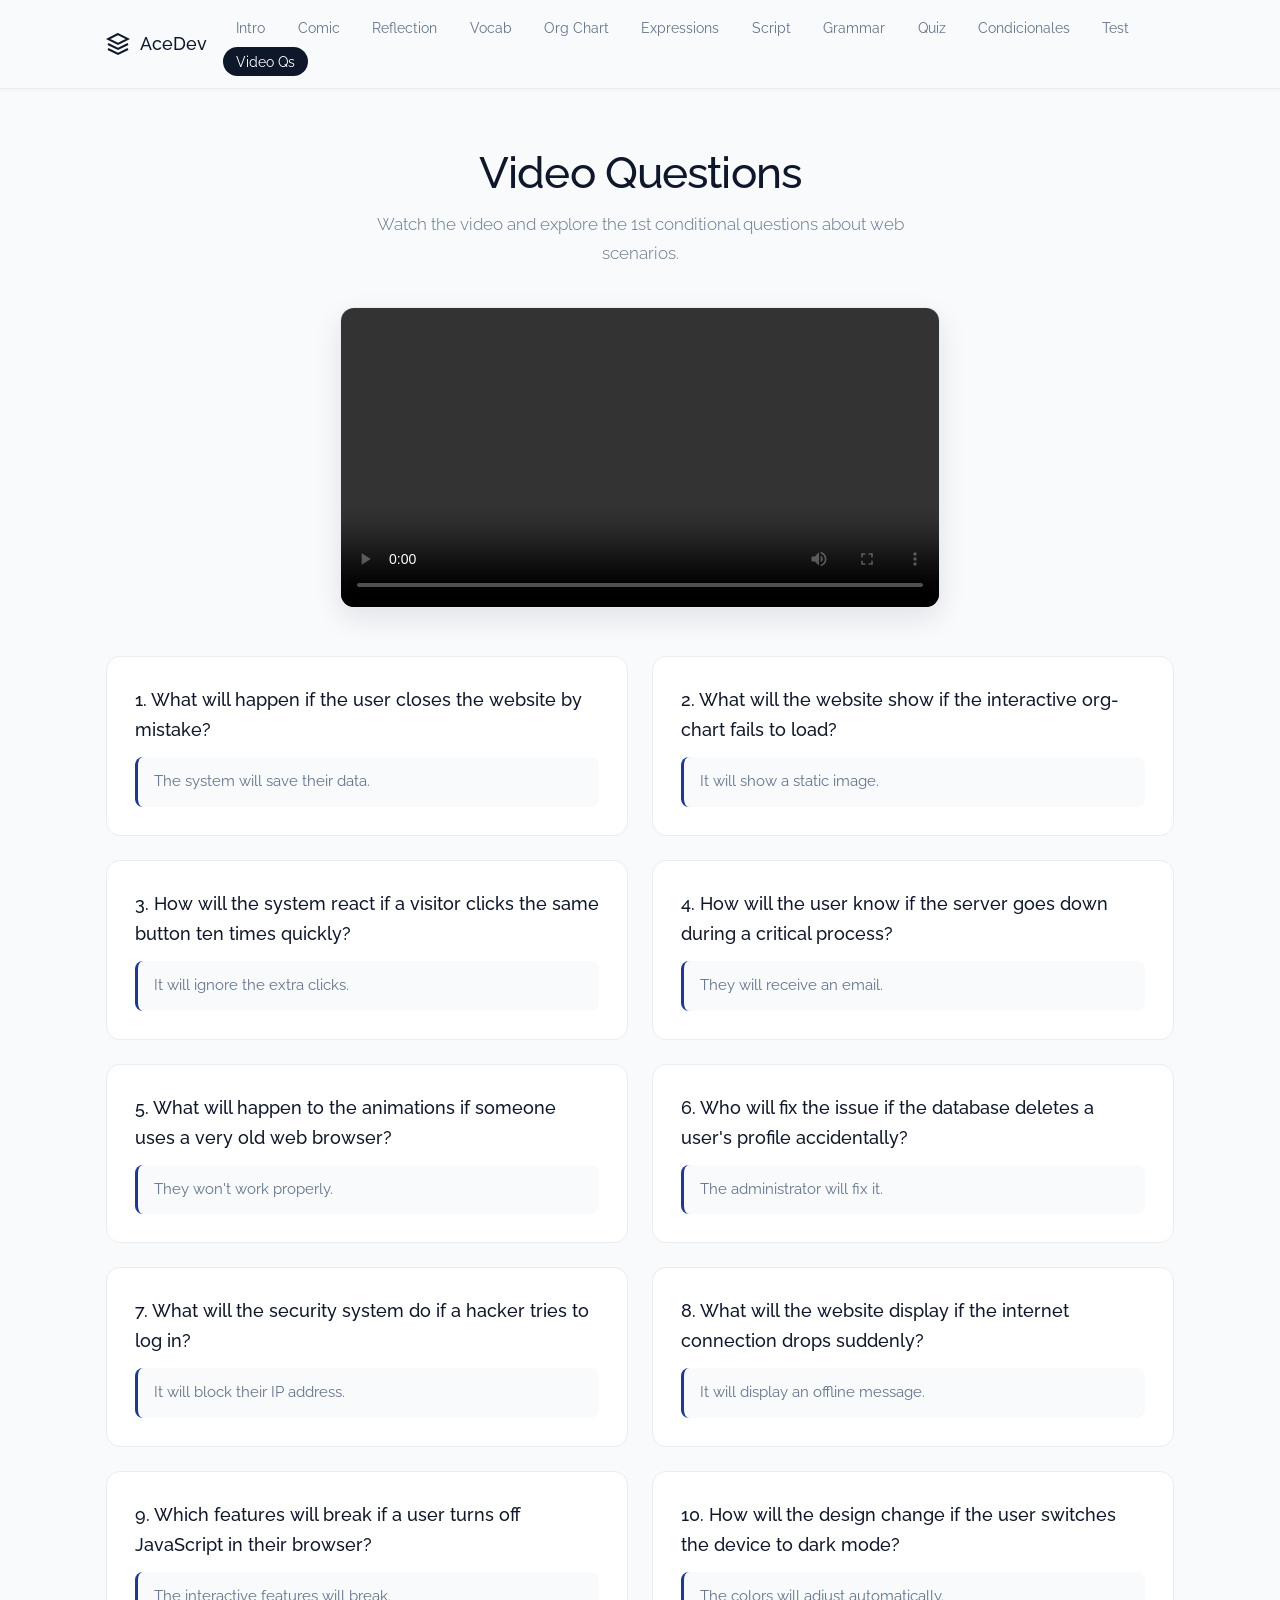
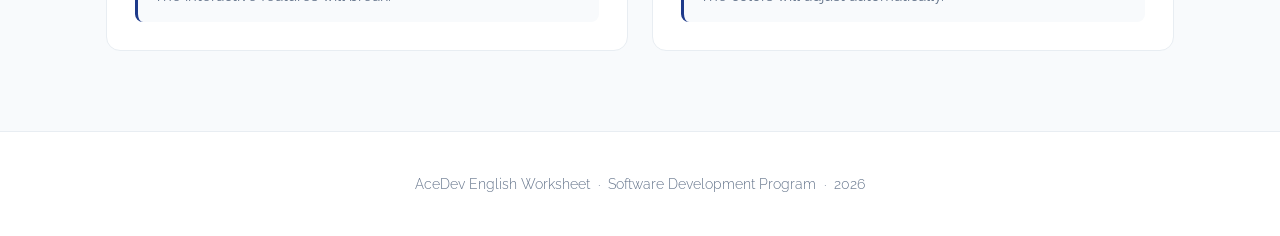
<file: video-questions.html>
<!DOCTYPE html>
<html lang="en">
<head>
  <meta charset="UTF-8">
  <meta name="viewport" content="width=device-width, initial-scale=1.0">
  <title>Video Questions 1st Conditional | AceDev English Tech Platform</title>
  <link rel="stylesheet" href="shared.css">
  <style>
    .video-container {
      max-width: 600px;
      margin: 0 auto 3rem auto;
      border-radius: var(--border-radius);
      overflow: hidden;
      box-shadow: var(--shadow-lg);
      border: 1px solid var(--color-border);
      background: var(--color-surface);
    }
    video {
      width: 100%;
      display: block;
    }
    .questions-grid {
      display: grid;
      grid-template-columns: repeat(2, 1fr);
      gap: 1.5rem;
    }
    .question-card {
      display: flex;
      flex-direction: column;
      gap: 0.75rem;
    }
    .q-title {
      font-size: 1.1rem;
      font-weight: 500;
      color: var(--color-navy);
    }
    .a-text {
      font-size: 0.95rem;
      color: var(--color-text-muted);
      background: var(--color-bg);
      padding: 0.75rem 1rem;
      border-radius: var(--border-radius-sm);
      border-left: 3px solid var(--color-navy-mid);
    }
    @media (max-width: 768px) {
      .questions-grid { grid-template-columns: 1fr; }
    }
  </style>
</head>
<body>
  <!-- Navbar -->
  <nav class="navbar">
    <div class="container nav-container">
      <a href="index.html" class="nav-logo">
        <svg viewBox="0 0 24 24" fill="none" stroke="currentColor" stroke-width="2"><path d="M12 2L2 7l10 5 10-5-10-5zM2 17l10 5 10-5M2 12l10 5 10-5"/></svg>
        <span>AceDev</span>
      </a>
      <ul class="nav-links">
        <li><a href="intro.html" class="nav-link">Intro</a></li>
        <li><a href="comic.html" class="nav-link">Comic</a></li>
        <li><a href="reflection.html" class="nav-link">Reflection</a></li>
        <li><a href="vocab.html" class="nav-link">Vocab</a></li>
        <li><a href="org-chart.html" class="nav-link">Org Chart</a></li>
        <li><a href="expressions.html" class="nav-link">Expressions</a></li>
        <li><a href="conversation.html" class="nav-link">Script</a></li>
        <li><a href="grammar.html" class="nav-link">Grammar</a></li>
        <li><a href="quiz.html" class="nav-link">Quiz</a></li>
        <li><a href="condicionales.html" class="nav-link">Condicionales</a></li>
        <li><a href="test.html" class="nav-link">Test</a></li>
        <li><a href="video-questions.html" class="nav-link active">Video Qs</a></li>
      </ul>
      <button class="hamburger" id="hamburger" aria-label="Menu">
        <span></span><span></span><span></span>
      </button>
    </div>
    <div class="mobile-nav" id="mobileNav">
      <ul>
        <li><a href="intro.html" class="nav-link">1. Introduction</a></li>
        <li><a href="comic.html" class="nav-link">2. Comic Story</a></li>
        <li><a href="reflection.html" class="nav-link">3. Reflection</a></li>
        <li><a href="vocab.html" class="nav-link">4. Vocabulary</a></li>
        <li><a href="org-chart.html" class="nav-link">5. Org Chart</a></li>
        <li><a href="expressions.html" class="nav-link">6. Expressions</a></li>
        <li><a href="conversation.html" class="nav-link">7. Script</a></li>
        <li><a href="grammar.html" class="nav-link">8. Grammar</a></li>
        <li><a href="quiz.html" class="nav-link">9. Quiz</a></li>
        <li><a href="condicionales.html" class="nav-link">10. Condicionales</a></li>
        <li><a href="test.html" class="nav-link">11. Test</a></li>
        <li><a href="video-questions.html" class="nav-link active">12. Video Questions</a></li>
      </ul>
    </div>
  </nav>

  <!-- Page Header -->
  <section class="page-header">
    <div class="container">
      <h1 class="page-title">Video Questions</h1>
      <p class="page-subtitle">Watch the video and explore the 1st conditional questions about web scenarios.</p>
    </div>
  </section>

  <!-- Main Content -->
  <section style="padding-top: 0;">
    <div class="container">
      
      <!-- Video Container -->
      <div class="video-container reveal">
        <video controls>
          <source src="questions_new.mp4" type="video/mp4">
          Your browser does not support the video tag.
        </video>
      </div>

      <!-- Questions Grid -->
      <div class="questions-grid">
        
        <div class="card question-card reveal">
          <div class="q-title">1. What will happen if the user closes the website by mistake?</div>
          <div class="a-text">The system will save their data.</div>
        </div>

        <div class="card question-card reveal">
          <div class="q-title">2. What will the website show if the interactive org-chart fails to load?</div>
          <div class="a-text">It will show a static image.</div>
        </div>

        <div class="card question-card reveal">
          <div class="q-title">3. How will the system react if a visitor clicks the same button ten times quickly?</div>
          <div class="a-text">It will ignore the extra clicks.</div>
        </div>

        <div class="card question-card reveal">
          <div class="q-title">4. How will the user know if the server goes down during a critical process?</div>
          <div class="a-text">They will receive an email.</div>
        </div>

        <div class="card question-card reveal">
          <div class="q-title">5. What will happen to the animations if someone uses a very old web browser?</div>
          <div class="a-text">They won't work properly.</div>
        </div>

        <div class="card question-card reveal">
          <div class="q-title">6. Who will fix the issue if the database deletes a user's profile accidentally?</div>
          <div class="a-text">The administrator will fix it.</div>
        </div>

        <div class="card question-card reveal">
          <div class="q-title">7. What will the security system do if a hacker tries to log in?</div>
          <div class="a-text">It will block their IP address.</div>
        </div>

        <div class="card question-card reveal">
          <div class="q-title">8. What will the website display if the internet connection drops suddenly?</div>
          <div class="a-text">It will display an offline message.</div>
        </div>

        <div class="card question-card reveal">
          <div class="q-title">9. Which features will break if a user turns off JavaScript in their browser?</div>
          <div class="a-text">The interactive features will break.</div>
        </div>

        <div class="card question-card reveal">
          <div class="q-title">10. How will the design change if the user switches the device to dark mode?</div>
          <div class="a-text">The colors will adjust automatically.</div>
        </div>

      </div>
    </div>
  </section>

  <footer>
    <div class="container">
      AceDev English Worksheet &nbsp;·&nbsp; Software Development Program &nbsp;·&nbsp; <span id="year"></span>
    </div>
  </footer>

  <script>
    document.getElementById('year').textContent = new Date().getFullYear();
    const hamburger = document.getElementById('hamburger');
    const mobileNav = document.getElementById('mobileNav');
    hamburger.addEventListener('click', () => mobileNav.classList.toggle('open'));

    // Scroll reveal
    const observer = new IntersectionObserver(entries => {
      entries.forEach(e => { if (e.isIntersecting) e.target.classList.add('visible'); });
    }, { threshold: 0.1 });
    document.querySelectorAll('.reveal').forEach(el => observer.observe(el));
  </script>
</body>
</html>
</file>
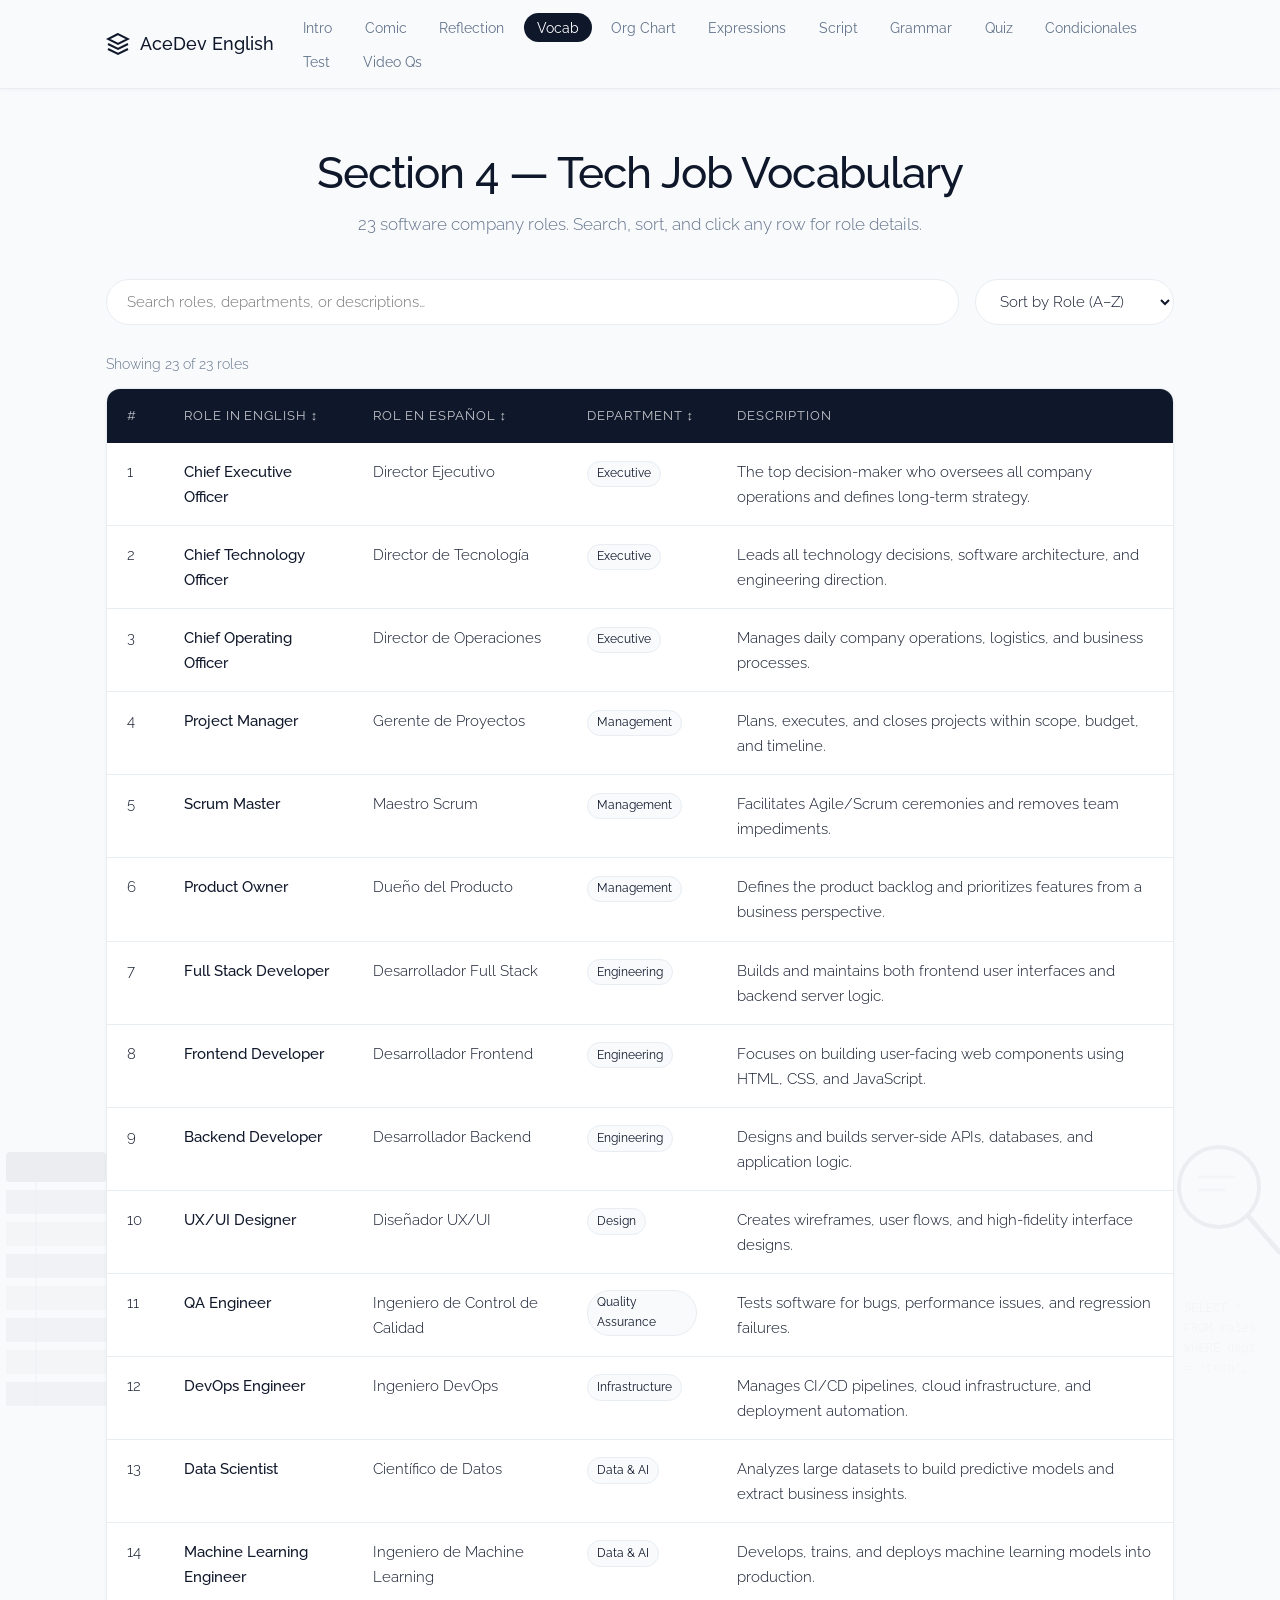
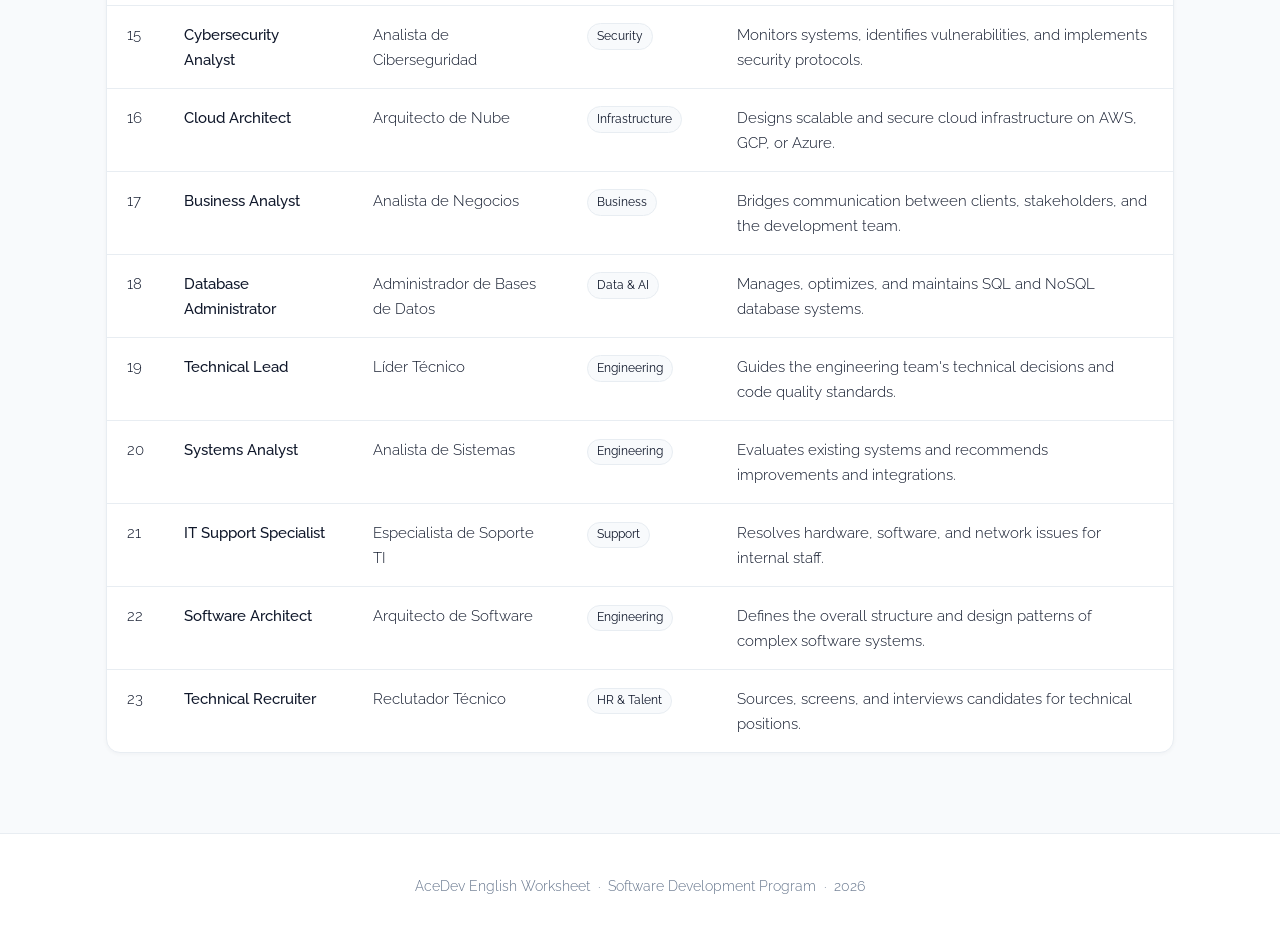
<file: vocab.html>
﻿<!DOCTYPE html>
<html lang="en">
<head>
  <meta charset="UTF-8">
  <meta name="viewport" content="width=device-width, initial-scale=1.0">
  <title>Tech Vocabulary | AceDev English</title>
  <link rel="stylesheet" href="shared.css">
  <style>
    .vocab-controls { display: flex; gap: 1rem; margin-bottom: 1.75rem; flex-wrap: wrap; position: relative; z-index: 1; }
    .search-input { flex: 1; min-width: 220px; padding: 0.75rem 1.25rem; border-radius: var(--border-radius-pill); background: var(--color-surface); border: 1px solid var(--color-border); font-family: var(--font-family); font-size: 0.95rem; font-weight: 300; color: var(--color-text-main); outline: none; transition: var(--transition); }
    .search-input:focus { border-color: var(--color-navy); box-shadow: 0 0 0 3px rgba(15,23,42,0.06); }
    .sort-select { padding: 0.75rem 1.25rem; border-radius: var(--border-radius-pill); background: var(--color-surface); border: 1px solid var(--color-border); font-family: var(--font-family); font-size: 0.95rem; font-weight: 300; color: var(--color-text-main); cursor: pointer; outline: none; }
    .vocab-table-wrap { background: var(--color-surface); border: 1px solid var(--color-border); border-radius: var(--border-radius); overflow: hidden; box-shadow: var(--shadow-sm); position: relative; z-index: 1; }
    table { width: 100%; border-collapse: collapse; }
    thead { background: var(--color-navy); }
    th { padding: 1rem 1.25rem; text-align: left; font-size: 0.82rem; font-weight: 400; color: rgba(255,255,255,0.75); text-transform: uppercase; letter-spacing: 0.07em; cursor: pointer; user-select: none; }
    th:hover { color: #fff; }
    td { padding: 1rem 1.25rem; font-size: 0.92rem; font-weight: 300; color: var(--color-text-main); border-bottom: 1px solid var(--color-border); vertical-align: top; }
    tr:last-child td { border-bottom: none; }
    tr:hover td { background: var(--color-bg); }
    .dept-badge { display: inline-block; padding: 0.15rem 0.55rem; border-radius: var(--border-radius-pill); font-size: 0.72rem; font-weight: 400; background: var(--color-bg); border: 1px solid var(--color-border); color: var(--color-navy); }
    .vocab-count { font-size: 0.85rem; font-weight: 300; color: var(--color-text-muted); margin-bottom: 0.75rem; }
    .row-link { cursor: pointer; }

    /* Side illustrations */
    .side-wrap { position: relative; }
    .side-deco-left, .side-deco-right { position: absolute; top: 50%; transform: translateY(-50%); opacity: 0.05; pointer-events: none; z-index: 0; }
    .side-deco-left { left: -110px; }
    .side-deco-right { right: -110px; }
    @media (max-width: 1024px) { .side-deco-left, .side-deco-right { display: none; } }
    @media (max-width: 640px) { th:nth-child(4), td:nth-child(4) { display: none; } }
  </style>
</head>
<body>

  <nav class="navbar">
    <div class="container nav-container">
      <a href="index.html" class="nav-logo">
        <svg width="22" height="22" viewBox="0 0 24 24" fill="none" stroke="currentColor" stroke-width="2"><path d="M12 2L2 7l10 5 10-5-10-5zM2 17l10 5 10-5M2 12l10 5 10-5"/></svg>
        <span>AceDev English</span>
      </a>
      <ul class="nav-links">
        <li><a href="intro.html" class="nav-link">Intro</a></li>
        <li><a href="comic.html" class="nav-link">Comic</a></li>
        <li><a href="reflection.html" class="nav-link">Reflection</a></li>
        <li><a href="vocab.html" class="nav-link active">Vocab</a></li>
        <li><a href="org-chart.html" class="nav-link">Org Chart</a></li>
        <li><a href="expressions.html" class="nav-link">Expressions</a></li>
        <li><a href="conversation.html" class="nav-link">Script</a></li>
        <li><a href="grammar.html" class="nav-link">Grammar</a></li>
        <li><a href="quiz.html" class="nav-link">Quiz</a></li>
        <li><a href="condicionales.html" class="nav-link">Condicionales</a></li>
        <li><a href="test.html" class="nav-link">Test</a></li>
        <li><a href="video-questions.html" class="nav-link">Video Qs</a></li>
      </ul>
      <button class="hamburger" id="hamburger" aria-label="Menu"><span></span><span></span><span></span></button>
    </div>
    <div class="mobile-nav" id="mobileNav">
      <ul>
        <li><a href="intro.html">1. Introduction</a></li>
        <li><a href="comic.html">2. Comic Story</a></li>
        <li><a href="reflection.html">3. Reflection</a></li>
        <li><a href="vocab.html" class="active">4. Vocabulary</a></li>
        <li><a href="org-chart.html">5. Org Chart</a></li>
        <li><a href="expressions.html">6. Expressions</a></li>
        <li><a href="conversation.html">7. Script</a></li>
        <li><a href="grammar.html">8. Grammar</a></li>
        <li><a href="quiz.html">9. Quiz</a></li>
        <li><a href="condicionales.html">10. Condicionales</a></li>
        <li><a href="test.html">11. Test</a></li>
      </ul>
    </div>
  </nav>

  <div class="container page-header">
    <h1 class="page-title">Section 4 — Tech Job Vocabulary</h1>
    <p class="page-subtitle">23 software company roles. Search, sort, and click any row for role details.</p>
  </div>

  <div class="container" style="padding-bottom: 5rem;">
    <div class="side-wrap">
      <!-- Left deco: database table icon -->
      <div class="side-deco-left">
        <svg width="120" height="360" viewBox="0 0 120 360" fill="none">
          <rect x="10" y="20" width="100" height="30" rx="4" fill="#0f172a"/>
          <rect x="10" y="58" width="100" height="24" rx="0" fill="#0f172a" opacity="0.6"/>
          <rect x="10" y="90" width="100" height="24" rx="0" fill="#0f172a" opacity="0.4"/>
          <rect x="10" y="122" width="100" height="24" rx="0" fill="#0f172a" opacity="0.6"/>
          <rect x="10" y="154" width="100" height="24" rx="0" fill="#0f172a" opacity="0.4"/>
          <rect x="10" y="186" width="100" height="24" rx="0" fill="#0f172a" opacity="0.6"/>
          <rect x="10" y="218" width="100" height="24" rx="0" fill="#0f172a" opacity="0.4"/>
          <rect x="10" y="250" width="100" height="24" rx="0" fill="#0f172a" opacity="0.6"/>
          <line x1="40" y1="20" x2="40" y2="274" stroke="#0f172a" stroke-width="1.5" opacity="0.5"/>
        </svg>
      </div>
      <!-- Right deco: search magnifier -->
      <div class="side-deco-right">
        <svg width="120" height="360" viewBox="0 0 120 360" fill="none">
          <circle cx="55" cy="55" r="40" stroke="#0f172a" stroke-width="4"/>
          <line x1="85" y1="85" x2="115" y2="120" stroke="#0f172a" stroke-width="5" stroke-linecap="round"/>
          <line x1="35" y1="45" x2="70" y2="45" stroke="#0f172a" stroke-width="3" stroke-linecap="round" opacity="0.4"/>
          <line x1="35" y1="58" x2="60" y2="58" stroke="#0f172a" stroke-width="3" stroke-linecap="round" opacity="0.4"/>
          <text x="20" y="180" fill="#0f172a" font-size="12" font-family="monospace" opacity="0.4">SELECT *</text>
          <text x="20" y="200" fill="#0f172a" font-size="12" font-family="monospace" opacity="0.4">FROM roles</text>
          <text x="20" y="220" fill="#0f172a" font-size="12" font-family="monospace" opacity="0.4">WHERE dept</text>
          <text x="20" y="240" fill="#0f172a" font-size="12" font-family="monospace" opacity="0.4">= 'tech';</text>
        </svg>
      </div>

      <div class="vocab-controls">
        <input type="text" class="search-input" id="searchInput" placeholder="Search roles, departments, or descriptions…" oninput="filterTable()">
        <select class="sort-select" id="sortSelect" onchange="filterTable()">
          <option value="0">Sort by Role (A–Z)</option>
          <option value="1">Sort by Spanish</option>
          <option value="2">Sort by Department</option>
        </select>
      </div>
      <div class="vocab-count" id="vocabCount">Showing all 23 roles</div>
      <div class="vocab-table-wrap">
        <table>
          <thead>
            <tr>
              <th>#</th>
              <th onclick="sortBy(0)">Role in English ↕</th>
              <th onclick="sortBy(1)">Rol en Español ↕</th>
              <th onclick="sortBy(2)">Department ↕</th>
              <th>Description</th>
            </tr>
          </thead>
          <tbody id="vocabTable"></tbody>
        </table>
      </div>
    </div>
  </div>

  <div class="modal-overlay" id="detailModal">
    <div class="modal-content">
      <button class="modal-close-btn" onclick="closeModal()">×</button>
      <h3 class="modal-title" id="modalTitle">Title</h3>
      <div class="modal-subtitle" id="modalSubtitle">Subtitle</div>
      <div class="modal-body" id="modalBody">Content</div>
    </div>
  </div>

  <footer>
    <div class="container">AceDev English Worksheet &nbsp;·&nbsp; Software Development Program &nbsp;·&nbsp; <span id="year"></span></div>
  </footer>

  <script>
    document.getElementById('year').textContent = new Date().getFullYear();
    document.getElementById('hamburger').addEventListener('click', () => document.getElementById('mobileNav').classList.toggle('open'));

    const vocabData = [
      ["Chief Executive Officer", "Director Ejecutivo", "Executive", "The top decision-maker who oversees all company operations and defines long-term strategy.", "Requires strong leadership, communication, and business strategy skills."],
      ["Chief Technology Officer", "Director de Tecnología", "Executive", "Leads all technology decisions, software architecture, and engineering direction.", "Interfaces directly with investors and boards about technical roadmap."],
      ["Chief Operating Officer", "Director de Operaciones", "Executive", "Manages daily company operations, logistics, and business processes.", "Bridges gap between executive vision and ground-level execution."],
      ["Project Manager", "Gerente de Proyectos", "Management", "Plans, executes, and closes projects within scope, budget, and timeline.", "Uses Agile, Scrum, or Waterfall methodologies."],
      ["Scrum Master", "Maestro Scrum", "Management", "Facilitates Agile/Scrum ceremonies and removes team impediments.", "Protects the team from external distractions and blockers."],
      ["Product Owner", "Dueño del Producto", "Management", "Defines the product backlog and prioritizes features from a business perspective.", "Acts as bridge between business stakeholders and development team."],
      ["Full Stack Developer", "Desarrollador Full Stack", "Engineering", "Builds and maintains both frontend user interfaces and backend server logic.", "Typically proficient in JavaScript, Node.js, React, and databases."],
      ["Frontend Developer", "Desarrollador Frontend", "Engineering", "Focuses on building user-facing web components using HTML, CSS, and JavaScript.", "Ensures pages are responsive, accessible, and performant."],
      ["Backend Developer", "Desarrollador Backend", "Engineering", "Designs and builds server-side APIs, databases, and application logic.", "Common languages include Python, Java, Node.js, and Go."],
      ["UX/UI Designer", "Diseñador UX/UI", "Design", "Creates wireframes, user flows, and high-fidelity interface designs.", "Conducts user testing and ensures intuitive navigation patterns."],
      ["QA Engineer", "Ingeniero de Control de Calidad", "Quality Assurance", "Tests software for bugs, performance issues, and regression failures.", "Writes automated test suites and performs manual validation."],
      ["DevOps Engineer", "Ingeniero DevOps", "Infrastructure", "Manages CI/CD pipelines, cloud infrastructure, and deployment automation.", "Bridges development and operations to ensure rapid, stable releases."],
      ["Data Scientist", "Científico de Datos", "Data & AI", "Analyzes large datasets to build predictive models and extract business insights.", "Uses Python, R, SQL, machine learning frameworks."],
      ["Machine Learning Engineer", "Ingeniero de Machine Learning", "Data & AI", "Develops, trains, and deploys machine learning models into production.", "Combines software engineering skills with statistical modeling."],
      ["Cybersecurity Analyst", "Analista de Ciberseguridad", "Security", "Monitors systems, identifies vulnerabilities, and implements security protocols.", "Responds to incidents and conducts penetration testing."],
      ["Cloud Architect", "Arquitecto de Nube", "Infrastructure", "Designs scalable and secure cloud infrastructure on AWS, GCP, or Azure.", "Defines cloud migration strategies and cost optimization plans."],
      ["Business Analyst", "Analista de Negocios", "Business", "Bridges communication between clients, stakeholders, and the development team.", "Creates requirement documents and process flow diagrams."],
      ["Database Administrator", "Administrador de Bases de Datos", "Data & AI", "Manages, optimizes, and maintains SQL and NoSQL database systems.", "Handles backups, performance tuning, and access control."],
      ["Technical Lead", "Líder Técnico", "Engineering", "Guides the engineering team's technical decisions and code quality standards.", "Mentors junior developers and leads architecture discussions."],
      ["Systems Analyst", "Analista de Sistemas", "Engineering", "Evaluates existing systems and recommends improvements and integrations.", "Works with cross-functional teams to document system requirements."],
      ["IT Support Specialist", "Especialista de Soporte TI", "Support", "Resolves hardware, software, and network issues for internal staff.", "Front-line responder for all employee technical needs."],
      ["Software Architect", "Arquitecto de Software", "Engineering", "Defines the overall structure and design patterns of complex software systems.", "Creates architecture decision records and scalability blueprints."],
      ["Technical Recruiter", "Reclutador Técnico", "HR & Talent", "Sources, screens, and interviews candidates for technical positions.", "Must understand stack requirements and engineering culture."],
    ];

    let sortCol = 0, sortDir = 1;
    function renderTable(data) {
      const tbody = document.getElementById('vocabTable');
      tbody.innerHTML = '';
      data.forEach((row, i) => {
        const tr = document.createElement('tr');
        tr.className = 'row-link';
        tr.innerHTML = `<td>${i + 1}</td><td><strong>${row[0]}</strong></td><td>${row[1]}</td><td><span class="dept-badge">${row[2]}</span></td><td>${row[3]}</td>`;
        tr.addEventListener('click', () => openModal(row[0], row[2] + ' Department', `<p>${row[3]}</p><br><p><strong>Spanish:</strong> ${row[1]}</p><br><p>${row[4]}</p>`));
        tbody.appendChild(tr);
      });
      document.getElementById('vocabCount').textContent = `Showing ${data.length} of 23 roles`;
    }

    function filterTable() {
      const q = document.getElementById('searchInput').value.toLowerCase();
      let data = vocabData.filter(r => r.join(' ').toLowerCase().includes(q));
      data.sort((a, b) => a[sortCol].localeCompare(b[sortCol]) * sortDir);
      renderTable(data);
    }

    function sortBy(col) {
      if (sortCol === col) sortDir *= -1; else { sortCol = col; sortDir = 1; }
      filterTable();
    }

    function openModal(t, s, b) {
      document.getElementById('modalTitle').textContent = t;
      document.getElementById('modalSubtitle').textContent = s;
      document.getElementById('modalBody').innerHTML = b;
      document.getElementById('detailModal').classList.add('active');
    }
    function closeModal() { document.getElementById('detailModal').classList.remove('active'); }
    document.getElementById('detailModal').addEventListener('click', e => { if (e.target === document.getElementById('detailModal')) closeModal(); });

    renderTable(vocabData);
  </script>
</body>
</html>
</file>
<file: shared.css>
/* ==========================================================================
   SHARED CSS — AceDev English Platform
   Font: Raleway (light, no bold), Responsive, No Border Colors, Side Illustrations
   ========================================================================== */

@import url('https://fonts.googleapis.com/css2?family=Raleway:wght@300;400;500;600&display=swap');

:root {
  --color-bg: #f8fafc;
  --color-surface: #ffffff;
  --color-border: #e8edf2;
  --color-navy: #0f172a;
  --color-navy-mid: #1e3a8a;
  --color-text-main: #0f172a;
  --color-text-muted: #64748b;
  --color-text-light: #94a3b8;
  --color-es-flag: #be123c;
  --color-es-bg: #fff1f2;
  --color-correct: #059669;
  --color-incorrect: #be123c;
  --font-family: 'Raleway', -apple-system, BlinkMacSystemFont, 'Segoe UI', sans-serif;
  --font-mono: 'Fira Code', monospace;
  --border-radius: 14px;
  --border-radius-sm: 8px;
  --border-radius-pill: 9999px;
  --shadow-sm: 0 1px 4px rgba(15, 23, 42, 0.04);
  --shadow-md: 0 4px 14px rgba(15, 23, 42, 0.07);
  --shadow-lg: 0 10px 28px rgba(15, 23, 42, 0.1);
  --transition: all 0.25s cubic-bezier(0.4, 0, 0.2, 1);
}

/* Dark Mode Design System Tokens */
[data-theme="dark"] {
  --color-bg: #0b0f19;
  --color-surface: #141d2b;
  --color-border: #233247;
  --color-navy: #f8fafc;
  --color-navy-mid: #93c5fd;
  --color-text-main: #f1f5f9;
  --color-text-muted: #94a3b8;
  --color-text-light: #64748b;
  --color-es-flag: #fb7185;
  --color-es-bg: #2e1065;
  --color-correct: #10b981;
  --color-incorrect: #f43f5e;
  --shadow-sm: 0 2px 8px rgba(0, 0, 0, 0.4);
  --shadow-md: 0 6px 20px rgba(0, 0, 0, 0.5);
  --shadow-lg: 0 12px 36px rgba(0, 0, 0, 0.65);
}

*, *::before, *::after {
  box-sizing: border-box;
  margin: 0;
  padding: 0;
}

html {
  scroll-behavior: smooth;
  font-size: 16px;
  overflow-y: scroll;
}

body {
  font-family: var(--font-family);
  font-weight: 400;
  background-color: var(--color-bg);
  color: var(--color-text-main);
  line-height: 1.7;
  overflow-x: hidden;
}

/* ==========================================================================
   TYPOGRAPHY — Light, No Heavy Bold
   ========================================================================== */
h1, h2, h3, h4 {
  font-family: var(--font-family);
  font-weight: 500;
  line-height: 1.25;
  color: var(--color-navy);
  letter-spacing: -0.01em;
}

h1 { font-size: clamp(1.85rem, 4vw, 3rem); }
h2 { font-size: clamp(1.5rem, 3vw, 2.25rem); }
h3 { font-size: clamp(1.15rem, 2vw, 1.5rem); }
p  { font-weight: 300; color: var(--color-text-muted); line-height: 1.75; }

strong { font-weight: 500; }

/* ==========================================================================
   LAYOUT
   ========================================================================== */
.container {
  width: 90%;
  max-width: 1100px;
  margin: 0 auto;
  padding: 0 1rem;
}

section {
  padding: 5rem 0;
}

/* ==========================================================================
   NAVBAR — Responsive
   ========================================================================== */
.navbar {
  position: sticky;
  top: 0;
  background: rgba(248, 250, 252, 0.95);
  backdrop-filter: blur(12px);
  border-bottom: 1px solid var(--color-border);
  z-index: 1000;
  padding: 0.85rem 0;
  box-shadow: var(--shadow-sm);
}

.nav-container {
  display: flex;
  align-items: center;
  justify-content: space-between;
  gap: 1rem;
}

.nav-logo {
  display: flex;
  align-items: center;
  gap: 0.65rem;
  text-decoration: none;
  font-weight: 500;
  font-size: 1.15rem;
  color: var(--color-navy);
  white-space: nowrap;
  flex-shrink: 0;
}

.nav-logo svg {
  width: 24px;
  height: 24px;
  color: var(--color-navy);
}

.nav-links {
  display: flex;
  align-items: center;
  gap: 0.4rem;
  list-style: none;
  flex-wrap: wrap;
}

.nav-link {
  text-decoration: none;
  color: var(--color-text-muted);
  font-size: 0.875rem;
  font-weight: 400;
  padding: 0.35rem 0.75rem;
  border-radius: var(--border-radius-pill);
  transition: var(--transition);
  border: 1px solid transparent;
}

.nav-link:hover {
  background: var(--color-navy);
  color: #ffffff;
}

.nav-link.active {
  background: var(--color-navy);
  color: #ffffff;
}

[data-theme="dark"] .navbar {
  background: rgba(11, 15, 25, 0.9);
  border-bottom-color: var(--color-border);
}
[data-theme="dark"] .nav-link:hover,
[data-theme="dark"] .nav-link.active {
  background: #2563eb;
  color: #ffffff;
}
[data-theme="dark"] .hamburger span {
  background: #f8fafc;
}

/* Hamburger toggle — mobile */
.hamburger {
  display: none;
  flex-direction: column;
  gap: 5px;
  cursor: pointer;
  padding: 0.4rem;
  background: none;
  border: none;
  flex-shrink: 0;
}

.hamburger span {
  display: block;
  width: 22px;
  height: 2px;
  background: var(--color-navy);
  border-radius: 2px;
  transition: var(--transition);
}

.mobile-nav {
  display: none;
  position: absolute;
  top: 100%;
  left: 0;
  right: 0;
  background: var(--color-surface);
  border-bottom: 1px solid var(--color-border);
  padding: 1rem;
  box-shadow: var(--shadow-md);
  z-index: 999;
}

.mobile-nav.open {
  display: block;
}

.mobile-nav ul {
  list-style: none;
  display: flex;
  flex-direction: column;
  gap: 0.35rem;
}

.mobile-nav a {
  display: block;
  text-decoration: none;
  color: var(--color-text-muted);
  font-size: 0.95rem;
  font-weight: 400;
  padding: 0.65rem 1rem;
  border-radius: var(--border-radius-sm);
  transition: var(--transition);
}

.mobile-nav a:hover,
.mobile-nav a.active {
  background: var(--color-navy);
  color: #fff;
}

/* ==========================================================================
   CARDS — No colored borders
   ========================================================================== */
.card {
  background: var(--color-surface);
  border: 1px solid var(--color-border);
  border-radius: var(--border-radius);
  padding: 1.75rem;
  transition: var(--transition);
  cursor: pointer;
  display: flex;
  flex-direction: column;
}

.card:hover {
  transform: translateY(-4px);
  box-shadow: var(--shadow-md);
}

/* ==========================================================================
   PAGE HEADER SECTION
   ========================================================================== */
.page-header {
  padding: 3.5rem 0 2.5rem 0;
  text-align: center;
  position: relative;
}

.page-title {
  font-size: clamp(1.85rem, 4vw, 2.75rem);
  font-weight: 500;
  color: var(--color-navy);
  margin-bottom: 0.65rem;
  letter-spacing: -0.02em;
}

.page-subtitle {
  color: var(--color-text-muted);
  font-size: 1.05rem;
  font-weight: 300;
  max-width: 600px;
  margin: 0 auto;
  line-height: 1.7;
}

/* ==========================================================================
   SIDE DECORATIVE ILLUSTRATIONS
   ========================================================================== */
.side-illustrations {
  position: relative;
}

.side-deco {
  position: absolute;
  top: 50%;
  transform: translateY(-50%);
  opacity: 0.06;
  pointer-events: none;
  z-index: 0;
}

.side-deco-left {
  left: -20px;
}

.side-deco-right {
  right: -20px;
}

.side-deco svg {
  width: 180px;
  height: 240px;
}

/* ==========================================================================
   MODAL — No colored border
   ========================================================================== */
.modal-overlay {
  position: fixed;
  inset: 0;
  background: rgba(15, 23, 42, 0.45);
  backdrop-filter: blur(6px);
  z-index: 2000;
  display: flex;
  align-items: center;
  justify-content: center;
  padding: 1.5rem;
  opacity: 0;
  pointer-events: none;
  transition: opacity 0.25s ease;
}

.modal-overlay.active {
  opacity: 1;
  pointer-events: auto;
}

.modal-content {
  background: var(--color-surface);
  border: 1px solid var(--color-border);
  border-radius: var(--border-radius);
  max-width: 580px;
  width: 100%;
  padding: 2.25rem;
  box-shadow: var(--shadow-lg);
  position: relative;
  transform: translateY(16px);
  transition: transform 0.25s ease;
}

.modal-overlay.active .modal-content {
  transform: translateY(0);
}

.modal-close-btn {
  position: absolute;
  top: 1.15rem;
  right: 1.15rem;
  background: var(--color-bg);
  border: 1px solid var(--color-border);
  color: var(--color-navy);
  width: 34px;
  height: 34px;
  border-radius: 50%;
  cursor: pointer;
  font-size: 1.1rem;
  display: flex;
  align-items: center;
  justify-content: center;
  transition: var(--transition);
}

.modal-close-btn:hover {
  background: var(--color-navy);
  color: #fff;
}

.modal-title {
  font-size: 1.35rem;
  font-weight: 500;
  color: var(--color-navy);
  margin-bottom: 0.35rem;
}

.modal-subtitle {
  font-size: 0.88rem;
  color: var(--color-text-muted);
  font-weight: 300;
  margin-bottom: 1.25rem;
}

.modal-body {
  font-size: 0.95rem;
  line-height: 1.7;
  font-weight: 300;
  color: var(--color-text-main);
}

/* ==========================================================================
   FOOTER
   ========================================================================== */
footer {
  background: var(--color-surface);
  border-top: 1px solid var(--color-border);
  padding: 2.5rem 0;
  text-align: center;
  font-size: 0.9rem;
  font-weight: 300;
  color: var(--color-text-muted);
}

/* ==========================================================================
   UTILITY CLASSES
   ========================================================================== */
.grid-3 {
  display: grid;
  grid-template-columns: repeat(3, 1fr);
  gap: 1.5rem;
}

.grid-2 {
  display: grid;
  grid-template-columns: repeat(2, 1fr);
  gap: 1.5rem;
}

.click-hint {
  font-size: 0.8rem;
  font-weight: 500;
  color: var(--color-navy);
  margin-top: 1rem;
  display: inline-block;
  opacity: 0.7;
}

.badge {
  display: inline-block;
  padding: 0.2rem 0.65rem;
  border-radius: var(--border-radius-pill);
  background: var(--color-bg);
  border: 1px solid var(--color-border);
  color: var(--color-navy);
  font-size: 0.78rem;
  font-weight: 400;
  letter-spacing: 0.03em;
}

/* ==========================================================================
   BUTTONS
   ========================================================================== */
.btn {
  display: inline-flex;
  align-items: center;
  gap: 0.6rem;
  padding: 0.8rem 1.75rem;
  border-radius: var(--border-radius-pill);
  font-family: var(--font-family);
  font-weight: 500;
  font-size: 0.95rem;
  text-decoration: none;
  cursor: pointer;
  transition: var(--transition);
  border: none;
}

.btn-navy {
  background: var(--color-navy);
  color: #ffffff;
  box-shadow: 0 3px 12px rgba(15, 23, 42, 0.22);
}

.btn-navy:hover {
  background: var(--color-navy-mid);
  transform: translateY(-2px);
  box-shadow: 0 6px 20px rgba(15, 23, 42, 0.28);
}

.btn-ghost {
  background: transparent;
  color: var(--color-navy);
  border: 1px solid var(--color-border);
}

.btn-ghost:hover {
  background: var(--color-navy);
  color: #fff;
  transform: translateY(-2px);
}

/* ==========================================================================
   SCROLL REVEAL
   ========================================================================== */
.reveal {
  opacity: 0;
  transform: translateY(24px);
  transition: opacity 0.6s ease, transform 0.6s ease;
}

.reveal.visible {
  opacity: 1;
  transform: translateY(0);
}

/* ==========================================================================
   TOOLTIPS / HOVER INFO
   ========================================================================== */
.hover-wrap {
  position: relative;
  display: inline-block;
}

.hover-info {
  position: absolute;
  bottom: calc(100% + 12px);
  left: 50%;
  transform: translateX(-50%) translateY(8px);
  background: var(--color-navy);
  color: #ffffff;
  padding: 0.85rem 1.15rem;
  border-radius: var(--border-radius-sm);
  font-size: 0.85rem;
  font-weight: 300;
  line-height: 1.5;
  white-space: normal;
  width: max-content;
  max-width: 260px;
  text-align: center;
  opacity: 0;
  visibility: hidden;
  transition: all 0.3s cubic-bezier(0.4, 0, 0.2, 1);
  box-shadow: var(--shadow-lg);
  pointer-events: none;
  z-index: 100;
}

.hover-info::after {
  content: '';
  position: absolute;
  top: 100%;
  left: 50%;
  margin-left: -6px;
  border-width: 6px;
  border-style: solid;
  border-color: var(--color-navy) transparent transparent transparent;
}

.hover-wrap:hover .hover-info,
.card:hover .hover-info,
.intro-card:hover .hover-info,
.team-card:hover .hover-info,
.org-node:hover .hover-info,
.expr-card:hover .hover-info,
.line-card:hover .hover-info,
.grammar-card:hover .hover-info {
  opacity: 1;
  visibility: visible;
  transform: translateX(-50%) translateY(0);
}

.card, .intro-card, .team-card, .org-node, .expr-card, .line-card, .grammar-card {
  position: relative; /* ensure tooltip positioning works if inside card */
}

/* ==========================================================================
   RESPONSIVE BREAKPOINTS
   ========================================================================== */

/* Tablet */
@media (max-width: 1024px) {
  .side-deco { display: none; }
  .grid-3 { grid-template-columns: repeat(2, 1fr); }
  .container { max-width: 800px; }
}

/* Mobile */
@media (max-width: 768px) {
  body { font-size: 15px; }

  .nav-links { display: none; }
  .hamburger { display: flex; }

  .grid-3 { grid-template-columns: 1fr; }
  .grid-2 { grid-template-columns: 1fr; }

  .page-header { padding: 2.25rem 0 1.5rem 0; }
  .page-title { font-size: 1.65rem; }
  .page-subtitle { font-size: 0.95rem; }

  section { padding: 3rem 0; }

  .modal-content { padding: 1.5rem; }

  .nav-logo span { font-size: 1rem; }

  .btn { padding: 0.7rem 1.25rem; font-size: 0.9rem; }
}

/* Small mobile */
@media (max-width: 480px) {
  .container { width: 94%; }
  .page-title { font-size: 1.45rem; }
  h2 { font-size: 1.3rem; }
}

/* ==========================================================================
   FLOATING THEME TOGGLE BUTTON (DARK / LIGHT MODE)
   ========================================================================== */
.floating-theme-toggle {
  position: fixed;
  bottom: 2rem;
  left: 2rem;
  z-index: 9998;
  width: 52px;
  height: 52px;
  border-radius: 50%;
  background: var(--color-surface);
  border: 1.5px solid var(--color-border);
  box-shadow: 0 4px 20px rgba(15, 23, 42, 0.12), 0 2px 6px rgba(15, 23, 42, 0.08);
  color: var(--color-navy);
  display: flex;
  align-items: center;
  justify-content: center;
  cursor: pointer;
  outline: none;
  transition: transform 0.3s cubic-bezier(0.4, 0, 0.2, 1),
              box-shadow 0.3s cubic-bezier(0.4, 0, 0.2, 1),
              background-color 0.3s ease,
              border-color 0.3s ease,
              color 0.3s ease;
  backdrop-filter: blur(12px);
  -webkit-backdrop-filter: blur(12px);
}

.floating-theme-toggle:hover {
  transform: translateY(-3px) scale(1.06);
  box-shadow: 0 8px 25px rgba(37, 99, 235, 0.22);
  border-color: #3b82f6;
}

.floating-theme-toggle:active {
  transform: translateY(0) scale(0.95);
}

.floating-theme-toggle svg {
  width: 23px;
  height: 23px;
  transition: transform 0.45s cubic-bezier(0.4, 0, 0.2, 1), opacity 0.3s ease;
}

.floating-theme-toggle .theme-icon-moon {
  display: block;
  color: #1e3a8a;
}

.floating-theme-toggle .theme-icon-sun {
  display: none;
  color: #facc15;
}

.floating-theme-toggle .floating-theme-tooltip {
  position: absolute;
  left: calc(100% + 12px);
  top: 50%;
  transform: translateY(-50%) translateX(-6px);
  background: var(--color-surface);
  color: var(--color-text-main);
  border: 1px solid var(--color-border);
  padding: 0.35rem 0.75rem;
  border-radius: var(--border-radius-pill);
  font-size: 0.75rem;
  font-family: var(--font-family);
  font-weight: 600;
  white-space: nowrap;
  opacity: 0;
  pointer-events: none;
  transition: all 0.25s ease;
  box-shadow: 0 4px 14px rgba(15, 23, 42, 0.1);
}

.floating-theme-toggle:hover .floating-theme-tooltip {
  opacity: 1;
  transform: translateY(-50%) translateX(0);
}

/* Dark Mode overrides for Floating Toggle */
[data-theme="dark"] .floating-theme-toggle {
  background: #141d2b;
  border-color: #233247;
  color: #facc15;
  box-shadow: 0 4px 20px rgba(0, 0, 0, 0.5), 0 0 12px rgba(250, 204, 21, 0.15);
}

[data-theme="dark"] .floating-theme-toggle:hover {
  border-color: #facc15;
  box-shadow: 0 8px 28px rgba(0, 0, 0, 0.65), 0 0 20px rgba(250, 204, 21, 0.35);
}

[data-theme="dark"] .floating-theme-toggle .theme-icon-moon {
  display: none;
}

[data-theme="dark"] .floating-theme-toggle .theme-icon-sun {
  display: block;
}

[data-theme="dark"] .floating-theme-toggle .floating-theme-tooltip {
  background: #141d2b;
  border-color: #233247;
  color: #f8fafc;
  box-shadow: 0 4px 14px rgba(0, 0, 0, 0.5);
}

@media (max-width: 640px) {
  .floating-theme-toggle {
    bottom: 1.25rem;
    left: 1.25rem;
    width: 44px;
    height: 44px;
  }
  .floating-theme-toggle svg {
    width: 20px;
    height: 20px;
  }
  .floating-theme-toggle .floating-theme-tooltip {
    display: none;
  }
}
</file>
